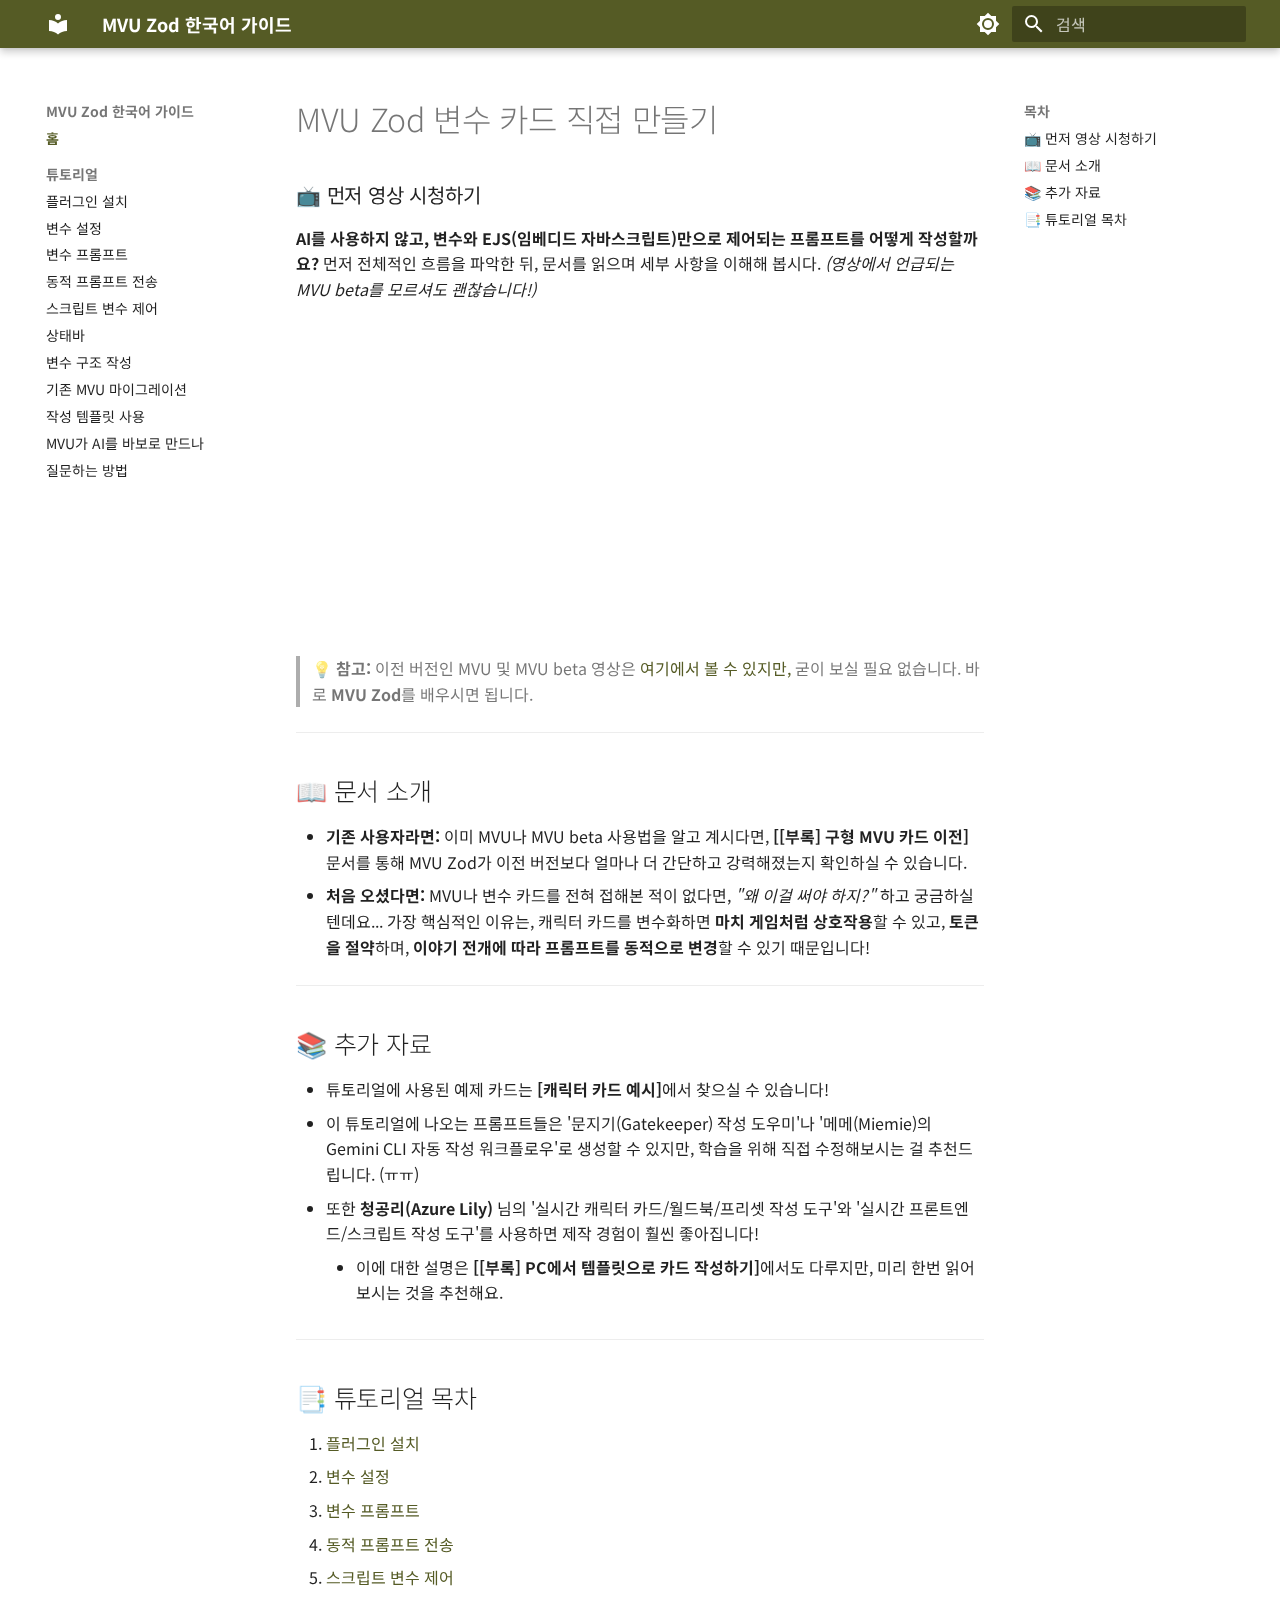
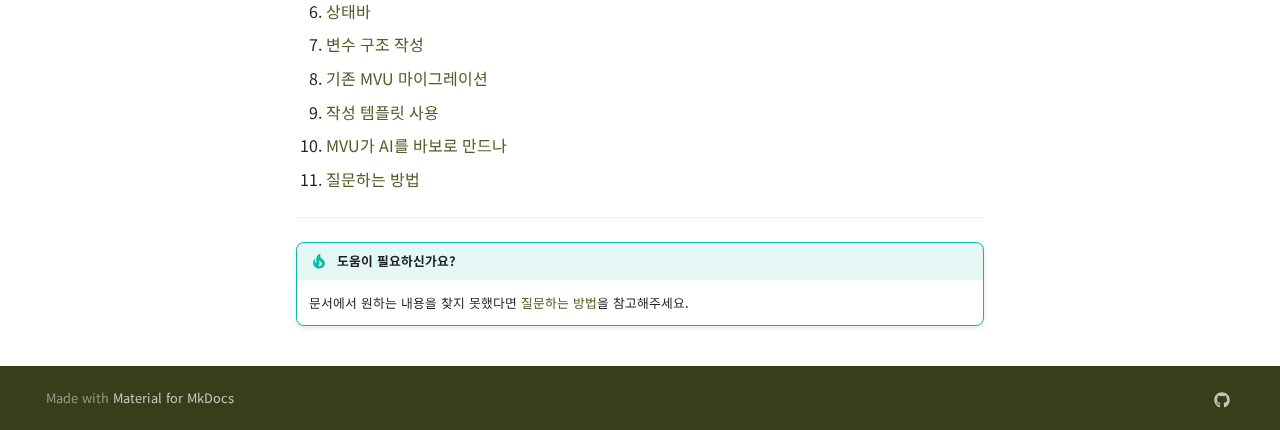
<file: site/index.html>
<!doctype html>
<html lang="ko" class="no-js">
  <head>
    
      <meta charset="utf-8">
      <meta name="viewport" content="width=device-width,initial-scale=1">
      
        <meta name="description" content="MVU Zod 플러그인 사용법을 위한 한국어 가이드">
      
      
      
        <link rel="canonical" href="https://example.github.io/mvu-zod-guide/">
      
      
      
        <link rel="next" href="%ED%8A%9C%ED%86%A0%EB%A6%AC%EC%96%BC/01-%ED%94%8C%EB%9F%AC%EA%B7%B8%EC%9D%B8-%EC%84%A4%EC%B9%98/">
      
      
        
      
      
      <link rel="icon" href="assets/images/favicon.png">
      <meta name="generator" content="mkdocs-1.6.1, mkdocs-material-9.7.1">
    
    
      
        <title>MVU Zod 한국어 가이드</title>
      
    
    
      <link rel="stylesheet" href="assets/stylesheets/main.484c7ddc.min.css">
      
        
        <link rel="stylesheet" href="assets/stylesheets/palette.ab4e12ef.min.css">
      
      


    
    
      
    
    
      
        
        
        <link rel="preconnect" href="https://fonts.gstatic.com" crossorigin>
        <link rel="stylesheet" href="https://fonts.googleapis.com/css?family=Noto+Sans+KR:300,300i,400,400i,700,700i%7CJetBrains+Mono:400,400i,700,700i&display=fallback">
        <style>:root{--md-text-font:"Noto Sans KR";--md-code-font:"JetBrains Mono"}</style>
      
    
    
      <link rel="stylesheet" href="stylesheets/extra.css">
    
    <script>__md_scope=new URL(".",location),__md_hash=e=>[...e].reduce(((e,_)=>(e<<5)-e+_.charCodeAt(0)),0),__md_get=(e,_=localStorage,t=__md_scope)=>JSON.parse(_.getItem(t.pathname+"."+e)),__md_set=(e,_,t=localStorage,a=__md_scope)=>{try{t.setItem(a.pathname+"."+e,JSON.stringify(_))}catch(e){}}</script>
    
      

    
    
  </head>
  
  
    
    
      
    
    
    
    
    <body dir="ltr" data-md-color-scheme="default" data-md-color-primary="custom" data-md-color-accent="custom">
  
    
    <input class="md-toggle" data-md-toggle="drawer" type="checkbox" id="__drawer" autocomplete="off">
    <input class="md-toggle" data-md-toggle="search" type="checkbox" id="__search" autocomplete="off">
    <label class="md-overlay" for="__drawer"></label>
    <div data-md-component="skip">
      
        
        <a href="#mvu-zod" class="md-skip">
          콘텐츠로 이동
        </a>
      
    </div>
    <div data-md-component="announce">
      
    </div>
    
    
      

  

<header class="md-header md-header--shadow" data-md-component="header">
  <nav class="md-header__inner md-grid" aria-label="상단/헤더">
    <a href="." title="MVU Zod 한국어 가이드" class="md-header__button md-logo" aria-label="MVU Zod 한국어 가이드" data-md-component="logo">
      
  
  <svg xmlns="http://www.w3.org/2000/svg" viewBox="0 0 24 24"><path d="M12 8a3 3 0 0 0 3-3 3 3 0 0 0-3-3 3 3 0 0 0-3 3 3 3 0 0 0 3 3m0 3.54C9.64 9.35 6.5 8 3 8v11c3.5 0 6.64 1.35 9 3.54 2.36-2.19 5.5-3.54 9-3.54V8c-3.5 0-6.64 1.35-9 3.54"/></svg>

    </a>
    <label class="md-header__button md-icon" for="__drawer">
      
      <svg xmlns="http://www.w3.org/2000/svg" viewBox="0 0 24 24"><path d="M3 6h18v2H3zm0 5h18v2H3zm0 5h18v2H3z"/></svg>
    </label>
    <div class="md-header__title" data-md-component="header-title">
      <div class="md-header__ellipsis">
        <div class="md-header__topic">
          <span class="md-ellipsis">
            MVU Zod 한국어 가이드
          </span>
        </div>
        <div class="md-header__topic" data-md-component="header-topic">
          <span class="md-ellipsis">
            
              홈
            
          </span>
        </div>
      </div>
    </div>
    
      
        <form class="md-header__option" data-md-component="palette">
  
    
    
    
    <input class="md-option" data-md-color-media="(prefers-color-scheme: light)" data-md-color-scheme="default" data-md-color-primary="custom" data-md-color-accent="custom"  aria-label="다크 모드로 전환"  type="radio" name="__palette" id="__palette_0">
    
      <label class="md-header__button md-icon" title="다크 모드로 전환" for="__palette_1" hidden>
        <svg xmlns="http://www.w3.org/2000/svg" viewBox="0 0 24 24"><path d="M12 8a4 4 0 0 0-4 4 4 4 0 0 0 4 4 4 4 0 0 0 4-4 4 4 0 0 0-4-4m0 10a6 6 0 0 1-6-6 6 6 0 0 1 6-6 6 6 0 0 1 6 6 6 6 0 0 1-6 6m8-9.31V4h-4.69L12 .69 8.69 4H4v4.69L.69 12 4 15.31V20h4.69L12 23.31 15.31 20H20v-4.69L23.31 12z"/></svg>
      </label>
    
  
    
    
    
    <input class="md-option" data-md-color-media="(prefers-color-scheme: dark)" data-md-color-scheme="slate" data-md-color-primary="custom" data-md-color-accent="custom"  aria-label="라이트 모드로 전환"  type="radio" name="__palette" id="__palette_1">
    
      <label class="md-header__button md-icon" title="라이트 모드로 전환" for="__palette_0" hidden>
        <svg xmlns="http://www.w3.org/2000/svg" viewBox="0 0 24 24"><path d="M12 18c-.89 0-1.74-.2-2.5-.55C11.56 16.5 13 14.42 13 12s-1.44-4.5-3.5-5.45C10.26 6.2 11.11 6 12 6a6 6 0 0 1 6 6 6 6 0 0 1-6 6m8-9.31V4h-4.69L12 .69 8.69 4H4v4.69L.69 12 4 15.31V20h4.69L12 23.31 15.31 20H20v-4.69L23.31 12z"/></svg>
      </label>
    
  
</form>
      
    
    
      <script>var palette=__md_get("__palette");if(palette&&palette.color){if("(prefers-color-scheme)"===palette.color.media){var media=matchMedia("(prefers-color-scheme: light)"),input=document.querySelector(media.matches?"[data-md-color-media='(prefers-color-scheme: light)']":"[data-md-color-media='(prefers-color-scheme: dark)']");palette.color.media=input.getAttribute("data-md-color-media"),palette.color.scheme=input.getAttribute("data-md-color-scheme"),palette.color.primary=input.getAttribute("data-md-color-primary"),palette.color.accent=input.getAttribute("data-md-color-accent")}for(var[key,value]of Object.entries(palette.color))document.body.setAttribute("data-md-color-"+key,value)}</script>
    
    
    
      
      
        <label class="md-header__button md-icon" for="__search">
          
          <svg xmlns="http://www.w3.org/2000/svg" viewBox="0 0 24 24"><path d="M9.5 3A6.5 6.5 0 0 1 16 9.5c0 1.61-.59 3.09-1.56 4.23l.27.27h.79l5 5-1.5 1.5-5-5v-.79l-.27-.27A6.52 6.52 0 0 1 9.5 16 6.5 6.5 0 0 1 3 9.5 6.5 6.5 0 0 1 9.5 3m0 2C7 5 5 7 5 9.5S7 14 9.5 14 14 12 14 9.5 12 5 9.5 5"/></svg>
        </label>
        <div class="md-search" data-md-component="search" role="dialog">
  <label class="md-search__overlay" for="__search"></label>
  <div class="md-search__inner" role="search">
    <form class="md-search__form" name="search">
      <input type="text" class="md-search__input" name="query" aria-label="검색" placeholder="검색" autocapitalize="off" autocorrect="off" autocomplete="off" spellcheck="false" data-md-component="search-query" required>
      <label class="md-search__icon md-icon" for="__search">
        
        <svg xmlns="http://www.w3.org/2000/svg" viewBox="0 0 24 24"><path d="M9.5 3A6.5 6.5 0 0 1 16 9.5c0 1.61-.59 3.09-1.56 4.23l.27.27h.79l5 5-1.5 1.5-5-5v-.79l-.27-.27A6.52 6.52 0 0 1 9.5 16 6.5 6.5 0 0 1 3 9.5 6.5 6.5 0 0 1 9.5 3m0 2C7 5 5 7 5 9.5S7 14 9.5 14 14 12 14 9.5 12 5 9.5 5"/></svg>
        
        <svg xmlns="http://www.w3.org/2000/svg" viewBox="0 0 24 24"><path d="M20 11v2H8l5.5 5.5-1.42 1.42L4.16 12l7.92-7.92L13.5 5.5 8 11z"/></svg>
      </label>
      <nav class="md-search__options" aria-label="검색">
        
          <a href="javascript:void(0)" class="md-search__icon md-icon" title="공유" aria-label="공유" data-clipboard data-clipboard-text="" data-md-component="search-share" tabindex="-1">
            
            <svg xmlns="http://www.w3.org/2000/svg" viewBox="0 0 24 24"><path d="M18 16.08c-.76 0-1.44.3-1.96.77L8.91 12.7c.05-.23.09-.46.09-.7s-.04-.47-.09-.7l7.05-4.11c.54.5 1.25.81 2.04.81a3 3 0 0 0 3-3 3 3 0 0 0-3-3 3 3 0 0 0-3 3c0 .24.04.47.09.7L8.04 9.81C7.5 9.31 6.79 9 6 9a3 3 0 0 0-3 3 3 3 0 0 0 3 3c.79 0 1.5-.31 2.04-.81l7.12 4.15c-.05.21-.08.43-.08.66 0 1.61 1.31 2.91 2.92 2.91s2.92-1.3 2.92-2.91A2.92 2.92 0 0 0 18 16.08"/></svg>
          </a>
        
        <button type="reset" class="md-search__icon md-icon" title="지우기" aria-label="지우기" tabindex="-1">
          
          <svg xmlns="http://www.w3.org/2000/svg" viewBox="0 0 24 24"><path d="M19 6.41 17.59 5 12 10.59 6.41 5 5 6.41 10.59 12 5 17.59 6.41 19 12 13.41 17.59 19 19 17.59 13.41 12z"/></svg>
        </button>
      </nav>
      
        <div class="md-search__suggest" data-md-component="search-suggest"></div>
      
    </form>
    <div class="md-search__output">
      <div class="md-search__scrollwrap" tabindex="0" data-md-scrollfix>
        <div class="md-search-result" data-md-component="search-result">
          <div class="md-search-result__meta">
            검색 초기화
          </div>
          <ol class="md-search-result__list" role="presentation"></ol>
        </div>
      </div>
    </div>
  </div>
</div>
      
    
    
  </nav>
  
</header>
    
    <div class="md-container" data-md-component="container">
      
      
        
          
        
      
      <main class="md-main" data-md-component="main">
        <div class="md-main__inner md-grid">
          
            
              
              <div class="md-sidebar md-sidebar--primary" data-md-component="sidebar" data-md-type="navigation" >
                <div class="md-sidebar__scrollwrap">
                  <div class="md-sidebar__inner">
                    



<nav class="md-nav md-nav--primary" aria-label="네비게이션" data-md-level="0">
  <label class="md-nav__title" for="__drawer">
    <a href="." title="MVU Zod 한국어 가이드" class="md-nav__button md-logo" aria-label="MVU Zod 한국어 가이드" data-md-component="logo">
      
  
  <svg xmlns="http://www.w3.org/2000/svg" viewBox="0 0 24 24"><path d="M12 8a3 3 0 0 0 3-3 3 3 0 0 0-3-3 3 3 0 0 0-3 3 3 3 0 0 0 3 3m0 3.54C9.64 9.35 6.5 8 3 8v11c3.5 0 6.64 1.35 9 3.54 2.36-2.19 5.5-3.54 9-3.54V8c-3.5 0-6.64 1.35-9 3.54"/></svg>

    </a>
    MVU Zod 한국어 가이드
  </label>
  
  <ul class="md-nav__list" data-md-scrollfix>
    
      
      
  
  
    
  
  
  
    <li class="md-nav__item md-nav__item--active">
      
      <input class="md-nav__toggle md-toggle" type="checkbox" id="__toc">
      
      
        
      
      
        <label class="md-nav__link md-nav__link--active" for="__toc">
          
  
  
  <span class="md-ellipsis">
    
  
    홈
  

    
  </span>
  
  

          <span class="md-nav__icon md-icon"></span>
        </label>
      
      <a href="." class="md-nav__link md-nav__link--active">
        
  
  
  <span class="md-ellipsis">
    
  
    홈
  

    
  </span>
  
  

      </a>
      
        

<nav class="md-nav md-nav--secondary" aria-label="목차">
  
  
  
    
  
  
    <label class="md-nav__title" for="__toc">
      <span class="md-nav__icon md-icon"></span>
      목차
    </label>
    <ul class="md-nav__list" data-md-component="toc" data-md-scrollfix>
      
        <li class="md-nav__item">
  <a href="#_1" class="md-nav__link">
    <span class="md-ellipsis">
      
        📺 먼저 영상 시청하기
      
    </span>
  </a>
  
</li>
      
        <li class="md-nav__item">
  <a href="#_2" class="md-nav__link">
    <span class="md-ellipsis">
      
        📖 문서 소개
      
    </span>
  </a>
  
</li>
      
        <li class="md-nav__item">
  <a href="#_3" class="md-nav__link">
    <span class="md-ellipsis">
      
        📚 추가 자료
      
    </span>
  </a>
  
</li>
      
        <li class="md-nav__item">
  <a href="#_4" class="md-nav__link">
    <span class="md-ellipsis">
      
        📑 튜토리얼 목차
      
    </span>
  </a>
  
</li>
      
    </ul>
  
</nav>
      
    </li>
  

    
      
      
  
  
  
  
    
    
      
        
      
        
      
        
      
        
      
        
      
        
      
        
      
        
      
        
      
        
      
        
      
    
    
    
      
        
        
      
    
    
    <li class="md-nav__item md-nav__item--section md-nav__item--nested">
      
        
        
          
        
        <input class="md-nav__toggle md-toggle md-toggle--indeterminate" type="checkbox" id="__nav_2" >
        
          
          <label class="md-nav__link" for="__nav_2" id="__nav_2_label" tabindex="">
            
  
  
  <span class="md-ellipsis">
    
  
    튜토리얼
  

    
  </span>
  
  

            <span class="md-nav__icon md-icon"></span>
          </label>
        
        <nav class="md-nav" data-md-level="1" aria-labelledby="__nav_2_label" aria-expanded="false">
          <label class="md-nav__title" for="__nav_2">
            <span class="md-nav__icon md-icon"></span>
            
  
    튜토리얼
  

          </label>
          <ul class="md-nav__list" data-md-scrollfix>
            
              
                
  
  
  
  
    <li class="md-nav__item">
      <a href="%ED%8A%9C%ED%86%A0%EB%A6%AC%EC%96%BC/01-%ED%94%8C%EB%9F%AC%EA%B7%B8%EC%9D%B8-%EC%84%A4%EC%B9%98/" class="md-nav__link">
        
  
  
  <span class="md-ellipsis">
    
  
    플러그인 설치
  

    
  </span>
  
  

      </a>
    </li>
  

              
            
              
                
  
  
  
  
    <li class="md-nav__item">
      <a href="%ED%8A%9C%ED%86%A0%EB%A6%AC%EC%96%BC/02-%EB%B3%80%EC%88%98-%EC%84%A4%EC%A0%95/" class="md-nav__link">
        
  
  
  <span class="md-ellipsis">
    
  
    변수 설정
  

    
  </span>
  
  

      </a>
    </li>
  

              
            
              
                
  
  
  
  
    <li class="md-nav__item">
      <a href="%ED%8A%9C%ED%86%A0%EB%A6%AC%EC%96%BC/03-%EB%B3%80%EC%88%98-%ED%94%84%EB%A1%AC%ED%94%84%ED%8A%B8/" class="md-nav__link">
        
  
  
  <span class="md-ellipsis">
    
  
    변수 프롬프트
  

    
  </span>
  
  

      </a>
    </li>
  

              
            
              
                
  
  
  
  
    <li class="md-nav__item">
      <a href="%ED%8A%9C%ED%86%A0%EB%A6%AC%EC%96%BC/04-%EB%8F%99%EC%A0%81-%ED%94%84%EB%A1%AC%ED%94%84%ED%8A%B8-%EC%A0%84%EC%86%A1/" class="md-nav__link">
        
  
  
  <span class="md-ellipsis">
    
  
    동적 프롬프트 전송
  

    
  </span>
  
  

      </a>
    </li>
  

              
            
              
                
  
  
  
  
    <li class="md-nav__item">
      <a href="%ED%8A%9C%ED%86%A0%EB%A6%AC%EC%96%BC/05-%EC%8A%A4%ED%81%AC%EB%A6%BD%ED%8A%B8-%EB%B3%80%EC%88%98-%EC%A0%9C%EC%96%B4/" class="md-nav__link">
        
  
  
  <span class="md-ellipsis">
    
  
    스크립트 변수 제어
  

    
  </span>
  
  

      </a>
    </li>
  

              
            
              
                
  
  
  
  
    <li class="md-nav__item">
      <a href="%ED%8A%9C%ED%86%A0%EB%A6%AC%EC%96%BC/06-%EC%83%81%ED%83%9C%EB%B0%94/" class="md-nav__link">
        
  
  
  <span class="md-ellipsis">
    
  
    상태바
  

    
  </span>
  
  

      </a>
    </li>
  

              
            
              
                
  
  
  
  
    <li class="md-nav__item">
      <a href="%ED%8A%9C%ED%86%A0%EB%A6%AC%EC%96%BC/07-%EB%B3%80%EC%88%98-%EA%B5%AC%EC%A1%B0-%EC%9E%91%EC%84%B1/" class="md-nav__link">
        
  
  
  <span class="md-ellipsis">
    
  
    변수 구조 작성
  

    
  </span>
  
  

      </a>
    </li>
  

              
            
              
                
  
  
  
  
    <li class="md-nav__item">
      <a href="%ED%8A%9C%ED%86%A0%EB%A6%AC%EC%96%BC/08-%EA%B8%B0%EC%A1%B4-MVU-%EB%A7%88%EC%9D%B4%EA%B7%B8%EB%A0%88%EC%9D%B4%EC%85%98/" class="md-nav__link">
        
  
  
  <span class="md-ellipsis">
    
  
    기존 MVU 마이그레이션
  

    
  </span>
  
  

      </a>
    </li>
  

              
            
              
                
  
  
  
  
    <li class="md-nav__item">
      <a href="%ED%8A%9C%ED%86%A0%EB%A6%AC%EC%96%BC/09-%EC%9E%91%EC%84%B1-%ED%85%9C%ED%94%8C%EB%A6%BF-%EC%82%AC%EC%9A%A9/" class="md-nav__link">
        
  
  
  <span class="md-ellipsis">
    
  
    작성 템플릿 사용
  

    
  </span>
  
  

      </a>
    </li>
  

              
            
              
                
  
  
  
  
    <li class="md-nav__item">
      <a href="%ED%8A%9C%ED%86%A0%EB%A6%AC%EC%96%BC/10-MVU%EA%B0%80-AI%EB%A5%BC-%EB%B0%94%EB%B3%B4%EB%A1%9C-%EB%A7%8C%EB%93%9C%EB%82%98/" class="md-nav__link">
        
  
  
  <span class="md-ellipsis">
    
  
    MVU가 AI를 바보로 만드나
  

    
  </span>
  
  

      </a>
    </li>
  

              
            
              
                
  
  
  
  
    <li class="md-nav__item">
      <a href="%ED%8A%9C%ED%86%A0%EB%A6%AC%EC%96%BC/11-%EC%A7%88%EB%AC%B8%ED%95%98%EB%8A%94-%EB%B0%A9%EB%B2%95/" class="md-nav__link">
        
  
  
  <span class="md-ellipsis">
    
  
    질문하는 방법
  

    
  </span>
  
  

      </a>
    </li>
  

              
            
          </ul>
        </nav>
      
    </li>
  

    
  </ul>
</nav>
                  </div>
                </div>
              </div>
            
            
              
              <div class="md-sidebar md-sidebar--secondary" data-md-component="sidebar" data-md-type="toc" >
                <div class="md-sidebar__scrollwrap">
                  <div class="md-sidebar__inner">
                    

<nav class="md-nav md-nav--secondary" aria-label="목차">
  
  
  
    
  
  
    <label class="md-nav__title" for="__toc">
      <span class="md-nav__icon md-icon"></span>
      목차
    </label>
    <ul class="md-nav__list" data-md-component="toc" data-md-scrollfix>
      
        <li class="md-nav__item">
  <a href="#_1" class="md-nav__link">
    <span class="md-ellipsis">
      
        📺 먼저 영상 시청하기
      
    </span>
  </a>
  
</li>
      
        <li class="md-nav__item">
  <a href="#_2" class="md-nav__link">
    <span class="md-ellipsis">
      
        📖 문서 소개
      
    </span>
  </a>
  
</li>
      
        <li class="md-nav__item">
  <a href="#_3" class="md-nav__link">
    <span class="md-ellipsis">
      
        📚 추가 자료
      
    </span>
  </a>
  
</li>
      
        <li class="md-nav__item">
  <a href="#_4" class="md-nav__link">
    <span class="md-ellipsis">
      
        📑 튜토리얼 목차
      
    </span>
  </a>
  
</li>
      
    </ul>
  
</nav>
                  </div>
                </div>
              </div>
            
          
          
            <div class="md-content" data-md-component="content">
              
              <article class="md-content__inner md-typeset">
                
                  



<h1 id="mvu-zod">MVU Zod 변수 카드 직접 만들기<a class="headerlink" href="#mvu-zod" title="Permanent link">&para;</a></h1>
<h3 id="_1">📺 먼저 영상 시청하기<a class="headerlink" href="#_1" title="Permanent link">&para;</a></h3>
<p><strong>AI를 사용하지 않고, 변수와 EJS(임베디드 자바스크립트)만으로 제어되는 프롬프트를 어떻게 작성할까요?</strong>
먼저 전체적인 흐름을 파악한 뒤, 문서를 읽으며 세부 사항을 이해해 봅시다.
<em>(영상에서 언급되는 MVU beta를 모르셔도 괜찮습니다!)</em></p>
<iframe width="560" height="315" src="https://www.youtube.com/embed/2QA4FUkzACU" frameborder="0" allowfullscreen></iframe>

<blockquote>
<p>💡 <strong>참고:</strong> 이전 버전인 MVU 및 MVU beta 영상은 <a href="https://www.youtube.com/@lolo-v5f3d">여기에서 볼 수 있지만,</a> 굳이 보실 필요 없습니다. 바로 <strong>MVU Zod</strong>를 배우시면 됩니다.</p>
</blockquote>
<hr />
<h2 id="_2">📖 문서 소개<a class="headerlink" href="#_2" title="Permanent link">&para;</a></h2>
<ul>
<li><strong>기존 사용자라면:</strong> 이미 MVU나 MVU beta 사용법을 알고 계시다면, <strong>[[부록] 구형 MVU 카드 이전]</strong> 문서를 통해 MVU Zod가 이전 버전보다 얼마나 더 간단하고 강력해졌는지 확인하실 수 있습니다.</li>
<li><strong>처음 오셨다면:</strong> MVU나 변수 카드를 전혀 접해본 적이 없다면, <em>"왜 이걸 써야 하지?"</em> 하고 궁금하실 텐데요...
    가장 핵심적인 이유는, 캐릭터 카드를 변수화하면 <strong>마치 게임처럼 상호작용</strong>할 수 있고, <strong>토큰을 절약</strong>하며, <strong>이야기 전개에 따라 프롬프트를 동적으로 변경</strong>할 수 있기 때문입니다!</li>
</ul>
<hr />
<h2 id="_3">📚 추가 자료<a class="headerlink" href="#_3" title="Permanent link">&para;</a></h2>
<ul>
<li>튜토리얼에 사용된 예제 카드는 <strong>[캐릭터 카드 예시]</strong>에서 찾으실 수 있습니다!</li>
<li>이 튜토리얼에 나오는 프롬프트들은 '문지기(Gatekeeper) 작성 도우미'나 '메메(Miemie)의 Gemini CLI 자동 작성 워크플로우'로 생성할 수 있지만, 학습을 위해 직접 수정해보시는 걸 추천드립니다. (ㅠㅠ)</li>
<li>또한 <strong>청공리(Azure Lily)</strong> 님의 '실시간 캐릭터 카드/월드북/프리셋 작성 도구'와 '실시간 프론트엔드/스크립트 작성 도구'를 사용하면 제작 경험이 훨씬 좋아집니다!<ul>
<li>이에 대한 설명은 <strong>[[부록] PC에서 템플릿으로 카드 작성하기]</strong>에서도 다루지만, 미리 한번 읽어보시는 것을 추천해요.</li>
</ul>
</li>
</ul>
<hr />
<h2 id="_4">📑 튜토리얼 목차<a class="headerlink" href="#_4" title="Permanent link">&para;</a></h2>
<ol>
<li><a href="%ED%8A%9C%ED%86%A0%EB%A6%AC%EC%96%BC/01-%ED%94%8C%EB%9F%AC%EA%B7%B8%EC%9D%B8-%EC%84%A4%EC%B9%98/">플러그인 설치</a></li>
<li><a href="%ED%8A%9C%ED%86%A0%EB%A6%AC%EC%96%BC/02-%EB%B3%80%EC%88%98-%EC%84%A4%EC%A0%95/">변수 설정</a></li>
<li><a href="%ED%8A%9C%ED%86%A0%EB%A6%AC%EC%96%BC/03-%EB%B3%80%EC%88%98-%ED%94%84%EB%A1%AC%ED%94%84%ED%8A%B8/">변수 프롬프트</a></li>
<li><a href="%ED%8A%9C%ED%86%A0%EB%A6%AC%EC%96%BC/04-%EB%8F%99%EC%A0%81-%ED%94%84%EB%A1%AC%ED%94%84%ED%8A%B8-%EC%A0%84%EC%86%A1/">동적 프롬프트 전송</a></li>
<li><a href="%ED%8A%9C%ED%86%A0%EB%A6%AC%EC%96%BC/05-%EC%8A%A4%ED%81%AC%EB%A6%BD%ED%8A%B8-%EB%B3%80%EC%88%98-%EC%A0%9C%EC%96%B4/">스크립트 변수 제어</a></li>
<li><a href="%ED%8A%9C%ED%86%A0%EB%A6%AC%EC%96%BC/06-%EC%83%81%ED%83%9C%EB%B0%94/">상태바</a></li>
<li><a href="%ED%8A%9C%ED%86%A0%EB%A6%AC%EC%96%BC/07-%EB%B3%80%EC%88%98-%EA%B5%AC%EC%A1%B0-%EC%9E%91%EC%84%B1/">변수 구조 작성</a></li>
<li><a href="%ED%8A%9C%ED%86%A0%EB%A6%AC%EC%96%BC/08-%EA%B8%B0%EC%A1%B4-MVU-%EB%A7%88%EC%9D%B4%EA%B7%B8%EB%A0%88%EC%9D%B4%EC%85%98/">기존 MVU 마이그레이션</a></li>
<li><a href="%ED%8A%9C%ED%86%A0%EB%A6%AC%EC%96%BC/09-%EC%9E%91%EC%84%B1-%ED%85%9C%ED%94%8C%EB%A6%BF-%EC%82%AC%EC%9A%A9/">작성 템플릿 사용</a></li>
<li><a href="%ED%8A%9C%ED%86%A0%EB%A6%AC%EC%96%BC/10-MVU%EA%B0%80-AI%EB%A5%BC-%EB%B0%94%EB%B3%B4%EB%A1%9C-%EB%A7%8C%EB%93%9C%EB%82%98/">MVU가 AI를 바보로 만드나</a></li>
<li><a href="%ED%8A%9C%ED%86%A0%EB%A6%AC%EC%96%BC/11-%EC%A7%88%EB%AC%B8%ED%95%98%EB%8A%94-%EB%B0%A9%EB%B2%95/">질문하는 방법</a></li>
</ol>
<hr />
<div class="admonition tip">
<p class="admonition-title">도움이 필요하신가요?</p>
<p>문서에서 원하는 내용을 찾지 못했다면 <a href="%ED%8A%9C%ED%86%A0%EB%A6%AC%EC%96%BC/11-%EC%A7%88%EB%AC%B8%ED%95%98%EB%8A%94-%EB%B0%A9%EB%B2%95/">질문하는 방법</a>을 참고해주세요.</p>
</div>












                
              </article>
            </div>
          
          
<script>var target=document.getElementById(location.hash.slice(1));target&&target.name&&(target.checked=target.name.startsWith("__tabbed_"))</script>
        </div>
        
          <button type="button" class="md-top md-icon" data-md-component="top" hidden>
  
  <svg xmlns="http://www.w3.org/2000/svg" viewBox="0 0 24 24"><path d="M13 20h-2V8l-5.5 5.5-1.42-1.42L12 4.16l7.92 7.92-1.42 1.42L13 8z"/></svg>
  맨위로
</button>
        
      </main>
      
        <footer class="md-footer">
  
  <div class="md-footer-meta md-typeset">
    <div class="md-footer-meta__inner md-grid">
      <div class="md-copyright">
  
  
    Made with
    <a href="https://squidfunk.github.io/mkdocs-material/" target="_blank" rel="noopener">
      Material for MkDocs
    </a>
  
</div>
      
        
<div class="md-social">
  
    
    
    
    
      
      
    
    <a href="https://github.com/" target="_blank" rel="noopener" title="github.com" class="md-social__link">
      <svg xmlns="http://www.w3.org/2000/svg" viewBox="0 0 512 512"><!--! Font Awesome Free 7.1.0 by @fontawesome - https://fontawesome.com License - https://fontawesome.com/license/free (Icons: CC BY 4.0, Fonts: SIL OFL 1.1, Code: MIT License) Copyright 2025 Fonticons, Inc.--><path d="M173.9 397.4c0 2-2.3 3.6-5.2 3.6-3.3.3-5.6-1.3-5.6-3.6 0-2 2.3-3.6 5.2-3.6 3-.3 5.6 1.3 5.6 3.6m-31.1-4.5c-.7 2 1.3 4.3 4.3 4.9 2.6 1 5.6 0 6.2-2s-1.3-4.3-4.3-5.2c-2.6-.7-5.5.3-6.2 2.3m44.2-1.7c-2.9.7-4.9 2.6-4.6 4.9.3 2 2.9 3.3 5.9 2.6 2.9-.7 4.9-2.6 4.6-4.6-.3-1.9-3-3.2-5.9-2.9M252.8 8C114.1 8 8 113.3 8 252c0 110.9 69.8 205.8 169.5 239.2 12.8 2.3 17.3-5.6 17.3-12.1 0-6.2-.3-40.4-.3-61.4 0 0-70 15-84.7-29.8 0 0-11.4-29.1-27.8-36.6 0 0-22.9-15.7 1.6-15.4 0 0 24.9 2 38.6 25.8 21.9 38.6 58.6 27.5 72.9 20.9 2.3-16 8.8-27.1 16-33.7-55.9-6.2-112.3-14.3-112.3-110.5 0-27.5 7.6-41.3 23.6-58.9-2.6-6.5-11.1-33.3 2.6-67.9 20.9-6.5 69 27 69 27 20-5.6 41.5-8.5 62.8-8.5s42.8 2.9 62.8 8.5c0 0 48.1-33.6 69-27 13.7 34.7 5.2 61.4 2.6 67.9 16 17.7 25.8 31.5 25.8 58.9 0 96.5-58.9 104.2-114.8 110.5 9.2 7.9 17 22.9 17 46.4 0 33.7-.3 75.4-.3 83.6 0 6.5 4.6 14.4 17.3 12.1C436.2 457.8 504 362.9 504 252 504 113.3 391.5 8 252.8 8M105.2 352.9c-1.3 1-1 3.3.7 5.2 1.6 1.6 3.9 2.3 5.2 1 1.3-1 1-3.3-.7-5.2-1.6-1.6-3.9-2.3-5.2-1m-10.8-8.1c-.7 1.3.3 2.9 2.3 3.9 1.6 1 3.6.7 4.3-.7.7-1.3-.3-2.9-2.3-3.9-2-.6-3.6-.3-4.3.7m32.4 35.6c-1.6 1.3-1 4.3 1.3 6.2 2.3 2.3 5.2 2.6 6.5 1 1.3-1.3.7-4.3-1.3-6.2-2.2-2.3-5.2-2.6-6.5-1m-11.4-14.7c-1.6 1-1.6 3.6 0 5.9s4.3 3.3 5.6 2.3c1.6-1.3 1.6-3.9 0-6.2-1.4-2.3-4-3.3-5.6-2"/></svg>
    </a>
  
</div>
      
    </div>
  </div>
</footer>
      
    </div>
    <div class="md-dialog" data-md-component="dialog">
      <div class="md-dialog__inner md-typeset"></div>
    </div>
    
    
    
      
      
      <script id="__config" type="application/json">{"annotate": null, "base": ".", "features": ["navigation.instant", "navigation.tracking", "navigation.sections", "navigation.expand", "navigation.indexes", "navigation.top", "search.suggest", "search.highlight", "search.share", "content.code.copy", "content.code.annotate", "toc.follow"], "search": "assets/javascripts/workers/search.2c215733.min.js", "tags": null, "translations": {"clipboard.copied": "\ud074\ub9bd\ubcf4\ub4dc\uc5d0 \ubcf5\uc0ac\ub428", "clipboard.copy": "\ud074\ub9bd\ubcf4\ub4dc\ub85c \ubcf5\uc0ac", "search.result.more.one": "\uc774 \ubb38\uc11c\uc5d0\uc11c 1\uac1c\uc758 \uac80\uc0c9 \uacb0\uacfc \ub354 \ubcf4\uae30", "search.result.more.other": "\uc774 \ubb38\uc11c\uc5d0\uc11c #\uac1c\uc758 \uac80\uc0c9 \uacb0\uacfc \ub354 \ubcf4\uae30", "search.result.none": "\uac80\uc0c9\uc5b4\uc640 \uc77c\uce58\ud558\ub294 \ubb38\uc11c\uac00 \uc5c6\uc2b5\ub2c8\ub2e4", "search.result.one": "1\uac1c\uc758 \uc77c\uce58\ud558\ub294 \ubb38\uc11c", "search.result.other": "#\uac1c\uc758 \uc77c\uce58\ud558\ub294 \ubb38\uc11c", "search.result.placeholder": "\uac80\uc0c9\uc5b4\ub97c \uc785\ub825\ud558\uc138\uc694", "search.result.term.missing": "\ud3ec\ud568\ub418\uc9c0 \uc54a\uc740 \uac80\uc0c9\uc5b4", "select.version": "\ubc84\uc804 \uc120\ud0dd"}, "version": null}</script>
    
    
      <script src="assets/javascripts/bundle.79ae519e.min.js"></script>
      
    
  </body>
</html>
</file>
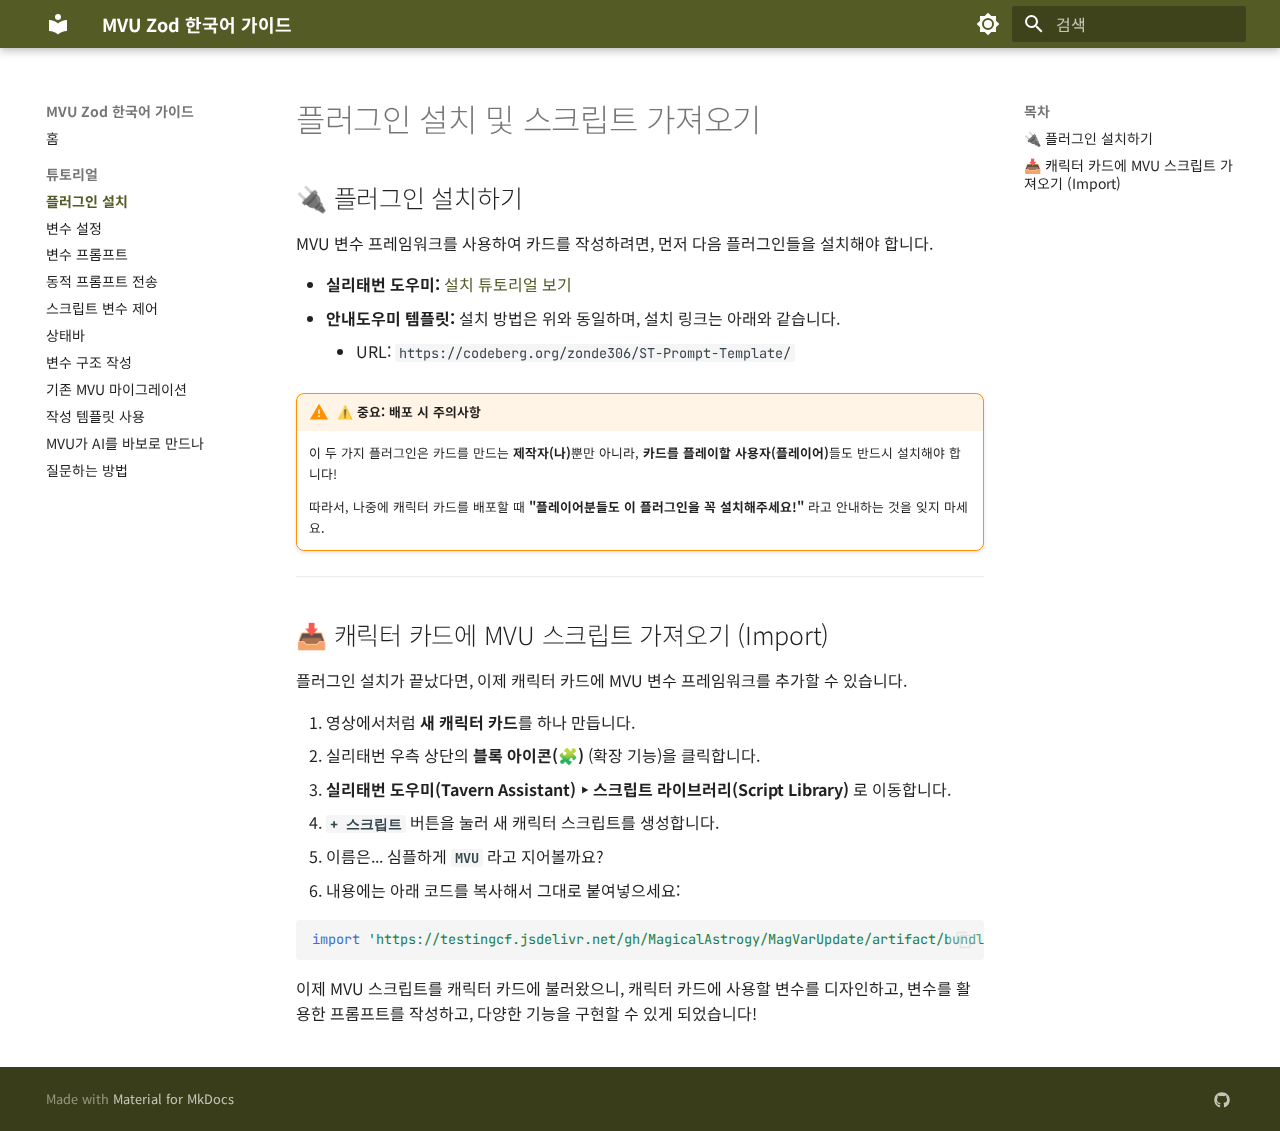
<file: site/튜토리얼/01-플러그인-설치/index.html>
<!doctype html>
<html lang="ko" class="no-js">
  <head>
    
      <meta charset="utf-8">
      <meta name="viewport" content="width=device-width,initial-scale=1">
      
        <meta name="description" content="MVU Zod 플러그인 사용법을 위한 한국어 가이드">
      
      
      
        <link rel="canonical" href="https://example.github.io/mvu-zod-guide/%ED%8A%9C%ED%86%A0%EB%A6%AC%EC%96%BC/01-%ED%94%8C%EB%9F%AC%EA%B7%B8%EC%9D%B8-%EC%84%A4%EC%B9%98/">
      
      
        <link rel="prev" href="../..">
      
      
        <link rel="next" href="../02-%EB%B3%80%EC%88%98-%EC%84%A4%EC%A0%95/">
      
      
        
      
      
      <link rel="icon" href="../../assets/images/favicon.png">
      <meta name="generator" content="mkdocs-1.6.1, mkdocs-material-9.7.1">
    
    
      
        <title>플러그인 설치 - MVU Zod 한국어 가이드</title>
      
    
    
      <link rel="stylesheet" href="../../assets/stylesheets/main.484c7ddc.min.css">
      
        
        <link rel="stylesheet" href="../../assets/stylesheets/palette.ab4e12ef.min.css">
      
      


    
    
      
    
    
      
        
        
        <link rel="preconnect" href="https://fonts.gstatic.com" crossorigin>
        <link rel="stylesheet" href="https://fonts.googleapis.com/css?family=Noto+Sans+KR:300,300i,400,400i,700,700i%7CJetBrains+Mono:400,400i,700,700i&display=fallback">
        <style>:root{--md-text-font:"Noto Sans KR";--md-code-font:"JetBrains Mono"}</style>
      
    
    
      <link rel="stylesheet" href="../../stylesheets/extra.css">
    
    <script>__md_scope=new URL("../..",location),__md_hash=e=>[...e].reduce(((e,_)=>(e<<5)-e+_.charCodeAt(0)),0),__md_get=(e,_=localStorage,t=__md_scope)=>JSON.parse(_.getItem(t.pathname+"."+e)),__md_set=(e,_,t=localStorage,a=__md_scope)=>{try{t.setItem(a.pathname+"."+e,JSON.stringify(_))}catch(e){}}</script>
    
      

    
    
  </head>
  
  
    
    
      
    
    
    
    
    <body dir="ltr" data-md-color-scheme="default" data-md-color-primary="custom" data-md-color-accent="custom">
  
    
    <input class="md-toggle" data-md-toggle="drawer" type="checkbox" id="__drawer" autocomplete="off">
    <input class="md-toggle" data-md-toggle="search" type="checkbox" id="__search" autocomplete="off">
    <label class="md-overlay" for="__drawer"></label>
    <div data-md-component="skip">
      
        
        <a href="#_1" class="md-skip">
          콘텐츠로 이동
        </a>
      
    </div>
    <div data-md-component="announce">
      
    </div>
    
    
      

  

<header class="md-header md-header--shadow" data-md-component="header">
  <nav class="md-header__inner md-grid" aria-label="상단/헤더">
    <a href="../.." title="MVU Zod 한국어 가이드" class="md-header__button md-logo" aria-label="MVU Zod 한국어 가이드" data-md-component="logo">
      
  
  <svg xmlns="http://www.w3.org/2000/svg" viewBox="0 0 24 24"><path d="M12 8a3 3 0 0 0 3-3 3 3 0 0 0-3-3 3 3 0 0 0-3 3 3 3 0 0 0 3 3m0 3.54C9.64 9.35 6.5 8 3 8v11c3.5 0 6.64 1.35 9 3.54 2.36-2.19 5.5-3.54 9-3.54V8c-3.5 0-6.64 1.35-9 3.54"/></svg>

    </a>
    <label class="md-header__button md-icon" for="__drawer">
      
      <svg xmlns="http://www.w3.org/2000/svg" viewBox="0 0 24 24"><path d="M3 6h18v2H3zm0 5h18v2H3zm0 5h18v2H3z"/></svg>
    </label>
    <div class="md-header__title" data-md-component="header-title">
      <div class="md-header__ellipsis">
        <div class="md-header__topic">
          <span class="md-ellipsis">
            MVU Zod 한국어 가이드
          </span>
        </div>
        <div class="md-header__topic" data-md-component="header-topic">
          <span class="md-ellipsis">
            
              플러그인 설치
            
          </span>
        </div>
      </div>
    </div>
    
      
        <form class="md-header__option" data-md-component="palette">
  
    
    
    
    <input class="md-option" data-md-color-media="(prefers-color-scheme: light)" data-md-color-scheme="default" data-md-color-primary="custom" data-md-color-accent="custom"  aria-label="다크 모드로 전환"  type="radio" name="__palette" id="__palette_0">
    
      <label class="md-header__button md-icon" title="다크 모드로 전환" for="__palette_1" hidden>
        <svg xmlns="http://www.w3.org/2000/svg" viewBox="0 0 24 24"><path d="M12 8a4 4 0 0 0-4 4 4 4 0 0 0 4 4 4 4 0 0 0 4-4 4 4 0 0 0-4-4m0 10a6 6 0 0 1-6-6 6 6 0 0 1 6-6 6 6 0 0 1 6 6 6 6 0 0 1-6 6m8-9.31V4h-4.69L12 .69 8.69 4H4v4.69L.69 12 4 15.31V20h4.69L12 23.31 15.31 20H20v-4.69L23.31 12z"/></svg>
      </label>
    
  
    
    
    
    <input class="md-option" data-md-color-media="(prefers-color-scheme: dark)" data-md-color-scheme="slate" data-md-color-primary="custom" data-md-color-accent="custom"  aria-label="라이트 모드로 전환"  type="radio" name="__palette" id="__palette_1">
    
      <label class="md-header__button md-icon" title="라이트 모드로 전환" for="__palette_0" hidden>
        <svg xmlns="http://www.w3.org/2000/svg" viewBox="0 0 24 24"><path d="M12 18c-.89 0-1.74-.2-2.5-.55C11.56 16.5 13 14.42 13 12s-1.44-4.5-3.5-5.45C10.26 6.2 11.11 6 12 6a6 6 0 0 1 6 6 6 6 0 0 1-6 6m8-9.31V4h-4.69L12 .69 8.69 4H4v4.69L.69 12 4 15.31V20h4.69L12 23.31 15.31 20H20v-4.69L23.31 12z"/></svg>
      </label>
    
  
</form>
      
    
    
      <script>var palette=__md_get("__palette");if(palette&&palette.color){if("(prefers-color-scheme)"===palette.color.media){var media=matchMedia("(prefers-color-scheme: light)"),input=document.querySelector(media.matches?"[data-md-color-media='(prefers-color-scheme: light)']":"[data-md-color-media='(prefers-color-scheme: dark)']");palette.color.media=input.getAttribute("data-md-color-media"),palette.color.scheme=input.getAttribute("data-md-color-scheme"),palette.color.primary=input.getAttribute("data-md-color-primary"),palette.color.accent=input.getAttribute("data-md-color-accent")}for(var[key,value]of Object.entries(palette.color))document.body.setAttribute("data-md-color-"+key,value)}</script>
    
    
    
      
      
        <label class="md-header__button md-icon" for="__search">
          
          <svg xmlns="http://www.w3.org/2000/svg" viewBox="0 0 24 24"><path d="M9.5 3A6.5 6.5 0 0 1 16 9.5c0 1.61-.59 3.09-1.56 4.23l.27.27h.79l5 5-1.5 1.5-5-5v-.79l-.27-.27A6.52 6.52 0 0 1 9.5 16 6.5 6.5 0 0 1 3 9.5 6.5 6.5 0 0 1 9.5 3m0 2C7 5 5 7 5 9.5S7 14 9.5 14 14 12 14 9.5 12 5 9.5 5"/></svg>
        </label>
        <div class="md-search" data-md-component="search" role="dialog">
  <label class="md-search__overlay" for="__search"></label>
  <div class="md-search__inner" role="search">
    <form class="md-search__form" name="search">
      <input type="text" class="md-search__input" name="query" aria-label="검색" placeholder="검색" autocapitalize="off" autocorrect="off" autocomplete="off" spellcheck="false" data-md-component="search-query" required>
      <label class="md-search__icon md-icon" for="__search">
        
        <svg xmlns="http://www.w3.org/2000/svg" viewBox="0 0 24 24"><path d="M9.5 3A6.5 6.5 0 0 1 16 9.5c0 1.61-.59 3.09-1.56 4.23l.27.27h.79l5 5-1.5 1.5-5-5v-.79l-.27-.27A6.52 6.52 0 0 1 9.5 16 6.5 6.5 0 0 1 3 9.5 6.5 6.5 0 0 1 9.5 3m0 2C7 5 5 7 5 9.5S7 14 9.5 14 14 12 14 9.5 12 5 9.5 5"/></svg>
        
        <svg xmlns="http://www.w3.org/2000/svg" viewBox="0 0 24 24"><path d="M20 11v2H8l5.5 5.5-1.42 1.42L4.16 12l7.92-7.92L13.5 5.5 8 11z"/></svg>
      </label>
      <nav class="md-search__options" aria-label="검색">
        
          <a href="javascript:void(0)" class="md-search__icon md-icon" title="공유" aria-label="공유" data-clipboard data-clipboard-text="" data-md-component="search-share" tabindex="-1">
            
            <svg xmlns="http://www.w3.org/2000/svg" viewBox="0 0 24 24"><path d="M18 16.08c-.76 0-1.44.3-1.96.77L8.91 12.7c.05-.23.09-.46.09-.7s-.04-.47-.09-.7l7.05-4.11c.54.5 1.25.81 2.04.81a3 3 0 0 0 3-3 3 3 0 0 0-3-3 3 3 0 0 0-3 3c0 .24.04.47.09.7L8.04 9.81C7.5 9.31 6.79 9 6 9a3 3 0 0 0-3 3 3 3 0 0 0 3 3c.79 0 1.5-.31 2.04-.81l7.12 4.15c-.05.21-.08.43-.08.66 0 1.61 1.31 2.91 2.92 2.91s2.92-1.3 2.92-2.91A2.92 2.92 0 0 0 18 16.08"/></svg>
          </a>
        
        <button type="reset" class="md-search__icon md-icon" title="지우기" aria-label="지우기" tabindex="-1">
          
          <svg xmlns="http://www.w3.org/2000/svg" viewBox="0 0 24 24"><path d="M19 6.41 17.59 5 12 10.59 6.41 5 5 6.41 10.59 12 5 17.59 6.41 19 12 13.41 17.59 19 19 17.59 13.41 12z"/></svg>
        </button>
      </nav>
      
        <div class="md-search__suggest" data-md-component="search-suggest"></div>
      
    </form>
    <div class="md-search__output">
      <div class="md-search__scrollwrap" tabindex="0" data-md-scrollfix>
        <div class="md-search-result" data-md-component="search-result">
          <div class="md-search-result__meta">
            검색 초기화
          </div>
          <ol class="md-search-result__list" role="presentation"></ol>
        </div>
      </div>
    </div>
  </div>
</div>
      
    
    
  </nav>
  
</header>
    
    <div class="md-container" data-md-component="container">
      
      
        
          
        
      
      <main class="md-main" data-md-component="main">
        <div class="md-main__inner md-grid">
          
            
              
              <div class="md-sidebar md-sidebar--primary" data-md-component="sidebar" data-md-type="navigation" >
                <div class="md-sidebar__scrollwrap">
                  <div class="md-sidebar__inner">
                    



<nav class="md-nav md-nav--primary" aria-label="네비게이션" data-md-level="0">
  <label class="md-nav__title" for="__drawer">
    <a href="../.." title="MVU Zod 한국어 가이드" class="md-nav__button md-logo" aria-label="MVU Zod 한국어 가이드" data-md-component="logo">
      
  
  <svg xmlns="http://www.w3.org/2000/svg" viewBox="0 0 24 24"><path d="M12 8a3 3 0 0 0 3-3 3 3 0 0 0-3-3 3 3 0 0 0-3 3 3 3 0 0 0 3 3m0 3.54C9.64 9.35 6.5 8 3 8v11c3.5 0 6.64 1.35 9 3.54 2.36-2.19 5.5-3.54 9-3.54V8c-3.5 0-6.64 1.35-9 3.54"/></svg>

    </a>
    MVU Zod 한국어 가이드
  </label>
  
  <ul class="md-nav__list" data-md-scrollfix>
    
      
      
  
  
  
  
    <li class="md-nav__item">
      <a href="../.." class="md-nav__link">
        
  
  
  <span class="md-ellipsis">
    
  
    홈
  

    
  </span>
  
  

      </a>
    </li>
  

    
      
      
  
  
    
  
  
  
    
    
      
        
      
        
      
        
      
        
      
        
      
        
      
        
      
        
      
        
      
        
      
        
      
    
    
    
      
        
        
      
    
    
    <li class="md-nav__item md-nav__item--active md-nav__item--section md-nav__item--nested">
      
        
        
        <input class="md-nav__toggle md-toggle " type="checkbox" id="__nav_2" checked>
        
          
          <label class="md-nav__link" for="__nav_2" id="__nav_2_label" tabindex="">
            
  
  
  <span class="md-ellipsis">
    
  
    튜토리얼
  

    
  </span>
  
  

            <span class="md-nav__icon md-icon"></span>
          </label>
        
        <nav class="md-nav" data-md-level="1" aria-labelledby="__nav_2_label" aria-expanded="true">
          <label class="md-nav__title" for="__nav_2">
            <span class="md-nav__icon md-icon"></span>
            
  
    튜토리얼
  

          </label>
          <ul class="md-nav__list" data-md-scrollfix>
            
              
                
  
  
    
  
  
  
    <li class="md-nav__item md-nav__item--active">
      
      <input class="md-nav__toggle md-toggle" type="checkbox" id="__toc">
      
      
        
      
      
        <label class="md-nav__link md-nav__link--active" for="__toc">
          
  
  
  <span class="md-ellipsis">
    
  
    플러그인 설치
  

    
  </span>
  
  

          <span class="md-nav__icon md-icon"></span>
        </label>
      
      <a href="./" class="md-nav__link md-nav__link--active">
        
  
  
  <span class="md-ellipsis">
    
  
    플러그인 설치
  

    
  </span>
  
  

      </a>
      
        

<nav class="md-nav md-nav--secondary" aria-label="목차">
  
  
  
    
  
  
    <label class="md-nav__title" for="__toc">
      <span class="md-nav__icon md-icon"></span>
      목차
    </label>
    <ul class="md-nav__list" data-md-component="toc" data-md-scrollfix>
      
        <li class="md-nav__item">
  <a href="#_2" class="md-nav__link">
    <span class="md-ellipsis">
      
        🔌 플러그인 설치하기
      
    </span>
  </a>
  
</li>
      
        <li class="md-nav__item">
  <a href="#mvu-import" class="md-nav__link">
    <span class="md-ellipsis">
      
        📥 캐릭터 카드에 MVU 스크립트 가져오기 (Import)
      
    </span>
  </a>
  
</li>
      
    </ul>
  
</nav>
      
    </li>
  

              
            
              
                
  
  
  
  
    <li class="md-nav__item">
      <a href="../02-%EB%B3%80%EC%88%98-%EC%84%A4%EC%A0%95/" class="md-nav__link">
        
  
  
  <span class="md-ellipsis">
    
  
    변수 설정
  

    
  </span>
  
  

      </a>
    </li>
  

              
            
              
                
  
  
  
  
    <li class="md-nav__item">
      <a href="../03-%EB%B3%80%EC%88%98-%ED%94%84%EB%A1%AC%ED%94%84%ED%8A%B8/" class="md-nav__link">
        
  
  
  <span class="md-ellipsis">
    
  
    변수 프롬프트
  

    
  </span>
  
  

      </a>
    </li>
  

              
            
              
                
  
  
  
  
    <li class="md-nav__item">
      <a href="../04-%EB%8F%99%EC%A0%81-%ED%94%84%EB%A1%AC%ED%94%84%ED%8A%B8-%EC%A0%84%EC%86%A1/" class="md-nav__link">
        
  
  
  <span class="md-ellipsis">
    
  
    동적 프롬프트 전송
  

    
  </span>
  
  

      </a>
    </li>
  

              
            
              
                
  
  
  
  
    <li class="md-nav__item">
      <a href="../05-%EC%8A%A4%ED%81%AC%EB%A6%BD%ED%8A%B8-%EB%B3%80%EC%88%98-%EC%A0%9C%EC%96%B4/" class="md-nav__link">
        
  
  
  <span class="md-ellipsis">
    
  
    스크립트 변수 제어
  

    
  </span>
  
  

      </a>
    </li>
  

              
            
              
                
  
  
  
  
    <li class="md-nav__item">
      <a href="../06-%EC%83%81%ED%83%9C%EB%B0%94/" class="md-nav__link">
        
  
  
  <span class="md-ellipsis">
    
  
    상태바
  

    
  </span>
  
  

      </a>
    </li>
  

              
            
              
                
  
  
  
  
    <li class="md-nav__item">
      <a href="../07-%EB%B3%80%EC%88%98-%EA%B5%AC%EC%A1%B0-%EC%9E%91%EC%84%B1/" class="md-nav__link">
        
  
  
  <span class="md-ellipsis">
    
  
    변수 구조 작성
  

    
  </span>
  
  

      </a>
    </li>
  

              
            
              
                
  
  
  
  
    <li class="md-nav__item">
      <a href="../08-%EA%B8%B0%EC%A1%B4-MVU-%EB%A7%88%EC%9D%B4%EA%B7%B8%EB%A0%88%EC%9D%B4%EC%85%98/" class="md-nav__link">
        
  
  
  <span class="md-ellipsis">
    
  
    기존 MVU 마이그레이션
  

    
  </span>
  
  

      </a>
    </li>
  

              
            
              
                
  
  
  
  
    <li class="md-nav__item">
      <a href="../09-%EC%9E%91%EC%84%B1-%ED%85%9C%ED%94%8C%EB%A6%BF-%EC%82%AC%EC%9A%A9/" class="md-nav__link">
        
  
  
  <span class="md-ellipsis">
    
  
    작성 템플릿 사용
  

    
  </span>
  
  

      </a>
    </li>
  

              
            
              
                
  
  
  
  
    <li class="md-nav__item">
      <a href="../10-MVU%EA%B0%80-AI%EB%A5%BC-%EB%B0%94%EB%B3%B4%EB%A1%9C-%EB%A7%8C%EB%93%9C%EB%82%98/" class="md-nav__link">
        
  
  
  <span class="md-ellipsis">
    
  
    MVU가 AI를 바보로 만드나
  

    
  </span>
  
  

      </a>
    </li>
  

              
            
              
                
  
  
  
  
    <li class="md-nav__item">
      <a href="../11-%EC%A7%88%EB%AC%B8%ED%95%98%EB%8A%94-%EB%B0%A9%EB%B2%95/" class="md-nav__link">
        
  
  
  <span class="md-ellipsis">
    
  
    질문하는 방법
  

    
  </span>
  
  

      </a>
    </li>
  

              
            
          </ul>
        </nav>
      
    </li>
  

    
  </ul>
</nav>
                  </div>
                </div>
              </div>
            
            
              
              <div class="md-sidebar md-sidebar--secondary" data-md-component="sidebar" data-md-type="toc" >
                <div class="md-sidebar__scrollwrap">
                  <div class="md-sidebar__inner">
                    

<nav class="md-nav md-nav--secondary" aria-label="목차">
  
  
  
    
  
  
    <label class="md-nav__title" for="__toc">
      <span class="md-nav__icon md-icon"></span>
      목차
    </label>
    <ul class="md-nav__list" data-md-component="toc" data-md-scrollfix>
      
        <li class="md-nav__item">
  <a href="#_2" class="md-nav__link">
    <span class="md-ellipsis">
      
        🔌 플러그인 설치하기
      
    </span>
  </a>
  
</li>
      
        <li class="md-nav__item">
  <a href="#mvu-import" class="md-nav__link">
    <span class="md-ellipsis">
      
        📥 캐릭터 카드에 MVU 스크립트 가져오기 (Import)
      
    </span>
  </a>
  
</li>
      
    </ul>
  
</nav>
                  </div>
                </div>
              </div>
            
          
          
            <div class="md-content" data-md-component="content">
              
              <article class="md-content__inner md-typeset">
                
                  



<h1 id="_1">플러그인 설치 및 스크립트 가져오기<a class="headerlink" href="#_1" title="Permanent link">&para;</a></h1>
<h2 id="_2">🔌 플러그인 설치하기<a class="headerlink" href="#_2" title="Permanent link">&para;</a></h2>
<p>MVU 변수 프레임워크를 사용하여 카드를 작성하려면, 먼저 다음 플러그인들을 설치해야 합니다.</p>
<ul>
<li><strong>실리태번 도우미:</strong> <a href="https://n0vi028.github.io/JS-Slash-Runner-Doc/guide/%E5%85%B3%E4%BA%8E%E9%85%92%E9%A6%86%E5%8A%A9%E6%89%8B/%E5%AE%89%E8%A3%85%E4%B8%8E%E6%9B%B4%E6%96%B0.html">설치 튜토리얼 보기</a></li>
<li><strong>안내도우미 템플릿:</strong> 설치 방법은 위와 동일하며, 설치 링크는 아래와 같습니다.<ul>
<li>URL: <code>https://codeberg.org/zonde306/ST-Prompt-Template/</code></li>
</ul>
</li>
</ul>
<div class="admonition warning">
<p class="admonition-title">⚠️ 중요: 배포 시 주의사항</p>
<p>이 두 가지 플러그인은 카드를 만드는 <strong>제작자(나)</strong>뿐만 아니라, <strong>카드를 플레이할 사용자(플레이어)</strong>들도 반드시 설치해야 합니다!</p>
<p>따라서, 나중에 캐릭터 카드를 배포할 때 <strong>"플레이어분들도 이 플러그인을 꼭 설치해주세요!"</strong> 라고 안내하는 것을 잊지 마세요.</p>
</div>
<hr />
<h2 id="mvu-import">📥 캐릭터 카드에 MVU 스크립트 가져오기 (Import)<a class="headerlink" href="#mvu-import" title="Permanent link">&para;</a></h2>
<p>플러그인 설치가 끝났다면, 이제 캐릭터 카드에 MVU 변수 프레임워크를 추가할 수 있습니다.</p>
<ol>
<li>영상에서처럼 <strong>새 캐릭터 카드</strong>를 하나 만듭니다.</li>
<li>실리태번 우측 상단의 <strong>블록 아이콘(🧩)</strong> (확장 기능)을 클릭합니다.</li>
<li><strong>실리태번 도우미(Tavern Assistant) ‣ 스크립트 라이브러리(Script Library)</strong> 로 이동합니다.</li>
<li><strong><code>+ 스크립트</code></strong> 버튼을 눌러 새 캐릭터 스크립트를 생성합니다.</li>
<li>이름은... 심플하게 <strong><code>MVU</code></strong> 라고 지어볼까요?</li>
<li>내용에는 아래 코드를 복사해서 그대로 붙여넣으세요:</li>
</ol>
<div class="highlight"><pre><span></span><code><a id="__codelineno-0-1" name="__codelineno-0-1" href="#__codelineno-0-1"></a><span class="k">import</span><span class="w"> </span><span class="s1">&#39;https://testingcf.jsdelivr.net/gh/MagicalAstrogy/MagVarUpdate/artifact/bundle.js&#39;</span><span class="p">;</span>
</code></pre></div>
<p>이제 MVU 스크립트를 캐릭터 카드에 불러왔으니, 캐릭터 카드에 사용할 변수를 디자인하고, 변수를 활용한 프롬프트를 작성하고, 다양한 기능을 구현할 수 있게 되었습니다!</p>












                
              </article>
            </div>
          
          
<script>var target=document.getElementById(location.hash.slice(1));target&&target.name&&(target.checked=target.name.startsWith("__tabbed_"))</script>
        </div>
        
          <button type="button" class="md-top md-icon" data-md-component="top" hidden>
  
  <svg xmlns="http://www.w3.org/2000/svg" viewBox="0 0 24 24"><path d="M13 20h-2V8l-5.5 5.5-1.42-1.42L12 4.16l7.92 7.92-1.42 1.42L13 8z"/></svg>
  맨위로
</button>
        
      </main>
      
        <footer class="md-footer">
  
  <div class="md-footer-meta md-typeset">
    <div class="md-footer-meta__inner md-grid">
      <div class="md-copyright">
  
  
    Made with
    <a href="https://squidfunk.github.io/mkdocs-material/" target="_blank" rel="noopener">
      Material for MkDocs
    </a>
  
</div>
      
        
<div class="md-social">
  
    
    
    
    
      
      
    
    <a href="https://github.com/" target="_blank" rel="noopener" title="github.com" class="md-social__link">
      <svg xmlns="http://www.w3.org/2000/svg" viewBox="0 0 512 512"><!--! Font Awesome Free 7.1.0 by @fontawesome - https://fontawesome.com License - https://fontawesome.com/license/free (Icons: CC BY 4.0, Fonts: SIL OFL 1.1, Code: MIT License) Copyright 2025 Fonticons, Inc.--><path d="M173.9 397.4c0 2-2.3 3.6-5.2 3.6-3.3.3-5.6-1.3-5.6-3.6 0-2 2.3-3.6 5.2-3.6 3-.3 5.6 1.3 5.6 3.6m-31.1-4.5c-.7 2 1.3 4.3 4.3 4.9 2.6 1 5.6 0 6.2-2s-1.3-4.3-4.3-5.2c-2.6-.7-5.5.3-6.2 2.3m44.2-1.7c-2.9.7-4.9 2.6-4.6 4.9.3 2 2.9 3.3 5.9 2.6 2.9-.7 4.9-2.6 4.6-4.6-.3-1.9-3-3.2-5.9-2.9M252.8 8C114.1 8 8 113.3 8 252c0 110.9 69.8 205.8 169.5 239.2 12.8 2.3 17.3-5.6 17.3-12.1 0-6.2-.3-40.4-.3-61.4 0 0-70 15-84.7-29.8 0 0-11.4-29.1-27.8-36.6 0 0-22.9-15.7 1.6-15.4 0 0 24.9 2 38.6 25.8 21.9 38.6 58.6 27.5 72.9 20.9 2.3-16 8.8-27.1 16-33.7-55.9-6.2-112.3-14.3-112.3-110.5 0-27.5 7.6-41.3 23.6-58.9-2.6-6.5-11.1-33.3 2.6-67.9 20.9-6.5 69 27 69 27 20-5.6 41.5-8.5 62.8-8.5s42.8 2.9 62.8 8.5c0 0 48.1-33.6 69-27 13.7 34.7 5.2 61.4 2.6 67.9 16 17.7 25.8 31.5 25.8 58.9 0 96.5-58.9 104.2-114.8 110.5 9.2 7.9 17 22.9 17 46.4 0 33.7-.3 75.4-.3 83.6 0 6.5 4.6 14.4 17.3 12.1C436.2 457.8 504 362.9 504 252 504 113.3 391.5 8 252.8 8M105.2 352.9c-1.3 1-1 3.3.7 5.2 1.6 1.6 3.9 2.3 5.2 1 1.3-1 1-3.3-.7-5.2-1.6-1.6-3.9-2.3-5.2-1m-10.8-8.1c-.7 1.3.3 2.9 2.3 3.9 1.6 1 3.6.7 4.3-.7.7-1.3-.3-2.9-2.3-3.9-2-.6-3.6-.3-4.3.7m32.4 35.6c-1.6 1.3-1 4.3 1.3 6.2 2.3 2.3 5.2 2.6 6.5 1 1.3-1.3.7-4.3-1.3-6.2-2.2-2.3-5.2-2.6-6.5-1m-11.4-14.7c-1.6 1-1.6 3.6 0 5.9s4.3 3.3 5.6 2.3c1.6-1.3 1.6-3.9 0-6.2-1.4-2.3-4-3.3-5.6-2"/></svg>
    </a>
  
</div>
      
    </div>
  </div>
</footer>
      
    </div>
    <div class="md-dialog" data-md-component="dialog">
      <div class="md-dialog__inner md-typeset"></div>
    </div>
    
    
    
      
      
      <script id="__config" type="application/json">{"annotate": null, "base": "../..", "features": ["navigation.instant", "navigation.tracking", "navigation.sections", "navigation.expand", "navigation.indexes", "navigation.top", "search.suggest", "search.highlight", "search.share", "content.code.copy", "content.code.annotate", "toc.follow"], "search": "../../assets/javascripts/workers/search.2c215733.min.js", "tags": null, "translations": {"clipboard.copied": "\ud074\ub9bd\ubcf4\ub4dc\uc5d0 \ubcf5\uc0ac\ub428", "clipboard.copy": "\ud074\ub9bd\ubcf4\ub4dc\ub85c \ubcf5\uc0ac", "search.result.more.one": "\uc774 \ubb38\uc11c\uc5d0\uc11c 1\uac1c\uc758 \uac80\uc0c9 \uacb0\uacfc \ub354 \ubcf4\uae30", "search.result.more.other": "\uc774 \ubb38\uc11c\uc5d0\uc11c #\uac1c\uc758 \uac80\uc0c9 \uacb0\uacfc \ub354 \ubcf4\uae30", "search.result.none": "\uac80\uc0c9\uc5b4\uc640 \uc77c\uce58\ud558\ub294 \ubb38\uc11c\uac00 \uc5c6\uc2b5\ub2c8\ub2e4", "search.result.one": "1\uac1c\uc758 \uc77c\uce58\ud558\ub294 \ubb38\uc11c", "search.result.other": "#\uac1c\uc758 \uc77c\uce58\ud558\ub294 \ubb38\uc11c", "search.result.placeholder": "\uac80\uc0c9\uc5b4\ub97c \uc785\ub825\ud558\uc138\uc694", "search.result.term.missing": "\ud3ec\ud568\ub418\uc9c0 \uc54a\uc740 \uac80\uc0c9\uc5b4", "select.version": "\ubc84\uc804 \uc120\ud0dd"}, "version": null}</script>
    
    
      <script src="../../assets/javascripts/bundle.79ae519e.min.js"></script>
      
    
  </body>
</html>
</file>
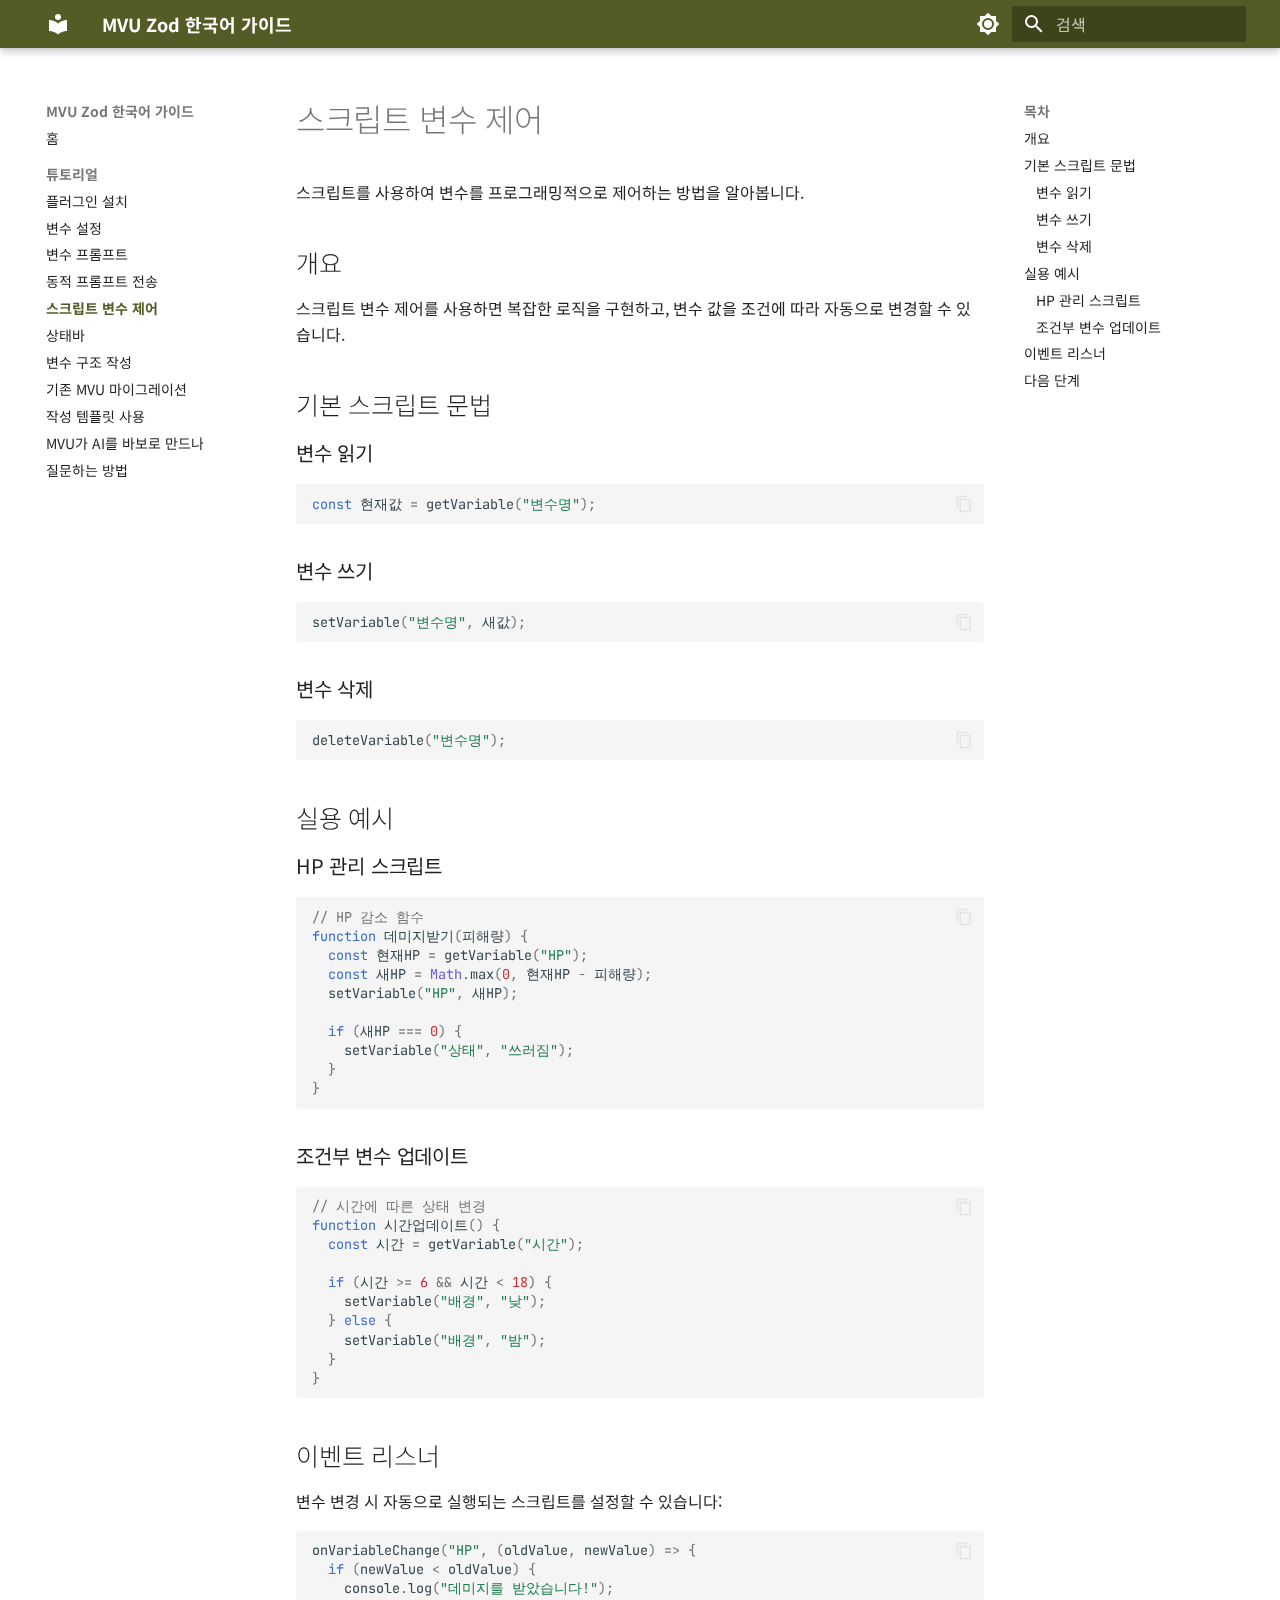
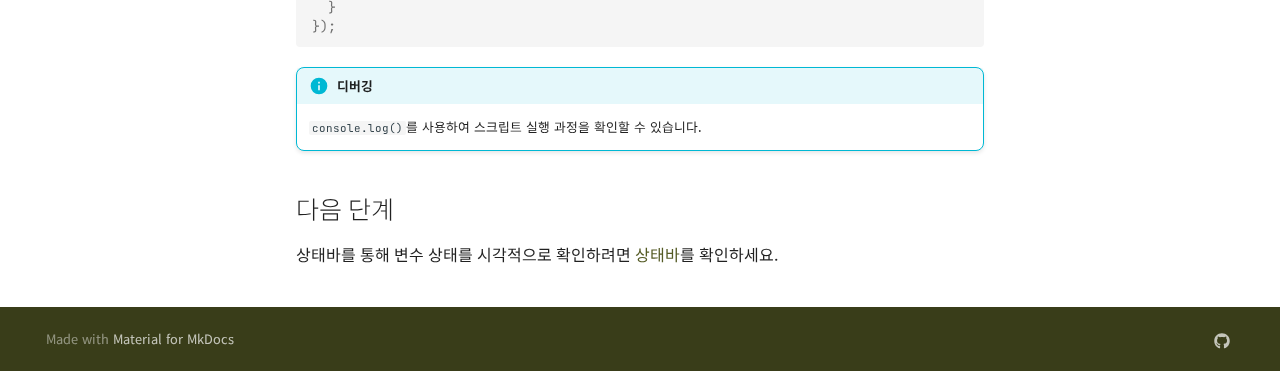
<file: site/튜토리얼/05-스크립트-변수-제어/index.html>
<!doctype html>
<html lang="ko" class="no-js">
  <head>
    
      <meta charset="utf-8">
      <meta name="viewport" content="width=device-width,initial-scale=1">
      
        <meta name="description" content="MVU Zod 플러그인 사용법을 위한 한국어 가이드">
      
      
      
        <link rel="canonical" href="https://example.github.io/mvu-zod-guide/%ED%8A%9C%ED%86%A0%EB%A6%AC%EC%96%BC/05-%EC%8A%A4%ED%81%AC%EB%A6%BD%ED%8A%B8-%EB%B3%80%EC%88%98-%EC%A0%9C%EC%96%B4/">
      
      
        <link rel="prev" href="../04-%EB%8F%99%EC%A0%81-%ED%94%84%EB%A1%AC%ED%94%84%ED%8A%B8-%EC%A0%84%EC%86%A1/">
      
      
        <link rel="next" href="../06-%EC%83%81%ED%83%9C%EB%B0%94/">
      
      
        
      
      
      <link rel="icon" href="../../assets/images/favicon.png">
      <meta name="generator" content="mkdocs-1.6.1, mkdocs-material-9.7.1">
    
    
      
        <title>스크립트 변수 제어 - MVU Zod 한국어 가이드</title>
      
    
    
      <link rel="stylesheet" href="../../assets/stylesheets/main.484c7ddc.min.css">
      
        
        <link rel="stylesheet" href="../../assets/stylesheets/palette.ab4e12ef.min.css">
      
      


    
    
      
    
    
      
        
        
        <link rel="preconnect" href="https://fonts.gstatic.com" crossorigin>
        <link rel="stylesheet" href="https://fonts.googleapis.com/css?family=Noto+Sans+KR:300,300i,400,400i,700,700i%7CJetBrains+Mono:400,400i,700,700i&display=fallback">
        <style>:root{--md-text-font:"Noto Sans KR";--md-code-font:"JetBrains Mono"}</style>
      
    
    
      <link rel="stylesheet" href="../../stylesheets/extra.css">
    
    <script>__md_scope=new URL("../..",location),__md_hash=e=>[...e].reduce(((e,_)=>(e<<5)-e+_.charCodeAt(0)),0),__md_get=(e,_=localStorage,t=__md_scope)=>JSON.parse(_.getItem(t.pathname+"."+e)),__md_set=(e,_,t=localStorage,a=__md_scope)=>{try{t.setItem(a.pathname+"."+e,JSON.stringify(_))}catch(e){}}</script>
    
      

    
    
  </head>
  
  
    
    
      
    
    
    
    
    <body dir="ltr" data-md-color-scheme="default" data-md-color-primary="custom" data-md-color-accent="custom">
  
    
    <input class="md-toggle" data-md-toggle="drawer" type="checkbox" id="__drawer" autocomplete="off">
    <input class="md-toggle" data-md-toggle="search" type="checkbox" id="__search" autocomplete="off">
    <label class="md-overlay" for="__drawer"></label>
    <div data-md-component="skip">
      
        
        <a href="#_1" class="md-skip">
          콘텐츠로 이동
        </a>
      
    </div>
    <div data-md-component="announce">
      
    </div>
    
    
      

  

<header class="md-header md-header--shadow" data-md-component="header">
  <nav class="md-header__inner md-grid" aria-label="상단/헤더">
    <a href="../.." title="MVU Zod 한국어 가이드" class="md-header__button md-logo" aria-label="MVU Zod 한국어 가이드" data-md-component="logo">
      
  
  <svg xmlns="http://www.w3.org/2000/svg" viewBox="0 0 24 24"><path d="M12 8a3 3 0 0 0 3-3 3 3 0 0 0-3-3 3 3 0 0 0-3 3 3 3 0 0 0 3 3m0 3.54C9.64 9.35 6.5 8 3 8v11c3.5 0 6.64 1.35 9 3.54 2.36-2.19 5.5-3.54 9-3.54V8c-3.5 0-6.64 1.35-9 3.54"/></svg>

    </a>
    <label class="md-header__button md-icon" for="__drawer">
      
      <svg xmlns="http://www.w3.org/2000/svg" viewBox="0 0 24 24"><path d="M3 6h18v2H3zm0 5h18v2H3zm0 5h18v2H3z"/></svg>
    </label>
    <div class="md-header__title" data-md-component="header-title">
      <div class="md-header__ellipsis">
        <div class="md-header__topic">
          <span class="md-ellipsis">
            MVU Zod 한국어 가이드
          </span>
        </div>
        <div class="md-header__topic" data-md-component="header-topic">
          <span class="md-ellipsis">
            
              스크립트 변수 제어
            
          </span>
        </div>
      </div>
    </div>
    
      
        <form class="md-header__option" data-md-component="palette">
  
    
    
    
    <input class="md-option" data-md-color-media="(prefers-color-scheme: light)" data-md-color-scheme="default" data-md-color-primary="custom" data-md-color-accent="custom"  aria-label="다크 모드로 전환"  type="radio" name="__palette" id="__palette_0">
    
      <label class="md-header__button md-icon" title="다크 모드로 전환" for="__palette_1" hidden>
        <svg xmlns="http://www.w3.org/2000/svg" viewBox="0 0 24 24"><path d="M12 8a4 4 0 0 0-4 4 4 4 0 0 0 4 4 4 4 0 0 0 4-4 4 4 0 0 0-4-4m0 10a6 6 0 0 1-6-6 6 6 0 0 1 6-6 6 6 0 0 1 6 6 6 6 0 0 1-6 6m8-9.31V4h-4.69L12 .69 8.69 4H4v4.69L.69 12 4 15.31V20h4.69L12 23.31 15.31 20H20v-4.69L23.31 12z"/></svg>
      </label>
    
  
    
    
    
    <input class="md-option" data-md-color-media="(prefers-color-scheme: dark)" data-md-color-scheme="slate" data-md-color-primary="custom" data-md-color-accent="custom"  aria-label="라이트 모드로 전환"  type="radio" name="__palette" id="__palette_1">
    
      <label class="md-header__button md-icon" title="라이트 모드로 전환" for="__palette_0" hidden>
        <svg xmlns="http://www.w3.org/2000/svg" viewBox="0 0 24 24"><path d="M12 18c-.89 0-1.74-.2-2.5-.55C11.56 16.5 13 14.42 13 12s-1.44-4.5-3.5-5.45C10.26 6.2 11.11 6 12 6a6 6 0 0 1 6 6 6 6 0 0 1-6 6m8-9.31V4h-4.69L12 .69 8.69 4H4v4.69L.69 12 4 15.31V20h4.69L12 23.31 15.31 20H20v-4.69L23.31 12z"/></svg>
      </label>
    
  
</form>
      
    
    
      <script>var palette=__md_get("__palette");if(palette&&palette.color){if("(prefers-color-scheme)"===palette.color.media){var media=matchMedia("(prefers-color-scheme: light)"),input=document.querySelector(media.matches?"[data-md-color-media='(prefers-color-scheme: light)']":"[data-md-color-media='(prefers-color-scheme: dark)']");palette.color.media=input.getAttribute("data-md-color-media"),palette.color.scheme=input.getAttribute("data-md-color-scheme"),palette.color.primary=input.getAttribute("data-md-color-primary"),palette.color.accent=input.getAttribute("data-md-color-accent")}for(var[key,value]of Object.entries(palette.color))document.body.setAttribute("data-md-color-"+key,value)}</script>
    
    
    
      
      
        <label class="md-header__button md-icon" for="__search">
          
          <svg xmlns="http://www.w3.org/2000/svg" viewBox="0 0 24 24"><path d="M9.5 3A6.5 6.5 0 0 1 16 9.5c0 1.61-.59 3.09-1.56 4.23l.27.27h.79l5 5-1.5 1.5-5-5v-.79l-.27-.27A6.52 6.52 0 0 1 9.5 16 6.5 6.5 0 0 1 3 9.5 6.5 6.5 0 0 1 9.5 3m0 2C7 5 5 7 5 9.5S7 14 9.5 14 14 12 14 9.5 12 5 9.5 5"/></svg>
        </label>
        <div class="md-search" data-md-component="search" role="dialog">
  <label class="md-search__overlay" for="__search"></label>
  <div class="md-search__inner" role="search">
    <form class="md-search__form" name="search">
      <input type="text" class="md-search__input" name="query" aria-label="검색" placeholder="검색" autocapitalize="off" autocorrect="off" autocomplete="off" spellcheck="false" data-md-component="search-query" required>
      <label class="md-search__icon md-icon" for="__search">
        
        <svg xmlns="http://www.w3.org/2000/svg" viewBox="0 0 24 24"><path d="M9.5 3A6.5 6.5 0 0 1 16 9.5c0 1.61-.59 3.09-1.56 4.23l.27.27h.79l5 5-1.5 1.5-5-5v-.79l-.27-.27A6.52 6.52 0 0 1 9.5 16 6.5 6.5 0 0 1 3 9.5 6.5 6.5 0 0 1 9.5 3m0 2C7 5 5 7 5 9.5S7 14 9.5 14 14 12 14 9.5 12 5 9.5 5"/></svg>
        
        <svg xmlns="http://www.w3.org/2000/svg" viewBox="0 0 24 24"><path d="M20 11v2H8l5.5 5.5-1.42 1.42L4.16 12l7.92-7.92L13.5 5.5 8 11z"/></svg>
      </label>
      <nav class="md-search__options" aria-label="검색">
        
          <a href="javascript:void(0)" class="md-search__icon md-icon" title="공유" aria-label="공유" data-clipboard data-clipboard-text="" data-md-component="search-share" tabindex="-1">
            
            <svg xmlns="http://www.w3.org/2000/svg" viewBox="0 0 24 24"><path d="M18 16.08c-.76 0-1.44.3-1.96.77L8.91 12.7c.05-.23.09-.46.09-.7s-.04-.47-.09-.7l7.05-4.11c.54.5 1.25.81 2.04.81a3 3 0 0 0 3-3 3 3 0 0 0-3-3 3 3 0 0 0-3 3c0 .24.04.47.09.7L8.04 9.81C7.5 9.31 6.79 9 6 9a3 3 0 0 0-3 3 3 3 0 0 0 3 3c.79 0 1.5-.31 2.04-.81l7.12 4.15c-.05.21-.08.43-.08.66 0 1.61 1.31 2.91 2.92 2.91s2.92-1.3 2.92-2.91A2.92 2.92 0 0 0 18 16.08"/></svg>
          </a>
        
        <button type="reset" class="md-search__icon md-icon" title="지우기" aria-label="지우기" tabindex="-1">
          
          <svg xmlns="http://www.w3.org/2000/svg" viewBox="0 0 24 24"><path d="M19 6.41 17.59 5 12 10.59 6.41 5 5 6.41 10.59 12 5 17.59 6.41 19 12 13.41 17.59 19 19 17.59 13.41 12z"/></svg>
        </button>
      </nav>
      
        <div class="md-search__suggest" data-md-component="search-suggest"></div>
      
    </form>
    <div class="md-search__output">
      <div class="md-search__scrollwrap" tabindex="0" data-md-scrollfix>
        <div class="md-search-result" data-md-component="search-result">
          <div class="md-search-result__meta">
            검색 초기화
          </div>
          <ol class="md-search-result__list" role="presentation"></ol>
        </div>
      </div>
    </div>
  </div>
</div>
      
    
    
  </nav>
  
</header>
    
    <div class="md-container" data-md-component="container">
      
      
        
          
        
      
      <main class="md-main" data-md-component="main">
        <div class="md-main__inner md-grid">
          
            
              
              <div class="md-sidebar md-sidebar--primary" data-md-component="sidebar" data-md-type="navigation" >
                <div class="md-sidebar__scrollwrap">
                  <div class="md-sidebar__inner">
                    



<nav class="md-nav md-nav--primary" aria-label="네비게이션" data-md-level="0">
  <label class="md-nav__title" for="__drawer">
    <a href="../.." title="MVU Zod 한국어 가이드" class="md-nav__button md-logo" aria-label="MVU Zod 한국어 가이드" data-md-component="logo">
      
  
  <svg xmlns="http://www.w3.org/2000/svg" viewBox="0 0 24 24"><path d="M12 8a3 3 0 0 0 3-3 3 3 0 0 0-3-3 3 3 0 0 0-3 3 3 3 0 0 0 3 3m0 3.54C9.64 9.35 6.5 8 3 8v11c3.5 0 6.64 1.35 9 3.54 2.36-2.19 5.5-3.54 9-3.54V8c-3.5 0-6.64 1.35-9 3.54"/></svg>

    </a>
    MVU Zod 한국어 가이드
  </label>
  
  <ul class="md-nav__list" data-md-scrollfix>
    
      
      
  
  
  
  
    <li class="md-nav__item">
      <a href="../.." class="md-nav__link">
        
  
  
  <span class="md-ellipsis">
    
  
    홈
  

    
  </span>
  
  

      </a>
    </li>
  

    
      
      
  
  
    
  
  
  
    
    
      
        
      
        
      
        
      
        
      
        
      
        
      
        
      
        
      
        
      
        
      
        
      
    
    
    
      
        
        
      
    
    
    <li class="md-nav__item md-nav__item--active md-nav__item--section md-nav__item--nested">
      
        
        
        <input class="md-nav__toggle md-toggle " type="checkbox" id="__nav_2" checked>
        
          
          <label class="md-nav__link" for="__nav_2" id="__nav_2_label" tabindex="">
            
  
  
  <span class="md-ellipsis">
    
  
    튜토리얼
  

    
  </span>
  
  

            <span class="md-nav__icon md-icon"></span>
          </label>
        
        <nav class="md-nav" data-md-level="1" aria-labelledby="__nav_2_label" aria-expanded="true">
          <label class="md-nav__title" for="__nav_2">
            <span class="md-nav__icon md-icon"></span>
            
  
    튜토리얼
  

          </label>
          <ul class="md-nav__list" data-md-scrollfix>
            
              
                
  
  
  
  
    <li class="md-nav__item">
      <a href="../01-%ED%94%8C%EB%9F%AC%EA%B7%B8%EC%9D%B8-%EC%84%A4%EC%B9%98/" class="md-nav__link">
        
  
  
  <span class="md-ellipsis">
    
  
    플러그인 설치
  

    
  </span>
  
  

      </a>
    </li>
  

              
            
              
                
  
  
  
  
    <li class="md-nav__item">
      <a href="../02-%EB%B3%80%EC%88%98-%EC%84%A4%EC%A0%95/" class="md-nav__link">
        
  
  
  <span class="md-ellipsis">
    
  
    변수 설정
  

    
  </span>
  
  

      </a>
    </li>
  

              
            
              
                
  
  
  
  
    <li class="md-nav__item">
      <a href="../03-%EB%B3%80%EC%88%98-%ED%94%84%EB%A1%AC%ED%94%84%ED%8A%B8/" class="md-nav__link">
        
  
  
  <span class="md-ellipsis">
    
  
    변수 프롬프트
  

    
  </span>
  
  

      </a>
    </li>
  

              
            
              
                
  
  
  
  
    <li class="md-nav__item">
      <a href="../04-%EB%8F%99%EC%A0%81-%ED%94%84%EB%A1%AC%ED%94%84%ED%8A%B8-%EC%A0%84%EC%86%A1/" class="md-nav__link">
        
  
  
  <span class="md-ellipsis">
    
  
    동적 프롬프트 전송
  

    
  </span>
  
  

      </a>
    </li>
  

              
            
              
                
  
  
    
  
  
  
    <li class="md-nav__item md-nav__item--active">
      
      <input class="md-nav__toggle md-toggle" type="checkbox" id="__toc">
      
      
        
      
      
        <label class="md-nav__link md-nav__link--active" for="__toc">
          
  
  
  <span class="md-ellipsis">
    
  
    스크립트 변수 제어
  

    
  </span>
  
  

          <span class="md-nav__icon md-icon"></span>
        </label>
      
      <a href="./" class="md-nav__link md-nav__link--active">
        
  
  
  <span class="md-ellipsis">
    
  
    스크립트 변수 제어
  

    
  </span>
  
  

      </a>
      
        

<nav class="md-nav md-nav--secondary" aria-label="목차">
  
  
  
    
  
  
    <label class="md-nav__title" for="__toc">
      <span class="md-nav__icon md-icon"></span>
      목차
    </label>
    <ul class="md-nav__list" data-md-component="toc" data-md-scrollfix>
      
        <li class="md-nav__item">
  <a href="#_2" class="md-nav__link">
    <span class="md-ellipsis">
      
        개요
      
    </span>
  </a>
  
</li>
      
        <li class="md-nav__item">
  <a href="#_3" class="md-nav__link">
    <span class="md-ellipsis">
      
        기본 스크립트 문법
      
    </span>
  </a>
  
    <nav class="md-nav" aria-label="기본 스크립트 문법">
      <ul class="md-nav__list">
        
          <li class="md-nav__item">
  <a href="#_4" class="md-nav__link">
    <span class="md-ellipsis">
      
        변수 읽기
      
    </span>
  </a>
  
</li>
        
          <li class="md-nav__item">
  <a href="#_5" class="md-nav__link">
    <span class="md-ellipsis">
      
        변수 쓰기
      
    </span>
  </a>
  
</li>
        
          <li class="md-nav__item">
  <a href="#_6" class="md-nav__link">
    <span class="md-ellipsis">
      
        변수 삭제
      
    </span>
  </a>
  
</li>
        
      </ul>
    </nav>
  
</li>
      
        <li class="md-nav__item">
  <a href="#_7" class="md-nav__link">
    <span class="md-ellipsis">
      
        실용 예시
      
    </span>
  </a>
  
    <nav class="md-nav" aria-label="실용 예시">
      <ul class="md-nav__list">
        
          <li class="md-nav__item">
  <a href="#hp" class="md-nav__link">
    <span class="md-ellipsis">
      
        HP 관리 스크립트
      
    </span>
  </a>
  
</li>
        
          <li class="md-nav__item">
  <a href="#_8" class="md-nav__link">
    <span class="md-ellipsis">
      
        조건부 변수 업데이트
      
    </span>
  </a>
  
</li>
        
      </ul>
    </nav>
  
</li>
      
        <li class="md-nav__item">
  <a href="#_9" class="md-nav__link">
    <span class="md-ellipsis">
      
        이벤트 리스너
      
    </span>
  </a>
  
</li>
      
        <li class="md-nav__item">
  <a href="#_10" class="md-nav__link">
    <span class="md-ellipsis">
      
        다음 단계
      
    </span>
  </a>
  
</li>
      
    </ul>
  
</nav>
      
    </li>
  

              
            
              
                
  
  
  
  
    <li class="md-nav__item">
      <a href="../06-%EC%83%81%ED%83%9C%EB%B0%94/" class="md-nav__link">
        
  
  
  <span class="md-ellipsis">
    
  
    상태바
  

    
  </span>
  
  

      </a>
    </li>
  

              
            
              
                
  
  
  
  
    <li class="md-nav__item">
      <a href="../07-%EB%B3%80%EC%88%98-%EA%B5%AC%EC%A1%B0-%EC%9E%91%EC%84%B1/" class="md-nav__link">
        
  
  
  <span class="md-ellipsis">
    
  
    변수 구조 작성
  

    
  </span>
  
  

      </a>
    </li>
  

              
            
              
                
  
  
  
  
    <li class="md-nav__item">
      <a href="../08-%EA%B8%B0%EC%A1%B4-MVU-%EB%A7%88%EC%9D%B4%EA%B7%B8%EB%A0%88%EC%9D%B4%EC%85%98/" class="md-nav__link">
        
  
  
  <span class="md-ellipsis">
    
  
    기존 MVU 마이그레이션
  

    
  </span>
  
  

      </a>
    </li>
  

              
            
              
                
  
  
  
  
    <li class="md-nav__item">
      <a href="../09-%EC%9E%91%EC%84%B1-%ED%85%9C%ED%94%8C%EB%A6%BF-%EC%82%AC%EC%9A%A9/" class="md-nav__link">
        
  
  
  <span class="md-ellipsis">
    
  
    작성 템플릿 사용
  

    
  </span>
  
  

      </a>
    </li>
  

              
            
              
                
  
  
  
  
    <li class="md-nav__item">
      <a href="../10-MVU%EA%B0%80-AI%EB%A5%BC-%EB%B0%94%EB%B3%B4%EB%A1%9C-%EB%A7%8C%EB%93%9C%EB%82%98/" class="md-nav__link">
        
  
  
  <span class="md-ellipsis">
    
  
    MVU가 AI를 바보로 만드나
  

    
  </span>
  
  

      </a>
    </li>
  

              
            
              
                
  
  
  
  
    <li class="md-nav__item">
      <a href="../11-%EC%A7%88%EB%AC%B8%ED%95%98%EB%8A%94-%EB%B0%A9%EB%B2%95/" class="md-nav__link">
        
  
  
  <span class="md-ellipsis">
    
  
    질문하는 방법
  

    
  </span>
  
  

      </a>
    </li>
  

              
            
          </ul>
        </nav>
      
    </li>
  

    
  </ul>
</nav>
                  </div>
                </div>
              </div>
            
            
              
              <div class="md-sidebar md-sidebar--secondary" data-md-component="sidebar" data-md-type="toc" >
                <div class="md-sidebar__scrollwrap">
                  <div class="md-sidebar__inner">
                    

<nav class="md-nav md-nav--secondary" aria-label="목차">
  
  
  
    
  
  
    <label class="md-nav__title" for="__toc">
      <span class="md-nav__icon md-icon"></span>
      목차
    </label>
    <ul class="md-nav__list" data-md-component="toc" data-md-scrollfix>
      
        <li class="md-nav__item">
  <a href="#_2" class="md-nav__link">
    <span class="md-ellipsis">
      
        개요
      
    </span>
  </a>
  
</li>
      
        <li class="md-nav__item">
  <a href="#_3" class="md-nav__link">
    <span class="md-ellipsis">
      
        기본 스크립트 문법
      
    </span>
  </a>
  
    <nav class="md-nav" aria-label="기본 스크립트 문법">
      <ul class="md-nav__list">
        
          <li class="md-nav__item">
  <a href="#_4" class="md-nav__link">
    <span class="md-ellipsis">
      
        변수 읽기
      
    </span>
  </a>
  
</li>
        
          <li class="md-nav__item">
  <a href="#_5" class="md-nav__link">
    <span class="md-ellipsis">
      
        변수 쓰기
      
    </span>
  </a>
  
</li>
        
          <li class="md-nav__item">
  <a href="#_6" class="md-nav__link">
    <span class="md-ellipsis">
      
        변수 삭제
      
    </span>
  </a>
  
</li>
        
      </ul>
    </nav>
  
</li>
      
        <li class="md-nav__item">
  <a href="#_7" class="md-nav__link">
    <span class="md-ellipsis">
      
        실용 예시
      
    </span>
  </a>
  
    <nav class="md-nav" aria-label="실용 예시">
      <ul class="md-nav__list">
        
          <li class="md-nav__item">
  <a href="#hp" class="md-nav__link">
    <span class="md-ellipsis">
      
        HP 관리 스크립트
      
    </span>
  </a>
  
</li>
        
          <li class="md-nav__item">
  <a href="#_8" class="md-nav__link">
    <span class="md-ellipsis">
      
        조건부 변수 업데이트
      
    </span>
  </a>
  
</li>
        
      </ul>
    </nav>
  
</li>
      
        <li class="md-nav__item">
  <a href="#_9" class="md-nav__link">
    <span class="md-ellipsis">
      
        이벤트 리스너
      
    </span>
  </a>
  
</li>
      
        <li class="md-nav__item">
  <a href="#_10" class="md-nav__link">
    <span class="md-ellipsis">
      
        다음 단계
      
    </span>
  </a>
  
</li>
      
    </ul>
  
</nav>
                  </div>
                </div>
              </div>
            
          
          
            <div class="md-content" data-md-component="content">
              
              <article class="md-content__inner md-typeset">
                
                  



<h1 id="_1">스크립트 변수 제어<a class="headerlink" href="#_1" title="Permanent link">&para;</a></h1>
<p>스크립트를 사용하여 변수를 프로그래밍적으로 제어하는 방법을 알아봅니다.</p>
<h2 id="_2">개요<a class="headerlink" href="#_2" title="Permanent link">&para;</a></h2>
<p>스크립트 변수 제어를 사용하면 복잡한 로직을 구현하고, 변수 값을 조건에 따라 자동으로 변경할 수 있습니다.</p>
<h2 id="_3">기본 스크립트 문법<a class="headerlink" href="#_3" title="Permanent link">&para;</a></h2>
<h3 id="_4">변수 읽기<a class="headerlink" href="#_4" title="Permanent link">&para;</a></h3>
<div class="highlight"><pre><span></span><code><a id="__codelineno-0-1" name="__codelineno-0-1" href="#__codelineno-0-1"></a><span class="kd">const</span><span class="w"> </span><span class="nx">현재값</span><span class="w"> </span><span class="o">=</span><span class="w"> </span><span class="nx">getVariable</span><span class="p">(</span><span class="s2">&quot;변수명&quot;</span><span class="p">);</span>
</code></pre></div>
<h3 id="_5">변수 쓰기<a class="headerlink" href="#_5" title="Permanent link">&para;</a></h3>
<div class="highlight"><pre><span></span><code><a id="__codelineno-1-1" name="__codelineno-1-1" href="#__codelineno-1-1"></a><span class="nx">setVariable</span><span class="p">(</span><span class="s2">&quot;변수명&quot;</span><span class="p">,</span><span class="w"> </span><span class="nx">새값</span><span class="p">);</span>
</code></pre></div>
<h3 id="_6">변수 삭제<a class="headerlink" href="#_6" title="Permanent link">&para;</a></h3>
<div class="highlight"><pre><span></span><code><a id="__codelineno-2-1" name="__codelineno-2-1" href="#__codelineno-2-1"></a><span class="nx">deleteVariable</span><span class="p">(</span><span class="s2">&quot;변수명&quot;</span><span class="p">);</span>
</code></pre></div>
<h2 id="_7">실용 예시<a class="headerlink" href="#_7" title="Permanent link">&para;</a></h2>
<h3 id="hp">HP 관리 스크립트<a class="headerlink" href="#hp" title="Permanent link">&para;</a></h3>
<div class="highlight"><pre><span></span><code><a id="__codelineno-3-1" name="__codelineno-3-1" href="#__codelineno-3-1"></a><span class="c1">// HP 감소 함수</span>
<a id="__codelineno-3-2" name="__codelineno-3-2" href="#__codelineno-3-2"></a><span class="kd">function</span><span class="w"> </span><span class="nx">데미지받기</span><span class="p">(</span><span class="nx">피해량</span><span class="p">)</span><span class="w"> </span><span class="p">{</span>
<a id="__codelineno-3-3" name="__codelineno-3-3" href="#__codelineno-3-3"></a><span class="w">  </span><span class="kd">const</span><span class="w"> </span><span class="nx">현재HP</span><span class="w"> </span><span class="o">=</span><span class="w"> </span><span class="nx">getVariable</span><span class="p">(</span><span class="s2">&quot;HP&quot;</span><span class="p">);</span>
<a id="__codelineno-3-4" name="__codelineno-3-4" href="#__codelineno-3-4"></a><span class="w">  </span><span class="kd">const</span><span class="w"> </span><span class="nx">새HP</span><span class="w"> </span><span class="o">=</span><span class="w"> </span><span class="nb">Math</span><span class="p">.</span><span class="nx">max</span><span class="p">(</span><span class="mf">0</span><span class="p">,</span><span class="w"> </span><span class="nx">현재HP</span><span class="w"> </span><span class="o">-</span><span class="w"> </span><span class="nx">피해량</span><span class="p">);</span>
<a id="__codelineno-3-5" name="__codelineno-3-5" href="#__codelineno-3-5"></a><span class="w">  </span><span class="nx">setVariable</span><span class="p">(</span><span class="s2">&quot;HP&quot;</span><span class="p">,</span><span class="w"> </span><span class="nx">새HP</span><span class="p">);</span>
<a id="__codelineno-3-6" name="__codelineno-3-6" href="#__codelineno-3-6"></a>
<a id="__codelineno-3-7" name="__codelineno-3-7" href="#__codelineno-3-7"></a><span class="w">  </span><span class="k">if</span><span class="w"> </span><span class="p">(</span><span class="nx">새HP</span><span class="w"> </span><span class="o">===</span><span class="w"> </span><span class="mf">0</span><span class="p">)</span><span class="w"> </span><span class="p">{</span>
<a id="__codelineno-3-8" name="__codelineno-3-8" href="#__codelineno-3-8"></a><span class="w">    </span><span class="nx">setVariable</span><span class="p">(</span><span class="s2">&quot;상태&quot;</span><span class="p">,</span><span class="w"> </span><span class="s2">&quot;쓰러짐&quot;</span><span class="p">);</span>
<a id="__codelineno-3-9" name="__codelineno-3-9" href="#__codelineno-3-9"></a><span class="w">  </span><span class="p">}</span>
<a id="__codelineno-3-10" name="__codelineno-3-10" href="#__codelineno-3-10"></a><span class="p">}</span>
</code></pre></div>
<h3 id="_8">조건부 변수 업데이트<a class="headerlink" href="#_8" title="Permanent link">&para;</a></h3>
<div class="highlight"><pre><span></span><code><a id="__codelineno-4-1" name="__codelineno-4-1" href="#__codelineno-4-1"></a><span class="c1">// 시간에 따른 상태 변경</span>
<a id="__codelineno-4-2" name="__codelineno-4-2" href="#__codelineno-4-2"></a><span class="kd">function</span><span class="w"> </span><span class="nx">시간업데이트</span><span class="p">()</span><span class="w"> </span><span class="p">{</span>
<a id="__codelineno-4-3" name="__codelineno-4-3" href="#__codelineno-4-3"></a><span class="w">  </span><span class="kd">const</span><span class="w"> </span><span class="nx">시간</span><span class="w"> </span><span class="o">=</span><span class="w"> </span><span class="nx">getVariable</span><span class="p">(</span><span class="s2">&quot;시간&quot;</span><span class="p">);</span>
<a id="__codelineno-4-4" name="__codelineno-4-4" href="#__codelineno-4-4"></a>
<a id="__codelineno-4-5" name="__codelineno-4-5" href="#__codelineno-4-5"></a><span class="w">  </span><span class="k">if</span><span class="w"> </span><span class="p">(</span><span class="nx">시간</span><span class="w"> </span><span class="o">&gt;=</span><span class="w"> </span><span class="mf">6</span><span class="w"> </span><span class="o">&amp;&amp;</span><span class="w"> </span><span class="nx">시간</span><span class="w"> </span><span class="o">&lt;</span><span class="w"> </span><span class="mf">18</span><span class="p">)</span><span class="w"> </span><span class="p">{</span>
<a id="__codelineno-4-6" name="__codelineno-4-6" href="#__codelineno-4-6"></a><span class="w">    </span><span class="nx">setVariable</span><span class="p">(</span><span class="s2">&quot;배경&quot;</span><span class="p">,</span><span class="w"> </span><span class="s2">&quot;낮&quot;</span><span class="p">);</span>
<a id="__codelineno-4-7" name="__codelineno-4-7" href="#__codelineno-4-7"></a><span class="w">  </span><span class="p">}</span><span class="w"> </span><span class="k">else</span><span class="w"> </span><span class="p">{</span>
<a id="__codelineno-4-8" name="__codelineno-4-8" href="#__codelineno-4-8"></a><span class="w">    </span><span class="nx">setVariable</span><span class="p">(</span><span class="s2">&quot;배경&quot;</span><span class="p">,</span><span class="w"> </span><span class="s2">&quot;밤&quot;</span><span class="p">);</span>
<a id="__codelineno-4-9" name="__codelineno-4-9" href="#__codelineno-4-9"></a><span class="w">  </span><span class="p">}</span>
<a id="__codelineno-4-10" name="__codelineno-4-10" href="#__codelineno-4-10"></a><span class="p">}</span>
</code></pre></div>
<h2 id="_9">이벤트 리스너<a class="headerlink" href="#_9" title="Permanent link">&para;</a></h2>
<p>변수 변경 시 자동으로 실행되는 스크립트를 설정할 수 있습니다:</p>
<div class="highlight"><pre><span></span><code><a id="__codelineno-5-1" name="__codelineno-5-1" href="#__codelineno-5-1"></a><span class="nx">onVariableChange</span><span class="p">(</span><span class="s2">&quot;HP&quot;</span><span class="p">,</span><span class="w"> </span><span class="p">(</span><span class="nx">oldValue</span><span class="p">,</span><span class="w"> </span><span class="nx">newValue</span><span class="p">)</span><span class="w"> </span><span class="p">=&gt;</span><span class="w"> </span><span class="p">{</span>
<a id="__codelineno-5-2" name="__codelineno-5-2" href="#__codelineno-5-2"></a><span class="w">  </span><span class="k">if</span><span class="w"> </span><span class="p">(</span><span class="nx">newValue</span><span class="w"> </span><span class="o">&lt;</span><span class="w"> </span><span class="nx">oldValue</span><span class="p">)</span><span class="w"> </span><span class="p">{</span>
<a id="__codelineno-5-3" name="__codelineno-5-3" href="#__codelineno-5-3"></a><span class="w">    </span><span class="nx">console</span><span class="p">.</span><span class="nx">log</span><span class="p">(</span><span class="s2">&quot;데미지를 받았습니다!&quot;</span><span class="p">);</span>
<a id="__codelineno-5-4" name="__codelineno-5-4" href="#__codelineno-5-4"></a><span class="w">  </span><span class="p">}</span>
<a id="__codelineno-5-5" name="__codelineno-5-5" href="#__codelineno-5-5"></a><span class="p">});</span>
</code></pre></div>
<div class="admonition info">
<p class="admonition-title">디버깅</p>
<p><code>console.log()</code>를 사용하여 스크립트 실행 과정을 확인할 수 있습니다.</p>
</div>
<h2 id="_10">다음 단계<a class="headerlink" href="#_10" title="Permanent link">&para;</a></h2>
<p>상태바를 통해 변수 상태를 시각적으로 확인하려면 <a href="../06-%EC%83%81%ED%83%9C%EB%B0%94/">상태바</a>를 확인하세요.</p>












                
              </article>
            </div>
          
          
<script>var target=document.getElementById(location.hash.slice(1));target&&target.name&&(target.checked=target.name.startsWith("__tabbed_"))</script>
        </div>
        
          <button type="button" class="md-top md-icon" data-md-component="top" hidden>
  
  <svg xmlns="http://www.w3.org/2000/svg" viewBox="0 0 24 24"><path d="M13 20h-2V8l-5.5 5.5-1.42-1.42L12 4.16l7.92 7.92-1.42 1.42L13 8z"/></svg>
  맨위로
</button>
        
      </main>
      
        <footer class="md-footer">
  
  <div class="md-footer-meta md-typeset">
    <div class="md-footer-meta__inner md-grid">
      <div class="md-copyright">
  
  
    Made with
    <a href="https://squidfunk.github.io/mkdocs-material/" target="_blank" rel="noopener">
      Material for MkDocs
    </a>
  
</div>
      
        
<div class="md-social">
  
    
    
    
    
      
      
    
    <a href="https://github.com/" target="_blank" rel="noopener" title="github.com" class="md-social__link">
      <svg xmlns="http://www.w3.org/2000/svg" viewBox="0 0 512 512"><!--! Font Awesome Free 7.1.0 by @fontawesome - https://fontawesome.com License - https://fontawesome.com/license/free (Icons: CC BY 4.0, Fonts: SIL OFL 1.1, Code: MIT License) Copyright 2025 Fonticons, Inc.--><path d="M173.9 397.4c0 2-2.3 3.6-5.2 3.6-3.3.3-5.6-1.3-5.6-3.6 0-2 2.3-3.6 5.2-3.6 3-.3 5.6 1.3 5.6 3.6m-31.1-4.5c-.7 2 1.3 4.3 4.3 4.9 2.6 1 5.6 0 6.2-2s-1.3-4.3-4.3-5.2c-2.6-.7-5.5.3-6.2 2.3m44.2-1.7c-2.9.7-4.9 2.6-4.6 4.9.3 2 2.9 3.3 5.9 2.6 2.9-.7 4.9-2.6 4.6-4.6-.3-1.9-3-3.2-5.9-2.9M252.8 8C114.1 8 8 113.3 8 252c0 110.9 69.8 205.8 169.5 239.2 12.8 2.3 17.3-5.6 17.3-12.1 0-6.2-.3-40.4-.3-61.4 0 0-70 15-84.7-29.8 0 0-11.4-29.1-27.8-36.6 0 0-22.9-15.7 1.6-15.4 0 0 24.9 2 38.6 25.8 21.9 38.6 58.6 27.5 72.9 20.9 2.3-16 8.8-27.1 16-33.7-55.9-6.2-112.3-14.3-112.3-110.5 0-27.5 7.6-41.3 23.6-58.9-2.6-6.5-11.1-33.3 2.6-67.9 20.9-6.5 69 27 69 27 20-5.6 41.5-8.5 62.8-8.5s42.8 2.9 62.8 8.5c0 0 48.1-33.6 69-27 13.7 34.7 5.2 61.4 2.6 67.9 16 17.7 25.8 31.5 25.8 58.9 0 96.5-58.9 104.2-114.8 110.5 9.2 7.9 17 22.9 17 46.4 0 33.7-.3 75.4-.3 83.6 0 6.5 4.6 14.4 17.3 12.1C436.2 457.8 504 362.9 504 252 504 113.3 391.5 8 252.8 8M105.2 352.9c-1.3 1-1 3.3.7 5.2 1.6 1.6 3.9 2.3 5.2 1 1.3-1 1-3.3-.7-5.2-1.6-1.6-3.9-2.3-5.2-1m-10.8-8.1c-.7 1.3.3 2.9 2.3 3.9 1.6 1 3.6.7 4.3-.7.7-1.3-.3-2.9-2.3-3.9-2-.6-3.6-.3-4.3.7m32.4 35.6c-1.6 1.3-1 4.3 1.3 6.2 2.3 2.3 5.2 2.6 6.5 1 1.3-1.3.7-4.3-1.3-6.2-2.2-2.3-5.2-2.6-6.5-1m-11.4-14.7c-1.6 1-1.6 3.6 0 5.9s4.3 3.3 5.6 2.3c1.6-1.3 1.6-3.9 0-6.2-1.4-2.3-4-3.3-5.6-2"/></svg>
    </a>
  
</div>
      
    </div>
  </div>
</footer>
      
    </div>
    <div class="md-dialog" data-md-component="dialog">
      <div class="md-dialog__inner md-typeset"></div>
    </div>
    
    
    
      
      
      <script id="__config" type="application/json">{"annotate": null, "base": "../..", "features": ["navigation.instant", "navigation.tracking", "navigation.sections", "navigation.expand", "navigation.indexes", "navigation.top", "search.suggest", "search.highlight", "search.share", "content.code.copy", "content.code.annotate", "toc.follow"], "search": "../../assets/javascripts/workers/search.2c215733.min.js", "tags": null, "translations": {"clipboard.copied": "\ud074\ub9bd\ubcf4\ub4dc\uc5d0 \ubcf5\uc0ac\ub428", "clipboard.copy": "\ud074\ub9bd\ubcf4\ub4dc\ub85c \ubcf5\uc0ac", "search.result.more.one": "\uc774 \ubb38\uc11c\uc5d0\uc11c 1\uac1c\uc758 \uac80\uc0c9 \uacb0\uacfc \ub354 \ubcf4\uae30", "search.result.more.other": "\uc774 \ubb38\uc11c\uc5d0\uc11c #\uac1c\uc758 \uac80\uc0c9 \uacb0\uacfc \ub354 \ubcf4\uae30", "search.result.none": "\uac80\uc0c9\uc5b4\uc640 \uc77c\uce58\ud558\ub294 \ubb38\uc11c\uac00 \uc5c6\uc2b5\ub2c8\ub2e4", "search.result.one": "1\uac1c\uc758 \uc77c\uce58\ud558\ub294 \ubb38\uc11c", "search.result.other": "#\uac1c\uc758 \uc77c\uce58\ud558\ub294 \ubb38\uc11c", "search.result.placeholder": "\uac80\uc0c9\uc5b4\ub97c \uc785\ub825\ud558\uc138\uc694", "search.result.term.missing": "\ud3ec\ud568\ub418\uc9c0 \uc54a\uc740 \uac80\uc0c9\uc5b4", "select.version": "\ubc84\uc804 \uc120\ud0dd"}, "version": null}</script>
    
    
      <script src="../../assets/javascripts/bundle.79ae519e.min.js"></script>
      
    
  </body>
</html>
</file>
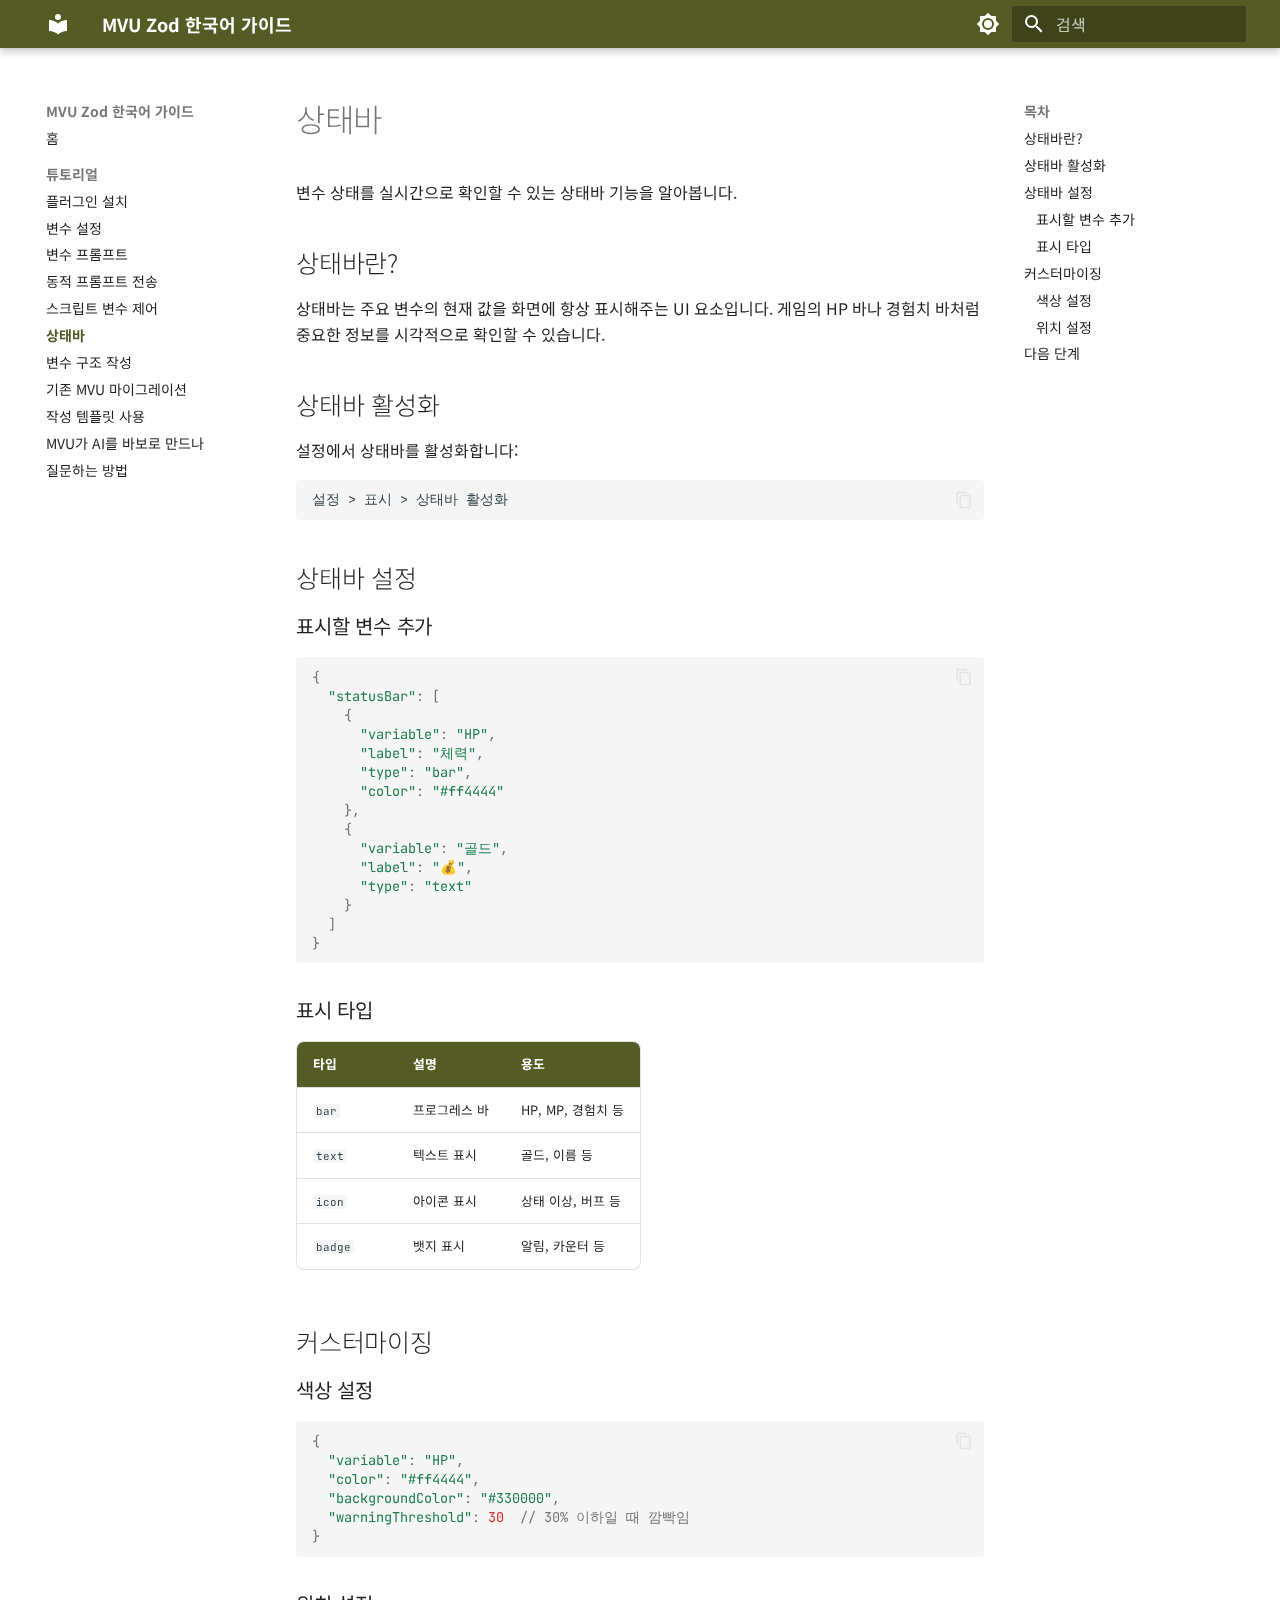
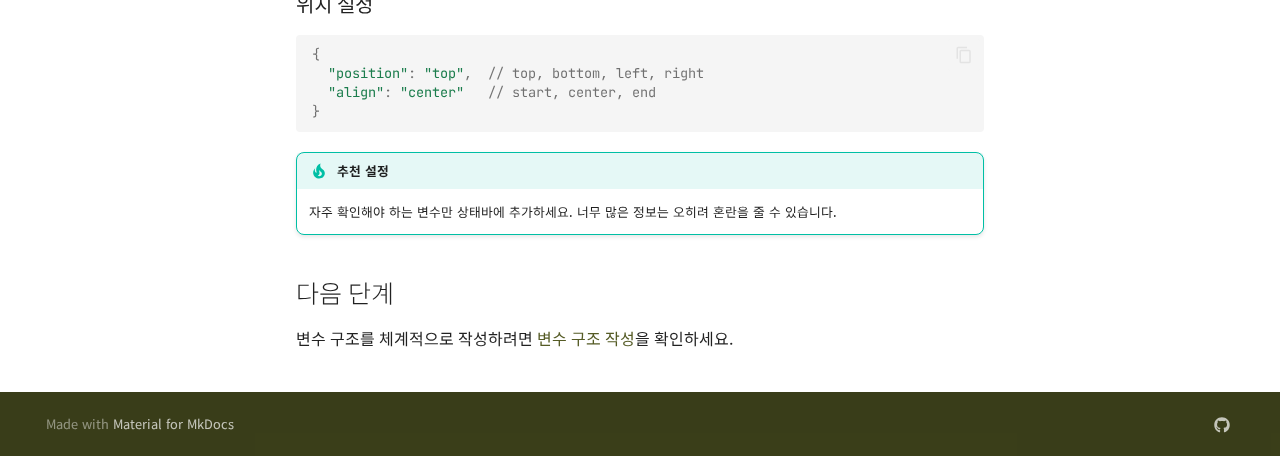
<file: site/튜토리얼/06-상태바/index.html>
<!doctype html>
<html lang="ko" class="no-js">
  <head>
    
      <meta charset="utf-8">
      <meta name="viewport" content="width=device-width,initial-scale=1">
      
        <meta name="description" content="MVU Zod 플러그인 사용법을 위한 한국어 가이드">
      
      
      
        <link rel="canonical" href="https://example.github.io/mvu-zod-guide/%ED%8A%9C%ED%86%A0%EB%A6%AC%EC%96%BC/06-%EC%83%81%ED%83%9C%EB%B0%94/">
      
      
        <link rel="prev" href="../05-%EC%8A%A4%ED%81%AC%EB%A6%BD%ED%8A%B8-%EB%B3%80%EC%88%98-%EC%A0%9C%EC%96%B4/">
      
      
        <link rel="next" href="../07-%EB%B3%80%EC%88%98-%EA%B5%AC%EC%A1%B0-%EC%9E%91%EC%84%B1/">
      
      
        
      
      
      <link rel="icon" href="../../assets/images/favicon.png">
      <meta name="generator" content="mkdocs-1.6.1, mkdocs-material-9.7.1">
    
    
      
        <title>상태바 - MVU Zod 한국어 가이드</title>
      
    
    
      <link rel="stylesheet" href="../../assets/stylesheets/main.484c7ddc.min.css">
      
        
        <link rel="stylesheet" href="../../assets/stylesheets/palette.ab4e12ef.min.css">
      
      


    
    
      
    
    
      
        
        
        <link rel="preconnect" href="https://fonts.gstatic.com" crossorigin>
        <link rel="stylesheet" href="https://fonts.googleapis.com/css?family=Noto+Sans+KR:300,300i,400,400i,700,700i%7CJetBrains+Mono:400,400i,700,700i&display=fallback">
        <style>:root{--md-text-font:"Noto Sans KR";--md-code-font:"JetBrains Mono"}</style>
      
    
    
      <link rel="stylesheet" href="../../stylesheets/extra.css">
    
    <script>__md_scope=new URL("../..",location),__md_hash=e=>[...e].reduce(((e,_)=>(e<<5)-e+_.charCodeAt(0)),0),__md_get=(e,_=localStorage,t=__md_scope)=>JSON.parse(_.getItem(t.pathname+"."+e)),__md_set=(e,_,t=localStorage,a=__md_scope)=>{try{t.setItem(a.pathname+"."+e,JSON.stringify(_))}catch(e){}}</script>
    
      

    
    
  </head>
  
  
    
    
      
    
    
    
    
    <body dir="ltr" data-md-color-scheme="default" data-md-color-primary="custom" data-md-color-accent="custom">
  
    
    <input class="md-toggle" data-md-toggle="drawer" type="checkbox" id="__drawer" autocomplete="off">
    <input class="md-toggle" data-md-toggle="search" type="checkbox" id="__search" autocomplete="off">
    <label class="md-overlay" for="__drawer"></label>
    <div data-md-component="skip">
      
        
        <a href="#_1" class="md-skip">
          콘텐츠로 이동
        </a>
      
    </div>
    <div data-md-component="announce">
      
    </div>
    
    
      

  

<header class="md-header md-header--shadow" data-md-component="header">
  <nav class="md-header__inner md-grid" aria-label="상단/헤더">
    <a href="../.." title="MVU Zod 한국어 가이드" class="md-header__button md-logo" aria-label="MVU Zod 한국어 가이드" data-md-component="logo">
      
  
  <svg xmlns="http://www.w3.org/2000/svg" viewBox="0 0 24 24"><path d="M12 8a3 3 0 0 0 3-3 3 3 0 0 0-3-3 3 3 0 0 0-3 3 3 3 0 0 0 3 3m0 3.54C9.64 9.35 6.5 8 3 8v11c3.5 0 6.64 1.35 9 3.54 2.36-2.19 5.5-3.54 9-3.54V8c-3.5 0-6.64 1.35-9 3.54"/></svg>

    </a>
    <label class="md-header__button md-icon" for="__drawer">
      
      <svg xmlns="http://www.w3.org/2000/svg" viewBox="0 0 24 24"><path d="M3 6h18v2H3zm0 5h18v2H3zm0 5h18v2H3z"/></svg>
    </label>
    <div class="md-header__title" data-md-component="header-title">
      <div class="md-header__ellipsis">
        <div class="md-header__topic">
          <span class="md-ellipsis">
            MVU Zod 한국어 가이드
          </span>
        </div>
        <div class="md-header__topic" data-md-component="header-topic">
          <span class="md-ellipsis">
            
              상태바
            
          </span>
        </div>
      </div>
    </div>
    
      
        <form class="md-header__option" data-md-component="palette">
  
    
    
    
    <input class="md-option" data-md-color-media="(prefers-color-scheme: light)" data-md-color-scheme="default" data-md-color-primary="custom" data-md-color-accent="custom"  aria-label="다크 모드로 전환"  type="radio" name="__palette" id="__palette_0">
    
      <label class="md-header__button md-icon" title="다크 모드로 전환" for="__palette_1" hidden>
        <svg xmlns="http://www.w3.org/2000/svg" viewBox="0 0 24 24"><path d="M12 8a4 4 0 0 0-4 4 4 4 0 0 0 4 4 4 4 0 0 0 4-4 4 4 0 0 0-4-4m0 10a6 6 0 0 1-6-6 6 6 0 0 1 6-6 6 6 0 0 1 6 6 6 6 0 0 1-6 6m8-9.31V4h-4.69L12 .69 8.69 4H4v4.69L.69 12 4 15.31V20h4.69L12 23.31 15.31 20H20v-4.69L23.31 12z"/></svg>
      </label>
    
  
    
    
    
    <input class="md-option" data-md-color-media="(prefers-color-scheme: dark)" data-md-color-scheme="slate" data-md-color-primary="custom" data-md-color-accent="custom"  aria-label="라이트 모드로 전환"  type="radio" name="__palette" id="__palette_1">
    
      <label class="md-header__button md-icon" title="라이트 모드로 전환" for="__palette_0" hidden>
        <svg xmlns="http://www.w3.org/2000/svg" viewBox="0 0 24 24"><path d="M12 18c-.89 0-1.74-.2-2.5-.55C11.56 16.5 13 14.42 13 12s-1.44-4.5-3.5-5.45C10.26 6.2 11.11 6 12 6a6 6 0 0 1 6 6 6 6 0 0 1-6 6m8-9.31V4h-4.69L12 .69 8.69 4H4v4.69L.69 12 4 15.31V20h4.69L12 23.31 15.31 20H20v-4.69L23.31 12z"/></svg>
      </label>
    
  
</form>
      
    
    
      <script>var palette=__md_get("__palette");if(palette&&palette.color){if("(prefers-color-scheme)"===palette.color.media){var media=matchMedia("(prefers-color-scheme: light)"),input=document.querySelector(media.matches?"[data-md-color-media='(prefers-color-scheme: light)']":"[data-md-color-media='(prefers-color-scheme: dark)']");palette.color.media=input.getAttribute("data-md-color-media"),palette.color.scheme=input.getAttribute("data-md-color-scheme"),palette.color.primary=input.getAttribute("data-md-color-primary"),palette.color.accent=input.getAttribute("data-md-color-accent")}for(var[key,value]of Object.entries(palette.color))document.body.setAttribute("data-md-color-"+key,value)}</script>
    
    
    
      
      
        <label class="md-header__button md-icon" for="__search">
          
          <svg xmlns="http://www.w3.org/2000/svg" viewBox="0 0 24 24"><path d="M9.5 3A6.5 6.5 0 0 1 16 9.5c0 1.61-.59 3.09-1.56 4.23l.27.27h.79l5 5-1.5 1.5-5-5v-.79l-.27-.27A6.52 6.52 0 0 1 9.5 16 6.5 6.5 0 0 1 3 9.5 6.5 6.5 0 0 1 9.5 3m0 2C7 5 5 7 5 9.5S7 14 9.5 14 14 12 14 9.5 12 5 9.5 5"/></svg>
        </label>
        <div class="md-search" data-md-component="search" role="dialog">
  <label class="md-search__overlay" for="__search"></label>
  <div class="md-search__inner" role="search">
    <form class="md-search__form" name="search">
      <input type="text" class="md-search__input" name="query" aria-label="검색" placeholder="검색" autocapitalize="off" autocorrect="off" autocomplete="off" spellcheck="false" data-md-component="search-query" required>
      <label class="md-search__icon md-icon" for="__search">
        
        <svg xmlns="http://www.w3.org/2000/svg" viewBox="0 0 24 24"><path d="M9.5 3A6.5 6.5 0 0 1 16 9.5c0 1.61-.59 3.09-1.56 4.23l.27.27h.79l5 5-1.5 1.5-5-5v-.79l-.27-.27A6.52 6.52 0 0 1 9.5 16 6.5 6.5 0 0 1 3 9.5 6.5 6.5 0 0 1 9.5 3m0 2C7 5 5 7 5 9.5S7 14 9.5 14 14 12 14 9.5 12 5 9.5 5"/></svg>
        
        <svg xmlns="http://www.w3.org/2000/svg" viewBox="0 0 24 24"><path d="M20 11v2H8l5.5 5.5-1.42 1.42L4.16 12l7.92-7.92L13.5 5.5 8 11z"/></svg>
      </label>
      <nav class="md-search__options" aria-label="검색">
        
          <a href="javascript:void(0)" class="md-search__icon md-icon" title="공유" aria-label="공유" data-clipboard data-clipboard-text="" data-md-component="search-share" tabindex="-1">
            
            <svg xmlns="http://www.w3.org/2000/svg" viewBox="0 0 24 24"><path d="M18 16.08c-.76 0-1.44.3-1.96.77L8.91 12.7c.05-.23.09-.46.09-.7s-.04-.47-.09-.7l7.05-4.11c.54.5 1.25.81 2.04.81a3 3 0 0 0 3-3 3 3 0 0 0-3-3 3 3 0 0 0-3 3c0 .24.04.47.09.7L8.04 9.81C7.5 9.31 6.79 9 6 9a3 3 0 0 0-3 3 3 3 0 0 0 3 3c.79 0 1.5-.31 2.04-.81l7.12 4.15c-.05.21-.08.43-.08.66 0 1.61 1.31 2.91 2.92 2.91s2.92-1.3 2.92-2.91A2.92 2.92 0 0 0 18 16.08"/></svg>
          </a>
        
        <button type="reset" class="md-search__icon md-icon" title="지우기" aria-label="지우기" tabindex="-1">
          
          <svg xmlns="http://www.w3.org/2000/svg" viewBox="0 0 24 24"><path d="M19 6.41 17.59 5 12 10.59 6.41 5 5 6.41 10.59 12 5 17.59 6.41 19 12 13.41 17.59 19 19 17.59 13.41 12z"/></svg>
        </button>
      </nav>
      
        <div class="md-search__suggest" data-md-component="search-suggest"></div>
      
    </form>
    <div class="md-search__output">
      <div class="md-search__scrollwrap" tabindex="0" data-md-scrollfix>
        <div class="md-search-result" data-md-component="search-result">
          <div class="md-search-result__meta">
            검색 초기화
          </div>
          <ol class="md-search-result__list" role="presentation"></ol>
        </div>
      </div>
    </div>
  </div>
</div>
      
    
    
  </nav>
  
</header>
    
    <div class="md-container" data-md-component="container">
      
      
        
          
        
      
      <main class="md-main" data-md-component="main">
        <div class="md-main__inner md-grid">
          
            
              
              <div class="md-sidebar md-sidebar--primary" data-md-component="sidebar" data-md-type="navigation" >
                <div class="md-sidebar__scrollwrap">
                  <div class="md-sidebar__inner">
                    



<nav class="md-nav md-nav--primary" aria-label="네비게이션" data-md-level="0">
  <label class="md-nav__title" for="__drawer">
    <a href="../.." title="MVU Zod 한국어 가이드" class="md-nav__button md-logo" aria-label="MVU Zod 한국어 가이드" data-md-component="logo">
      
  
  <svg xmlns="http://www.w3.org/2000/svg" viewBox="0 0 24 24"><path d="M12 8a3 3 0 0 0 3-3 3 3 0 0 0-3-3 3 3 0 0 0-3 3 3 3 0 0 0 3 3m0 3.54C9.64 9.35 6.5 8 3 8v11c3.5 0 6.64 1.35 9 3.54 2.36-2.19 5.5-3.54 9-3.54V8c-3.5 0-6.64 1.35-9 3.54"/></svg>

    </a>
    MVU Zod 한국어 가이드
  </label>
  
  <ul class="md-nav__list" data-md-scrollfix>
    
      
      
  
  
  
  
    <li class="md-nav__item">
      <a href="../.." class="md-nav__link">
        
  
  
  <span class="md-ellipsis">
    
  
    홈
  

    
  </span>
  
  

      </a>
    </li>
  

    
      
      
  
  
    
  
  
  
    
    
      
        
      
        
      
        
      
        
      
        
      
        
      
        
      
        
      
        
      
        
      
        
      
    
    
    
      
        
        
      
    
    
    <li class="md-nav__item md-nav__item--active md-nav__item--section md-nav__item--nested">
      
        
        
        <input class="md-nav__toggle md-toggle " type="checkbox" id="__nav_2" checked>
        
          
          <label class="md-nav__link" for="__nav_2" id="__nav_2_label" tabindex="">
            
  
  
  <span class="md-ellipsis">
    
  
    튜토리얼
  

    
  </span>
  
  

            <span class="md-nav__icon md-icon"></span>
          </label>
        
        <nav class="md-nav" data-md-level="1" aria-labelledby="__nav_2_label" aria-expanded="true">
          <label class="md-nav__title" for="__nav_2">
            <span class="md-nav__icon md-icon"></span>
            
  
    튜토리얼
  

          </label>
          <ul class="md-nav__list" data-md-scrollfix>
            
              
                
  
  
  
  
    <li class="md-nav__item">
      <a href="../01-%ED%94%8C%EB%9F%AC%EA%B7%B8%EC%9D%B8-%EC%84%A4%EC%B9%98/" class="md-nav__link">
        
  
  
  <span class="md-ellipsis">
    
  
    플러그인 설치
  

    
  </span>
  
  

      </a>
    </li>
  

              
            
              
                
  
  
  
  
    <li class="md-nav__item">
      <a href="../02-%EB%B3%80%EC%88%98-%EC%84%A4%EC%A0%95/" class="md-nav__link">
        
  
  
  <span class="md-ellipsis">
    
  
    변수 설정
  

    
  </span>
  
  

      </a>
    </li>
  

              
            
              
                
  
  
  
  
    <li class="md-nav__item">
      <a href="../03-%EB%B3%80%EC%88%98-%ED%94%84%EB%A1%AC%ED%94%84%ED%8A%B8/" class="md-nav__link">
        
  
  
  <span class="md-ellipsis">
    
  
    변수 프롬프트
  

    
  </span>
  
  

      </a>
    </li>
  

              
            
              
                
  
  
  
  
    <li class="md-nav__item">
      <a href="../04-%EB%8F%99%EC%A0%81-%ED%94%84%EB%A1%AC%ED%94%84%ED%8A%B8-%EC%A0%84%EC%86%A1/" class="md-nav__link">
        
  
  
  <span class="md-ellipsis">
    
  
    동적 프롬프트 전송
  

    
  </span>
  
  

      </a>
    </li>
  

              
            
              
                
  
  
  
  
    <li class="md-nav__item">
      <a href="../05-%EC%8A%A4%ED%81%AC%EB%A6%BD%ED%8A%B8-%EB%B3%80%EC%88%98-%EC%A0%9C%EC%96%B4/" class="md-nav__link">
        
  
  
  <span class="md-ellipsis">
    
  
    스크립트 변수 제어
  

    
  </span>
  
  

      </a>
    </li>
  

              
            
              
                
  
  
    
  
  
  
    <li class="md-nav__item md-nav__item--active">
      
      <input class="md-nav__toggle md-toggle" type="checkbox" id="__toc">
      
      
        
      
      
        <label class="md-nav__link md-nav__link--active" for="__toc">
          
  
  
  <span class="md-ellipsis">
    
  
    상태바
  

    
  </span>
  
  

          <span class="md-nav__icon md-icon"></span>
        </label>
      
      <a href="./" class="md-nav__link md-nav__link--active">
        
  
  
  <span class="md-ellipsis">
    
  
    상태바
  

    
  </span>
  
  

      </a>
      
        

<nav class="md-nav md-nav--secondary" aria-label="목차">
  
  
  
    
  
  
    <label class="md-nav__title" for="__toc">
      <span class="md-nav__icon md-icon"></span>
      목차
    </label>
    <ul class="md-nav__list" data-md-component="toc" data-md-scrollfix>
      
        <li class="md-nav__item">
  <a href="#_2" class="md-nav__link">
    <span class="md-ellipsis">
      
        상태바란?
      
    </span>
  </a>
  
</li>
      
        <li class="md-nav__item">
  <a href="#_3" class="md-nav__link">
    <span class="md-ellipsis">
      
        상태바 활성화
      
    </span>
  </a>
  
</li>
      
        <li class="md-nav__item">
  <a href="#_4" class="md-nav__link">
    <span class="md-ellipsis">
      
        상태바 설정
      
    </span>
  </a>
  
    <nav class="md-nav" aria-label="상태바 설정">
      <ul class="md-nav__list">
        
          <li class="md-nav__item">
  <a href="#_5" class="md-nav__link">
    <span class="md-ellipsis">
      
        표시할 변수 추가
      
    </span>
  </a>
  
</li>
        
          <li class="md-nav__item">
  <a href="#_6" class="md-nav__link">
    <span class="md-ellipsis">
      
        표시 타입
      
    </span>
  </a>
  
</li>
        
      </ul>
    </nav>
  
</li>
      
        <li class="md-nav__item">
  <a href="#_7" class="md-nav__link">
    <span class="md-ellipsis">
      
        커스터마이징
      
    </span>
  </a>
  
    <nav class="md-nav" aria-label="커스터마이징">
      <ul class="md-nav__list">
        
          <li class="md-nav__item">
  <a href="#_8" class="md-nav__link">
    <span class="md-ellipsis">
      
        색상 설정
      
    </span>
  </a>
  
</li>
        
          <li class="md-nav__item">
  <a href="#_9" class="md-nav__link">
    <span class="md-ellipsis">
      
        위치 설정
      
    </span>
  </a>
  
</li>
        
      </ul>
    </nav>
  
</li>
      
        <li class="md-nav__item">
  <a href="#_10" class="md-nav__link">
    <span class="md-ellipsis">
      
        다음 단계
      
    </span>
  </a>
  
</li>
      
    </ul>
  
</nav>
      
    </li>
  

              
            
              
                
  
  
  
  
    <li class="md-nav__item">
      <a href="../07-%EB%B3%80%EC%88%98-%EA%B5%AC%EC%A1%B0-%EC%9E%91%EC%84%B1/" class="md-nav__link">
        
  
  
  <span class="md-ellipsis">
    
  
    변수 구조 작성
  

    
  </span>
  
  

      </a>
    </li>
  

              
            
              
                
  
  
  
  
    <li class="md-nav__item">
      <a href="../08-%EA%B8%B0%EC%A1%B4-MVU-%EB%A7%88%EC%9D%B4%EA%B7%B8%EB%A0%88%EC%9D%B4%EC%85%98/" class="md-nav__link">
        
  
  
  <span class="md-ellipsis">
    
  
    기존 MVU 마이그레이션
  

    
  </span>
  
  

      </a>
    </li>
  

              
            
              
                
  
  
  
  
    <li class="md-nav__item">
      <a href="../09-%EC%9E%91%EC%84%B1-%ED%85%9C%ED%94%8C%EB%A6%BF-%EC%82%AC%EC%9A%A9/" class="md-nav__link">
        
  
  
  <span class="md-ellipsis">
    
  
    작성 템플릿 사용
  

    
  </span>
  
  

      </a>
    </li>
  

              
            
              
                
  
  
  
  
    <li class="md-nav__item">
      <a href="../10-MVU%EA%B0%80-AI%EB%A5%BC-%EB%B0%94%EB%B3%B4%EB%A1%9C-%EB%A7%8C%EB%93%9C%EB%82%98/" class="md-nav__link">
        
  
  
  <span class="md-ellipsis">
    
  
    MVU가 AI를 바보로 만드나
  

    
  </span>
  
  

      </a>
    </li>
  

              
            
              
                
  
  
  
  
    <li class="md-nav__item">
      <a href="../11-%EC%A7%88%EB%AC%B8%ED%95%98%EB%8A%94-%EB%B0%A9%EB%B2%95/" class="md-nav__link">
        
  
  
  <span class="md-ellipsis">
    
  
    질문하는 방법
  

    
  </span>
  
  

      </a>
    </li>
  

              
            
          </ul>
        </nav>
      
    </li>
  

    
  </ul>
</nav>
                  </div>
                </div>
              </div>
            
            
              
              <div class="md-sidebar md-sidebar--secondary" data-md-component="sidebar" data-md-type="toc" >
                <div class="md-sidebar__scrollwrap">
                  <div class="md-sidebar__inner">
                    

<nav class="md-nav md-nav--secondary" aria-label="목차">
  
  
  
    
  
  
    <label class="md-nav__title" for="__toc">
      <span class="md-nav__icon md-icon"></span>
      목차
    </label>
    <ul class="md-nav__list" data-md-component="toc" data-md-scrollfix>
      
        <li class="md-nav__item">
  <a href="#_2" class="md-nav__link">
    <span class="md-ellipsis">
      
        상태바란?
      
    </span>
  </a>
  
</li>
      
        <li class="md-nav__item">
  <a href="#_3" class="md-nav__link">
    <span class="md-ellipsis">
      
        상태바 활성화
      
    </span>
  </a>
  
</li>
      
        <li class="md-nav__item">
  <a href="#_4" class="md-nav__link">
    <span class="md-ellipsis">
      
        상태바 설정
      
    </span>
  </a>
  
    <nav class="md-nav" aria-label="상태바 설정">
      <ul class="md-nav__list">
        
          <li class="md-nav__item">
  <a href="#_5" class="md-nav__link">
    <span class="md-ellipsis">
      
        표시할 변수 추가
      
    </span>
  </a>
  
</li>
        
          <li class="md-nav__item">
  <a href="#_6" class="md-nav__link">
    <span class="md-ellipsis">
      
        표시 타입
      
    </span>
  </a>
  
</li>
        
      </ul>
    </nav>
  
</li>
      
        <li class="md-nav__item">
  <a href="#_7" class="md-nav__link">
    <span class="md-ellipsis">
      
        커스터마이징
      
    </span>
  </a>
  
    <nav class="md-nav" aria-label="커스터마이징">
      <ul class="md-nav__list">
        
          <li class="md-nav__item">
  <a href="#_8" class="md-nav__link">
    <span class="md-ellipsis">
      
        색상 설정
      
    </span>
  </a>
  
</li>
        
          <li class="md-nav__item">
  <a href="#_9" class="md-nav__link">
    <span class="md-ellipsis">
      
        위치 설정
      
    </span>
  </a>
  
</li>
        
      </ul>
    </nav>
  
</li>
      
        <li class="md-nav__item">
  <a href="#_10" class="md-nav__link">
    <span class="md-ellipsis">
      
        다음 단계
      
    </span>
  </a>
  
</li>
      
    </ul>
  
</nav>
                  </div>
                </div>
              </div>
            
          
          
            <div class="md-content" data-md-component="content">
              
              <article class="md-content__inner md-typeset">
                
                  



<h1 id="_1">상태바<a class="headerlink" href="#_1" title="Permanent link">&para;</a></h1>
<p>변수 상태를 실시간으로 확인할 수 있는 상태바 기능을 알아봅니다.</p>
<h2 id="_2">상태바란?<a class="headerlink" href="#_2" title="Permanent link">&para;</a></h2>
<p>상태바는 주요 변수의 현재 값을 화면에 항상 표시해주는 UI 요소입니다. 게임의 HP 바나 경험치 바처럼 중요한 정보를 시각적으로 확인할 수 있습니다.</p>
<h2 id="_3">상태바 활성화<a class="headerlink" href="#_3" title="Permanent link">&para;</a></h2>
<p>설정에서 상태바를 활성화합니다:</p>
<div class="highlight"><pre><span></span><code><a id="__codelineno-0-1" name="__codelineno-0-1" href="#__codelineno-0-1"></a>설정 &gt; 표시 &gt; 상태바 활성화
</code></pre></div>
<h2 id="_4">상태바 설정<a class="headerlink" href="#_4" title="Permanent link">&para;</a></h2>
<h3 id="_5">표시할 변수 추가<a class="headerlink" href="#_5" title="Permanent link">&para;</a></h3>
<div class="highlight"><pre><span></span><code><a id="__codelineno-1-1" name="__codelineno-1-1" href="#__codelineno-1-1"></a><span class="p">{</span>
<a id="__codelineno-1-2" name="__codelineno-1-2" href="#__codelineno-1-2"></a><span class="w">  </span><span class="s2">&quot;statusBar&quot;</span><span class="o">:</span><span class="w"> </span><span class="p">[</span>
<a id="__codelineno-1-3" name="__codelineno-1-3" href="#__codelineno-1-3"></a><span class="w">    </span><span class="p">{</span>
<a id="__codelineno-1-4" name="__codelineno-1-4" href="#__codelineno-1-4"></a><span class="w">      </span><span class="s2">&quot;variable&quot;</span><span class="o">:</span><span class="w"> </span><span class="s2">&quot;HP&quot;</span><span class="p">,</span>
<a id="__codelineno-1-5" name="__codelineno-1-5" href="#__codelineno-1-5"></a><span class="w">      </span><span class="s2">&quot;label&quot;</span><span class="o">:</span><span class="w"> </span><span class="s2">&quot;체력&quot;</span><span class="p">,</span>
<a id="__codelineno-1-6" name="__codelineno-1-6" href="#__codelineno-1-6"></a><span class="w">      </span><span class="s2">&quot;type&quot;</span><span class="o">:</span><span class="w"> </span><span class="s2">&quot;bar&quot;</span><span class="p">,</span>
<a id="__codelineno-1-7" name="__codelineno-1-7" href="#__codelineno-1-7"></a><span class="w">      </span><span class="s2">&quot;color&quot;</span><span class="o">:</span><span class="w"> </span><span class="s2">&quot;#ff4444&quot;</span>
<a id="__codelineno-1-8" name="__codelineno-1-8" href="#__codelineno-1-8"></a><span class="w">    </span><span class="p">},</span>
<a id="__codelineno-1-9" name="__codelineno-1-9" href="#__codelineno-1-9"></a><span class="w">    </span><span class="p">{</span>
<a id="__codelineno-1-10" name="__codelineno-1-10" href="#__codelineno-1-10"></a><span class="w">      </span><span class="s2">&quot;variable&quot;</span><span class="o">:</span><span class="w"> </span><span class="s2">&quot;골드&quot;</span><span class="p">,</span>
<a id="__codelineno-1-11" name="__codelineno-1-11" href="#__codelineno-1-11"></a><span class="w">      </span><span class="s2">&quot;label&quot;</span><span class="o">:</span><span class="w"> </span><span class="s2">&quot;💰&quot;</span><span class="p">,</span>
<a id="__codelineno-1-12" name="__codelineno-1-12" href="#__codelineno-1-12"></a><span class="w">      </span><span class="s2">&quot;type&quot;</span><span class="o">:</span><span class="w"> </span><span class="s2">&quot;text&quot;</span>
<a id="__codelineno-1-13" name="__codelineno-1-13" href="#__codelineno-1-13"></a><span class="w">    </span><span class="p">}</span>
<a id="__codelineno-1-14" name="__codelineno-1-14" href="#__codelineno-1-14"></a><span class="w">  </span><span class="p">]</span>
<a id="__codelineno-1-15" name="__codelineno-1-15" href="#__codelineno-1-15"></a><span class="p">}</span>
</code></pre></div>
<h3 id="_6">표시 타입<a class="headerlink" href="#_6" title="Permanent link">&para;</a></h3>
<table>
<thead>
<tr>
<th>타입</th>
<th>설명</th>
<th>용도</th>
</tr>
</thead>
<tbody>
<tr>
<td><code>bar</code></td>
<td>프로그레스 바</td>
<td>HP, MP, 경험치 등</td>
</tr>
<tr>
<td><code>text</code></td>
<td>텍스트 표시</td>
<td>골드, 이름 등</td>
</tr>
<tr>
<td><code>icon</code></td>
<td>아이콘 표시</td>
<td>상태 이상, 버프 등</td>
</tr>
<tr>
<td><code>badge</code></td>
<td>뱃지 표시</td>
<td>알림, 카운터 등</td>
</tr>
</tbody>
</table>
<h2 id="_7">커스터마이징<a class="headerlink" href="#_7" title="Permanent link">&para;</a></h2>
<h3 id="_8">색상 설정<a class="headerlink" href="#_8" title="Permanent link">&para;</a></h3>
<div class="highlight"><pre><span></span><code><a id="__codelineno-2-1" name="__codelineno-2-1" href="#__codelineno-2-1"></a><span class="p">{</span>
<a id="__codelineno-2-2" name="__codelineno-2-2" href="#__codelineno-2-2"></a><span class="w">  </span><span class="s2">&quot;variable&quot;</span><span class="o">:</span><span class="w"> </span><span class="s2">&quot;HP&quot;</span><span class="p">,</span>
<a id="__codelineno-2-3" name="__codelineno-2-3" href="#__codelineno-2-3"></a><span class="w">  </span><span class="s2">&quot;color&quot;</span><span class="o">:</span><span class="w"> </span><span class="s2">&quot;#ff4444&quot;</span><span class="p">,</span>
<a id="__codelineno-2-4" name="__codelineno-2-4" href="#__codelineno-2-4"></a><span class="w">  </span><span class="s2">&quot;backgroundColor&quot;</span><span class="o">:</span><span class="w"> </span><span class="s2">&quot;#330000&quot;</span><span class="p">,</span>
<a id="__codelineno-2-5" name="__codelineno-2-5" href="#__codelineno-2-5"></a><span class="w">  </span><span class="s2">&quot;warningThreshold&quot;</span><span class="o">:</span><span class="w"> </span><span class="mf">30</span><span class="w">  </span><span class="c1">// 30% 이하일 때 깜빡임</span>
<a id="__codelineno-2-6" name="__codelineno-2-6" href="#__codelineno-2-6"></a><span class="p">}</span>
</code></pre></div>
<h3 id="_9">위치 설정<a class="headerlink" href="#_9" title="Permanent link">&para;</a></h3>
<div class="highlight"><pre><span></span><code><a id="__codelineno-3-1" name="__codelineno-3-1" href="#__codelineno-3-1"></a><span class="p">{</span>
<a id="__codelineno-3-2" name="__codelineno-3-2" href="#__codelineno-3-2"></a><span class="w">  </span><span class="s2">&quot;position&quot;</span><span class="o">:</span><span class="w"> </span><span class="s2">&quot;top&quot;</span><span class="p">,</span><span class="w">  </span><span class="c1">// top, bottom, left, right</span>
<a id="__codelineno-3-3" name="__codelineno-3-3" href="#__codelineno-3-3"></a><span class="w">  </span><span class="s2">&quot;align&quot;</span><span class="o">:</span><span class="w"> </span><span class="s2">&quot;center&quot;</span><span class="w">   </span><span class="c1">// start, center, end</span>
<a id="__codelineno-3-4" name="__codelineno-3-4" href="#__codelineno-3-4"></a><span class="p">}</span>
</code></pre></div>
<div class="admonition tip">
<p class="admonition-title">추천 설정</p>
<p>자주 확인해야 하는 변수만 상태바에 추가하세요. 너무 많은 정보는 오히려 혼란을 줄 수 있습니다.</p>
</div>
<h2 id="_10">다음 단계<a class="headerlink" href="#_10" title="Permanent link">&para;</a></h2>
<p>변수 구조를 체계적으로 작성하려면 <a href="../07-%EB%B3%80%EC%88%98-%EA%B5%AC%EC%A1%B0-%EC%9E%91%EC%84%B1/">변수 구조 작성</a>을 확인하세요.</p>












                
              </article>
            </div>
          
          
<script>var target=document.getElementById(location.hash.slice(1));target&&target.name&&(target.checked=target.name.startsWith("__tabbed_"))</script>
        </div>
        
          <button type="button" class="md-top md-icon" data-md-component="top" hidden>
  
  <svg xmlns="http://www.w3.org/2000/svg" viewBox="0 0 24 24"><path d="M13 20h-2V8l-5.5 5.5-1.42-1.42L12 4.16l7.92 7.92-1.42 1.42L13 8z"/></svg>
  맨위로
</button>
        
      </main>
      
        <footer class="md-footer">
  
  <div class="md-footer-meta md-typeset">
    <div class="md-footer-meta__inner md-grid">
      <div class="md-copyright">
  
  
    Made with
    <a href="https://squidfunk.github.io/mkdocs-material/" target="_blank" rel="noopener">
      Material for MkDocs
    </a>
  
</div>
      
        
<div class="md-social">
  
    
    
    
    
      
      
    
    <a href="https://github.com/" target="_blank" rel="noopener" title="github.com" class="md-social__link">
      <svg xmlns="http://www.w3.org/2000/svg" viewBox="0 0 512 512"><!--! Font Awesome Free 7.1.0 by @fontawesome - https://fontawesome.com License - https://fontawesome.com/license/free (Icons: CC BY 4.0, Fonts: SIL OFL 1.1, Code: MIT License) Copyright 2025 Fonticons, Inc.--><path d="M173.9 397.4c0 2-2.3 3.6-5.2 3.6-3.3.3-5.6-1.3-5.6-3.6 0-2 2.3-3.6 5.2-3.6 3-.3 5.6 1.3 5.6 3.6m-31.1-4.5c-.7 2 1.3 4.3 4.3 4.9 2.6 1 5.6 0 6.2-2s-1.3-4.3-4.3-5.2c-2.6-.7-5.5.3-6.2 2.3m44.2-1.7c-2.9.7-4.9 2.6-4.6 4.9.3 2 2.9 3.3 5.9 2.6 2.9-.7 4.9-2.6 4.6-4.6-.3-1.9-3-3.2-5.9-2.9M252.8 8C114.1 8 8 113.3 8 252c0 110.9 69.8 205.8 169.5 239.2 12.8 2.3 17.3-5.6 17.3-12.1 0-6.2-.3-40.4-.3-61.4 0 0-70 15-84.7-29.8 0 0-11.4-29.1-27.8-36.6 0 0-22.9-15.7 1.6-15.4 0 0 24.9 2 38.6 25.8 21.9 38.6 58.6 27.5 72.9 20.9 2.3-16 8.8-27.1 16-33.7-55.9-6.2-112.3-14.3-112.3-110.5 0-27.5 7.6-41.3 23.6-58.9-2.6-6.5-11.1-33.3 2.6-67.9 20.9-6.5 69 27 69 27 20-5.6 41.5-8.5 62.8-8.5s42.8 2.9 62.8 8.5c0 0 48.1-33.6 69-27 13.7 34.7 5.2 61.4 2.6 67.9 16 17.7 25.8 31.5 25.8 58.9 0 96.5-58.9 104.2-114.8 110.5 9.2 7.9 17 22.9 17 46.4 0 33.7-.3 75.4-.3 83.6 0 6.5 4.6 14.4 17.3 12.1C436.2 457.8 504 362.9 504 252 504 113.3 391.5 8 252.8 8M105.2 352.9c-1.3 1-1 3.3.7 5.2 1.6 1.6 3.9 2.3 5.2 1 1.3-1 1-3.3-.7-5.2-1.6-1.6-3.9-2.3-5.2-1m-10.8-8.1c-.7 1.3.3 2.9 2.3 3.9 1.6 1 3.6.7 4.3-.7.7-1.3-.3-2.9-2.3-3.9-2-.6-3.6-.3-4.3.7m32.4 35.6c-1.6 1.3-1 4.3 1.3 6.2 2.3 2.3 5.2 2.6 6.5 1 1.3-1.3.7-4.3-1.3-6.2-2.2-2.3-5.2-2.6-6.5-1m-11.4-14.7c-1.6 1-1.6 3.6 0 5.9s4.3 3.3 5.6 2.3c1.6-1.3 1.6-3.9 0-6.2-1.4-2.3-4-3.3-5.6-2"/></svg>
    </a>
  
</div>
      
    </div>
  </div>
</footer>
      
    </div>
    <div class="md-dialog" data-md-component="dialog">
      <div class="md-dialog__inner md-typeset"></div>
    </div>
    
    
    
      
      
      <script id="__config" type="application/json">{"annotate": null, "base": "../..", "features": ["navigation.instant", "navigation.tracking", "navigation.sections", "navigation.expand", "navigation.indexes", "navigation.top", "search.suggest", "search.highlight", "search.share", "content.code.copy", "content.code.annotate", "toc.follow"], "search": "../../assets/javascripts/workers/search.2c215733.min.js", "tags": null, "translations": {"clipboard.copied": "\ud074\ub9bd\ubcf4\ub4dc\uc5d0 \ubcf5\uc0ac\ub428", "clipboard.copy": "\ud074\ub9bd\ubcf4\ub4dc\ub85c \ubcf5\uc0ac", "search.result.more.one": "\uc774 \ubb38\uc11c\uc5d0\uc11c 1\uac1c\uc758 \uac80\uc0c9 \uacb0\uacfc \ub354 \ubcf4\uae30", "search.result.more.other": "\uc774 \ubb38\uc11c\uc5d0\uc11c #\uac1c\uc758 \uac80\uc0c9 \uacb0\uacfc \ub354 \ubcf4\uae30", "search.result.none": "\uac80\uc0c9\uc5b4\uc640 \uc77c\uce58\ud558\ub294 \ubb38\uc11c\uac00 \uc5c6\uc2b5\ub2c8\ub2e4", "search.result.one": "1\uac1c\uc758 \uc77c\uce58\ud558\ub294 \ubb38\uc11c", "search.result.other": "#\uac1c\uc758 \uc77c\uce58\ud558\ub294 \ubb38\uc11c", "search.result.placeholder": "\uac80\uc0c9\uc5b4\ub97c \uc785\ub825\ud558\uc138\uc694", "search.result.term.missing": "\ud3ec\ud568\ub418\uc9c0 \uc54a\uc740 \uac80\uc0c9\uc5b4", "select.version": "\ubc84\uc804 \uc120\ud0dd"}, "version": null}</script>
    
    
      <script src="../../assets/javascripts/bundle.79ae519e.min.js"></script>
      
    
  </body>
</html>
</file>
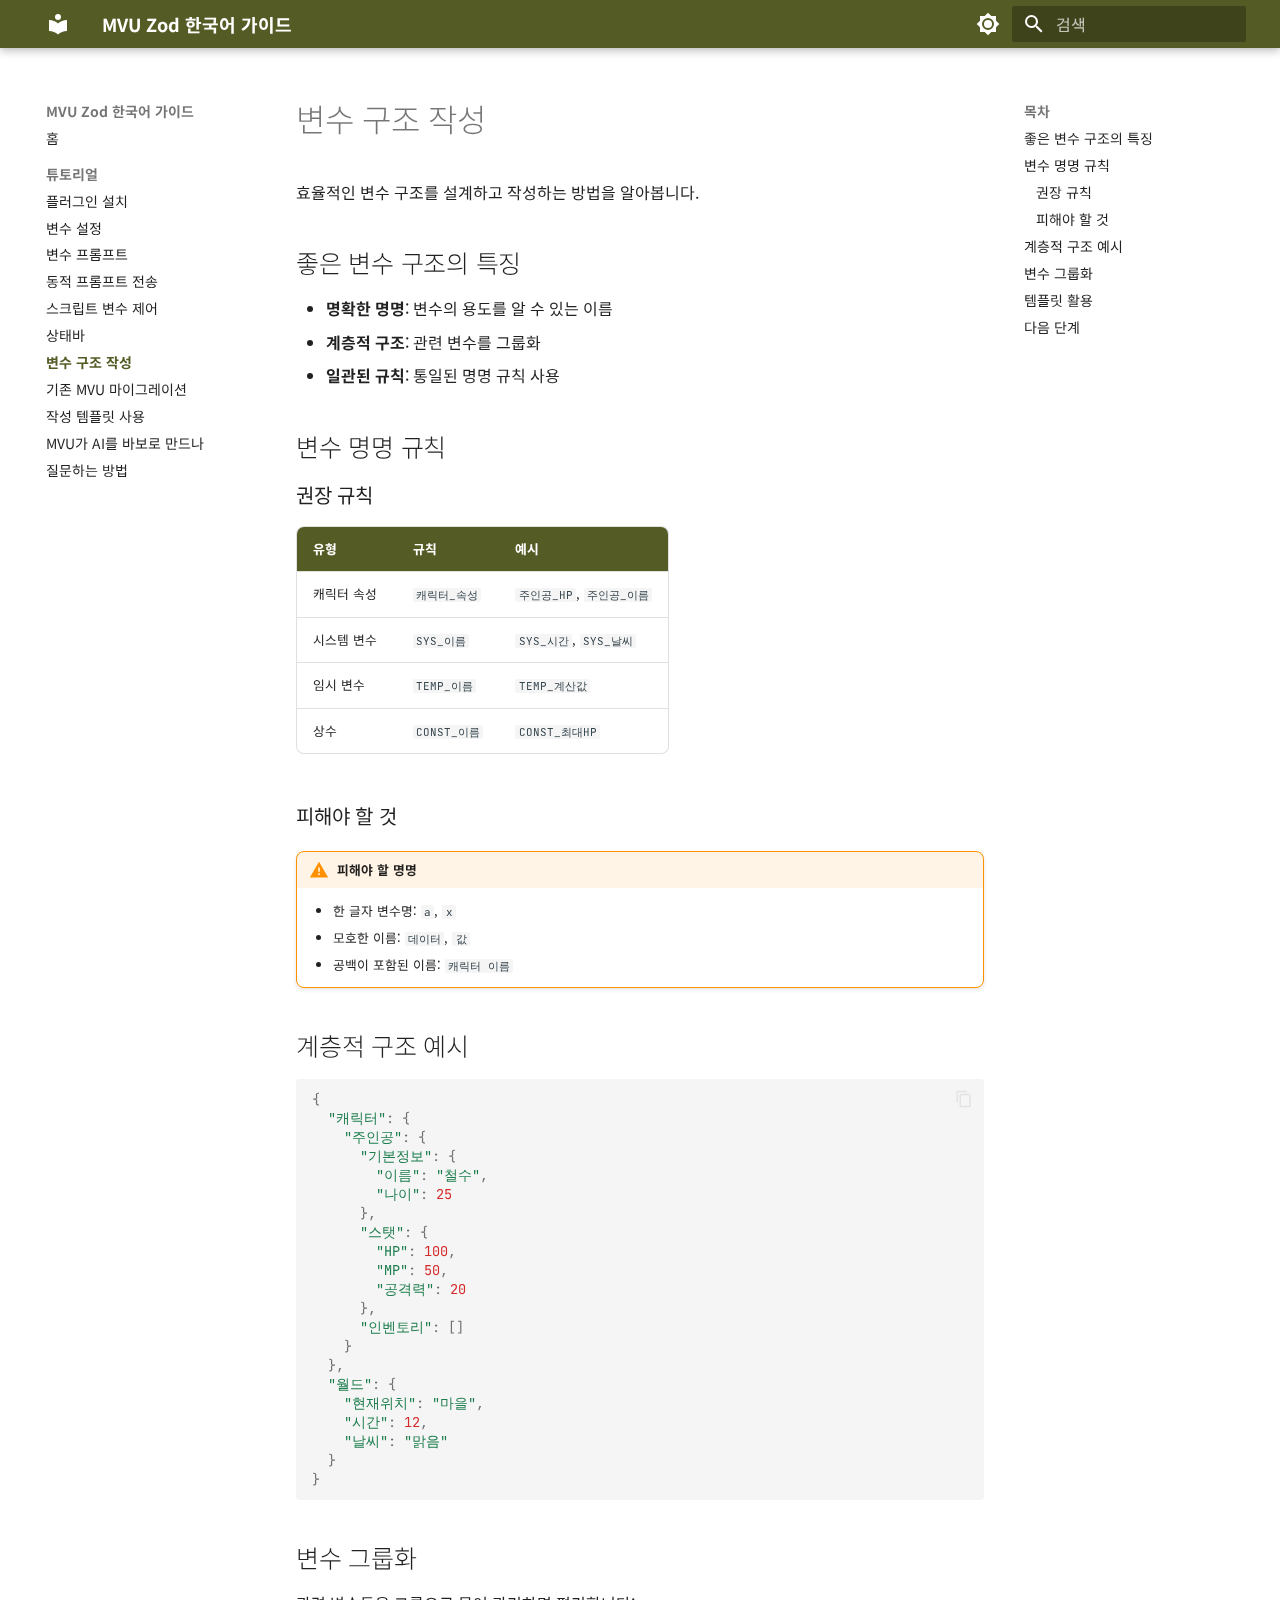
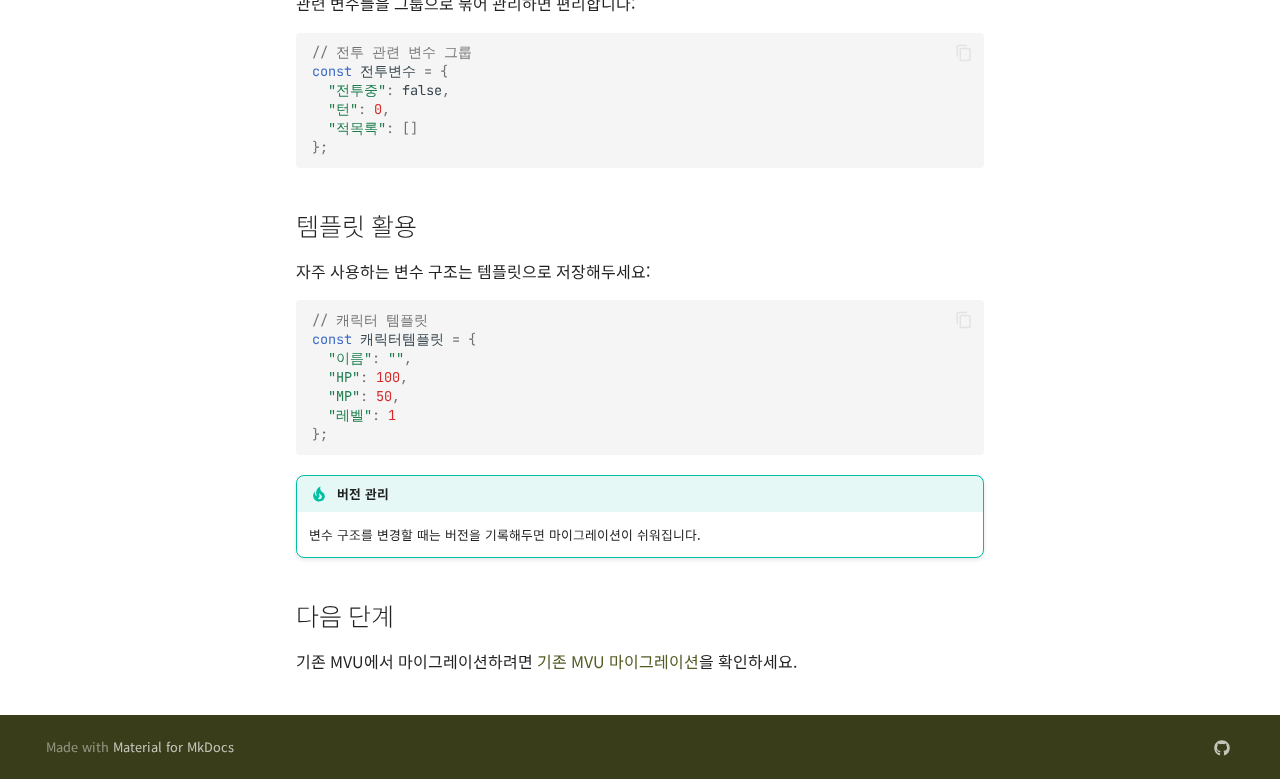
<file: site/튜토리얼/07-변수-구조-작성/index.html>
<!doctype html>
<html lang="ko" class="no-js">
  <head>
    
      <meta charset="utf-8">
      <meta name="viewport" content="width=device-width,initial-scale=1">
      
        <meta name="description" content="MVU Zod 플러그인 사용법을 위한 한국어 가이드">
      
      
      
        <link rel="canonical" href="https://example.github.io/mvu-zod-guide/%ED%8A%9C%ED%86%A0%EB%A6%AC%EC%96%BC/07-%EB%B3%80%EC%88%98-%EA%B5%AC%EC%A1%B0-%EC%9E%91%EC%84%B1/">
      
      
        <link rel="prev" href="../06-%EC%83%81%ED%83%9C%EB%B0%94/">
      
      
        <link rel="next" href="../08-%EA%B8%B0%EC%A1%B4-MVU-%EB%A7%88%EC%9D%B4%EA%B7%B8%EB%A0%88%EC%9D%B4%EC%85%98/">
      
      
        
      
      
      <link rel="icon" href="../../assets/images/favicon.png">
      <meta name="generator" content="mkdocs-1.6.1, mkdocs-material-9.7.1">
    
    
      
        <title>변수 구조 작성 - MVU Zod 한국어 가이드</title>
      
    
    
      <link rel="stylesheet" href="../../assets/stylesheets/main.484c7ddc.min.css">
      
        
        <link rel="stylesheet" href="../../assets/stylesheets/palette.ab4e12ef.min.css">
      
      


    
    
      
    
    
      
        
        
        <link rel="preconnect" href="https://fonts.gstatic.com" crossorigin>
        <link rel="stylesheet" href="https://fonts.googleapis.com/css?family=Noto+Sans+KR:300,300i,400,400i,700,700i%7CJetBrains+Mono:400,400i,700,700i&display=fallback">
        <style>:root{--md-text-font:"Noto Sans KR";--md-code-font:"JetBrains Mono"}</style>
      
    
    
      <link rel="stylesheet" href="../../stylesheets/extra.css">
    
    <script>__md_scope=new URL("../..",location),__md_hash=e=>[...e].reduce(((e,_)=>(e<<5)-e+_.charCodeAt(0)),0),__md_get=(e,_=localStorage,t=__md_scope)=>JSON.parse(_.getItem(t.pathname+"."+e)),__md_set=(e,_,t=localStorage,a=__md_scope)=>{try{t.setItem(a.pathname+"."+e,JSON.stringify(_))}catch(e){}}</script>
    
      

    
    
  </head>
  
  
    
    
      
    
    
    
    
    <body dir="ltr" data-md-color-scheme="default" data-md-color-primary="custom" data-md-color-accent="custom">
  
    
    <input class="md-toggle" data-md-toggle="drawer" type="checkbox" id="__drawer" autocomplete="off">
    <input class="md-toggle" data-md-toggle="search" type="checkbox" id="__search" autocomplete="off">
    <label class="md-overlay" for="__drawer"></label>
    <div data-md-component="skip">
      
        
        <a href="#_1" class="md-skip">
          콘텐츠로 이동
        </a>
      
    </div>
    <div data-md-component="announce">
      
    </div>
    
    
      

  

<header class="md-header md-header--shadow" data-md-component="header">
  <nav class="md-header__inner md-grid" aria-label="상단/헤더">
    <a href="../.." title="MVU Zod 한국어 가이드" class="md-header__button md-logo" aria-label="MVU Zod 한국어 가이드" data-md-component="logo">
      
  
  <svg xmlns="http://www.w3.org/2000/svg" viewBox="0 0 24 24"><path d="M12 8a3 3 0 0 0 3-3 3 3 0 0 0-3-3 3 3 0 0 0-3 3 3 3 0 0 0 3 3m0 3.54C9.64 9.35 6.5 8 3 8v11c3.5 0 6.64 1.35 9 3.54 2.36-2.19 5.5-3.54 9-3.54V8c-3.5 0-6.64 1.35-9 3.54"/></svg>

    </a>
    <label class="md-header__button md-icon" for="__drawer">
      
      <svg xmlns="http://www.w3.org/2000/svg" viewBox="0 0 24 24"><path d="M3 6h18v2H3zm0 5h18v2H3zm0 5h18v2H3z"/></svg>
    </label>
    <div class="md-header__title" data-md-component="header-title">
      <div class="md-header__ellipsis">
        <div class="md-header__topic">
          <span class="md-ellipsis">
            MVU Zod 한국어 가이드
          </span>
        </div>
        <div class="md-header__topic" data-md-component="header-topic">
          <span class="md-ellipsis">
            
              변수 구조 작성
            
          </span>
        </div>
      </div>
    </div>
    
      
        <form class="md-header__option" data-md-component="palette">
  
    
    
    
    <input class="md-option" data-md-color-media="(prefers-color-scheme: light)" data-md-color-scheme="default" data-md-color-primary="custom" data-md-color-accent="custom"  aria-label="다크 모드로 전환"  type="radio" name="__palette" id="__palette_0">
    
      <label class="md-header__button md-icon" title="다크 모드로 전환" for="__palette_1" hidden>
        <svg xmlns="http://www.w3.org/2000/svg" viewBox="0 0 24 24"><path d="M12 8a4 4 0 0 0-4 4 4 4 0 0 0 4 4 4 4 0 0 0 4-4 4 4 0 0 0-4-4m0 10a6 6 0 0 1-6-6 6 6 0 0 1 6-6 6 6 0 0 1 6 6 6 6 0 0 1-6 6m8-9.31V4h-4.69L12 .69 8.69 4H4v4.69L.69 12 4 15.31V20h4.69L12 23.31 15.31 20H20v-4.69L23.31 12z"/></svg>
      </label>
    
  
    
    
    
    <input class="md-option" data-md-color-media="(prefers-color-scheme: dark)" data-md-color-scheme="slate" data-md-color-primary="custom" data-md-color-accent="custom"  aria-label="라이트 모드로 전환"  type="radio" name="__palette" id="__palette_1">
    
      <label class="md-header__button md-icon" title="라이트 모드로 전환" for="__palette_0" hidden>
        <svg xmlns="http://www.w3.org/2000/svg" viewBox="0 0 24 24"><path d="M12 18c-.89 0-1.74-.2-2.5-.55C11.56 16.5 13 14.42 13 12s-1.44-4.5-3.5-5.45C10.26 6.2 11.11 6 12 6a6 6 0 0 1 6 6 6 6 0 0 1-6 6m8-9.31V4h-4.69L12 .69 8.69 4H4v4.69L.69 12 4 15.31V20h4.69L12 23.31 15.31 20H20v-4.69L23.31 12z"/></svg>
      </label>
    
  
</form>
      
    
    
      <script>var palette=__md_get("__palette");if(palette&&palette.color){if("(prefers-color-scheme)"===palette.color.media){var media=matchMedia("(prefers-color-scheme: light)"),input=document.querySelector(media.matches?"[data-md-color-media='(prefers-color-scheme: light)']":"[data-md-color-media='(prefers-color-scheme: dark)']");palette.color.media=input.getAttribute("data-md-color-media"),palette.color.scheme=input.getAttribute("data-md-color-scheme"),palette.color.primary=input.getAttribute("data-md-color-primary"),palette.color.accent=input.getAttribute("data-md-color-accent")}for(var[key,value]of Object.entries(palette.color))document.body.setAttribute("data-md-color-"+key,value)}</script>
    
    
    
      
      
        <label class="md-header__button md-icon" for="__search">
          
          <svg xmlns="http://www.w3.org/2000/svg" viewBox="0 0 24 24"><path d="M9.5 3A6.5 6.5 0 0 1 16 9.5c0 1.61-.59 3.09-1.56 4.23l.27.27h.79l5 5-1.5 1.5-5-5v-.79l-.27-.27A6.52 6.52 0 0 1 9.5 16 6.5 6.5 0 0 1 3 9.5 6.5 6.5 0 0 1 9.5 3m0 2C7 5 5 7 5 9.5S7 14 9.5 14 14 12 14 9.5 12 5 9.5 5"/></svg>
        </label>
        <div class="md-search" data-md-component="search" role="dialog">
  <label class="md-search__overlay" for="__search"></label>
  <div class="md-search__inner" role="search">
    <form class="md-search__form" name="search">
      <input type="text" class="md-search__input" name="query" aria-label="검색" placeholder="검색" autocapitalize="off" autocorrect="off" autocomplete="off" spellcheck="false" data-md-component="search-query" required>
      <label class="md-search__icon md-icon" for="__search">
        
        <svg xmlns="http://www.w3.org/2000/svg" viewBox="0 0 24 24"><path d="M9.5 3A6.5 6.5 0 0 1 16 9.5c0 1.61-.59 3.09-1.56 4.23l.27.27h.79l5 5-1.5 1.5-5-5v-.79l-.27-.27A6.52 6.52 0 0 1 9.5 16 6.5 6.5 0 0 1 3 9.5 6.5 6.5 0 0 1 9.5 3m0 2C7 5 5 7 5 9.5S7 14 9.5 14 14 12 14 9.5 12 5 9.5 5"/></svg>
        
        <svg xmlns="http://www.w3.org/2000/svg" viewBox="0 0 24 24"><path d="M20 11v2H8l5.5 5.5-1.42 1.42L4.16 12l7.92-7.92L13.5 5.5 8 11z"/></svg>
      </label>
      <nav class="md-search__options" aria-label="검색">
        
          <a href="javascript:void(0)" class="md-search__icon md-icon" title="공유" aria-label="공유" data-clipboard data-clipboard-text="" data-md-component="search-share" tabindex="-1">
            
            <svg xmlns="http://www.w3.org/2000/svg" viewBox="0 0 24 24"><path d="M18 16.08c-.76 0-1.44.3-1.96.77L8.91 12.7c.05-.23.09-.46.09-.7s-.04-.47-.09-.7l7.05-4.11c.54.5 1.25.81 2.04.81a3 3 0 0 0 3-3 3 3 0 0 0-3-3 3 3 0 0 0-3 3c0 .24.04.47.09.7L8.04 9.81C7.5 9.31 6.79 9 6 9a3 3 0 0 0-3 3 3 3 0 0 0 3 3c.79 0 1.5-.31 2.04-.81l7.12 4.15c-.05.21-.08.43-.08.66 0 1.61 1.31 2.91 2.92 2.91s2.92-1.3 2.92-2.91A2.92 2.92 0 0 0 18 16.08"/></svg>
          </a>
        
        <button type="reset" class="md-search__icon md-icon" title="지우기" aria-label="지우기" tabindex="-1">
          
          <svg xmlns="http://www.w3.org/2000/svg" viewBox="0 0 24 24"><path d="M19 6.41 17.59 5 12 10.59 6.41 5 5 6.41 10.59 12 5 17.59 6.41 19 12 13.41 17.59 19 19 17.59 13.41 12z"/></svg>
        </button>
      </nav>
      
        <div class="md-search__suggest" data-md-component="search-suggest"></div>
      
    </form>
    <div class="md-search__output">
      <div class="md-search__scrollwrap" tabindex="0" data-md-scrollfix>
        <div class="md-search-result" data-md-component="search-result">
          <div class="md-search-result__meta">
            검색 초기화
          </div>
          <ol class="md-search-result__list" role="presentation"></ol>
        </div>
      </div>
    </div>
  </div>
</div>
      
    
    
  </nav>
  
</header>
    
    <div class="md-container" data-md-component="container">
      
      
        
          
        
      
      <main class="md-main" data-md-component="main">
        <div class="md-main__inner md-grid">
          
            
              
              <div class="md-sidebar md-sidebar--primary" data-md-component="sidebar" data-md-type="navigation" >
                <div class="md-sidebar__scrollwrap">
                  <div class="md-sidebar__inner">
                    



<nav class="md-nav md-nav--primary" aria-label="네비게이션" data-md-level="0">
  <label class="md-nav__title" for="__drawer">
    <a href="../.." title="MVU Zod 한국어 가이드" class="md-nav__button md-logo" aria-label="MVU Zod 한국어 가이드" data-md-component="logo">
      
  
  <svg xmlns="http://www.w3.org/2000/svg" viewBox="0 0 24 24"><path d="M12 8a3 3 0 0 0 3-3 3 3 0 0 0-3-3 3 3 0 0 0-3 3 3 3 0 0 0 3 3m0 3.54C9.64 9.35 6.5 8 3 8v11c3.5 0 6.64 1.35 9 3.54 2.36-2.19 5.5-3.54 9-3.54V8c-3.5 0-6.64 1.35-9 3.54"/></svg>

    </a>
    MVU Zod 한국어 가이드
  </label>
  
  <ul class="md-nav__list" data-md-scrollfix>
    
      
      
  
  
  
  
    <li class="md-nav__item">
      <a href="../.." class="md-nav__link">
        
  
  
  <span class="md-ellipsis">
    
  
    홈
  

    
  </span>
  
  

      </a>
    </li>
  

    
      
      
  
  
    
  
  
  
    
    
      
        
      
        
      
        
      
        
      
        
      
        
      
        
      
        
      
        
      
        
      
        
      
    
    
    
      
        
        
      
    
    
    <li class="md-nav__item md-nav__item--active md-nav__item--section md-nav__item--nested">
      
        
        
        <input class="md-nav__toggle md-toggle " type="checkbox" id="__nav_2" checked>
        
          
          <label class="md-nav__link" for="__nav_2" id="__nav_2_label" tabindex="">
            
  
  
  <span class="md-ellipsis">
    
  
    튜토리얼
  

    
  </span>
  
  

            <span class="md-nav__icon md-icon"></span>
          </label>
        
        <nav class="md-nav" data-md-level="1" aria-labelledby="__nav_2_label" aria-expanded="true">
          <label class="md-nav__title" for="__nav_2">
            <span class="md-nav__icon md-icon"></span>
            
  
    튜토리얼
  

          </label>
          <ul class="md-nav__list" data-md-scrollfix>
            
              
                
  
  
  
  
    <li class="md-nav__item">
      <a href="../01-%ED%94%8C%EB%9F%AC%EA%B7%B8%EC%9D%B8-%EC%84%A4%EC%B9%98/" class="md-nav__link">
        
  
  
  <span class="md-ellipsis">
    
  
    플러그인 설치
  

    
  </span>
  
  

      </a>
    </li>
  

              
            
              
                
  
  
  
  
    <li class="md-nav__item">
      <a href="../02-%EB%B3%80%EC%88%98-%EC%84%A4%EC%A0%95/" class="md-nav__link">
        
  
  
  <span class="md-ellipsis">
    
  
    변수 설정
  

    
  </span>
  
  

      </a>
    </li>
  

              
            
              
                
  
  
  
  
    <li class="md-nav__item">
      <a href="../03-%EB%B3%80%EC%88%98-%ED%94%84%EB%A1%AC%ED%94%84%ED%8A%B8/" class="md-nav__link">
        
  
  
  <span class="md-ellipsis">
    
  
    변수 프롬프트
  

    
  </span>
  
  

      </a>
    </li>
  

              
            
              
                
  
  
  
  
    <li class="md-nav__item">
      <a href="../04-%EB%8F%99%EC%A0%81-%ED%94%84%EB%A1%AC%ED%94%84%ED%8A%B8-%EC%A0%84%EC%86%A1/" class="md-nav__link">
        
  
  
  <span class="md-ellipsis">
    
  
    동적 프롬프트 전송
  

    
  </span>
  
  

      </a>
    </li>
  

              
            
              
                
  
  
  
  
    <li class="md-nav__item">
      <a href="../05-%EC%8A%A4%ED%81%AC%EB%A6%BD%ED%8A%B8-%EB%B3%80%EC%88%98-%EC%A0%9C%EC%96%B4/" class="md-nav__link">
        
  
  
  <span class="md-ellipsis">
    
  
    스크립트 변수 제어
  

    
  </span>
  
  

      </a>
    </li>
  

              
            
              
                
  
  
  
  
    <li class="md-nav__item">
      <a href="../06-%EC%83%81%ED%83%9C%EB%B0%94/" class="md-nav__link">
        
  
  
  <span class="md-ellipsis">
    
  
    상태바
  

    
  </span>
  
  

      </a>
    </li>
  

              
            
              
                
  
  
    
  
  
  
    <li class="md-nav__item md-nav__item--active">
      
      <input class="md-nav__toggle md-toggle" type="checkbox" id="__toc">
      
      
        
      
      
        <label class="md-nav__link md-nav__link--active" for="__toc">
          
  
  
  <span class="md-ellipsis">
    
  
    변수 구조 작성
  

    
  </span>
  
  

          <span class="md-nav__icon md-icon"></span>
        </label>
      
      <a href="./" class="md-nav__link md-nav__link--active">
        
  
  
  <span class="md-ellipsis">
    
  
    변수 구조 작성
  

    
  </span>
  
  

      </a>
      
        

<nav class="md-nav md-nav--secondary" aria-label="목차">
  
  
  
    
  
  
    <label class="md-nav__title" for="__toc">
      <span class="md-nav__icon md-icon"></span>
      목차
    </label>
    <ul class="md-nav__list" data-md-component="toc" data-md-scrollfix>
      
        <li class="md-nav__item">
  <a href="#_2" class="md-nav__link">
    <span class="md-ellipsis">
      
        좋은 변수 구조의 특징
      
    </span>
  </a>
  
</li>
      
        <li class="md-nav__item">
  <a href="#_3" class="md-nav__link">
    <span class="md-ellipsis">
      
        변수 명명 규칙
      
    </span>
  </a>
  
    <nav class="md-nav" aria-label="변수 명명 규칙">
      <ul class="md-nav__list">
        
          <li class="md-nav__item">
  <a href="#_4" class="md-nav__link">
    <span class="md-ellipsis">
      
        권장 규칙
      
    </span>
  </a>
  
</li>
        
          <li class="md-nav__item">
  <a href="#_5" class="md-nav__link">
    <span class="md-ellipsis">
      
        피해야 할 것
      
    </span>
  </a>
  
</li>
        
      </ul>
    </nav>
  
</li>
      
        <li class="md-nav__item">
  <a href="#_6" class="md-nav__link">
    <span class="md-ellipsis">
      
        계층적 구조 예시
      
    </span>
  </a>
  
</li>
      
        <li class="md-nav__item">
  <a href="#_7" class="md-nav__link">
    <span class="md-ellipsis">
      
        변수 그룹화
      
    </span>
  </a>
  
</li>
      
        <li class="md-nav__item">
  <a href="#_8" class="md-nav__link">
    <span class="md-ellipsis">
      
        템플릿 활용
      
    </span>
  </a>
  
</li>
      
        <li class="md-nav__item">
  <a href="#_9" class="md-nav__link">
    <span class="md-ellipsis">
      
        다음 단계
      
    </span>
  </a>
  
</li>
      
    </ul>
  
</nav>
      
    </li>
  

              
            
              
                
  
  
  
  
    <li class="md-nav__item">
      <a href="../08-%EA%B8%B0%EC%A1%B4-MVU-%EB%A7%88%EC%9D%B4%EA%B7%B8%EB%A0%88%EC%9D%B4%EC%85%98/" class="md-nav__link">
        
  
  
  <span class="md-ellipsis">
    
  
    기존 MVU 마이그레이션
  

    
  </span>
  
  

      </a>
    </li>
  

              
            
              
                
  
  
  
  
    <li class="md-nav__item">
      <a href="../09-%EC%9E%91%EC%84%B1-%ED%85%9C%ED%94%8C%EB%A6%BF-%EC%82%AC%EC%9A%A9/" class="md-nav__link">
        
  
  
  <span class="md-ellipsis">
    
  
    작성 템플릿 사용
  

    
  </span>
  
  

      </a>
    </li>
  

              
            
              
                
  
  
  
  
    <li class="md-nav__item">
      <a href="../10-MVU%EA%B0%80-AI%EB%A5%BC-%EB%B0%94%EB%B3%B4%EB%A1%9C-%EB%A7%8C%EB%93%9C%EB%82%98/" class="md-nav__link">
        
  
  
  <span class="md-ellipsis">
    
  
    MVU가 AI를 바보로 만드나
  

    
  </span>
  
  

      </a>
    </li>
  

              
            
              
                
  
  
  
  
    <li class="md-nav__item">
      <a href="../11-%EC%A7%88%EB%AC%B8%ED%95%98%EB%8A%94-%EB%B0%A9%EB%B2%95/" class="md-nav__link">
        
  
  
  <span class="md-ellipsis">
    
  
    질문하는 방법
  

    
  </span>
  
  

      </a>
    </li>
  

              
            
          </ul>
        </nav>
      
    </li>
  

    
  </ul>
</nav>
                  </div>
                </div>
              </div>
            
            
              
              <div class="md-sidebar md-sidebar--secondary" data-md-component="sidebar" data-md-type="toc" >
                <div class="md-sidebar__scrollwrap">
                  <div class="md-sidebar__inner">
                    

<nav class="md-nav md-nav--secondary" aria-label="목차">
  
  
  
    
  
  
    <label class="md-nav__title" for="__toc">
      <span class="md-nav__icon md-icon"></span>
      목차
    </label>
    <ul class="md-nav__list" data-md-component="toc" data-md-scrollfix>
      
        <li class="md-nav__item">
  <a href="#_2" class="md-nav__link">
    <span class="md-ellipsis">
      
        좋은 변수 구조의 특징
      
    </span>
  </a>
  
</li>
      
        <li class="md-nav__item">
  <a href="#_3" class="md-nav__link">
    <span class="md-ellipsis">
      
        변수 명명 규칙
      
    </span>
  </a>
  
    <nav class="md-nav" aria-label="변수 명명 규칙">
      <ul class="md-nav__list">
        
          <li class="md-nav__item">
  <a href="#_4" class="md-nav__link">
    <span class="md-ellipsis">
      
        권장 규칙
      
    </span>
  </a>
  
</li>
        
          <li class="md-nav__item">
  <a href="#_5" class="md-nav__link">
    <span class="md-ellipsis">
      
        피해야 할 것
      
    </span>
  </a>
  
</li>
        
      </ul>
    </nav>
  
</li>
      
        <li class="md-nav__item">
  <a href="#_6" class="md-nav__link">
    <span class="md-ellipsis">
      
        계층적 구조 예시
      
    </span>
  </a>
  
</li>
      
        <li class="md-nav__item">
  <a href="#_7" class="md-nav__link">
    <span class="md-ellipsis">
      
        변수 그룹화
      
    </span>
  </a>
  
</li>
      
        <li class="md-nav__item">
  <a href="#_8" class="md-nav__link">
    <span class="md-ellipsis">
      
        템플릿 활용
      
    </span>
  </a>
  
</li>
      
        <li class="md-nav__item">
  <a href="#_9" class="md-nav__link">
    <span class="md-ellipsis">
      
        다음 단계
      
    </span>
  </a>
  
</li>
      
    </ul>
  
</nav>
                  </div>
                </div>
              </div>
            
          
          
            <div class="md-content" data-md-component="content">
              
              <article class="md-content__inner md-typeset">
                
                  



<h1 id="_1">변수 구조 작성<a class="headerlink" href="#_1" title="Permanent link">&para;</a></h1>
<p>효율적인 변수 구조를 설계하고 작성하는 방법을 알아봅니다.</p>
<h2 id="_2">좋은 변수 구조의 특징<a class="headerlink" href="#_2" title="Permanent link">&para;</a></h2>
<ul>
<li><strong>명확한 명명</strong>: 변수의 용도를 알 수 있는 이름</li>
<li><strong>계층적 구조</strong>: 관련 변수를 그룹화</li>
<li><strong>일관된 규칙</strong>: 통일된 명명 규칙 사용</li>
</ul>
<h2 id="_3">변수 명명 규칙<a class="headerlink" href="#_3" title="Permanent link">&para;</a></h2>
<h3 id="_4">권장 규칙<a class="headerlink" href="#_4" title="Permanent link">&para;</a></h3>
<table>
<thead>
<tr>
<th>유형</th>
<th>규칙</th>
<th>예시</th>
</tr>
</thead>
<tbody>
<tr>
<td>캐릭터 속성</td>
<td><code>캐릭터_속성</code></td>
<td><code>주인공_HP</code>, <code>주인공_이름</code></td>
</tr>
<tr>
<td>시스템 변수</td>
<td><code>SYS_이름</code></td>
<td><code>SYS_시간</code>, <code>SYS_날씨</code></td>
</tr>
<tr>
<td>임시 변수</td>
<td><code>TEMP_이름</code></td>
<td><code>TEMP_계산값</code></td>
</tr>
<tr>
<td>상수</td>
<td><code>CONST_이름</code></td>
<td><code>CONST_최대HP</code></td>
</tr>
</tbody>
</table>
<h3 id="_5">피해야 할 것<a class="headerlink" href="#_5" title="Permanent link">&para;</a></h3>
<div class="admonition warning">
<p class="admonition-title">피해야 할 명명</p>
<ul>
<li>한 글자 변수명: <code>a</code>, <code>x</code></li>
<li>모호한 이름: <code>데이터</code>, <code>값</code></li>
<li>공백이 포함된 이름: <code>캐릭터 이름</code></li>
</ul>
</div>
<h2 id="_6">계층적 구조 예시<a class="headerlink" href="#_6" title="Permanent link">&para;</a></h2>
<div class="highlight"><pre><span></span><code><a id="__codelineno-0-1" name="__codelineno-0-1" href="#__codelineno-0-1"></a><span class="p">{</span>
<a id="__codelineno-0-2" name="__codelineno-0-2" href="#__codelineno-0-2"></a><span class="w">  </span><span class="s2">&quot;캐릭터&quot;</span><span class="o">:</span><span class="w"> </span><span class="p">{</span>
<a id="__codelineno-0-3" name="__codelineno-0-3" href="#__codelineno-0-3"></a><span class="w">    </span><span class="s2">&quot;주인공&quot;</span><span class="o">:</span><span class="w"> </span><span class="p">{</span>
<a id="__codelineno-0-4" name="__codelineno-0-4" href="#__codelineno-0-4"></a><span class="w">      </span><span class="s2">&quot;기본정보&quot;</span><span class="o">:</span><span class="w"> </span><span class="p">{</span>
<a id="__codelineno-0-5" name="__codelineno-0-5" href="#__codelineno-0-5"></a><span class="w">        </span><span class="s2">&quot;이름&quot;</span><span class="o">:</span><span class="w"> </span><span class="s2">&quot;철수&quot;</span><span class="p">,</span>
<a id="__codelineno-0-6" name="__codelineno-0-6" href="#__codelineno-0-6"></a><span class="w">        </span><span class="s2">&quot;나이&quot;</span><span class="o">:</span><span class="w"> </span><span class="mf">25</span>
<a id="__codelineno-0-7" name="__codelineno-0-7" href="#__codelineno-0-7"></a><span class="w">      </span><span class="p">},</span>
<a id="__codelineno-0-8" name="__codelineno-0-8" href="#__codelineno-0-8"></a><span class="w">      </span><span class="s2">&quot;스탯&quot;</span><span class="o">:</span><span class="w"> </span><span class="p">{</span>
<a id="__codelineno-0-9" name="__codelineno-0-9" href="#__codelineno-0-9"></a><span class="w">        </span><span class="s2">&quot;HP&quot;</span><span class="o">:</span><span class="w"> </span><span class="mf">100</span><span class="p">,</span>
<a id="__codelineno-0-10" name="__codelineno-0-10" href="#__codelineno-0-10"></a><span class="w">        </span><span class="s2">&quot;MP&quot;</span><span class="o">:</span><span class="w"> </span><span class="mf">50</span><span class="p">,</span>
<a id="__codelineno-0-11" name="__codelineno-0-11" href="#__codelineno-0-11"></a><span class="w">        </span><span class="s2">&quot;공격력&quot;</span><span class="o">:</span><span class="w"> </span><span class="mf">20</span>
<a id="__codelineno-0-12" name="__codelineno-0-12" href="#__codelineno-0-12"></a><span class="w">      </span><span class="p">},</span>
<a id="__codelineno-0-13" name="__codelineno-0-13" href="#__codelineno-0-13"></a><span class="w">      </span><span class="s2">&quot;인벤토리&quot;</span><span class="o">:</span><span class="w"> </span><span class="p">[]</span>
<a id="__codelineno-0-14" name="__codelineno-0-14" href="#__codelineno-0-14"></a><span class="w">    </span><span class="p">}</span>
<a id="__codelineno-0-15" name="__codelineno-0-15" href="#__codelineno-0-15"></a><span class="w">  </span><span class="p">},</span>
<a id="__codelineno-0-16" name="__codelineno-0-16" href="#__codelineno-0-16"></a><span class="w">  </span><span class="s2">&quot;월드&quot;</span><span class="o">:</span><span class="w"> </span><span class="p">{</span>
<a id="__codelineno-0-17" name="__codelineno-0-17" href="#__codelineno-0-17"></a><span class="w">    </span><span class="s2">&quot;현재위치&quot;</span><span class="o">:</span><span class="w"> </span><span class="s2">&quot;마을&quot;</span><span class="p">,</span>
<a id="__codelineno-0-18" name="__codelineno-0-18" href="#__codelineno-0-18"></a><span class="w">    </span><span class="s2">&quot;시간&quot;</span><span class="o">:</span><span class="w"> </span><span class="mf">12</span><span class="p">,</span>
<a id="__codelineno-0-19" name="__codelineno-0-19" href="#__codelineno-0-19"></a><span class="w">    </span><span class="s2">&quot;날씨&quot;</span><span class="o">:</span><span class="w"> </span><span class="s2">&quot;맑음&quot;</span>
<a id="__codelineno-0-20" name="__codelineno-0-20" href="#__codelineno-0-20"></a><span class="w">  </span><span class="p">}</span>
<a id="__codelineno-0-21" name="__codelineno-0-21" href="#__codelineno-0-21"></a><span class="p">}</span>
</code></pre></div>
<h2 id="_7">변수 그룹화<a class="headerlink" href="#_7" title="Permanent link">&para;</a></h2>
<p>관련 변수들을 그룹으로 묶어 관리하면 편리합니다:</p>
<div class="highlight"><pre><span></span><code><a id="__codelineno-1-1" name="__codelineno-1-1" href="#__codelineno-1-1"></a><span class="c1">// 전투 관련 변수 그룹</span>
<a id="__codelineno-1-2" name="__codelineno-1-2" href="#__codelineno-1-2"></a><span class="kd">const</span><span class="w"> </span><span class="nx">전투변수</span><span class="w"> </span><span class="o">=</span><span class="w"> </span><span class="p">{</span>
<a id="__codelineno-1-3" name="__codelineno-1-3" href="#__codelineno-1-3"></a><span class="w">  </span><span class="s2">&quot;전투중&quot;</span><span class="o">:</span><span class="w"> </span><span class="kc">false</span><span class="p">,</span>
<a id="__codelineno-1-4" name="__codelineno-1-4" href="#__codelineno-1-4"></a><span class="w">  </span><span class="s2">&quot;턴&quot;</span><span class="o">:</span><span class="w"> </span><span class="mf">0</span><span class="p">,</span>
<a id="__codelineno-1-5" name="__codelineno-1-5" href="#__codelineno-1-5"></a><span class="w">  </span><span class="s2">&quot;적목록&quot;</span><span class="o">:</span><span class="w"> </span><span class="p">[]</span>
<a id="__codelineno-1-6" name="__codelineno-1-6" href="#__codelineno-1-6"></a><span class="p">};</span>
</code></pre></div>
<h2 id="_8">템플릿 활용<a class="headerlink" href="#_8" title="Permanent link">&para;</a></h2>
<p>자주 사용하는 변수 구조는 템플릿으로 저장해두세요:</p>
<div class="highlight"><pre><span></span><code><a id="__codelineno-2-1" name="__codelineno-2-1" href="#__codelineno-2-1"></a><span class="c1">// 캐릭터 템플릿</span>
<a id="__codelineno-2-2" name="__codelineno-2-2" href="#__codelineno-2-2"></a><span class="kd">const</span><span class="w"> </span><span class="nx">캐릭터템플릿</span><span class="w"> </span><span class="o">=</span><span class="w"> </span><span class="p">{</span>
<a id="__codelineno-2-3" name="__codelineno-2-3" href="#__codelineno-2-3"></a><span class="w">  </span><span class="s2">&quot;이름&quot;</span><span class="o">:</span><span class="w"> </span><span class="s2">&quot;&quot;</span><span class="p">,</span>
<a id="__codelineno-2-4" name="__codelineno-2-4" href="#__codelineno-2-4"></a><span class="w">  </span><span class="s2">&quot;HP&quot;</span><span class="o">:</span><span class="w"> </span><span class="mf">100</span><span class="p">,</span>
<a id="__codelineno-2-5" name="__codelineno-2-5" href="#__codelineno-2-5"></a><span class="w">  </span><span class="s2">&quot;MP&quot;</span><span class="o">:</span><span class="w"> </span><span class="mf">50</span><span class="p">,</span>
<a id="__codelineno-2-6" name="__codelineno-2-6" href="#__codelineno-2-6"></a><span class="w">  </span><span class="s2">&quot;레벨&quot;</span><span class="o">:</span><span class="w"> </span><span class="mf">1</span>
<a id="__codelineno-2-7" name="__codelineno-2-7" href="#__codelineno-2-7"></a><span class="p">};</span>
</code></pre></div>
<div class="admonition tip">
<p class="admonition-title">버전 관리</p>
<p>변수 구조를 변경할 때는 버전을 기록해두면 마이그레이션이 쉬워집니다.</p>
</div>
<h2 id="_9">다음 단계<a class="headerlink" href="#_9" title="Permanent link">&para;</a></h2>
<p>기존 MVU에서 마이그레이션하려면 <a href="../08-%EA%B8%B0%EC%A1%B4-MVU-%EB%A7%88%EC%9D%B4%EA%B7%B8%EB%A0%88%EC%9D%B4%EC%85%98/">기존 MVU 마이그레이션</a>을 확인하세요.</p>












                
              </article>
            </div>
          
          
<script>var target=document.getElementById(location.hash.slice(1));target&&target.name&&(target.checked=target.name.startsWith("__tabbed_"))</script>
        </div>
        
          <button type="button" class="md-top md-icon" data-md-component="top" hidden>
  
  <svg xmlns="http://www.w3.org/2000/svg" viewBox="0 0 24 24"><path d="M13 20h-2V8l-5.5 5.5-1.42-1.42L12 4.16l7.92 7.92-1.42 1.42L13 8z"/></svg>
  맨위로
</button>
        
      </main>
      
        <footer class="md-footer">
  
  <div class="md-footer-meta md-typeset">
    <div class="md-footer-meta__inner md-grid">
      <div class="md-copyright">
  
  
    Made with
    <a href="https://squidfunk.github.io/mkdocs-material/" target="_blank" rel="noopener">
      Material for MkDocs
    </a>
  
</div>
      
        
<div class="md-social">
  
    
    
    
    
      
      
    
    <a href="https://github.com/" target="_blank" rel="noopener" title="github.com" class="md-social__link">
      <svg xmlns="http://www.w3.org/2000/svg" viewBox="0 0 512 512"><!--! Font Awesome Free 7.1.0 by @fontawesome - https://fontawesome.com License - https://fontawesome.com/license/free (Icons: CC BY 4.0, Fonts: SIL OFL 1.1, Code: MIT License) Copyright 2025 Fonticons, Inc.--><path d="M173.9 397.4c0 2-2.3 3.6-5.2 3.6-3.3.3-5.6-1.3-5.6-3.6 0-2 2.3-3.6 5.2-3.6 3-.3 5.6 1.3 5.6 3.6m-31.1-4.5c-.7 2 1.3 4.3 4.3 4.9 2.6 1 5.6 0 6.2-2s-1.3-4.3-4.3-5.2c-2.6-.7-5.5.3-6.2 2.3m44.2-1.7c-2.9.7-4.9 2.6-4.6 4.9.3 2 2.9 3.3 5.9 2.6 2.9-.7 4.9-2.6 4.6-4.6-.3-1.9-3-3.2-5.9-2.9M252.8 8C114.1 8 8 113.3 8 252c0 110.9 69.8 205.8 169.5 239.2 12.8 2.3 17.3-5.6 17.3-12.1 0-6.2-.3-40.4-.3-61.4 0 0-70 15-84.7-29.8 0 0-11.4-29.1-27.8-36.6 0 0-22.9-15.7 1.6-15.4 0 0 24.9 2 38.6 25.8 21.9 38.6 58.6 27.5 72.9 20.9 2.3-16 8.8-27.1 16-33.7-55.9-6.2-112.3-14.3-112.3-110.5 0-27.5 7.6-41.3 23.6-58.9-2.6-6.5-11.1-33.3 2.6-67.9 20.9-6.5 69 27 69 27 20-5.6 41.5-8.5 62.8-8.5s42.8 2.9 62.8 8.5c0 0 48.1-33.6 69-27 13.7 34.7 5.2 61.4 2.6 67.9 16 17.7 25.8 31.5 25.8 58.9 0 96.5-58.9 104.2-114.8 110.5 9.2 7.9 17 22.9 17 46.4 0 33.7-.3 75.4-.3 83.6 0 6.5 4.6 14.4 17.3 12.1C436.2 457.8 504 362.9 504 252 504 113.3 391.5 8 252.8 8M105.2 352.9c-1.3 1-1 3.3.7 5.2 1.6 1.6 3.9 2.3 5.2 1 1.3-1 1-3.3-.7-5.2-1.6-1.6-3.9-2.3-5.2-1m-10.8-8.1c-.7 1.3.3 2.9 2.3 3.9 1.6 1 3.6.7 4.3-.7.7-1.3-.3-2.9-2.3-3.9-2-.6-3.6-.3-4.3.7m32.4 35.6c-1.6 1.3-1 4.3 1.3 6.2 2.3 2.3 5.2 2.6 6.5 1 1.3-1.3.7-4.3-1.3-6.2-2.2-2.3-5.2-2.6-6.5-1m-11.4-14.7c-1.6 1-1.6 3.6 0 5.9s4.3 3.3 5.6 2.3c1.6-1.3 1.6-3.9 0-6.2-1.4-2.3-4-3.3-5.6-2"/></svg>
    </a>
  
</div>
      
    </div>
  </div>
</footer>
      
    </div>
    <div class="md-dialog" data-md-component="dialog">
      <div class="md-dialog__inner md-typeset"></div>
    </div>
    
    
    
      
      
      <script id="__config" type="application/json">{"annotate": null, "base": "../..", "features": ["navigation.instant", "navigation.tracking", "navigation.sections", "navigation.expand", "navigation.indexes", "navigation.top", "search.suggest", "search.highlight", "search.share", "content.code.copy", "content.code.annotate", "toc.follow"], "search": "../../assets/javascripts/workers/search.2c215733.min.js", "tags": null, "translations": {"clipboard.copied": "\ud074\ub9bd\ubcf4\ub4dc\uc5d0 \ubcf5\uc0ac\ub428", "clipboard.copy": "\ud074\ub9bd\ubcf4\ub4dc\ub85c \ubcf5\uc0ac", "search.result.more.one": "\uc774 \ubb38\uc11c\uc5d0\uc11c 1\uac1c\uc758 \uac80\uc0c9 \uacb0\uacfc \ub354 \ubcf4\uae30", "search.result.more.other": "\uc774 \ubb38\uc11c\uc5d0\uc11c #\uac1c\uc758 \uac80\uc0c9 \uacb0\uacfc \ub354 \ubcf4\uae30", "search.result.none": "\uac80\uc0c9\uc5b4\uc640 \uc77c\uce58\ud558\ub294 \ubb38\uc11c\uac00 \uc5c6\uc2b5\ub2c8\ub2e4", "search.result.one": "1\uac1c\uc758 \uc77c\uce58\ud558\ub294 \ubb38\uc11c", "search.result.other": "#\uac1c\uc758 \uc77c\uce58\ud558\ub294 \ubb38\uc11c", "search.result.placeholder": "\uac80\uc0c9\uc5b4\ub97c \uc785\ub825\ud558\uc138\uc694", "search.result.term.missing": "\ud3ec\ud568\ub418\uc9c0 \uc54a\uc740 \uac80\uc0c9\uc5b4", "select.version": "\ubc84\uc804 \uc120\ud0dd"}, "version": null}</script>
    
    
      <script src="../../assets/javascripts/bundle.79ae519e.min.js"></script>
      
    
  </body>
</html>
</file>
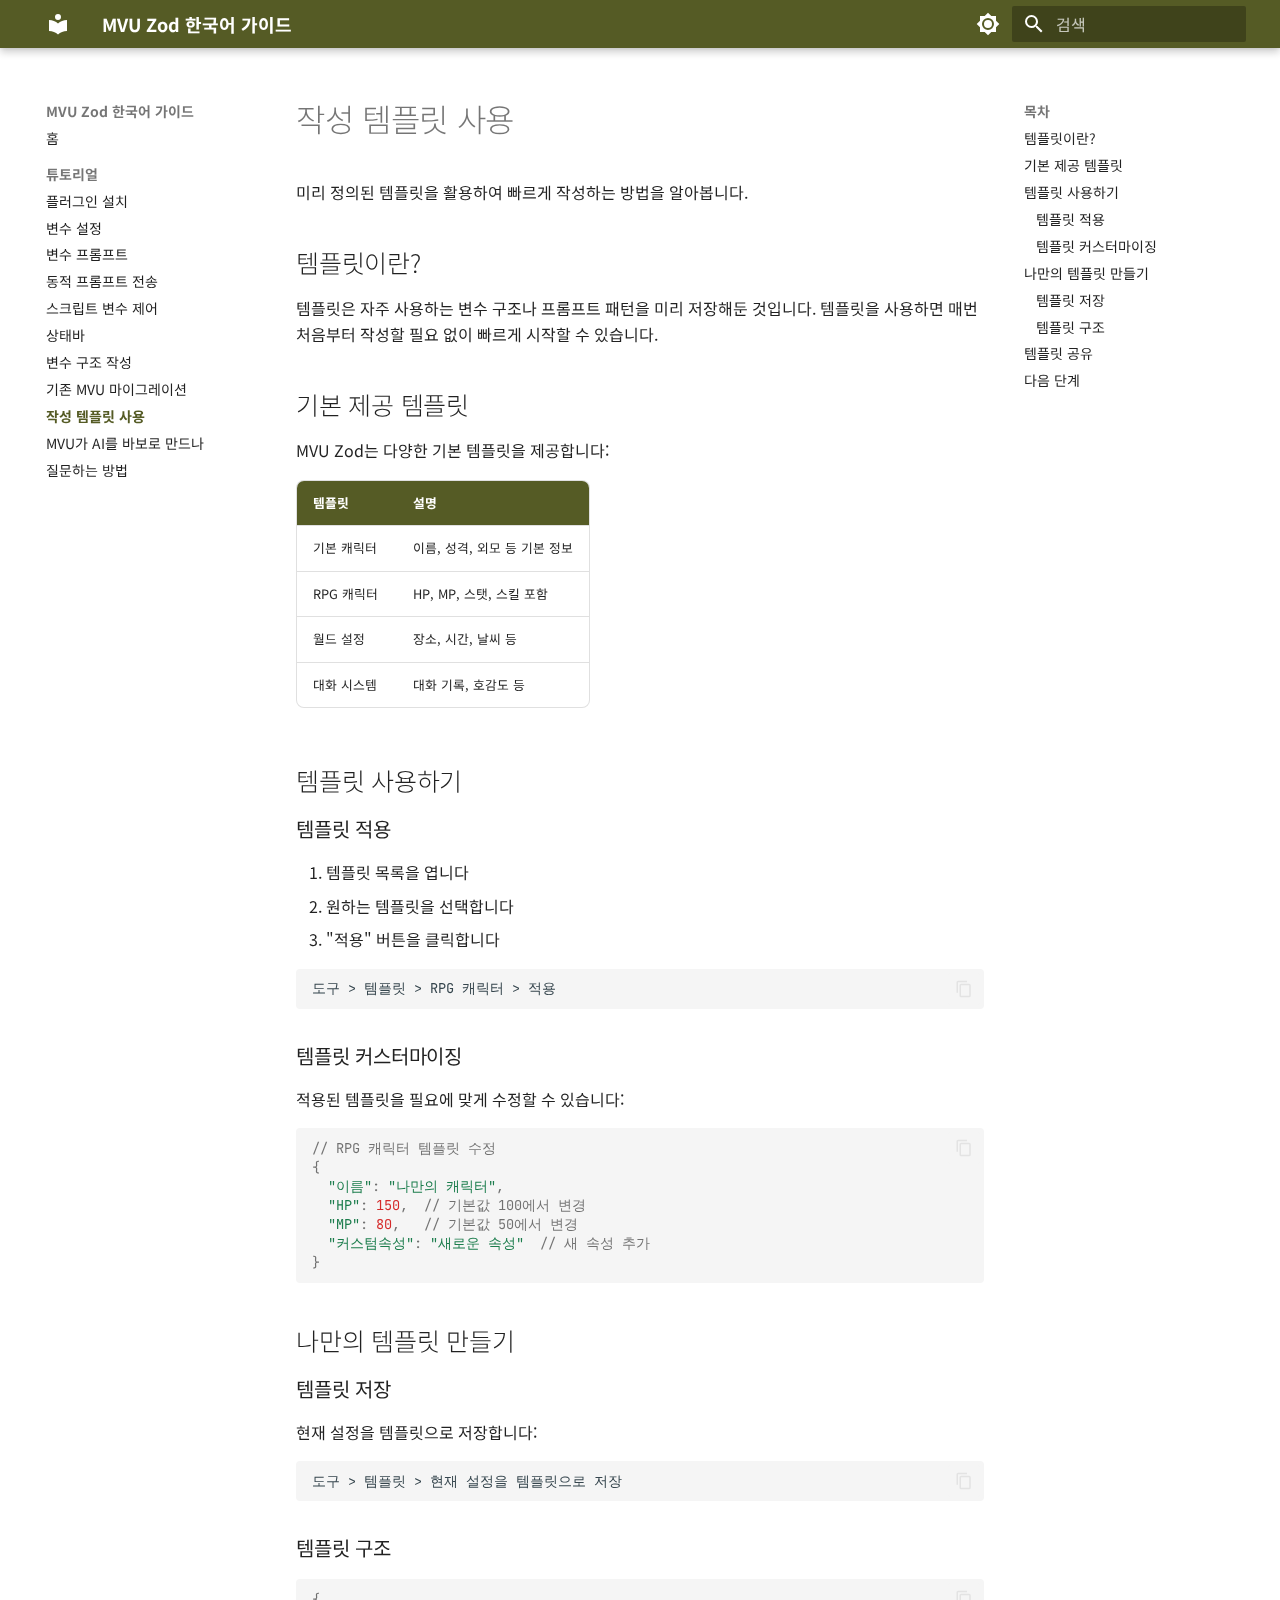
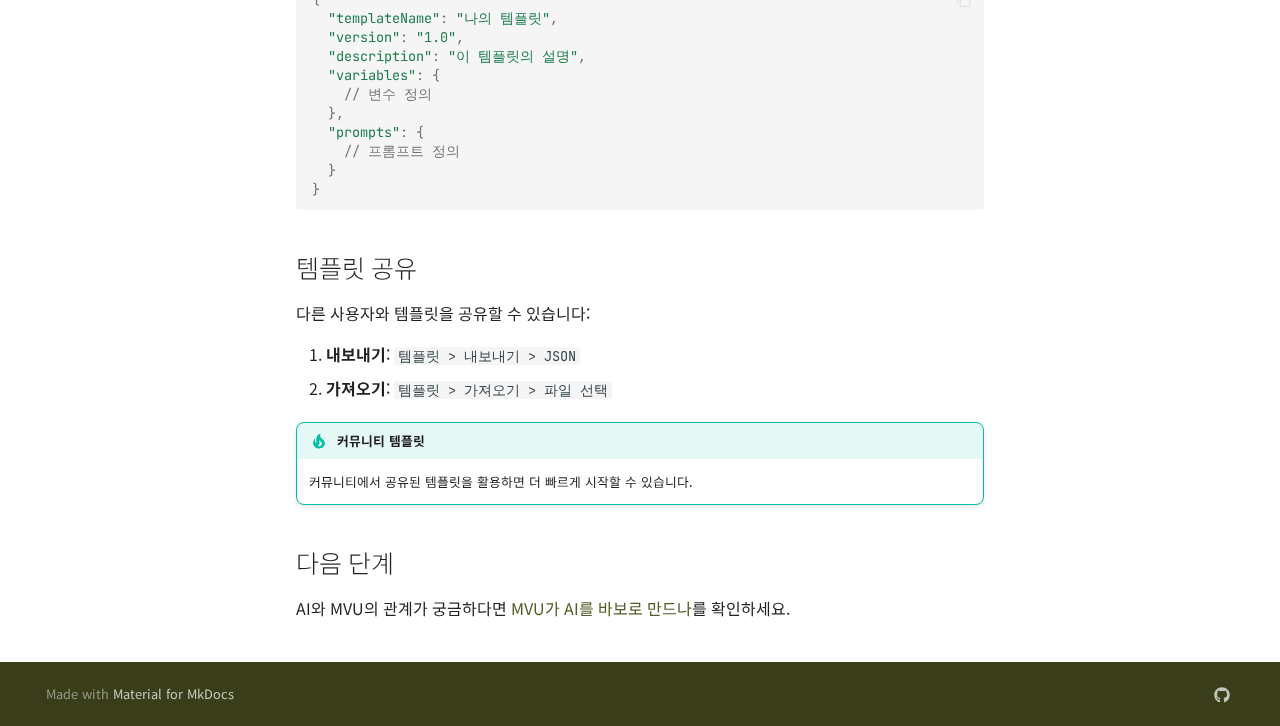
<file: site/튜토리얼/09-작성-템플릿-사용/index.html>
<!doctype html>
<html lang="ko" class="no-js">
  <head>
    
      <meta charset="utf-8">
      <meta name="viewport" content="width=device-width,initial-scale=1">
      
        <meta name="description" content="MVU Zod 플러그인 사용법을 위한 한국어 가이드">
      
      
      
        <link rel="canonical" href="https://example.github.io/mvu-zod-guide/%ED%8A%9C%ED%86%A0%EB%A6%AC%EC%96%BC/09-%EC%9E%91%EC%84%B1-%ED%85%9C%ED%94%8C%EB%A6%BF-%EC%82%AC%EC%9A%A9/">
      
      
        <link rel="prev" href="../08-%EA%B8%B0%EC%A1%B4-MVU-%EB%A7%88%EC%9D%B4%EA%B7%B8%EB%A0%88%EC%9D%B4%EC%85%98/">
      
      
        <link rel="next" href="../10-MVU%EA%B0%80-AI%EB%A5%BC-%EB%B0%94%EB%B3%B4%EB%A1%9C-%EB%A7%8C%EB%93%9C%EB%82%98/">
      
      
        
      
      
      <link rel="icon" href="../../assets/images/favicon.png">
      <meta name="generator" content="mkdocs-1.6.1, mkdocs-material-9.7.1">
    
    
      
        <title>작성 템플릿 사용 - MVU Zod 한국어 가이드</title>
      
    
    
      <link rel="stylesheet" href="../../assets/stylesheets/main.484c7ddc.min.css">
      
        
        <link rel="stylesheet" href="../../assets/stylesheets/palette.ab4e12ef.min.css">
      
      


    
    
      
    
    
      
        
        
        <link rel="preconnect" href="https://fonts.gstatic.com" crossorigin>
        <link rel="stylesheet" href="https://fonts.googleapis.com/css?family=Noto+Sans+KR:300,300i,400,400i,700,700i%7CJetBrains+Mono:400,400i,700,700i&display=fallback">
        <style>:root{--md-text-font:"Noto Sans KR";--md-code-font:"JetBrains Mono"}</style>
      
    
    
      <link rel="stylesheet" href="../../stylesheets/extra.css">
    
    <script>__md_scope=new URL("../..",location),__md_hash=e=>[...e].reduce(((e,_)=>(e<<5)-e+_.charCodeAt(0)),0),__md_get=(e,_=localStorage,t=__md_scope)=>JSON.parse(_.getItem(t.pathname+"."+e)),__md_set=(e,_,t=localStorage,a=__md_scope)=>{try{t.setItem(a.pathname+"."+e,JSON.stringify(_))}catch(e){}}</script>
    
      

    
    
  </head>
  
  
    
    
      
    
    
    
    
    <body dir="ltr" data-md-color-scheme="default" data-md-color-primary="custom" data-md-color-accent="custom">
  
    
    <input class="md-toggle" data-md-toggle="drawer" type="checkbox" id="__drawer" autocomplete="off">
    <input class="md-toggle" data-md-toggle="search" type="checkbox" id="__search" autocomplete="off">
    <label class="md-overlay" for="__drawer"></label>
    <div data-md-component="skip">
      
        
        <a href="#_1" class="md-skip">
          콘텐츠로 이동
        </a>
      
    </div>
    <div data-md-component="announce">
      
    </div>
    
    
      

  

<header class="md-header md-header--shadow" data-md-component="header">
  <nav class="md-header__inner md-grid" aria-label="상단/헤더">
    <a href="../.." title="MVU Zod 한국어 가이드" class="md-header__button md-logo" aria-label="MVU Zod 한국어 가이드" data-md-component="logo">
      
  
  <svg xmlns="http://www.w3.org/2000/svg" viewBox="0 0 24 24"><path d="M12 8a3 3 0 0 0 3-3 3 3 0 0 0-3-3 3 3 0 0 0-3 3 3 3 0 0 0 3 3m0 3.54C9.64 9.35 6.5 8 3 8v11c3.5 0 6.64 1.35 9 3.54 2.36-2.19 5.5-3.54 9-3.54V8c-3.5 0-6.64 1.35-9 3.54"/></svg>

    </a>
    <label class="md-header__button md-icon" for="__drawer">
      
      <svg xmlns="http://www.w3.org/2000/svg" viewBox="0 0 24 24"><path d="M3 6h18v2H3zm0 5h18v2H3zm0 5h18v2H3z"/></svg>
    </label>
    <div class="md-header__title" data-md-component="header-title">
      <div class="md-header__ellipsis">
        <div class="md-header__topic">
          <span class="md-ellipsis">
            MVU Zod 한국어 가이드
          </span>
        </div>
        <div class="md-header__topic" data-md-component="header-topic">
          <span class="md-ellipsis">
            
              작성 템플릿 사용
            
          </span>
        </div>
      </div>
    </div>
    
      
        <form class="md-header__option" data-md-component="palette">
  
    
    
    
    <input class="md-option" data-md-color-media="(prefers-color-scheme: light)" data-md-color-scheme="default" data-md-color-primary="custom" data-md-color-accent="custom"  aria-label="다크 모드로 전환"  type="radio" name="__palette" id="__palette_0">
    
      <label class="md-header__button md-icon" title="다크 모드로 전환" for="__palette_1" hidden>
        <svg xmlns="http://www.w3.org/2000/svg" viewBox="0 0 24 24"><path d="M12 8a4 4 0 0 0-4 4 4 4 0 0 0 4 4 4 4 0 0 0 4-4 4 4 0 0 0-4-4m0 10a6 6 0 0 1-6-6 6 6 0 0 1 6-6 6 6 0 0 1 6 6 6 6 0 0 1-6 6m8-9.31V4h-4.69L12 .69 8.69 4H4v4.69L.69 12 4 15.31V20h4.69L12 23.31 15.31 20H20v-4.69L23.31 12z"/></svg>
      </label>
    
  
    
    
    
    <input class="md-option" data-md-color-media="(prefers-color-scheme: dark)" data-md-color-scheme="slate" data-md-color-primary="custom" data-md-color-accent="custom"  aria-label="라이트 모드로 전환"  type="radio" name="__palette" id="__palette_1">
    
      <label class="md-header__button md-icon" title="라이트 모드로 전환" for="__palette_0" hidden>
        <svg xmlns="http://www.w3.org/2000/svg" viewBox="0 0 24 24"><path d="M12 18c-.89 0-1.74-.2-2.5-.55C11.56 16.5 13 14.42 13 12s-1.44-4.5-3.5-5.45C10.26 6.2 11.11 6 12 6a6 6 0 0 1 6 6 6 6 0 0 1-6 6m8-9.31V4h-4.69L12 .69 8.69 4H4v4.69L.69 12 4 15.31V20h4.69L12 23.31 15.31 20H20v-4.69L23.31 12z"/></svg>
      </label>
    
  
</form>
      
    
    
      <script>var palette=__md_get("__palette");if(palette&&palette.color){if("(prefers-color-scheme)"===palette.color.media){var media=matchMedia("(prefers-color-scheme: light)"),input=document.querySelector(media.matches?"[data-md-color-media='(prefers-color-scheme: light)']":"[data-md-color-media='(prefers-color-scheme: dark)']");palette.color.media=input.getAttribute("data-md-color-media"),palette.color.scheme=input.getAttribute("data-md-color-scheme"),palette.color.primary=input.getAttribute("data-md-color-primary"),palette.color.accent=input.getAttribute("data-md-color-accent")}for(var[key,value]of Object.entries(palette.color))document.body.setAttribute("data-md-color-"+key,value)}</script>
    
    
    
      
      
        <label class="md-header__button md-icon" for="__search">
          
          <svg xmlns="http://www.w3.org/2000/svg" viewBox="0 0 24 24"><path d="M9.5 3A6.5 6.5 0 0 1 16 9.5c0 1.61-.59 3.09-1.56 4.23l.27.27h.79l5 5-1.5 1.5-5-5v-.79l-.27-.27A6.52 6.52 0 0 1 9.5 16 6.5 6.5 0 0 1 3 9.5 6.5 6.5 0 0 1 9.5 3m0 2C7 5 5 7 5 9.5S7 14 9.5 14 14 12 14 9.5 12 5 9.5 5"/></svg>
        </label>
        <div class="md-search" data-md-component="search" role="dialog">
  <label class="md-search__overlay" for="__search"></label>
  <div class="md-search__inner" role="search">
    <form class="md-search__form" name="search">
      <input type="text" class="md-search__input" name="query" aria-label="검색" placeholder="검색" autocapitalize="off" autocorrect="off" autocomplete="off" spellcheck="false" data-md-component="search-query" required>
      <label class="md-search__icon md-icon" for="__search">
        
        <svg xmlns="http://www.w3.org/2000/svg" viewBox="0 0 24 24"><path d="M9.5 3A6.5 6.5 0 0 1 16 9.5c0 1.61-.59 3.09-1.56 4.23l.27.27h.79l5 5-1.5 1.5-5-5v-.79l-.27-.27A6.52 6.52 0 0 1 9.5 16 6.5 6.5 0 0 1 3 9.5 6.5 6.5 0 0 1 9.5 3m0 2C7 5 5 7 5 9.5S7 14 9.5 14 14 12 14 9.5 12 5 9.5 5"/></svg>
        
        <svg xmlns="http://www.w3.org/2000/svg" viewBox="0 0 24 24"><path d="M20 11v2H8l5.5 5.5-1.42 1.42L4.16 12l7.92-7.92L13.5 5.5 8 11z"/></svg>
      </label>
      <nav class="md-search__options" aria-label="검색">
        
          <a href="javascript:void(0)" class="md-search__icon md-icon" title="공유" aria-label="공유" data-clipboard data-clipboard-text="" data-md-component="search-share" tabindex="-1">
            
            <svg xmlns="http://www.w3.org/2000/svg" viewBox="0 0 24 24"><path d="M18 16.08c-.76 0-1.44.3-1.96.77L8.91 12.7c.05-.23.09-.46.09-.7s-.04-.47-.09-.7l7.05-4.11c.54.5 1.25.81 2.04.81a3 3 0 0 0 3-3 3 3 0 0 0-3-3 3 3 0 0 0-3 3c0 .24.04.47.09.7L8.04 9.81C7.5 9.31 6.79 9 6 9a3 3 0 0 0-3 3 3 3 0 0 0 3 3c.79 0 1.5-.31 2.04-.81l7.12 4.15c-.05.21-.08.43-.08.66 0 1.61 1.31 2.91 2.92 2.91s2.92-1.3 2.92-2.91A2.92 2.92 0 0 0 18 16.08"/></svg>
          </a>
        
        <button type="reset" class="md-search__icon md-icon" title="지우기" aria-label="지우기" tabindex="-1">
          
          <svg xmlns="http://www.w3.org/2000/svg" viewBox="0 0 24 24"><path d="M19 6.41 17.59 5 12 10.59 6.41 5 5 6.41 10.59 12 5 17.59 6.41 19 12 13.41 17.59 19 19 17.59 13.41 12z"/></svg>
        </button>
      </nav>
      
        <div class="md-search__suggest" data-md-component="search-suggest"></div>
      
    </form>
    <div class="md-search__output">
      <div class="md-search__scrollwrap" tabindex="0" data-md-scrollfix>
        <div class="md-search-result" data-md-component="search-result">
          <div class="md-search-result__meta">
            검색 초기화
          </div>
          <ol class="md-search-result__list" role="presentation"></ol>
        </div>
      </div>
    </div>
  </div>
</div>
      
    
    
  </nav>
  
</header>
    
    <div class="md-container" data-md-component="container">
      
      
        
          
        
      
      <main class="md-main" data-md-component="main">
        <div class="md-main__inner md-grid">
          
            
              
              <div class="md-sidebar md-sidebar--primary" data-md-component="sidebar" data-md-type="navigation" >
                <div class="md-sidebar__scrollwrap">
                  <div class="md-sidebar__inner">
                    



<nav class="md-nav md-nav--primary" aria-label="네비게이션" data-md-level="0">
  <label class="md-nav__title" for="__drawer">
    <a href="../.." title="MVU Zod 한국어 가이드" class="md-nav__button md-logo" aria-label="MVU Zod 한국어 가이드" data-md-component="logo">
      
  
  <svg xmlns="http://www.w3.org/2000/svg" viewBox="0 0 24 24"><path d="M12 8a3 3 0 0 0 3-3 3 3 0 0 0-3-3 3 3 0 0 0-3 3 3 3 0 0 0 3 3m0 3.54C9.64 9.35 6.5 8 3 8v11c3.5 0 6.64 1.35 9 3.54 2.36-2.19 5.5-3.54 9-3.54V8c-3.5 0-6.64 1.35-9 3.54"/></svg>

    </a>
    MVU Zod 한국어 가이드
  </label>
  
  <ul class="md-nav__list" data-md-scrollfix>
    
      
      
  
  
  
  
    <li class="md-nav__item">
      <a href="../.." class="md-nav__link">
        
  
  
  <span class="md-ellipsis">
    
  
    홈
  

    
  </span>
  
  

      </a>
    </li>
  

    
      
      
  
  
    
  
  
  
    
    
      
        
      
        
      
        
      
        
      
        
      
        
      
        
      
        
      
        
      
        
      
        
      
    
    
    
      
        
        
      
    
    
    <li class="md-nav__item md-nav__item--active md-nav__item--section md-nav__item--nested">
      
        
        
        <input class="md-nav__toggle md-toggle " type="checkbox" id="__nav_2" checked>
        
          
          <label class="md-nav__link" for="__nav_2" id="__nav_2_label" tabindex="">
            
  
  
  <span class="md-ellipsis">
    
  
    튜토리얼
  

    
  </span>
  
  

            <span class="md-nav__icon md-icon"></span>
          </label>
        
        <nav class="md-nav" data-md-level="1" aria-labelledby="__nav_2_label" aria-expanded="true">
          <label class="md-nav__title" for="__nav_2">
            <span class="md-nav__icon md-icon"></span>
            
  
    튜토리얼
  

          </label>
          <ul class="md-nav__list" data-md-scrollfix>
            
              
                
  
  
  
  
    <li class="md-nav__item">
      <a href="../01-%ED%94%8C%EB%9F%AC%EA%B7%B8%EC%9D%B8-%EC%84%A4%EC%B9%98/" class="md-nav__link">
        
  
  
  <span class="md-ellipsis">
    
  
    플러그인 설치
  

    
  </span>
  
  

      </a>
    </li>
  

              
            
              
                
  
  
  
  
    <li class="md-nav__item">
      <a href="../02-%EB%B3%80%EC%88%98-%EC%84%A4%EC%A0%95/" class="md-nav__link">
        
  
  
  <span class="md-ellipsis">
    
  
    변수 설정
  

    
  </span>
  
  

      </a>
    </li>
  

              
            
              
                
  
  
  
  
    <li class="md-nav__item">
      <a href="../03-%EB%B3%80%EC%88%98-%ED%94%84%EB%A1%AC%ED%94%84%ED%8A%B8/" class="md-nav__link">
        
  
  
  <span class="md-ellipsis">
    
  
    변수 프롬프트
  

    
  </span>
  
  

      </a>
    </li>
  

              
            
              
                
  
  
  
  
    <li class="md-nav__item">
      <a href="../04-%EB%8F%99%EC%A0%81-%ED%94%84%EB%A1%AC%ED%94%84%ED%8A%B8-%EC%A0%84%EC%86%A1/" class="md-nav__link">
        
  
  
  <span class="md-ellipsis">
    
  
    동적 프롬프트 전송
  

    
  </span>
  
  

      </a>
    </li>
  

              
            
              
                
  
  
  
  
    <li class="md-nav__item">
      <a href="../05-%EC%8A%A4%ED%81%AC%EB%A6%BD%ED%8A%B8-%EB%B3%80%EC%88%98-%EC%A0%9C%EC%96%B4/" class="md-nav__link">
        
  
  
  <span class="md-ellipsis">
    
  
    스크립트 변수 제어
  

    
  </span>
  
  

      </a>
    </li>
  

              
            
              
                
  
  
  
  
    <li class="md-nav__item">
      <a href="../06-%EC%83%81%ED%83%9C%EB%B0%94/" class="md-nav__link">
        
  
  
  <span class="md-ellipsis">
    
  
    상태바
  

    
  </span>
  
  

      </a>
    </li>
  

              
            
              
                
  
  
  
  
    <li class="md-nav__item">
      <a href="../07-%EB%B3%80%EC%88%98-%EA%B5%AC%EC%A1%B0-%EC%9E%91%EC%84%B1/" class="md-nav__link">
        
  
  
  <span class="md-ellipsis">
    
  
    변수 구조 작성
  

    
  </span>
  
  

      </a>
    </li>
  

              
            
              
                
  
  
  
  
    <li class="md-nav__item">
      <a href="../08-%EA%B8%B0%EC%A1%B4-MVU-%EB%A7%88%EC%9D%B4%EA%B7%B8%EB%A0%88%EC%9D%B4%EC%85%98/" class="md-nav__link">
        
  
  
  <span class="md-ellipsis">
    
  
    기존 MVU 마이그레이션
  

    
  </span>
  
  

      </a>
    </li>
  

              
            
              
                
  
  
    
  
  
  
    <li class="md-nav__item md-nav__item--active">
      
      <input class="md-nav__toggle md-toggle" type="checkbox" id="__toc">
      
      
        
      
      
        <label class="md-nav__link md-nav__link--active" for="__toc">
          
  
  
  <span class="md-ellipsis">
    
  
    작성 템플릿 사용
  

    
  </span>
  
  

          <span class="md-nav__icon md-icon"></span>
        </label>
      
      <a href="./" class="md-nav__link md-nav__link--active">
        
  
  
  <span class="md-ellipsis">
    
  
    작성 템플릿 사용
  

    
  </span>
  
  

      </a>
      
        

<nav class="md-nav md-nav--secondary" aria-label="목차">
  
  
  
    
  
  
    <label class="md-nav__title" for="__toc">
      <span class="md-nav__icon md-icon"></span>
      목차
    </label>
    <ul class="md-nav__list" data-md-component="toc" data-md-scrollfix>
      
        <li class="md-nav__item">
  <a href="#_2" class="md-nav__link">
    <span class="md-ellipsis">
      
        템플릿이란?
      
    </span>
  </a>
  
</li>
      
        <li class="md-nav__item">
  <a href="#_3" class="md-nav__link">
    <span class="md-ellipsis">
      
        기본 제공 템플릿
      
    </span>
  </a>
  
</li>
      
        <li class="md-nav__item">
  <a href="#_4" class="md-nav__link">
    <span class="md-ellipsis">
      
        템플릿 사용하기
      
    </span>
  </a>
  
    <nav class="md-nav" aria-label="템플릿 사용하기">
      <ul class="md-nav__list">
        
          <li class="md-nav__item">
  <a href="#_5" class="md-nav__link">
    <span class="md-ellipsis">
      
        템플릿 적용
      
    </span>
  </a>
  
</li>
        
          <li class="md-nav__item">
  <a href="#_6" class="md-nav__link">
    <span class="md-ellipsis">
      
        템플릿 커스터마이징
      
    </span>
  </a>
  
</li>
        
      </ul>
    </nav>
  
</li>
      
        <li class="md-nav__item">
  <a href="#_7" class="md-nav__link">
    <span class="md-ellipsis">
      
        나만의 템플릿 만들기
      
    </span>
  </a>
  
    <nav class="md-nav" aria-label="나만의 템플릿 만들기">
      <ul class="md-nav__list">
        
          <li class="md-nav__item">
  <a href="#_8" class="md-nav__link">
    <span class="md-ellipsis">
      
        템플릿 저장
      
    </span>
  </a>
  
</li>
        
          <li class="md-nav__item">
  <a href="#_9" class="md-nav__link">
    <span class="md-ellipsis">
      
        템플릿 구조
      
    </span>
  </a>
  
</li>
        
      </ul>
    </nav>
  
</li>
      
        <li class="md-nav__item">
  <a href="#_10" class="md-nav__link">
    <span class="md-ellipsis">
      
        템플릿 공유
      
    </span>
  </a>
  
</li>
      
        <li class="md-nav__item">
  <a href="#_11" class="md-nav__link">
    <span class="md-ellipsis">
      
        다음 단계
      
    </span>
  </a>
  
</li>
      
    </ul>
  
</nav>
      
    </li>
  

              
            
              
                
  
  
  
  
    <li class="md-nav__item">
      <a href="../10-MVU%EA%B0%80-AI%EB%A5%BC-%EB%B0%94%EB%B3%B4%EB%A1%9C-%EB%A7%8C%EB%93%9C%EB%82%98/" class="md-nav__link">
        
  
  
  <span class="md-ellipsis">
    
  
    MVU가 AI를 바보로 만드나
  

    
  </span>
  
  

      </a>
    </li>
  

              
            
              
                
  
  
  
  
    <li class="md-nav__item">
      <a href="../11-%EC%A7%88%EB%AC%B8%ED%95%98%EB%8A%94-%EB%B0%A9%EB%B2%95/" class="md-nav__link">
        
  
  
  <span class="md-ellipsis">
    
  
    질문하는 방법
  

    
  </span>
  
  

      </a>
    </li>
  

              
            
          </ul>
        </nav>
      
    </li>
  

    
  </ul>
</nav>
                  </div>
                </div>
              </div>
            
            
              
              <div class="md-sidebar md-sidebar--secondary" data-md-component="sidebar" data-md-type="toc" >
                <div class="md-sidebar__scrollwrap">
                  <div class="md-sidebar__inner">
                    

<nav class="md-nav md-nav--secondary" aria-label="목차">
  
  
  
    
  
  
    <label class="md-nav__title" for="__toc">
      <span class="md-nav__icon md-icon"></span>
      목차
    </label>
    <ul class="md-nav__list" data-md-component="toc" data-md-scrollfix>
      
        <li class="md-nav__item">
  <a href="#_2" class="md-nav__link">
    <span class="md-ellipsis">
      
        템플릿이란?
      
    </span>
  </a>
  
</li>
      
        <li class="md-nav__item">
  <a href="#_3" class="md-nav__link">
    <span class="md-ellipsis">
      
        기본 제공 템플릿
      
    </span>
  </a>
  
</li>
      
        <li class="md-nav__item">
  <a href="#_4" class="md-nav__link">
    <span class="md-ellipsis">
      
        템플릿 사용하기
      
    </span>
  </a>
  
    <nav class="md-nav" aria-label="템플릿 사용하기">
      <ul class="md-nav__list">
        
          <li class="md-nav__item">
  <a href="#_5" class="md-nav__link">
    <span class="md-ellipsis">
      
        템플릿 적용
      
    </span>
  </a>
  
</li>
        
          <li class="md-nav__item">
  <a href="#_6" class="md-nav__link">
    <span class="md-ellipsis">
      
        템플릿 커스터마이징
      
    </span>
  </a>
  
</li>
        
      </ul>
    </nav>
  
</li>
      
        <li class="md-nav__item">
  <a href="#_7" class="md-nav__link">
    <span class="md-ellipsis">
      
        나만의 템플릿 만들기
      
    </span>
  </a>
  
    <nav class="md-nav" aria-label="나만의 템플릿 만들기">
      <ul class="md-nav__list">
        
          <li class="md-nav__item">
  <a href="#_8" class="md-nav__link">
    <span class="md-ellipsis">
      
        템플릿 저장
      
    </span>
  </a>
  
</li>
        
          <li class="md-nav__item">
  <a href="#_9" class="md-nav__link">
    <span class="md-ellipsis">
      
        템플릿 구조
      
    </span>
  </a>
  
</li>
        
      </ul>
    </nav>
  
</li>
      
        <li class="md-nav__item">
  <a href="#_10" class="md-nav__link">
    <span class="md-ellipsis">
      
        템플릿 공유
      
    </span>
  </a>
  
</li>
      
        <li class="md-nav__item">
  <a href="#_11" class="md-nav__link">
    <span class="md-ellipsis">
      
        다음 단계
      
    </span>
  </a>
  
</li>
      
    </ul>
  
</nav>
                  </div>
                </div>
              </div>
            
          
          
            <div class="md-content" data-md-component="content">
              
              <article class="md-content__inner md-typeset">
                
                  



<h1 id="_1">작성 템플릿 사용<a class="headerlink" href="#_1" title="Permanent link">&para;</a></h1>
<p>미리 정의된 템플릿을 활용하여 빠르게 작성하는 방법을 알아봅니다.</p>
<h2 id="_2">템플릿이란?<a class="headerlink" href="#_2" title="Permanent link">&para;</a></h2>
<p>템플릿은 자주 사용하는 변수 구조나 프롬프트 패턴을 미리 저장해둔 것입니다. 템플릿을 사용하면 매번 처음부터 작성할 필요 없이 빠르게 시작할 수 있습니다.</p>
<h2 id="_3">기본 제공 템플릿<a class="headerlink" href="#_3" title="Permanent link">&para;</a></h2>
<p>MVU Zod는 다양한 기본 템플릿을 제공합니다:</p>
<table>
<thead>
<tr>
<th>템플릿</th>
<th>설명</th>
</tr>
</thead>
<tbody>
<tr>
<td>기본 캐릭터</td>
<td>이름, 성격, 외모 등 기본 정보</td>
</tr>
<tr>
<td>RPG 캐릭터</td>
<td>HP, MP, 스탯, 스킬 포함</td>
</tr>
<tr>
<td>월드 설정</td>
<td>장소, 시간, 날씨 등</td>
</tr>
<tr>
<td>대화 시스템</td>
<td>대화 기록, 호감도 등</td>
</tr>
</tbody>
</table>
<h2 id="_4">템플릿 사용하기<a class="headerlink" href="#_4" title="Permanent link">&para;</a></h2>
<h3 id="_5">템플릿 적용<a class="headerlink" href="#_5" title="Permanent link">&para;</a></h3>
<ol>
<li>템플릿 목록을 엽니다</li>
<li>원하는 템플릿을 선택합니다</li>
<li>"적용" 버튼을 클릭합니다</li>
</ol>
<div class="highlight"><pre><span></span><code><a id="__codelineno-0-1" name="__codelineno-0-1" href="#__codelineno-0-1"></a>도구 &gt; 템플릿 &gt; RPG 캐릭터 &gt; 적용
</code></pre></div>
<h3 id="_6">템플릿 커스터마이징<a class="headerlink" href="#_6" title="Permanent link">&para;</a></h3>
<p>적용된 템플릿을 필요에 맞게 수정할 수 있습니다:</p>
<div class="highlight"><pre><span></span><code><a id="__codelineno-1-1" name="__codelineno-1-1" href="#__codelineno-1-1"></a><span class="c1">// RPG 캐릭터 템플릿 수정</span>
<a id="__codelineno-1-2" name="__codelineno-1-2" href="#__codelineno-1-2"></a><span class="p">{</span>
<a id="__codelineno-1-3" name="__codelineno-1-3" href="#__codelineno-1-3"></a><span class="w">  </span><span class="s2">&quot;이름&quot;</span><span class="o">:</span><span class="w"> </span><span class="s2">&quot;나만의 캐릭터&quot;</span><span class="p">,</span>
<a id="__codelineno-1-4" name="__codelineno-1-4" href="#__codelineno-1-4"></a><span class="w">  </span><span class="s2">&quot;HP&quot;</span><span class="o">:</span><span class="w"> </span><span class="mf">150</span><span class="p">,</span><span class="w">  </span><span class="c1">// 기본값 100에서 변경</span>
<a id="__codelineno-1-5" name="__codelineno-1-5" href="#__codelineno-1-5"></a><span class="w">  </span><span class="s2">&quot;MP&quot;</span><span class="o">:</span><span class="w"> </span><span class="mf">80</span><span class="p">,</span><span class="w">   </span><span class="c1">// 기본값 50에서 변경</span>
<a id="__codelineno-1-6" name="__codelineno-1-6" href="#__codelineno-1-6"></a><span class="w">  </span><span class="s2">&quot;커스텀속성&quot;</span><span class="o">:</span><span class="w"> </span><span class="s2">&quot;새로운 속성&quot;</span><span class="w">  </span><span class="c1">// 새 속성 추가</span>
<a id="__codelineno-1-7" name="__codelineno-1-7" href="#__codelineno-1-7"></a><span class="p">}</span>
</code></pre></div>
<h2 id="_7">나만의 템플릿 만들기<a class="headerlink" href="#_7" title="Permanent link">&para;</a></h2>
<h3 id="_8">템플릿 저장<a class="headerlink" href="#_8" title="Permanent link">&para;</a></h3>
<p>현재 설정을 템플릿으로 저장합니다:</p>
<div class="highlight"><pre><span></span><code><a id="__codelineno-2-1" name="__codelineno-2-1" href="#__codelineno-2-1"></a>도구 &gt; 템플릿 &gt; 현재 설정을 템플릿으로 저장
</code></pre></div>
<h3 id="_9">템플릿 구조<a class="headerlink" href="#_9" title="Permanent link">&para;</a></h3>
<div class="highlight"><pre><span></span><code><a id="__codelineno-3-1" name="__codelineno-3-1" href="#__codelineno-3-1"></a><span class="p">{</span>
<a id="__codelineno-3-2" name="__codelineno-3-2" href="#__codelineno-3-2"></a><span class="w">  </span><span class="s2">&quot;templateName&quot;</span><span class="o">:</span><span class="w"> </span><span class="s2">&quot;나의 템플릿&quot;</span><span class="p">,</span>
<a id="__codelineno-3-3" name="__codelineno-3-3" href="#__codelineno-3-3"></a><span class="w">  </span><span class="s2">&quot;version&quot;</span><span class="o">:</span><span class="w"> </span><span class="s2">&quot;1.0&quot;</span><span class="p">,</span>
<a id="__codelineno-3-4" name="__codelineno-3-4" href="#__codelineno-3-4"></a><span class="w">  </span><span class="s2">&quot;description&quot;</span><span class="o">:</span><span class="w"> </span><span class="s2">&quot;이 템플릿의 설명&quot;</span><span class="p">,</span>
<a id="__codelineno-3-5" name="__codelineno-3-5" href="#__codelineno-3-5"></a><span class="w">  </span><span class="s2">&quot;variables&quot;</span><span class="o">:</span><span class="w"> </span><span class="p">{</span>
<a id="__codelineno-3-6" name="__codelineno-3-6" href="#__codelineno-3-6"></a><span class="w">    </span><span class="c1">// 변수 정의</span>
<a id="__codelineno-3-7" name="__codelineno-3-7" href="#__codelineno-3-7"></a><span class="w">  </span><span class="p">},</span>
<a id="__codelineno-3-8" name="__codelineno-3-8" href="#__codelineno-3-8"></a><span class="w">  </span><span class="s2">&quot;prompts&quot;</span><span class="o">:</span><span class="w"> </span><span class="p">{</span>
<a id="__codelineno-3-9" name="__codelineno-3-9" href="#__codelineno-3-9"></a><span class="w">    </span><span class="c1">// 프롬프트 정의</span>
<a id="__codelineno-3-10" name="__codelineno-3-10" href="#__codelineno-3-10"></a><span class="w">  </span><span class="p">}</span>
<a id="__codelineno-3-11" name="__codelineno-3-11" href="#__codelineno-3-11"></a><span class="p">}</span>
</code></pre></div>
<h2 id="_10">템플릿 공유<a class="headerlink" href="#_10" title="Permanent link">&para;</a></h2>
<p>다른 사용자와 템플릿을 공유할 수 있습니다:</p>
<ol>
<li><strong>내보내기</strong>: <code>템플릿 &gt; 내보내기 &gt; JSON</code></li>
<li><strong>가져오기</strong>: <code>템플릿 &gt; 가져오기 &gt; 파일 선택</code></li>
</ol>
<div class="admonition tip">
<p class="admonition-title">커뮤니티 템플릿</p>
<p>커뮤니티에서 공유된 템플릿을 활용하면 더 빠르게 시작할 수 있습니다.</p>
</div>
<h2 id="_11">다음 단계<a class="headerlink" href="#_11" title="Permanent link">&para;</a></h2>
<p>AI와 MVU의 관계가 궁금하다면 <a href="../10-MVU%EA%B0%80-AI%EB%A5%BC-%EB%B0%94%EB%B3%B4%EB%A1%9C-%EB%A7%8C%EB%93%9C%EB%82%98/">MVU가 AI를 바보로 만드나</a>를 확인하세요.</p>












                
              </article>
            </div>
          
          
<script>var target=document.getElementById(location.hash.slice(1));target&&target.name&&(target.checked=target.name.startsWith("__tabbed_"))</script>
        </div>
        
          <button type="button" class="md-top md-icon" data-md-component="top" hidden>
  
  <svg xmlns="http://www.w3.org/2000/svg" viewBox="0 0 24 24"><path d="M13 20h-2V8l-5.5 5.5-1.42-1.42L12 4.16l7.92 7.92-1.42 1.42L13 8z"/></svg>
  맨위로
</button>
        
      </main>
      
        <footer class="md-footer">
  
  <div class="md-footer-meta md-typeset">
    <div class="md-footer-meta__inner md-grid">
      <div class="md-copyright">
  
  
    Made with
    <a href="https://squidfunk.github.io/mkdocs-material/" target="_blank" rel="noopener">
      Material for MkDocs
    </a>
  
</div>
      
        
<div class="md-social">
  
    
    
    
    
      
      
    
    <a href="https://github.com/" target="_blank" rel="noopener" title="github.com" class="md-social__link">
      <svg xmlns="http://www.w3.org/2000/svg" viewBox="0 0 512 512"><!--! Font Awesome Free 7.1.0 by @fontawesome - https://fontawesome.com License - https://fontawesome.com/license/free (Icons: CC BY 4.0, Fonts: SIL OFL 1.1, Code: MIT License) Copyright 2025 Fonticons, Inc.--><path d="M173.9 397.4c0 2-2.3 3.6-5.2 3.6-3.3.3-5.6-1.3-5.6-3.6 0-2 2.3-3.6 5.2-3.6 3-.3 5.6 1.3 5.6 3.6m-31.1-4.5c-.7 2 1.3 4.3 4.3 4.9 2.6 1 5.6 0 6.2-2s-1.3-4.3-4.3-5.2c-2.6-.7-5.5.3-6.2 2.3m44.2-1.7c-2.9.7-4.9 2.6-4.6 4.9.3 2 2.9 3.3 5.9 2.6 2.9-.7 4.9-2.6 4.6-4.6-.3-1.9-3-3.2-5.9-2.9M252.8 8C114.1 8 8 113.3 8 252c0 110.9 69.8 205.8 169.5 239.2 12.8 2.3 17.3-5.6 17.3-12.1 0-6.2-.3-40.4-.3-61.4 0 0-70 15-84.7-29.8 0 0-11.4-29.1-27.8-36.6 0 0-22.9-15.7 1.6-15.4 0 0 24.9 2 38.6 25.8 21.9 38.6 58.6 27.5 72.9 20.9 2.3-16 8.8-27.1 16-33.7-55.9-6.2-112.3-14.3-112.3-110.5 0-27.5 7.6-41.3 23.6-58.9-2.6-6.5-11.1-33.3 2.6-67.9 20.9-6.5 69 27 69 27 20-5.6 41.5-8.5 62.8-8.5s42.8 2.9 62.8 8.5c0 0 48.1-33.6 69-27 13.7 34.7 5.2 61.4 2.6 67.9 16 17.7 25.8 31.5 25.8 58.9 0 96.5-58.9 104.2-114.8 110.5 9.2 7.9 17 22.9 17 46.4 0 33.7-.3 75.4-.3 83.6 0 6.5 4.6 14.4 17.3 12.1C436.2 457.8 504 362.9 504 252 504 113.3 391.5 8 252.8 8M105.2 352.9c-1.3 1-1 3.3.7 5.2 1.6 1.6 3.9 2.3 5.2 1 1.3-1 1-3.3-.7-5.2-1.6-1.6-3.9-2.3-5.2-1m-10.8-8.1c-.7 1.3.3 2.9 2.3 3.9 1.6 1 3.6.7 4.3-.7.7-1.3-.3-2.9-2.3-3.9-2-.6-3.6-.3-4.3.7m32.4 35.6c-1.6 1.3-1 4.3 1.3 6.2 2.3 2.3 5.2 2.6 6.5 1 1.3-1.3.7-4.3-1.3-6.2-2.2-2.3-5.2-2.6-6.5-1m-11.4-14.7c-1.6 1-1.6 3.6 0 5.9s4.3 3.3 5.6 2.3c1.6-1.3 1.6-3.9 0-6.2-1.4-2.3-4-3.3-5.6-2"/></svg>
    </a>
  
</div>
      
    </div>
  </div>
</footer>
      
    </div>
    <div class="md-dialog" data-md-component="dialog">
      <div class="md-dialog__inner md-typeset"></div>
    </div>
    
    
    
      
      
      <script id="__config" type="application/json">{"annotate": null, "base": "../..", "features": ["navigation.instant", "navigation.tracking", "navigation.sections", "navigation.expand", "navigation.indexes", "navigation.top", "search.suggest", "search.highlight", "search.share", "content.code.copy", "content.code.annotate", "toc.follow"], "search": "../../assets/javascripts/workers/search.2c215733.min.js", "tags": null, "translations": {"clipboard.copied": "\ud074\ub9bd\ubcf4\ub4dc\uc5d0 \ubcf5\uc0ac\ub428", "clipboard.copy": "\ud074\ub9bd\ubcf4\ub4dc\ub85c \ubcf5\uc0ac", "search.result.more.one": "\uc774 \ubb38\uc11c\uc5d0\uc11c 1\uac1c\uc758 \uac80\uc0c9 \uacb0\uacfc \ub354 \ubcf4\uae30", "search.result.more.other": "\uc774 \ubb38\uc11c\uc5d0\uc11c #\uac1c\uc758 \uac80\uc0c9 \uacb0\uacfc \ub354 \ubcf4\uae30", "search.result.none": "\uac80\uc0c9\uc5b4\uc640 \uc77c\uce58\ud558\ub294 \ubb38\uc11c\uac00 \uc5c6\uc2b5\ub2c8\ub2e4", "search.result.one": "1\uac1c\uc758 \uc77c\uce58\ud558\ub294 \ubb38\uc11c", "search.result.other": "#\uac1c\uc758 \uc77c\uce58\ud558\ub294 \ubb38\uc11c", "search.result.placeholder": "\uac80\uc0c9\uc5b4\ub97c \uc785\ub825\ud558\uc138\uc694", "search.result.term.missing": "\ud3ec\ud568\ub418\uc9c0 \uc54a\uc740 \uac80\uc0c9\uc5b4", "select.version": "\ubc84\uc804 \uc120\ud0dd"}, "version": null}</script>
    
    
      <script src="../../assets/javascripts/bundle.79ae519e.min.js"></script>
      
    
  </body>
</html>
</file>
<file: site/stylesheets/extra.css>
/* Matcha 색상 테마 */
:root {
  /* 라이트 모드 색상 */
  --md-primary-fg-color: #555B25;
  --md-primary-fg-color--light: #91922D;
  --md-primary-fg-color--dark: #3d4119;
  --md-accent-fg-color: #91922D;
  --md-accent-fg-color--transparent: rgba(145, 146, 45, 0.1);
  
  /* 배경 색상 */
  --md-default-bg-color: #FAFAF5;
  --md-default-bg-color--light: #DFDFC8;
  --md-default-bg-color--lighter: #EEEEE0;
  --md-default-bg-color--lightest: #F5F5EC;
}

/* 다크 모드 색상 */
[data-md-color-scheme="slate"] {
  --md-primary-fg-color: #91922D;
  --md-primary-fg-color--light: #AAB15C;
  --md-primary-fg-color--dark: #555B25;
  --md-accent-fg-color: #AAB15C;
  --md-accent-fg-color--transparent: rgba(170, 177, 92, 0.1);
  
  --md-default-bg-color: #1e1e1e;
  --md-default-bg-color--light: #2d2d2d;
  --md-default-bg-color--lighter: #3d3d3d;
  --md-default-bg-color--lightest: #4d4d4d;
}

/* Noto Sans KR 폰트 */
@import url('https://fonts.googleapis.com/css2?family=Noto+Sans+KR:wght@300;400;500;700&display=swap');

body {
  font-family: 'Noto Sans KR', sans-serif;
}

/* 헤더 스타일 */
.md-header {
  background-color: var(--md-primary-fg-color);
}

.md-header__title {
  font-weight: 700;
}

/* 네비게이션 스타일 */
.md-nav__link:hover {
  color: #AAB15C;
}

.md-nav__item--active > .md-nav__link {
  color: var(--md-primary-fg-color);
  font-weight: 700;
}

/* 사이드바 스타일 */
.md-sidebar__scrollwrap {
  scrollbar-width: thin;
  scrollbar-color: var(--md-primary-fg-color--light) transparent;
}

/* 버튼 및 링크 호버 효과 */
.md-button:hover,
.md-nav__link:hover,
a:hover {
  color: #AAB15C;
  transition: color 0.2s ease-in-out;
}

/* 코드 블록 스타일 */
.highlight code,
code {
  border-radius: 4px;
}

/* 검색 박스 스타일 */
.md-search__input {
  border-radius: 8px;
}

.md-search__input::placeholder {
  color: rgba(255, 255, 255, 0.7);
}

/* 콘텐츠 영역 스타일 */
.md-content {
  max-width: 100%;
}

.md-content__inner {
  margin-bottom: 2rem;
}

/* Admonition 스타일 */
.md-typeset .admonition,
.md-typeset details {
  border-radius: 8px;
  box-shadow: 0 2px 4px rgba(0, 0, 0, 0.1);
}

/* 테이블 스타일 */
.md-typeset table:not([class]) {
  border-radius: 8px;
  overflow: hidden;
}

.md-typeset table:not([class]) th {
  background-color: var(--md-primary-fg-color);
  color: white;
}

/* 목차(TOC) 스타일 */
.md-nav--secondary .md-nav__link--active {
  color: var(--md-primary-fg-color);
}

/* 접히는 사이드바 화살표 */
.md-nav__toggle ~ .md-nav {
  transition: max-height 0.3s ease-in-out;
}

/* 스크롤바 스타일 */
::-webkit-scrollbar {
  width: 8px;
  height: 8px;
}

::-webkit-scrollbar-track {
  background: var(--md-default-bg-color--light);
}

::-webkit-scrollbar-thumb {
  background: var(--md-primary-fg-color--light);
  border-radius: 4px;
}

::-webkit-scrollbar-thumb:hover {
  background: var(--md-primary-fg-color);
}

/* 탭 스타일 */
.md-typeset .tabbed-labels > label {
  border-radius: 4px 4px 0 0;
}

.md-typeset .tabbed-labels > label:hover {
  background-color: var(--md-accent-fg-color--transparent);
}

/* 푸터 스타일 */
.md-footer {
  background-color: var(--md-primary-fg-color);
}

/* 반응형 디자인 */
@media screen and (max-width: 76.1875em) {
  .md-nav--primary .md-nav__title {
    background-color: var(--md-primary-fg-color);
  }
}
</file>
<file: site/assets/stylesheets/main.484c7ddc.min.css>
@charset "UTF-8";html{-webkit-text-size-adjust:none;-moz-text-size-adjust:none;text-size-adjust:none;box-sizing:border-box}*,:after,:before{box-sizing:inherit}@media (prefers-reduced-motion){*,:after,:before{transition:none!important}}body{margin:0}a,button,input,label{-webkit-tap-highlight-color:transparent}a{color:inherit;text-decoration:none}hr{border:0;box-sizing:initial;display:block;height:.05rem;overflow:visible;padding:0}small{font-size:80%}sub,sup{line-height:1em}img{border-style:none}table{border-collapse:initial;border-spacing:0}td,th{font-weight:400;vertical-align:top}button{background:#0000;border:0;font-family:inherit;font-size:inherit;margin:0;padding:0}input{border:0;outline:none}:root{--md-primary-fg-color:#4051b5;--md-primary-fg-color--light:#5d6cc0;--md-primary-fg-color--dark:#303fa1;--md-primary-bg-color:#fff;--md-primary-bg-color--light:#ffffffb3;--md-accent-fg-color:#526cfe;--md-accent-fg-color--transparent:#526cfe1a;--md-accent-bg-color:#fff;--md-accent-bg-color--light:#ffffffb3}[data-md-color-scheme=default]{color-scheme:light}[data-md-color-scheme=default] img[src$="#gh-dark-mode-only"],[data-md-color-scheme=default] img[src$="#only-dark"]{display:none}:root,[data-md-color-scheme=default]{--md-hue:225deg;--md-default-fg-color:#000000de;--md-default-fg-color--light:#0000008a;--md-default-fg-color--lighter:#00000052;--md-default-fg-color--lightest:#00000012;--md-default-bg-color:#fff;--md-default-bg-color--light:#ffffffb3;--md-default-bg-color--lighter:#ffffff4d;--md-default-bg-color--lightest:#ffffff1f;--md-code-fg-color:#36464e;--md-code-bg-color:#f5f5f5;--md-code-bg-color--light:#f5f5f5b3;--md-code-bg-color--lighter:#f5f5f54d;--md-code-hl-color:#4287ff;--md-code-hl-color--light:#4287ff1a;--md-code-hl-number-color:#d52a2a;--md-code-hl-special-color:#db1457;--md-code-hl-function-color:#a846b9;--md-code-hl-constant-color:#6e59d9;--md-code-hl-keyword-color:#3f6ec6;--md-code-hl-string-color:#1c7d4d;--md-code-hl-name-color:var(--md-code-fg-color);--md-code-hl-operator-color:var(--md-default-fg-color--light);--md-code-hl-punctuation-color:var(--md-default-fg-color--light);--md-code-hl-comment-color:var(--md-default-fg-color--light);--md-code-hl-generic-color:var(--md-default-fg-color--light);--md-code-hl-variable-color:var(--md-default-fg-color--light);--md-typeset-color:var(--md-default-fg-color);--md-typeset-a-color:var(--md-primary-fg-color);--md-typeset-del-color:#f5503d26;--md-typeset-ins-color:#0bd57026;--md-typeset-kbd-color:#fafafa;--md-typeset-kbd-accent-color:#fff;--md-typeset-kbd-border-color:#b8b8b8;--md-typeset-mark-color:#ffff0080;--md-typeset-table-color:#0000001f;--md-typeset-table-color--light:rgba(0,0,0,.035);--md-admonition-fg-color:var(--md-default-fg-color);--md-admonition-bg-color:var(--md-default-bg-color);--md-warning-fg-color:#000000de;--md-warning-bg-color:#ff9;--md-footer-fg-color:#fff;--md-footer-fg-color--light:#ffffffb3;--md-footer-fg-color--lighter:#ffffff73;--md-footer-bg-color:#000000de;--md-footer-bg-color--dark:#00000052;--md-shadow-z1:0 0.2rem 0.5rem #0000000d,0 0 0.05rem #0000001a;--md-shadow-z2:0 0.2rem 0.5rem #0000001a,0 0 0.05rem #00000040;--md-shadow-z3:0 0.2rem 0.5rem #0003,0 0 0.05rem #00000059}.md-icon svg{fill:currentcolor;display:block;height:1.2rem;width:1.2rem}body{-webkit-font-smoothing:antialiased;-moz-osx-font-smoothing:grayscale;--md-text-font-family:var(--md-text-font,_),-apple-system,BlinkMacSystemFont,Helvetica,Arial,sans-serif;--md-code-font-family:var(--md-code-font,_),SFMono-Regular,Consolas,Menlo,monospace}aside,body,input{font-feature-settings:"kern","liga";color:var(--md-typeset-color);font-family:var(--md-text-font-family)}code,kbd,pre{font-feature-settings:"kern";font-family:var(--md-code-font-family)}:root{--md-typeset-table-sort-icon:url('data:image/svg+xml;charset=utf-8,<svg xmlns="http://www.w3.org/2000/svg" viewBox="0 0 24 24"><path d="m18 21-4-4h3V7h-3l4-4 4 4h-3v10h3M2 19v-2h10v2M2 13v-2h7v2M2 7V5h4v2z"/></svg>');--md-typeset-table-sort-icon--asc:url('data:image/svg+xml;charset=utf-8,<svg xmlns="http://www.w3.org/2000/svg" viewBox="0 0 24 24"><path d="M19 17h3l-4 4-4-4h3V3h2M2 17h10v2H2M6 5v2H2V5m0 6h7v2H2z"/></svg>');--md-typeset-table-sort-icon--desc:url('data:image/svg+xml;charset=utf-8,<svg xmlns="http://www.w3.org/2000/svg" viewBox="0 0 24 24"><path d="M19 7h3l-4-4-4 4h3v14h2M2 17h10v2H2M6 5v2H2V5m0 6h7v2H2z"/></svg>')}.md-typeset{-webkit-print-color-adjust:exact;color-adjust:exact;font-size:.8rem;line-height:1.6;overflow-wrap:break-word}@media print{.md-typeset{font-size:.68rem}}.md-typeset blockquote,.md-typeset dl,.md-typeset figure,.md-typeset ol,.md-typeset pre,.md-typeset ul{margin-bottom:1em;margin-top:1em}.md-typeset h1{color:var(--md-default-fg-color--light);font-size:2em;line-height:1.3;margin:0 0 1.25em}.md-typeset h1,.md-typeset h2{font-weight:300;letter-spacing:-.01em}.md-typeset h2{font-size:1.5625em;line-height:1.4;margin:1.6em 0 .64em}.md-typeset h3{font-size:1.25em;font-weight:400;letter-spacing:-.01em;line-height:1.5;margin:1.6em 0 .8em}.md-typeset h2+h3{margin-top:.8em}.md-typeset h4{font-weight:700;letter-spacing:-.01em;margin:1em 0}.md-typeset h5,.md-typeset h6{color:var(--md-default-fg-color--light);font-size:.8em;font-weight:700;letter-spacing:-.01em;margin:1.25em 0}.md-typeset h5{text-transform:uppercase}.md-typeset h5 code{text-transform:none}.md-typeset hr{border-bottom:.05rem solid var(--md-default-fg-color--lightest);display:flow-root;margin:1.5em 0}.md-typeset a{color:var(--md-typeset-a-color);word-break:break-word}.md-typeset a,.md-typeset a:before{transition:color 125ms}.md-typeset a:focus,.md-typeset a:hover{color:var(--md-accent-fg-color)}.md-typeset a:focus code,.md-typeset a:hover code{background-color:var(--md-accent-fg-color--transparent);color:var(--md-accent-fg-color)}.md-typeset a code{color:var(--md-typeset-a-color)}.md-typeset a.focus-visible{outline-color:var(--md-accent-fg-color);outline-offset:.2rem}.md-typeset code,.md-typeset kbd,.md-typeset pre{color:var(--md-code-fg-color);direction:ltr;font-variant-ligatures:none;transition:background-color 125ms}@media print{.md-typeset code,.md-typeset kbd,.md-typeset pre{white-space:pre-wrap}}.md-typeset code{background-color:var(--md-code-bg-color);border-radius:.1rem;-webkit-box-decoration-break:clone;box-decoration-break:clone;font-size:.85em;padding:0 .2941176471em;transition:color 125ms,background-color 125ms;word-break:break-word}.md-typeset code:not(.focus-visible){-webkit-tap-highlight-color:transparent;outline:none}.md-typeset pre{display:flow-root;line-height:1.4;position:relative}.md-typeset pre>code{-webkit-box-decoration-break:slice;box-decoration-break:slice;box-shadow:none;display:block;margin:0;outline-color:var(--md-accent-fg-color);overflow:auto;padding:.7720588235em 1.1764705882em;scrollbar-color:var(--md-default-fg-color--lighter) #0000;scrollbar-width:thin;touch-action:auto;word-break:normal}.md-typeset pre>code:hover{scrollbar-color:var(--md-accent-fg-color) #0000}.md-typeset pre>code::-webkit-scrollbar{height:.2rem;width:.2rem}.md-typeset pre>code::-webkit-scrollbar-thumb{background-color:var(--md-default-fg-color--lighter)}.md-typeset pre>code::-webkit-scrollbar-thumb:hover{background-color:var(--md-accent-fg-color)}.md-typeset kbd{background-color:var(--md-typeset-kbd-color);border-radius:.1rem;box-shadow:0 .1rem 0 .05rem var(--md-typeset-kbd-border-color),0 .1rem 0 var(--md-typeset-kbd-border-color),0 -.1rem .2rem var(--md-typeset-kbd-accent-color) inset;color:var(--md-default-fg-color);display:inline-block;font-size:.75em;padding:0 .6666666667em;vertical-align:text-top;word-break:break-word}.md-typeset mark{background-color:var(--md-typeset-mark-color);-webkit-box-decoration-break:clone;box-decoration-break:clone;color:inherit;word-break:break-word}.md-typeset abbr{cursor:help;text-decoration:none}.md-typeset [data-preview],.md-typeset abbr{border-bottom:.05rem dotted var(--md-default-fg-color--light)}.md-typeset small{opacity:.75}[dir=ltr] .md-typeset sub,[dir=ltr] .md-typeset sup{margin-left:.078125em}[dir=rtl] .md-typeset sub,[dir=rtl] .md-typeset sup{margin-right:.078125em}[dir=ltr] .md-typeset blockquote{padding-left:.6rem}[dir=rtl] .md-typeset blockquote{padding-right:.6rem}[dir=ltr] .md-typeset blockquote{border-left:.2rem solid var(--md-default-fg-color--lighter)}[dir=rtl] .md-typeset blockquote{border-right:.2rem solid var(--md-default-fg-color--lighter)}.md-typeset blockquote{color:var(--md-default-fg-color--light);margin-left:0;margin-right:0}.md-typeset ul{list-style-type:disc}.md-typeset ul[type]{list-style-type:revert-layer}[dir=ltr] .md-typeset ol,[dir=ltr] .md-typeset ul{margin-left:.625em}[dir=rtl] .md-typeset ol,[dir=rtl] .md-typeset ul{margin-right:.625em}.md-typeset ol,.md-typeset ul{padding:0}.md-typeset ol:not([hidden]),.md-typeset ul:not([hidden]){display:flow-root}.md-typeset ol ol,.md-typeset ul ol{list-style-type:lower-alpha}.md-typeset ol ol ol,.md-typeset ul ol ol{list-style-type:lower-roman}.md-typeset ol ol ol ol,.md-typeset ul ol ol ol{list-style-type:upper-alpha}.md-typeset ol ol ol ol ol,.md-typeset ul ol ol ol ol{list-style-type:upper-roman}.md-typeset ol[type],.md-typeset ul[type]{list-style-type:revert-layer}[dir=ltr] .md-typeset ol li,[dir=ltr] .md-typeset ul li{margin-left:1.25em}[dir=rtl] .md-typeset ol li,[dir=rtl] .md-typeset ul li{margin-right:1.25em}.md-typeset ol li,.md-typeset ul li{margin-bottom:.5em}.md-typeset ol li blockquote,.md-typeset ol li p,.md-typeset ul li blockquote,.md-typeset ul li p{margin:.5em 0}.md-typeset ol li:last-child,.md-typeset ul li:last-child{margin-bottom:0}[dir=ltr] .md-typeset ol li ol,[dir=ltr] .md-typeset ol li ul,[dir=ltr] .md-typeset ul li ol,[dir=ltr] .md-typeset ul li ul{margin-left:.625em}[dir=rtl] .md-typeset ol li ol,[dir=rtl] .md-typeset ol li ul,[dir=rtl] .md-typeset ul li ol,[dir=rtl] .md-typeset ul li ul{margin-right:.625em}.md-typeset ol li ol,.md-typeset ol li ul,.md-typeset ul li ol,.md-typeset ul li ul{margin-bottom:.5em;margin-top:.5em}[dir=ltr] .md-typeset dd{margin-left:1.875em}[dir=rtl] .md-typeset dd{margin-right:1.875em}.md-typeset dd{margin-bottom:1.5em;margin-top:1em}.md-typeset img,.md-typeset svg,.md-typeset video{height:auto;max-width:100%}.md-typeset img[align=left]{margin:1em 1em 1em 0}.md-typeset img[align=right]{margin:1em 0 1em 1em}.md-typeset img[align]:only-child{margin-top:0}.md-typeset figure{display:flow-root;margin:1em auto;max-width:100%;text-align:center;width:fit-content}.md-typeset figure img{display:block;margin:0 auto}.md-typeset figcaption{font-style:italic;margin:1em auto;max-width:24rem}.md-typeset iframe{max-width:100%}.md-typeset table:not([class]){background-color:var(--md-default-bg-color);border:.05rem solid var(--md-typeset-table-color);border-radius:.1rem;display:inline-block;font-size:.64rem;max-width:100%;overflow:auto;touch-action:auto}@media print{.md-typeset table:not([class]){display:table}}.md-typeset table:not([class])+*{margin-top:1.5em}.md-typeset table:not([class]) td>:first-child,.md-typeset table:not([class]) th>:first-child{margin-top:0}.md-typeset table:not([class]) td>:last-child,.md-typeset table:not([class]) th>:last-child{margin-bottom:0}.md-typeset table:not([class]) td:not([align]),.md-typeset table:not([class]) th:not([align]){text-align:left}[dir=rtl] .md-typeset table:not([class]) td:not([align]),[dir=rtl] .md-typeset table:not([class]) th:not([align]){text-align:right}.md-typeset table:not([class]) th{font-weight:700;min-width:5rem;padding:.9375em 1.25em;vertical-align:top}.md-typeset table:not([class]) td{border-top:.05rem solid var(--md-typeset-table-color);padding:.9375em 1.25em;vertical-align:top}.md-typeset table:not([class]) tbody tr{transition:background-color 125ms}.md-typeset table:not([class]) tbody tr:hover{background-color:var(--md-typeset-table-color--light);box-shadow:0 .05rem 0 var(--md-default-bg-color) inset}.md-typeset table:not([class]) a{word-break:normal}.md-typeset table th[role=columnheader]{cursor:pointer}[dir=ltr] .md-typeset table th[role=columnheader]:after{margin-left:.5em}[dir=rtl] .md-typeset table th[role=columnheader]:after{margin-right:.5em}.md-typeset table th[role=columnheader]:after{content:"";display:inline-block;height:1.2em;-webkit-mask-image:var(--md-typeset-table-sort-icon);mask-image:var(--md-typeset-table-sort-icon);-webkit-mask-repeat:no-repeat;mask-repeat:no-repeat;-webkit-mask-size:contain;mask-size:contain;transition:background-color 125ms;vertical-align:text-bottom;width:1.2em}.md-typeset table th[role=columnheader]:hover:after{background-color:var(--md-default-fg-color--lighter)}.md-typeset table th[role=columnheader][aria-sort=ascending]:after{background-color:var(--md-default-fg-color--light);-webkit-mask-image:var(--md-typeset-table-sort-icon--asc);mask-image:var(--md-typeset-table-sort-icon--asc)}.md-typeset table th[role=columnheader][aria-sort=descending]:after{background-color:var(--md-default-fg-color--light);-webkit-mask-image:var(--md-typeset-table-sort-icon--desc);mask-image:var(--md-typeset-table-sort-icon--desc)}.md-typeset__scrollwrap{margin:1em -.8rem;overflow-x:auto;touch-action:auto}.md-typeset__table{display:inline-block;margin-bottom:.5em;padding:0 .8rem}@media print{.md-typeset__table{display:block}}html .md-typeset__table table{display:table;margin:0;overflow:hidden;width:100%}@media screen and (max-width:44.984375em){.md-content__inner>pre{margin:1em -.8rem}.md-content__inner>pre code{border-radius:0}}.md-typeset .md-author{border-radius:100%;display:block;flex-shrink:0;height:1.6rem;overflow:hidden;position:relative;transition:color 125ms,transform 125ms;width:1.6rem}.md-typeset .md-author img{display:block}.md-typeset .md-author--more{background:var(--md-default-fg-color--lightest);color:var(--md-default-fg-color--lighter);font-size:.6rem;font-weight:700;line-height:1.6rem;text-align:center}.md-typeset .md-author--long{height:2.4rem;width:2.4rem}.md-typeset a.md-author{transform:scale(1)}.md-typeset a.md-author img{border-radius:100%;filter:grayscale(100%) opacity(75%);transition:filter 125ms}.md-typeset a.md-author:focus,.md-typeset a.md-author:hover{transform:scale(1.1);z-index:1}.md-typeset a.md-author:focus img,.md-typeset a.md-author:hover img{filter:grayscale(0)}.md-banner{background-color:var(--md-footer-bg-color);color:var(--md-footer-fg-color);overflow:auto}@media print{.md-banner{display:none}}.md-banner--warning{background-color:var(--md-warning-bg-color);color:var(--md-warning-fg-color)}.md-banner__inner{font-size:.7rem;margin:.6rem auto;padding:0 .8rem}[dir=ltr] .md-banner__button{float:right}[dir=rtl] .md-banner__button{float:left}.md-banner__button{color:inherit;cursor:pointer;transition:opacity .25s}.no-js .md-banner__button{display:none}.md-banner__button:hover{opacity:.7}html{font-size:125%;height:100%;overflow-x:hidden}@media screen and (min-width:100em){html{font-size:137.5%}}@media screen and (min-width:125em){html{font-size:150%}}body{background-color:var(--md-default-bg-color);display:flex;flex-direction:column;font-size:.5rem;min-height:100%;position:relative;width:100%}@media print{body{display:block}}@media screen and (max-width:59.984375em){body[data-md-scrolllock]{position:fixed}}.md-grid{margin-left:auto;margin-right:auto;max-width:61rem}.md-container{display:flex;flex-direction:column;flex-grow:1}@media print{.md-container{display:block}}.md-main{flex-grow:1}.md-main__inner{display:flex;height:100%;margin-top:1.5rem}.md-ellipsis{overflow:hidden;text-overflow:ellipsis}.md-toggle{display:none}.md-option{height:0;opacity:0;position:absolute;width:0}.md-option:checked+label:not([hidden]){display:block}.md-option.focus-visible+label{outline-color:var(--md-accent-fg-color);outline-style:auto}.md-skip{background-color:var(--md-default-fg-color);border-radius:.1rem;color:var(--md-default-bg-color);font-size:.64rem;margin:.5rem;opacity:0;outline-color:var(--md-accent-fg-color);padding:.3rem .5rem;position:fixed;transform:translateY(.4rem);z-index:-1}.md-skip:focus{opacity:1;transform:translateY(0);transition:transform .25s cubic-bezier(.4,0,.2,1),opacity 175ms 75ms;z-index:10}@page{margin:25mm}:root{--md-clipboard-icon:url('data:image/svg+xml;charset=utf-8,<svg xmlns="http://www.w3.org/2000/svg" viewBox="0 0 24 24"><path d="M19 21H8V7h11m0-2H8a2 2 0 0 0-2 2v14a2 2 0 0 0 2 2h11a2 2 0 0 0 2-2V7a2 2 0 0 0-2-2m-3-4H4a2 2 0 0 0-2 2v14h2V3h12z"/></svg>')}.md-clipboard{border-radius:.1rem;color:var(--md-default-fg-color--lightest);cursor:pointer;height:1.5em;outline-color:var(--md-accent-fg-color);outline-offset:.1rem;transition:color .25s;width:1.5em;z-index:1}@media print{.md-clipboard{display:none}}.md-clipboard:not(.focus-visible){-webkit-tap-highlight-color:transparent;outline:none}:hover>.md-clipboard{color:var(--md-default-fg-color--light)}.md-clipboard:focus,.md-clipboard:hover{color:var(--md-accent-fg-color)}.md-clipboard:after{background-color:currentcolor;content:"";display:block;height:1.125em;margin:0 auto;-webkit-mask-image:var(--md-clipboard-icon);mask-image:var(--md-clipboard-icon);-webkit-mask-position:center;mask-position:center;-webkit-mask-repeat:no-repeat;mask-repeat:no-repeat;-webkit-mask-size:contain;mask-size:contain;width:1.125em}.md-clipboard--inline{cursor:pointer}.md-clipboard--inline code{transition:color .25s,background-color .25s}.md-clipboard--inline:focus code,.md-clipboard--inline:hover code{background-color:var(--md-accent-fg-color--transparent);color:var(--md-accent-fg-color)}:root{--md-code-select-icon:url('data:image/svg+xml;charset=utf-8,<svg xmlns="http://www.w3.org/2000/svg" viewBox="0 0 24 24"><path d="M19 19h-4v2h4c1.1 0 2-.9 2-2v-4h-2m0-12h-4v2h4v4h2V5c0-1.1-.9-2-2-2M5 5h4V3H5c-1.1 0-2 .9-2 2v4h2m0 6H3v4c0 1.1.9 2 2 2h4v-2H5zm2-4h2v2H7zm4 0h2v2h-2zm4 0h2v2h-2zM7 7h2v2H7zm4 0h2v2h-2zm4 0h2v2h-2zm-8 8h2v2H7zm4 0h2v2h-2zm4 0h2v2h-2z"/></svg>');--md-code-copy-icon:url('data:image/svg+xml;charset=utf-8,<svg xmlns="http://www.w3.org/2000/svg" viewBox="0 0 24 24"><path d="M19 21H8V7h11m0-2H8a2 2 0 0 0-2 2v14a2 2 0 0 0 2 2h11a2 2 0 0 0 2-2V7a2 2 0 0 0-2-2m-3-4H4a2 2 0 0 0-2 2v14h2V3h12z"/></svg>')}.md-typeset .md-code__content{display:grid}.md-code__nav{background-color:var(--md-code-bg-color--lighter);border-radius:.1rem;display:flex;gap:.2rem;padding:.2rem;position:absolute;right:.25em;top:.25em;transition:background-color .25s;z-index:1}:hover>.md-code__nav{background-color:var(--md-code-bg-color--light)}.md-code__button{color:var(--md-default-fg-color--lightest);cursor:pointer;display:block;height:1.5em;outline-color:var(--md-accent-fg-color);outline-offset:.1rem;transition:color .25s;width:1.5em}:hover>*>.md-code__button{color:var(--md-default-fg-color--light)}.md-code__button.focus-visible,.md-code__button:hover{color:var(--md-accent-fg-color)}.md-code__button--active{color:var(--md-default-fg-color)!important}.md-code__button:after{background-color:currentcolor;content:"";display:block;height:1.125em;margin:0 auto;-webkit-mask-position:center;mask-position:center;-webkit-mask-repeat:no-repeat;mask-repeat:no-repeat;-webkit-mask-size:contain;mask-size:contain;width:1.125em}.md-code__button[data-md-type=select]:after{-webkit-mask-image:var(--md-code-select-icon);mask-image:var(--md-code-select-icon)}.md-code__button[data-md-type=copy]:after{-webkit-mask-image:var(--md-code-copy-icon);mask-image:var(--md-code-copy-icon)}@keyframes consent{0%{opacity:0;transform:translateY(100%)}to{opacity:1;transform:translateY(0)}}@keyframes overlay{0%{opacity:0}to{opacity:1}}.md-consent__overlay{animation:overlay .25s both;-webkit-backdrop-filter:blur(.1rem);backdrop-filter:blur(.1rem);background-color:#0000008a;height:100%;opacity:1;position:fixed;top:0;width:100%;z-index:5}.md-consent__inner{animation:consent .5s cubic-bezier(.1,.7,.1,1) both;background-color:var(--md-default-bg-color);border:0;border-radius:.1rem;bottom:0;box-shadow:0 0 .2rem #0000001a,0 .2rem .4rem #0003;max-height:100%;overflow:auto;padding:0;position:fixed;width:100%;z-index:5}.md-consent__form{padding:.8rem}.md-consent__settings{display:none;margin:1em 0}input:checked+.md-consent__settings{display:block}.md-consent__controls{margin-bottom:.8rem}.md-typeset .md-consent__controls .md-button{display:inline}@media screen and (max-width:44.984375em){.md-typeset .md-consent__controls .md-button{display:block;margin-top:.4rem;text-align:center;width:100%}}.md-consent label{cursor:pointer}.md-content{flex-grow:1;min-width:0}.md-content__inner{margin:0 .8rem 1.2rem;padding-top:.6rem}@media screen and (min-width:76.25em){[dir=ltr] .md-sidebar--primary:not([hidden])~.md-content>.md-content__inner{margin-left:1.2rem}[dir=ltr] .md-sidebar--secondary:not([hidden])~.md-content>.md-content__inner,[dir=rtl] .md-sidebar--primary:not([hidden])~.md-content>.md-content__inner{margin-right:1.2rem}[dir=rtl] .md-sidebar--secondary:not([hidden])~.md-content>.md-content__inner{margin-left:1.2rem}}.md-content__inner:before{content:"";display:block;height:.4rem}.md-content__inner>:last-child{margin-bottom:0}[dir=ltr] .md-content__button{float:right}[dir=rtl] .md-content__button{float:left}[dir=ltr] .md-content__button{margin-left:.4rem}[dir=rtl] .md-content__button{margin-right:.4rem}.md-content__button{margin:.4rem 0;padding:0}@media print{.md-content__button{display:none}}.md-typeset .md-content__button{color:var(--md-default-fg-color--lighter)}.md-content__button svg{display:inline;vertical-align:top}[dir=rtl] .md-content__button svg{transform:scaleX(-1)}[dir=ltr] .md-dialog{right:.8rem}[dir=rtl] .md-dialog{left:.8rem}.md-dialog{background-color:var(--md-default-fg-color);border-radius:.1rem;bottom:.8rem;box-shadow:var(--md-shadow-z3);min-width:11.1rem;opacity:0;padding:.4rem .6rem;pointer-events:none;position:fixed;transform:translateY(100%);transition:transform 0ms .4s,opacity .4s;z-index:4}@media print{.md-dialog{display:none}}.md-dialog--active{opacity:1;pointer-events:auto;transform:translateY(0);transition:transform .4s cubic-bezier(.075,.85,.175,1),opacity .4s}.md-dialog__inner{color:var(--md-default-bg-color);font-size:.7rem}.md-feedback{margin:2em 0 1em;text-align:center}.md-feedback fieldset{border:none;margin:0;padding:0}.md-feedback__title{font-weight:700;margin:1em auto}.md-feedback__inner{position:relative}.md-feedback__list{display:flex;flex-wrap:wrap;place-content:baseline center;position:relative}.md-feedback__list:hover .md-icon:not(:disabled){color:var(--md-default-fg-color--lighter)}:disabled .md-feedback__list{min-height:1.8rem}.md-feedback__icon{color:var(--md-default-fg-color--light);cursor:pointer;flex-shrink:0;margin:0 .1rem;transition:color 125ms}.md-feedback__icon:not(:disabled).md-icon:hover{color:var(--md-accent-fg-color)}.md-feedback__icon:disabled{color:var(--md-default-fg-color--lightest);pointer-events:none}.md-feedback__note{opacity:0;position:relative;transform:translateY(.4rem);transition:transform .4s cubic-bezier(.1,.7,.1,1),opacity .15s}.md-feedback__note>*{margin:0 auto;max-width:16rem}:disabled .md-feedback__note{opacity:1;transform:translateY(0)}@media print{.md-feedback{display:none}}.md-footer{background-color:var(--md-footer-bg-color);color:var(--md-footer-fg-color)}@media print{.md-footer{display:none}}.md-footer__inner{justify-content:space-between;overflow:auto;padding:.2rem}.md-footer__inner:not([hidden]){display:flex}.md-footer__link{align-items:end;display:flex;flex-grow:0.01;margin-bottom:.4rem;margin-top:1rem;max-width:100%;outline-color:var(--md-accent-fg-color);overflow:hidden;transition:opacity .25s}.md-footer__link:focus,.md-footer__link:hover{opacity:.7}[dir=rtl] .md-footer__link svg{transform:scaleX(-1)}@media screen and (max-width:44.984375em){.md-footer__link--prev{flex-shrink:0}.md-footer__link--prev .md-footer__title{display:none}}[dir=ltr] .md-footer__link--next{margin-left:auto}[dir=rtl] .md-footer__link--next{margin-right:auto}.md-footer__link--next{text-align:right}[dir=rtl] .md-footer__link--next{text-align:left}.md-footer__title{flex-grow:1;font-size:.9rem;margin-bottom:.7rem;max-width:calc(100% - 2.4rem);padding:0 1rem;white-space:nowrap}.md-footer__button{margin:.2rem;padding:.4rem}.md-footer__direction{font-size:.64rem;opacity:.7}.md-footer-meta{background-color:var(--md-footer-bg-color--dark)}.md-footer-meta__inner{display:flex;flex-wrap:wrap;justify-content:space-between;padding:.2rem}html .md-footer-meta.md-typeset a{color:var(--md-footer-fg-color--light)}html .md-footer-meta.md-typeset a:focus,html .md-footer-meta.md-typeset a:hover{color:var(--md-footer-fg-color)}.md-copyright{color:var(--md-footer-fg-color--lighter);font-size:.64rem;margin:auto .6rem;padding:.4rem 0;width:100%}@media screen and (min-width:45em){.md-copyright{width:auto}}.md-copyright__highlight{color:var(--md-footer-fg-color--light)}.md-social{display:inline-flex;gap:.2rem;margin:0 .4rem;padding:.2rem 0 .6rem}@media screen and (min-width:45em){.md-social{padding:.6rem 0}}.md-social__link{display:inline-block;height:1.6rem;text-align:center;width:1.6rem}.md-social__link:before{line-height:1.9}.md-social__link svg{fill:currentcolor;max-height:.8rem;vertical-align:-25%}.md-typeset .md-button{border:.1rem solid;border-radius:.1rem;color:var(--md-primary-fg-color);cursor:pointer;display:inline-block;font-weight:700;padding:.625em 2em;transition:color 125ms,background-color 125ms,border-color 125ms}.md-typeset .md-button--primary{background-color:var(--md-primary-fg-color);border-color:var(--md-primary-fg-color);color:var(--md-primary-bg-color)}.md-typeset .md-button:focus,.md-typeset .md-button:hover{background-color:var(--md-accent-fg-color);border-color:var(--md-accent-fg-color);color:var(--md-accent-bg-color)}[dir=ltr] .md-typeset .md-input{border-top-left-radius:.1rem}[dir=ltr] .md-typeset .md-input,[dir=rtl] .md-typeset .md-input{border-top-right-radius:.1rem}[dir=rtl] .md-typeset .md-input{border-top-left-radius:.1rem}.md-typeset .md-input{border-bottom:.1rem solid var(--md-default-fg-color--lighter);box-shadow:var(--md-shadow-z1);font-size:.8rem;height:1.8rem;padding:0 .6rem;transition:border .25s,box-shadow .25s}.md-typeset .md-input:focus,.md-typeset .md-input:hover{border-bottom-color:var(--md-accent-fg-color);box-shadow:var(--md-shadow-z2)}.md-typeset .md-input--stretch{width:100%}.md-header{background-color:var(--md-primary-fg-color);box-shadow:0 0 .2rem #0000,0 .2rem .4rem #0000;color:var(--md-primary-bg-color);display:block;left:0;position:sticky;right:0;top:0;z-index:4}@media print{.md-header{display:none}}.md-header[hidden]{transform:translateY(-100%);transition:transform .25s cubic-bezier(.8,0,.6,1),box-shadow .25s}.md-header--shadow{box-shadow:0 0 .2rem #0000001a,0 .2rem .4rem #0003;transition:transform .25s cubic-bezier(.1,.7,.1,1),box-shadow .25s}.md-header__inner{align-items:center;display:flex;padding:0 .2rem}.md-header__button{color:currentcolor;cursor:pointer;margin:.2rem;outline-color:var(--md-accent-fg-color);padding:.4rem;position:relative;transition:opacity .25s;vertical-align:middle;z-index:1}.md-header__button:hover{opacity:.7}.md-header__button:not([hidden]){display:inline-block}.md-header__button:not(.focus-visible){-webkit-tap-highlight-color:transparent;outline:none}.md-header__button.md-logo{margin:.2rem;padding:.4rem}@media screen and (max-width:76.234375em){.md-header__button.md-logo{display:none}}.md-header__button.md-logo img,.md-header__button.md-logo svg{fill:currentcolor;display:block;height:1.2rem;width:auto}@media screen and (min-width:60em){.md-header__button[for=__search]{display:none}}.no-js .md-header__button[for=__search]{display:none}[dir=rtl] .md-header__button[for=__search] svg{transform:scaleX(-1)}@media screen and (min-width:76.25em){.md-header__button[for=__drawer]{display:none}}.md-header__topic{display:flex;max-width:100%;position:absolute;transition:transform .4s cubic-bezier(.1,.7,.1,1),opacity .15s;white-space:nowrap}.md-header__topic+.md-header__topic{opacity:0;pointer-events:none;transform:translateX(1.25rem);transition:transform .4s cubic-bezier(1,.7,.1,.1),opacity .15s;z-index:-1}[dir=rtl] .md-header__topic+.md-header__topic{transform:translateX(-1.25rem)}.md-header__topic:first-child{font-weight:700}[dir=ltr] .md-header__title{margin-left:1rem;margin-right:.4rem}[dir=rtl] .md-header__title{margin-left:.4rem;margin-right:1rem}.md-header__title{flex-grow:1;font-size:.9rem;height:2.4rem;line-height:2.4rem}.md-header__title--active .md-header__topic{opacity:0;pointer-events:none;transform:translateX(-1.25rem);transition:transform .4s cubic-bezier(1,.7,.1,.1),opacity .15s;z-index:-1}[dir=rtl] .md-header__title--active .md-header__topic{transform:translateX(1.25rem)}.md-header__title--active .md-header__topic+.md-header__topic{opacity:1;pointer-events:auto;transform:translateX(0);transition:transform .4s cubic-bezier(.1,.7,.1,1),opacity .15s;z-index:0}.md-header__title>.md-header__ellipsis{height:100%;position:relative;width:100%}.md-header__option{display:flex;flex-shrink:0;max-width:100%;transition:max-width 0ms .25s,opacity .25s .25s;white-space:nowrap}[data-md-toggle=search]:checked~.md-header .md-header__option{max-width:0;opacity:0;transition:max-width 0ms,opacity 0ms}.md-header__option>input{bottom:0}.md-header__source{display:none}@media screen and (min-width:60em){[dir=ltr] .md-header__source{margin-left:1rem}[dir=rtl] .md-header__source{margin-right:1rem}.md-header__source{display:block;max-width:11.7rem;width:11.7rem}}@media screen and (min-width:76.25em){[dir=ltr] .md-header__source{margin-left:1.4rem}[dir=rtl] .md-header__source{margin-right:1.4rem}}.md-meta{color:var(--md-default-fg-color--light);font-size:.7rem;line-height:1.3}.md-meta__list{display:inline-flex;flex-wrap:wrap;list-style:none;margin:0;padding:0}.md-meta__item:not(:last-child):after{content:"·";margin-left:.2rem;margin-right:.2rem}.md-meta__link{color:var(--md-typeset-a-color)}.md-meta__link:focus,.md-meta__link:hover{color:var(--md-accent-fg-color)}.md-draft{background-color:#ff1744;border-radius:.125em;color:#fff;display:inline-block;font-weight:700;padding-left:.5714285714em;padding-right:.5714285714em}:root{--md-nav-icon--prev:url('data:image/svg+xml;charset=utf-8,<svg xmlns="http://www.w3.org/2000/svg" viewBox="0 0 24 24"><path d="M20 11v2H8l5.5 5.5-1.42 1.42L4.16 12l7.92-7.92L13.5 5.5 8 11z"/></svg>');--md-nav-icon--next:url('data:image/svg+xml;charset=utf-8,<svg xmlns="http://www.w3.org/2000/svg" viewBox="0 0 24 24"><path d="M8.59 16.58 13.17 12 8.59 7.41 10 6l6 6-6 6z"/></svg>');--md-toc-icon:url('data:image/svg+xml;charset=utf-8,<svg xmlns="http://www.w3.org/2000/svg" viewBox="0 0 24 24"><path d="M3 9h14V7H3zm0 4h14v-2H3zm0 4h14v-2H3zm16 0h2v-2h-2zm0-10v2h2V7zm0 6h2v-2h-2z"/></svg>')}.md-nav{font-size:.7rem;line-height:1.3}.md-nav__title{color:var(--md-default-fg-color--light);display:block;font-weight:700;overflow:hidden;padding:0 .6rem;text-overflow:ellipsis}.md-nav__title .md-nav__button{display:none}.md-nav__title .md-nav__button img{height:100%;width:auto}.md-nav__title .md-nav__button.md-logo img,.md-nav__title .md-nav__button.md-logo svg{fill:currentcolor;display:block;height:2.4rem;max-width:100%;object-fit:contain;width:auto}.md-nav__list{list-style:none;margin:0;padding:0}.md-nav__link{align-items:flex-start;display:flex;gap:.4rem;margin-top:.625em;scroll-snap-align:start;transition:color 125ms}.md-nav__link--passed,.md-nav__link--passed code{color:var(--md-default-fg-color--light)}.md-nav__item .md-nav__link--active,.md-nav__item .md-nav__link--active code{color:var(--md-typeset-a-color)}.md-nav__link .md-ellipsis{position:relative}.md-nav__link .md-ellipsis code{word-break:normal}[dir=ltr] .md-nav__link .md-icon:last-child{margin-left:auto}[dir=rtl] .md-nav__link .md-icon:last-child{margin-right:auto}.md-nav__link .md-typeset{font-size:.7rem;line-height:1.3}.md-nav__link svg{fill:currentcolor;flex-shrink:0;height:1.3em;position:relative}.md-nav__link[for]:focus,.md-nav__link[for]:hover,.md-nav__link[href]:focus,.md-nav__link[href]:hover{color:var(--md-accent-fg-color);cursor:pointer}.md-nav__link[for]:focus code,.md-nav__link[for]:hover code,.md-nav__link[href]:focus code,.md-nav__link[href]:hover code{background-color:var(--md-accent-fg-color--transparent);color:var(--md-accent-fg-color)}.md-nav__link.focus-visible{outline-color:var(--md-accent-fg-color);outline-offset:.2rem}.md-nav--primary .md-nav__link[for=__toc]{display:none}.md-nav--primary .md-nav__link[for=__toc] .md-icon:after{background-color:currentcolor;display:block;height:100%;-webkit-mask-image:var(--md-toc-icon);mask-image:var(--md-toc-icon);width:100%}.md-nav--primary .md-nav__link[for=__toc]~.md-nav{display:none}.md-nav__container>.md-nav__link{margin-top:0}.md-nav__container>.md-nav__link:first-child{flex-grow:1;min-width:0}.md-nav__icon{flex-shrink:0}.md-nav__source{display:none}@media screen and (max-width:76.234375em){.md-nav--primary,.md-nav--primary .md-nav{background-color:var(--md-default-bg-color);display:flex;flex-direction:column;height:100%;left:0;position:absolute;right:0;top:0;z-index:1}.md-nav--primary .md-nav__item,.md-nav--primary .md-nav__title{font-size:.8rem;line-height:1.5}.md-nav--primary .md-nav__title{background-color:var(--md-default-fg-color--lightest);color:var(--md-default-fg-color--light);cursor:pointer;height:5.6rem;line-height:2.4rem;padding:3rem .8rem .2rem;position:relative;white-space:nowrap}[dir=ltr] .md-nav--primary .md-nav__title .md-nav__icon{left:.4rem}[dir=rtl] .md-nav--primary .md-nav__title .md-nav__icon{right:.4rem}.md-nav--primary .md-nav__title .md-nav__icon{display:block;height:1.2rem;margin:.2rem;position:absolute;top:.4rem;width:1.2rem}.md-nav--primary .md-nav__title .md-nav__icon:after{background-color:currentcolor;content:"";display:block;height:100%;-webkit-mask-image:var(--md-nav-icon--prev);mask-image:var(--md-nav-icon--prev);-webkit-mask-position:center;mask-position:center;-webkit-mask-repeat:no-repeat;mask-repeat:no-repeat;-webkit-mask-size:contain;mask-size:contain;width:100%}.md-nav--primary .md-nav__title~.md-nav__list{background-color:var(--md-default-bg-color);box-shadow:0 .05rem 0 var(--md-default-fg-color--lightest) inset;overflow-y:auto;scroll-snap-type:y mandatory;touch-action:pan-y}.md-nav--primary .md-nav__title~.md-nav__list>:first-child{border-top:0}.md-nav--primary .md-nav__title[for=__drawer]{background-color:var(--md-primary-fg-color);color:var(--md-primary-bg-color);font-weight:700}.md-nav--primary .md-nav__title .md-logo{display:block;left:.2rem;margin:.2rem;padding:.4rem;position:absolute;right:.2rem;top:.2rem}.md-nav--primary .md-nav__list{flex:1}.md-nav--primary .md-nav__item{border-top:.05rem solid var(--md-default-fg-color--lightest)}.md-nav--primary .md-nav__item--active>.md-nav__link{color:var(--md-typeset-a-color)}.md-nav--primary .md-nav__item--active>.md-nav__link:focus,.md-nav--primary .md-nav__item--active>.md-nav__link:hover{color:var(--md-accent-fg-color)}.md-nav--primary .md-nav__link{margin-top:0;padding:.6rem .8rem}.md-nav--primary .md-nav__link svg{margin-top:.1em}.md-nav--primary .md-nav__link>.md-nav__link{padding:0}[dir=ltr] .md-nav--primary .md-nav__link .md-nav__icon{margin-right:-.2rem}[dir=rtl] .md-nav--primary .md-nav__link .md-nav__icon{margin-left:-.2rem}.md-nav--primary .md-nav__link .md-nav__icon{font-size:1.2rem;height:1.2rem;width:1.2rem}.md-nav--primary .md-nav__link .md-nav__icon:after{background-color:currentcolor;content:"";display:block;height:100%;-webkit-mask-image:var(--md-nav-icon--next);mask-image:var(--md-nav-icon--next);-webkit-mask-position:center;mask-position:center;-webkit-mask-repeat:no-repeat;mask-repeat:no-repeat;-webkit-mask-size:contain;mask-size:contain;width:100%}[dir=rtl] .md-nav--primary .md-nav__icon:after{transform:scale(-1)}.md-nav--primary .md-nav--secondary .md-nav{background-color:initial;position:static}[dir=ltr] .md-nav--primary .md-nav--secondary .md-nav .md-nav__link{padding-left:1.4rem}[dir=rtl] .md-nav--primary .md-nav--secondary .md-nav .md-nav__link{padding-right:1.4rem}[dir=ltr] .md-nav--primary .md-nav--secondary .md-nav .md-nav .md-nav__link{padding-left:2rem}[dir=rtl] .md-nav--primary .md-nav--secondary .md-nav .md-nav .md-nav__link{padding-right:2rem}[dir=ltr] .md-nav--primary .md-nav--secondary .md-nav .md-nav .md-nav .md-nav__link{padding-left:2.6rem}[dir=rtl] .md-nav--primary .md-nav--secondary .md-nav .md-nav .md-nav .md-nav__link{padding-right:2.6rem}[dir=ltr] .md-nav--primary .md-nav--secondary .md-nav .md-nav .md-nav .md-nav .md-nav__link{padding-left:3.2rem}[dir=rtl] .md-nav--primary .md-nav--secondary .md-nav .md-nav .md-nav .md-nav .md-nav__link{padding-right:3.2rem}.md-nav--secondary{background-color:initial}.md-nav__toggle~.md-nav{display:flex;opacity:0;transform:translateX(100%);transition:transform .25s cubic-bezier(.8,0,.6,1),opacity 125ms 50ms}[dir=rtl] .md-nav__toggle~.md-nav{transform:translateX(-100%)}.md-nav__toggle:checked~.md-nav{opacity:1;transform:translateX(0);transition:transform .25s cubic-bezier(.4,0,.2,1),opacity 125ms 125ms}.md-nav__toggle:checked~.md-nav>.md-nav__list{backface-visibility:hidden}}@media screen and (max-width:59.984375em){.md-nav--primary .md-nav__link[for=__toc]{display:flex}.md-nav--primary .md-nav__link[for=__toc] .md-icon:after{content:""}.md-nav--primary .md-nav__link[for=__toc]+.md-nav__link{display:none}.md-nav--primary .md-nav__link[for=__toc]~.md-nav{display:flex}.md-nav__source{background-color:var(--md-primary-fg-color--dark);color:var(--md-primary-bg-color);display:block;padding:0 .2rem}}@media screen and (min-width:60em) and (max-width:76.234375em){.md-nav--integrated .md-nav__link[for=__toc]{display:flex}.md-nav--integrated .md-nav__link[for=__toc] .md-icon:after{content:""}.md-nav--integrated .md-nav__link[for=__toc]+.md-nav__link{display:none}.md-nav--integrated .md-nav__link[for=__toc]~.md-nav{display:flex}}@media screen and (min-width:60em){.md-nav{margin-bottom:-.4rem}.md-nav--secondary .md-nav__title{background:var(--md-default-bg-color);box-shadow:0 0 .4rem .4rem var(--md-default-bg-color);position:sticky;top:0;z-index:1}.md-nav--secondary .md-nav__title[for=__toc]{scroll-snap-align:start}.md-nav--secondary .md-nav__title .md-nav__icon{display:none}[dir=ltr] .md-nav--secondary .md-nav__list{padding-left:.6rem}[dir=rtl] .md-nav--secondary .md-nav__list{padding-right:.6rem}.md-nav--secondary .md-nav__list{padding-bottom:.4rem}[dir=ltr] .md-nav--secondary .md-nav__item>.md-nav__link{margin-right:.4rem}[dir=rtl] .md-nav--secondary .md-nav__item>.md-nav__link{margin-left:.4rem}}@media screen and (min-width:76.25em){.md-nav{margin-bottom:-.4rem;transition:max-height .25s cubic-bezier(.86,0,.07,1)}.md-nav--primary .md-nav__title{background:var(--md-default-bg-color);box-shadow:0 0 .4rem .4rem var(--md-default-bg-color);position:sticky;top:0;z-index:1}.md-nav--primary .md-nav__title[for=__drawer]{scroll-snap-align:start}.md-nav--primary .md-nav__title .md-nav__icon{display:none}[dir=ltr] .md-nav--primary .md-nav__list{padding-left:.6rem}[dir=rtl] .md-nav--primary .md-nav__list{padding-right:.6rem}.md-nav--primary .md-nav__list{padding-bottom:.4rem}[dir=ltr] .md-nav--primary .md-nav__item>.md-nav__link{margin-right:.4rem}[dir=rtl] .md-nav--primary .md-nav__item>.md-nav__link{margin-left:.4rem}.md-nav__toggle~.md-nav{display:grid;grid-template-rows:minmax(.4rem,0fr);opacity:0;transition:grid-template-rows .25s cubic-bezier(.86,0,.07,1),opacity .25s,visibility 0ms .25s;visibility:collapse}.md-nav__toggle~.md-nav>.md-nav__list{overflow:hidden}.md-nav__toggle.md-toggle--indeterminate~.md-nav,.md-nav__toggle:checked~.md-nav{grid-template-rows:minmax(.4rem,1fr);opacity:1;transition:grid-template-rows .25s cubic-bezier(.86,0,.07,1),opacity .15s .1s,visibility 0ms;visibility:visible}.md-nav__toggle.md-toggle--indeterminate~.md-nav{transition:none}.md-nav__item--nested>.md-nav>.md-nav__title{display:none}.md-nav__item--section{display:block;margin:1.25em 0}.md-nav__item--section:last-child{margin-bottom:0}.md-nav__item--section>.md-nav__link{font-weight:700}.md-nav__item--section>.md-nav__link[for]{color:var(--md-default-fg-color--light)}.md-nav__item--section>.md-nav__link:not(.md-nav__container){pointer-events:none}.md-nav__item--section>.md-nav__link .md-icon,.md-nav__item--section>.md-nav__link>[for]{display:none}[dir=ltr] .md-nav__item--section>.md-nav{margin-left:-.6rem}[dir=rtl] .md-nav__item--section>.md-nav{margin-right:-.6rem}.md-nav__item--section>.md-nav{display:block;opacity:1;visibility:visible}.md-nav__item--section>.md-nav>.md-nav__list>.md-nav__item{padding:0}.md-nav__icon{border-radius:100%;height:.9rem;transition:background-color .25s;width:.9rem}.md-nav__icon:hover{background-color:var(--md-accent-fg-color--transparent)}.md-nav__icon:after{background-color:currentcolor;border-radius:100%;content:"";display:inline-block;height:100%;-webkit-mask-image:var(--md-nav-icon--next);mask-image:var(--md-nav-icon--next);-webkit-mask-position:center;mask-position:center;-webkit-mask-repeat:no-repeat;mask-repeat:no-repeat;-webkit-mask-size:contain;mask-size:contain;transition:transform .25s;vertical-align:-.1rem;width:100%}[dir=rtl] .md-nav__icon:after{transform:rotate(180deg)}.md-nav__item--nested .md-nav__toggle:checked~.md-nav__link .md-nav__icon:after,.md-nav__item--nested .md-toggle--indeterminate~.md-nav__link .md-nav__icon:after{transform:rotate(90deg)}.md-nav--lifted>.md-nav__list>.md-nav__item,.md-nav--lifted>.md-nav__title{display:none}.md-nav--lifted>.md-nav__list>.md-nav__item--active{display:block}.md-nav--lifted>.md-nav__list>.md-nav__item--active>.md-nav__link{background:var(--md-default-bg-color);box-shadow:0 0 .4rem .4rem var(--md-default-bg-color);margin-top:0;position:sticky;top:0;z-index:1}.md-nav--lifted>.md-nav__list>.md-nav__item--active>.md-nav__link:not(.md-nav__container){pointer-events:none}.md-nav--lifted>.md-nav__list>.md-nav__item--active.md-nav__item--section{margin:0}[dir=ltr] .md-nav--lifted>.md-nav__list>.md-nav__item>.md-nav:not(.md-nav--secondary){margin-left:-.6rem}[dir=rtl] .md-nav--lifted>.md-nav__list>.md-nav__item>.md-nav:not(.md-nav--secondary){margin-right:-.6rem}.md-nav--lifted>.md-nav__list>.md-nav__item>[for]{color:var(--md-default-fg-color--light)}.md-nav--lifted .md-nav[data-md-level="1"]{grid-template-rows:minmax(.4rem,1fr);opacity:1;visibility:visible}[dir=ltr] .md-nav--integrated>.md-nav__list>.md-nav__item--active .md-nav--secondary{border-left:.05rem solid var(--md-primary-fg-color)}[dir=rtl] .md-nav--integrated>.md-nav__list>.md-nav__item--active .md-nav--secondary{border-right:.05rem solid var(--md-primary-fg-color)}.md-nav--integrated>.md-nav__list>.md-nav__item--active .md-nav--secondary{display:block;margin-bottom:1.25em;opacity:1;visibility:visible}.md-nav--integrated>.md-nav__list>.md-nav__item--active .md-nav--secondary>.md-nav__list{overflow:visible;padding-bottom:0}.md-nav--integrated>.md-nav__list>.md-nav__item--active .md-nav--secondary>.md-nav__title{display:none}}.md-pagination{font-size:.8rem;font-weight:700;gap:.4rem}.md-pagination,.md-pagination>*{align-items:center;display:flex;justify-content:center}.md-pagination>*{border-radius:.2rem;height:1.8rem;min-width:1.8rem;text-align:center}.md-pagination__current{background-color:var(--md-default-fg-color--lightest);color:var(--md-default-fg-color--light)}.md-pagination__link{transition:color 125ms,background-color 125ms}.md-pagination__link:focus,.md-pagination__link:hover{background-color:var(--md-accent-fg-color--transparent);color:var(--md-accent-fg-color)}.md-pagination__link:focus svg,.md-pagination__link:hover svg{color:var(--md-accent-fg-color)}.md-pagination__link.focus-visible{outline-color:var(--md-accent-fg-color);outline-offset:.2rem}.md-pagination__link svg{fill:currentcolor;color:var(--md-default-fg-color--lighter);display:block;max-height:100%;width:1.2rem}:root{--md-path-icon:url('data:image/svg+xml;charset=utf-8,<svg xmlns="http://www.w3.org/2000/svg" viewBox="0 0 24 24"><path d="M8.59 16.58 13.17 12 8.59 7.41 10 6l6 6-6 6z"/></svg>')}.md-path{font-size:.7rem;margin:0 .8rem;overflow:auto;padding-top:1.2rem}.md-path:not([hidden]){display:block}@media screen and (min-width:76.25em){.md-path{margin:0 1.2rem}}.md-path__list{align-items:center;display:flex;gap:.2rem;list-style:none;margin:0;padding:0}.md-path__item:not(:first-child){display:inline-flex;gap:.2rem;white-space:nowrap}.md-path__item:not(:first-child):before{background-color:var(--md-default-fg-color--lighter);content:"";display:inline;height:.8rem;-webkit-mask-image:var(--md-path-icon);mask-image:var(--md-path-icon);width:.8rem}.md-path__link{align-items:center;color:var(--md-default-fg-color--light);display:flex}.md-path__link:focus,.md-path__link:hover{color:var(--md-accent-fg-color)}:root{--md-post-pin-icon:url('data:image/svg+xml;charset=utf-8,<svg xmlns="http://www.w3.org/2000/svg" viewBox="0 0 24 24"><path d="M16 12V4h1V2H7v2h1v8l-2 2v2h5.2v6h1.6v-6H18v-2z"/></svg>')}.md-post__back{border-bottom:.05rem solid var(--md-default-fg-color--lightest);margin-bottom:1.2rem;padding-bottom:1.2rem}@media screen and (max-width:76.234375em){.md-post__back{display:none}}[dir=rtl] .md-post__back svg{transform:scaleX(-1)}.md-post__authors{display:flex;flex-direction:column;gap:.6rem;margin:0 .6rem 1.2rem}.md-post .md-post__meta a{transition:color 125ms}.md-post .md-post__meta a:focus,.md-post .md-post__meta a:hover{color:var(--md-accent-fg-color)}.md-post__title{color:var(--md-default-fg-color--light);font-weight:700}.md-post--excerpt{margin-bottom:3.2rem}.md-post--excerpt .md-post__header{align-items:center;display:flex;gap:.6rem;min-height:1.6rem}.md-post--excerpt .md-post__authors{align-items:center;display:inline-flex;flex-direction:row;gap:.2rem;margin:0;min-height:2.4rem}[dir=ltr] .md-post--excerpt .md-post__meta .md-meta__list{margin-right:.4rem}[dir=rtl] .md-post--excerpt .md-post__meta .md-meta__list{margin-left:.4rem}.md-post--excerpt .md-post__content>:first-child{--md-scroll-margin:6rem;margin-top:0}.md-post>.md-nav--secondary{margin:1em 0}.md-pin{background:var(--md-default-fg-color--lightest);border-radius:1rem;margin-top:-.05rem;padding:.2rem}.md-pin:after{background-color:currentcolor;content:"";display:block;height:.6rem;margin:0 auto;-webkit-mask-image:var(--md-post-pin-icon);mask-image:var(--md-post-pin-icon);-webkit-mask-position:center;mask-position:center;-webkit-mask-repeat:no-repeat;mask-repeat:no-repeat;-webkit-mask-size:contain;mask-size:contain;width:.6rem}.md-profile{align-items:center;display:flex;font-size:.7rem;gap:.6rem;line-height:1.4;width:100%}.md-profile__description{flex-grow:1}.md-content--post{display:flex}@media screen and (max-width:76.234375em){.md-content--post{flex-flow:column-reverse}}.md-content--post>.md-content__inner{flex-grow:1;min-width:0}@media screen and (min-width:76.25em){[dir=ltr] .md-content--post>.md-content__inner{margin-left:1.2rem}[dir=rtl] .md-content--post>.md-content__inner{margin-right:1.2rem}}@media screen and (max-width:76.234375em){.md-sidebar.md-sidebar--post{padding:0;position:static;width:100%}.md-sidebar.md-sidebar--post .md-sidebar__scrollwrap{overflow:visible}.md-sidebar.md-sidebar--post .md-sidebar__inner{padding:0}.md-sidebar.md-sidebar--post .md-post__meta{margin-left:.6rem;margin-right:.6rem}.md-sidebar.md-sidebar--post .md-nav__item{border:none;display:inline}.md-sidebar.md-sidebar--post .md-nav__list{display:inline-flex;flex-wrap:wrap;gap:.6rem;padding-bottom:.6rem;padding-top:.6rem}.md-sidebar.md-sidebar--post .md-nav__link{padding:0}.md-sidebar.md-sidebar--post .md-nav{height:auto;margin-bottom:0;position:static}}:root{--md-progress-value:0;--md-progress-delay:400ms}.md-progress{background:var(--md-primary-bg-color);height:.075rem;opacity:min(clamp(0,var(--md-progress-value),1),clamp(0,100 - var(--md-progress-value),1));position:fixed;top:0;transform:scaleX(calc(var(--md-progress-value)*1%));transform-origin:left;transition:transform .5s cubic-bezier(.19,1,.22,1),opacity .25s var(--md-progress-delay);width:100%;z-index:4}:root{--md-search-result-icon:url('data:image/svg+xml;charset=utf-8,<svg xmlns="http://www.w3.org/2000/svg" viewBox="0 0 24 24"><path d="M14 2H6a2 2 0 0 0-2 2v16a2 2 0 0 0 2 2h7c-.41-.25-.8-.56-1.14-.9-.33-.33-.61-.7-.86-1.1H6V4h7v5h5v1.18c.71.16 1.39.43 2 .82V8zm6.31 16.9c1.33-2.11.69-4.9-1.4-6.22-2.11-1.33-4.91-.68-6.22 1.4-1.34 2.11-.69 4.89 1.4 6.22 1.46.93 3.32.93 4.79.02L22 23.39 23.39 22zm-3.81.1a2.5 2.5 0 0 1-2.5-2.5 2.5 2.5 0 0 1 2.5-2.5 2.5 2.5 0 0 1 2.5 2.5 2.5 2.5 0 0 1-2.5 2.5"/></svg>')}.md-search{position:relative}@media screen and (min-width:60em){.md-search{padding:.2rem 0}}.no-js .md-search{display:none}.md-search__overlay{opacity:0;z-index:1}@media screen and (max-width:59.984375em){[dir=ltr] .md-search__overlay{left:-2.2rem}[dir=rtl] .md-search__overlay{right:-2.2rem}.md-search__overlay{background-color:var(--md-default-bg-color);border-radius:1rem;height:2rem;overflow:hidden;pointer-events:none;position:absolute;top:-1rem;transform-origin:center;transition:transform .3s .1s,opacity .2s .2s;width:2rem}[data-md-toggle=search]:checked~.md-header .md-search__overlay{opacity:1;transition:transform .4s,opacity .1s}}@media screen and (min-width:60em){[dir=ltr] .md-search__overlay{left:0}[dir=rtl] .md-search__overlay{right:0}.md-search__overlay{background-color:#0000008a;cursor:pointer;height:0;position:fixed;top:0;transition:width 0ms .25s,height 0ms .25s,opacity .25s;width:0}[data-md-toggle=search]:checked~.md-header .md-search__overlay{height:200vh;opacity:1;transition:width 0ms,height 0ms,opacity .25s;width:100%}}@media screen and (max-width:29.984375em){[data-md-toggle=search]:checked~.md-header .md-search__overlay{transform:scale(45)}}@media screen and (min-width:30em) and (max-width:44.984375em){[data-md-toggle=search]:checked~.md-header .md-search__overlay{transform:scale(60)}}@media screen and (min-width:45em) and (max-width:59.984375em){[data-md-toggle=search]:checked~.md-header .md-search__overlay{transform:scale(75)}}.md-search__inner{backface-visibility:hidden}@media screen and (max-width:59.984375em){[dir=ltr] .md-search__inner{left:0}[dir=rtl] .md-search__inner{right:0}.md-search__inner{height:0;opacity:0;overflow:hidden;position:fixed;top:0;transform:translateX(5%);transition:width 0ms .3s,height 0ms .3s,transform .15s cubic-bezier(.4,0,.2,1) .15s,opacity .15s .15s;width:0;z-index:2}[dir=rtl] .md-search__inner{transform:translateX(-5%)}[data-md-toggle=search]:checked~.md-header .md-search__inner{height:100%;opacity:1;transform:translateX(0);transition:width 0ms 0ms,height 0ms 0ms,transform .15s cubic-bezier(.1,.7,.1,1) .15s,opacity .15s .15s;width:100%}}@media screen and (min-width:60em){[dir=ltr] .md-search__inner{float:right}[dir=rtl] .md-search__inner{float:left}.md-search__inner{padding:.1rem 0;position:relative;transition:width .25s cubic-bezier(.1,.7,.1,1);width:11.7rem}}@media screen and (min-width:60em) and (max-width:76.234375em){[data-md-toggle=search]:checked~.md-header .md-search__inner{width:23.4rem}}@media screen and (min-width:76.25em){[data-md-toggle=search]:checked~.md-header .md-search__inner{width:34.4rem}}.md-search__form{background-color:var(--md-default-bg-color);box-shadow:0 0 .6rem #0000;height:2.4rem;position:relative;transition:color .25s,background-color .25s;z-index:2}@media screen and (min-width:60em){.md-search__form{background-color:#00000042;border-radius:.1rem;height:1.8rem}.md-search__form:hover{background-color:#ffffff1f}}[data-md-toggle=search]:checked~.md-header .md-search__form{background-color:var(--md-default-bg-color);border-radius:.1rem .1rem 0 0;box-shadow:0 0 .6rem #00000012;color:var(--md-default-fg-color)}[dir=ltr] .md-search__input{padding-left:3.6rem;padding-right:2.2rem}[dir=rtl] .md-search__input{padding-left:2.2rem;padding-right:3.6rem}.md-search__input{background:#0000;font-size:.9rem;height:100%;position:relative;text-overflow:ellipsis;width:100%;z-index:2}.md-search__input::placeholder{transition:color .25s}.md-search__input::placeholder,.md-search__input~.md-search__icon{color:var(--md-default-fg-color--light)}.md-search__input::-ms-clear{display:none}@media screen and (max-width:59.984375em){.md-search__input{font-size:.9rem;height:2.4rem;width:100%}}@media screen and (min-width:60em){[dir=ltr] .md-search__input{padding-left:2.2rem}[dir=rtl] .md-search__input{padding-right:2.2rem}.md-search__input{color:inherit;font-size:.8rem}.md-search__input::placeholder{color:var(--md-primary-bg-color--light)}.md-search__input+.md-search__icon{color:var(--md-primary-bg-color)}[data-md-toggle=search]:checked~.md-header .md-search__input{text-overflow:clip}[data-md-toggle=search]:checked~.md-header .md-search__input+.md-search__icon{color:var(--md-default-fg-color--light)}[data-md-toggle=search]:checked~.md-header .md-search__input::placeholder{color:#0000}}.md-search__icon{cursor:pointer;display:inline-block;height:1.2rem;transition:color .25s,opacity .25s;width:1.2rem}.md-search__icon:hover{opacity:.7}[dir=ltr] .md-search__icon[for=__search]{left:.5rem}[dir=rtl] .md-search__icon[for=__search]{right:.5rem}.md-search__icon[for=__search]{position:absolute;top:.3rem;z-index:2}[dir=rtl] .md-search__icon[for=__search] svg{transform:scaleX(-1)}@media screen and (max-width:59.984375em){[dir=ltr] .md-search__icon[for=__search]{left:.8rem}[dir=rtl] .md-search__icon[for=__search]{right:.8rem}.md-search__icon[for=__search]{top:.6rem}.md-search__icon[for=__search] svg:first-child{display:none}}@media screen and (min-width:60em){.md-search__icon[for=__search]{pointer-events:none}.md-search__icon[for=__search] svg:last-child{display:none}}[dir=ltr] .md-search__options{right:.5rem}[dir=rtl] .md-search__options{left:.5rem}.md-search__options{pointer-events:none;position:absolute;top:.3rem;z-index:2}@media screen and (max-width:59.984375em){[dir=ltr] .md-search__options{right:.8rem}[dir=rtl] .md-search__options{left:.8rem}.md-search__options{top:.6rem}}[dir=ltr] .md-search__options>.md-icon{margin-left:.2rem}[dir=rtl] .md-search__options>.md-icon{margin-right:.2rem}.md-search__options>.md-icon{color:var(--md-default-fg-color--light);opacity:0;transform:scale(.75);transition:transform .15s cubic-bezier(.1,.7,.1,1),opacity .15s}.md-search__options>.md-icon:not(.focus-visible){-webkit-tap-highlight-color:transparent;outline:none}[data-md-toggle=search]:checked~.md-header .md-search__input:valid~.md-search__options>.md-icon{opacity:1;pointer-events:auto;transform:scale(1)}[data-md-toggle=search]:checked~.md-header .md-search__input:valid~.md-search__options>.md-icon:hover{opacity:.7}[dir=ltr] .md-search__suggest{padding-left:3.6rem;padding-right:2.2rem}[dir=rtl] .md-search__suggest{padding-left:2.2rem;padding-right:3.6rem}.md-search__suggest{align-items:center;color:var(--md-default-fg-color--lighter);display:flex;font-size:.9rem;height:100%;opacity:0;position:absolute;top:0;transition:opacity 50ms;white-space:nowrap;width:100%}@media screen and (min-width:60em){[dir=ltr] .md-search__suggest{padding-left:2.2rem}[dir=rtl] .md-search__suggest{padding-right:2.2rem}.md-search__suggest{font-size:.8rem}}[data-md-toggle=search]:checked~.md-header .md-search__suggest{opacity:1;transition:opacity .3s .1s}[dir=ltr] .md-search__output{border-bottom-left-radius:.1rem}[dir=ltr] .md-search__output,[dir=rtl] .md-search__output{border-bottom-right-radius:.1rem}[dir=rtl] .md-search__output{border-bottom-left-radius:.1rem}.md-search__output{overflow:hidden;position:absolute;width:100%;z-index:1}@media screen and (max-width:59.984375em){.md-search__output{bottom:0;top:2.4rem}}@media screen and (min-width:60em){.md-search__output{opacity:0;top:1.9rem;transition:opacity .4s}[data-md-toggle=search]:checked~.md-header .md-search__output{box-shadow:var(--md-shadow-z3);opacity:1}}.md-search__scrollwrap{backface-visibility:hidden;background-color:var(--md-default-bg-color);height:100%;overflow-y:auto;touch-action:pan-y}@media (-webkit-max-device-pixel-ratio:1),(max-resolution:1dppx){.md-search__scrollwrap{transform:translateZ(0)}}@media screen and (min-width:60em) and (max-width:76.234375em){.md-search__scrollwrap{width:23.4rem}}@media screen and (min-width:76.25em){.md-search__scrollwrap{width:34.4rem}}@media screen and (min-width:60em){.md-search__scrollwrap{max-height:0;scrollbar-color:var(--md-default-fg-color--lighter) #0000;scrollbar-width:thin}[data-md-toggle=search]:checked~.md-header .md-search__scrollwrap{max-height:75vh}.md-search__scrollwrap:hover{scrollbar-color:var(--md-accent-fg-color) #0000}.md-search__scrollwrap::-webkit-scrollbar{height:.2rem;width:.2rem}.md-search__scrollwrap::-webkit-scrollbar-thumb{background-color:var(--md-default-fg-color--lighter)}.md-search__scrollwrap::-webkit-scrollbar-thumb:hover{background-color:var(--md-accent-fg-color)}}.md-search-result{color:var(--md-default-fg-color);word-break:break-word}.md-search-result__meta{background-color:var(--md-default-fg-color--lightest);color:var(--md-default-fg-color--light);font-size:.64rem;line-height:1.8rem;padding:0 .8rem;scroll-snap-align:start}@media screen and (min-width:60em){[dir=ltr] .md-search-result__meta{padding-left:2.2rem}[dir=rtl] .md-search-result__meta{padding-right:2.2rem}}.md-search-result__list{list-style:none;margin:0;padding:0;-webkit-user-select:none;user-select:none}.md-search-result__item{box-shadow:0 -.05rem var(--md-default-fg-color--lightest)}.md-search-result__item:first-child{box-shadow:none}.md-search-result__link{display:block;outline:none;scroll-snap-align:start;transition:background-color .25s}.md-search-result__link:focus,.md-search-result__link:hover{background-color:var(--md-accent-fg-color--transparent)}.md-search-result__link:last-child p:last-child{margin-bottom:.6rem}.md-search-result__more>summary{cursor:pointer;display:block;outline:none;position:sticky;scroll-snap-align:start;top:0;z-index:1}.md-search-result__more>summary::marker{display:none}.md-search-result__more>summary::-webkit-details-marker{display:none}.md-search-result__more>summary>div{color:var(--md-typeset-a-color);font-size:.64rem;padding:.75em .8rem;transition:color .25s,background-color .25s}@media screen and (min-width:60em){[dir=ltr] .md-search-result__more>summary>div{padding-left:2.2rem}[dir=rtl] .md-search-result__more>summary>div{padding-right:2.2rem}}.md-search-result__more>summary:focus>div,.md-search-result__more>summary:hover>div{background-color:var(--md-accent-fg-color--transparent);color:var(--md-accent-fg-color)}.md-search-result__more[open]>summary{background-color:var(--md-default-bg-color)}.md-search-result__article{overflow:hidden;padding:0 .8rem;position:relative}@media screen and (min-width:60em){[dir=ltr] .md-search-result__article{padding-left:2.2rem}[dir=rtl] .md-search-result__article{padding-right:2.2rem}}[dir=ltr] .md-search-result__icon{left:0}[dir=rtl] .md-search-result__icon{right:0}.md-search-result__icon{color:var(--md-default-fg-color--light);height:1.2rem;margin:.5rem;position:absolute;width:1.2rem}@media screen and (max-width:59.984375em){.md-search-result__icon{display:none}}.md-search-result__icon:after{background-color:currentcolor;content:"";display:inline-block;height:100%;-webkit-mask-image:var(--md-search-result-icon);mask-image:var(--md-search-result-icon);-webkit-mask-position:center;mask-position:center;-webkit-mask-repeat:no-repeat;mask-repeat:no-repeat;-webkit-mask-size:contain;mask-size:contain;width:100%}[dir=rtl] .md-search-result__icon:after{transform:scaleX(-1)}.md-search-result .md-typeset{color:var(--md-default-fg-color--light);font-size:.64rem;line-height:1.6}.md-search-result .md-typeset h1{color:var(--md-default-fg-color);font-size:.8rem;font-weight:400;line-height:1.4;margin:.55rem 0}.md-search-result .md-typeset h1 mark{text-decoration:none}.md-search-result .md-typeset h2{color:var(--md-default-fg-color);font-size:.64rem;font-weight:700;line-height:1.6;margin:.5em 0}.md-search-result .md-typeset h2 mark{text-decoration:none}.md-search-result__terms{color:var(--md-default-fg-color);display:block;font-size:.64rem;font-style:italic;margin:.5em 0}.md-search-result mark{background-color:initial;color:var(--md-accent-fg-color);text-decoration:underline}.md-select{position:relative;z-index:1}.md-select__inner{background-color:var(--md-default-bg-color);border-radius:.1rem;box-shadow:var(--md-shadow-z2);color:var(--md-default-fg-color);left:50%;margin-top:.2rem;max-height:0;opacity:0;position:absolute;top:calc(100% - .2rem);transform:translate3d(-50%,.3rem,0);transition:transform .25s 375ms,opacity .25s .25s,max-height 0ms .5s}.md-select:focus-within .md-select__inner,.md-select:hover .md-select__inner{max-height:10rem;opacity:1;transform:translate3d(-50%,0,0);transition:transform .25s cubic-bezier(.1,.7,.1,1),opacity .25s,max-height 0ms}.md-select__inner:after{border-bottom:.2rem solid #0000;border-bottom-color:var(--md-default-bg-color);border-left:.2rem solid #0000;border-right:.2rem solid #0000;border-top:0;content:"";height:0;left:50%;margin-left:-.2rem;margin-top:-.2rem;position:absolute;top:0;width:0}.md-select__list{border-radius:.1rem;font-size:.8rem;list-style-type:none;margin:0;max-height:inherit;overflow:auto;padding:0}.md-select__item{line-height:1.8rem}[dir=ltr] .md-select__link{padding-left:.6rem;padding-right:1.2rem}[dir=rtl] .md-select__link{padding-left:1.2rem;padding-right:.6rem}.md-select__link{cursor:pointer;display:block;outline:none;scroll-snap-align:start;transition:background-color .25s,color .25s;width:100%}.md-select__link:focus,.md-select__link:hover{color:var(--md-accent-fg-color)}.md-select__link:focus{background-color:var(--md-default-fg-color--lightest)}.md-sidebar{align-self:flex-start;flex-shrink:0;padding:1.2rem 0;position:sticky;top:2.4rem;width:12.1rem}@media print{.md-sidebar{display:none}}@media screen and (max-width:76.234375em){[dir=ltr] .md-sidebar--primary{left:-12.1rem}[dir=rtl] .md-sidebar--primary{right:-12.1rem}.md-sidebar--primary{background-color:var(--md-default-bg-color);display:block;height:100%;position:fixed;top:0;transform:translateX(0);transition:transform .25s cubic-bezier(.4,0,.2,1),box-shadow .25s;width:12.1rem;z-index:5}[data-md-toggle=drawer]:checked~.md-container .md-sidebar--primary{box-shadow:var(--md-shadow-z3);transform:translateX(12.1rem)}[dir=rtl] [data-md-toggle=drawer]:checked~.md-container .md-sidebar--primary{transform:translateX(-12.1rem)}.md-sidebar--primary .md-sidebar__scrollwrap{bottom:0;left:0;margin:0;overflow:hidden;position:absolute;right:0;scroll-snap-type:none;top:0}}@media screen and (min-width:76.25em){.md-sidebar{height:0}.no-js .md-sidebar{height:auto}.md-header--lifted~.md-container .md-sidebar{top:4.8rem}}.md-sidebar--secondary{display:none;order:2}@media screen and (min-width:60em){.md-sidebar--secondary{height:0}.no-js .md-sidebar--secondary{height:auto}.md-sidebar--secondary:not([hidden]){display:block}.md-sidebar--secondary .md-sidebar__scrollwrap{touch-action:pan-y}}.md-sidebar__scrollwrap{backface-visibility:hidden;margin:0 .2rem;overflow-y:auto;scrollbar-color:var(--md-default-fg-color--lighter) #0000}@media screen and (min-width:60em){.md-sidebar__scrollwrap{scrollbar-gutter:stable;scrollbar-width:thin}}.md-sidebar__scrollwrap::-webkit-scrollbar{height:.2rem;width:.2rem}.md-sidebar__scrollwrap:focus-within,.md-sidebar__scrollwrap:hover{scrollbar-color:var(--md-accent-fg-color) #0000}.md-sidebar__scrollwrap:focus-within::-webkit-scrollbar-thumb,.md-sidebar__scrollwrap:hover::-webkit-scrollbar-thumb{background-color:var(--md-default-fg-color--lighter)}.md-sidebar__scrollwrap:focus-within::-webkit-scrollbar-thumb:hover,.md-sidebar__scrollwrap:hover::-webkit-scrollbar-thumb:hover{background-color:var(--md-accent-fg-color)}@supports selector(::-webkit-scrollbar){.md-sidebar__scrollwrap{scrollbar-gutter:auto}[dir=ltr] .md-sidebar__inner{padding-right:calc(100% - 11.5rem)}[dir=rtl] .md-sidebar__inner{padding-left:calc(100% - 11.5rem)}}@media screen and (max-width:76.234375em){.md-overlay{background-color:#0000008a;height:0;opacity:0;position:fixed;top:0;transition:width 0ms .25s,height 0ms .25s,opacity .25s;width:0;z-index:5}[data-md-toggle=drawer]:checked~.md-overlay{height:100%;opacity:1;transition:width 0ms,height 0ms,opacity .25s;width:100%}}@keyframes facts{0%{height:0}to{height:.65rem}}@keyframes fact{0%{opacity:0;transform:translateY(100%)}50%{opacity:0}to{opacity:1;transform:translateY(0)}}:root{--md-source-forks-icon:url('data:image/svg+xml;charset=utf-8,<svg xmlns="http://www.w3.org/2000/svg" viewBox="0 0 16 16"><path d="M5 5.372v.878c0 .414.336.75.75.75h4.5a.75.75 0 0 0 .75-.75v-.878a2.25 2.25 0 1 1 1.5 0v.878a2.25 2.25 0 0 1-2.25 2.25h-1.5v2.128a2.251 2.251 0 1 1-1.5 0V8.5h-1.5A2.25 2.25 0 0 1 3.5 6.25v-.878a2.25 2.25 0 1 1 1.5 0M5 3.25a.75.75 0 1 0-1.5 0 .75.75 0 0 0 1.5 0m6.75.75a.75.75 0 1 0 0-1.5.75.75 0 0 0 0 1.5m-3 8.75a.75.75 0 1 0-1.5 0 .75.75 0 0 0 1.5 0"/></svg>');--md-source-repositories-icon:url('data:image/svg+xml;charset=utf-8,<svg xmlns="http://www.w3.org/2000/svg" viewBox="0 0 16 16"><path d="M2 2.5A2.5 2.5 0 0 1 4.5 0h8.75a.75.75 0 0 1 .75.75v12.5a.75.75 0 0 1-.75.75h-2.5a.75.75 0 0 1 0-1.5h1.75v-2h-8a1 1 0 0 0-.714 1.7.75.75 0 1 1-1.072 1.05A2.5 2.5 0 0 1 2 11.5Zm10.5-1h-8a1 1 0 0 0-1 1v6.708A2.5 2.5 0 0 1 4.5 9h8ZM5 12.25a.25.25 0 0 1 .25-.25h3.5a.25.25 0 0 1 .25.25v3.25a.25.25 0 0 1-.4.2l-1.45-1.087a.25.25 0 0 0-.3 0L5.4 15.7a.25.25 0 0 1-.4-.2Z"/></svg>');--md-source-stars-icon:url('data:image/svg+xml;charset=utf-8,<svg xmlns="http://www.w3.org/2000/svg" viewBox="0 0 16 16"><path d="M8 .25a.75.75 0 0 1 .673.418l1.882 3.815 4.21.612a.75.75 0 0 1 .416 1.279l-3.046 2.97.719 4.192a.751.751 0 0 1-1.088.791L8 12.347l-3.766 1.98a.75.75 0 0 1-1.088-.79l.72-4.194L.818 6.374a.75.75 0 0 1 .416-1.28l4.21-.611L7.327.668A.75.75 0 0 1 8 .25m0 2.445L6.615 5.5a.75.75 0 0 1-.564.41l-3.097.45 2.24 2.184a.75.75 0 0 1 .216.664l-.528 3.084 2.769-1.456a.75.75 0 0 1 .698 0l2.77 1.456-.53-3.084a.75.75 0 0 1 .216-.664l2.24-2.183-3.096-.45a.75.75 0 0 1-.564-.41z"/></svg>');--md-source-version-icon:url('data:image/svg+xml;charset=utf-8,<svg xmlns="http://www.w3.org/2000/svg" viewBox="0 0 16 16"><path d="M1 7.775V2.75C1 1.784 1.784 1 2.75 1h5.025c.464 0 .91.184 1.238.513l6.25 6.25a1.75 1.75 0 0 1 0 2.474l-5.026 5.026a1.75 1.75 0 0 1-2.474 0l-6.25-6.25A1.75 1.75 0 0 1 1 7.775m1.5 0c0 .066.026.13.073.177l6.25 6.25a.25.25 0 0 0 .354 0l5.025-5.025a.25.25 0 0 0 0-.354l-6.25-6.25a.25.25 0 0 0-.177-.073H2.75a.25.25 0 0 0-.25.25ZM6 5a1 1 0 1 1 0 2 1 1 0 0 1 0-2"/></svg>')}.md-source{backface-visibility:hidden;display:block;font-size:.65rem;line-height:1.2;outline-color:var(--md-accent-fg-color);transition:opacity .25s;white-space:nowrap}.md-source:hover{opacity:.7}.md-source__icon{display:inline-block;height:2.4rem;vertical-align:middle;width:2rem}[dir=ltr] .md-source__icon svg{margin-left:.6rem}[dir=rtl] .md-source__icon svg{margin-right:.6rem}.md-source__icon svg{margin-top:.6rem}[dir=ltr] .md-source__icon+.md-source__repository{padding-left:2rem}[dir=rtl] .md-source__icon+.md-source__repository{padding-right:2rem}[dir=ltr] .md-source__icon+.md-source__repository{margin-left:-2rem}[dir=rtl] .md-source__icon+.md-source__repository{margin-right:-2rem}[dir=ltr] .md-source__repository{margin-left:.6rem}[dir=rtl] .md-source__repository{margin-right:.6rem}.md-source__repository{display:inline-block;max-width:calc(100% - 1.2rem);overflow:hidden;text-overflow:ellipsis;vertical-align:middle}.md-source__facts{display:flex;font-size:.55rem;gap:.4rem;list-style-type:none;margin:.1rem 0 0;opacity:.75;overflow:hidden;padding:0;width:100%}.md-source__repository--active .md-source__facts{animation:facts .25s ease-in}.md-source__fact{overflow:hidden;text-overflow:ellipsis}.md-source__repository--active .md-source__fact{animation:fact .4s ease-out}[dir=ltr] .md-source__fact:before{margin-right:.1rem}[dir=rtl] .md-source__fact:before{margin-left:.1rem}.md-source__fact:before{background-color:currentcolor;content:"";display:inline-block;height:.6rem;-webkit-mask-position:center;mask-position:center;-webkit-mask-repeat:no-repeat;mask-repeat:no-repeat;-webkit-mask-size:contain;mask-size:contain;vertical-align:text-top;width:.6rem}.md-source__fact:nth-child(1n+2){flex-shrink:0}.md-source__fact--version:before{-webkit-mask-image:var(--md-source-version-icon);mask-image:var(--md-source-version-icon)}.md-source__fact--stars:before{-webkit-mask-image:var(--md-source-stars-icon);mask-image:var(--md-source-stars-icon)}.md-source__fact--forks:before{-webkit-mask-image:var(--md-source-forks-icon);mask-image:var(--md-source-forks-icon)}.md-source__fact--repositories:before{-webkit-mask-image:var(--md-source-repositories-icon);mask-image:var(--md-source-repositories-icon)}.md-source-file{margin:1em 0}[dir=ltr] .md-source-file__fact{margin-right:.6rem}[dir=rtl] .md-source-file__fact{margin-left:.6rem}.md-source-file__fact{align-items:center;color:var(--md-default-fg-color--light);display:inline-flex;font-size:.68rem;gap:.3rem}.md-source-file__fact .md-icon{flex-shrink:0;margin-bottom:.05rem}[dir=ltr] .md-source-file__fact .md-author{float:left}[dir=rtl] .md-source-file__fact .md-author{float:right}.md-source-file__fact .md-author{margin-right:.2rem}.md-source-file__fact svg{width:.9rem}:root{--md-status:url('data:image/svg+xml;charset=utf-8,<svg xmlns="http://www.w3.org/2000/svg" viewBox="0 0 24 24"><path d="M11 9h2V7h-2m1 13c-4.41 0-8-3.59-8-8s3.59-8 8-8 8 3.59 8 8-3.59 8-8 8m0-18A10 10 0 0 0 2 12a10 10 0 0 0 10 10 10 10 0 0 0 10-10A10 10 0 0 0 12 2m-1 15h2v-6h-2z"/></svg>');--md-status--new:url('data:image/svg+xml;charset=utf-8,<svg xmlns="http://www.w3.org/2000/svg" viewBox="0 0 24 24"><path d="m23 12-2.44-2.78.34-3.68-3.61-.82-1.89-3.18L12 3 8.6 1.54 6.71 4.72l-3.61.81.34 3.68L1 12l2.44 2.78-.34 3.69 3.61.82 1.89 3.18L12 21l3.4 1.46 1.89-3.18 3.61-.82-.34-3.68zm-10 5h-2v-2h2zm0-4h-2V7h2z"/></svg>');--md-status--deprecated:url('data:image/svg+xml;charset=utf-8,<svg xmlns="http://www.w3.org/2000/svg" viewBox="0 0 24 24"><path d="M9 3v1H4v2h1v13a2 2 0 0 0 2 2h10a2 2 0 0 0 2-2V6h1V4h-5V3zm0 5h2v9H9zm4 0h2v9h-2z"/></svg>');--md-status--encrypted:url('data:image/svg+xml;charset=utf-8,<svg xmlns="http://www.w3.org/2000/svg" viewBox="0 0 24 24"><path d="M12 1 3 5v6c0 5.55 3.84 10.74 9 12 5.16-1.26 9-6.45 9-12V5zm0 6c1.4 0 2.8 1.1 2.8 2.5V11c.6 0 1.2.6 1.2 1.3v3.5c0 .6-.6 1.2-1.3 1.2H9.2c-.6 0-1.2-.6-1.2-1.3v-3.5c0-.6.6-1.2 1.2-1.2V9.5C9.2 8.1 10.6 7 12 7m0 1.2c-.8 0-1.5.5-1.5 1.3V11h3V9.5c0-.8-.7-1.3-1.5-1.3"/></svg>')}.md-status:after{background-color:var(--md-default-fg-color--light);content:"";display:inline-block;height:1.125em;-webkit-mask-image:var(--md-status);mask-image:var(--md-status);-webkit-mask-position:center;mask-position:center;-webkit-mask-repeat:no-repeat;mask-repeat:no-repeat;-webkit-mask-size:contain;mask-size:contain;vertical-align:text-bottom;width:1.125em}.md-status:hover:after{background-color:currentcolor}.md-status--new:after{-webkit-mask-image:var(--md-status--new);mask-image:var(--md-status--new)}.md-status--deprecated:after{-webkit-mask-image:var(--md-status--deprecated);mask-image:var(--md-status--deprecated)}.md-status--encrypted:after{-webkit-mask-image:var(--md-status--encrypted);mask-image:var(--md-status--encrypted)}.md-tabs{background-color:var(--md-primary-fg-color);color:var(--md-primary-bg-color);display:block;line-height:1.3;overflow:auto;width:100%;z-index:3}@media print{.md-tabs{display:none}}@media screen and (max-width:76.234375em){.md-tabs{display:none}}.md-tabs[hidden]{pointer-events:none}[dir=ltr] .md-tabs__list{margin-left:.2rem}[dir=rtl] .md-tabs__list{margin-right:.2rem}.md-tabs__list{contain:content;display:flex;list-style:none;margin:0;overflow:auto;padding:0;scrollbar-width:none;white-space:nowrap}.md-tabs__list::-webkit-scrollbar{display:none}.md-tabs__item{height:2.4rem;padding-left:.6rem;padding-right:.6rem}.md-tabs__item--active .md-tabs__link{color:inherit;opacity:1}.md-tabs__link{backface-visibility:hidden;display:flex;font-size:.7rem;margin-top:.8rem;opacity:.7;outline-color:var(--md-accent-fg-color);outline-offset:.2rem;transition:transform .4s cubic-bezier(.1,.7,.1,1),opacity .25s}.md-tabs__link:focus,.md-tabs__link:hover{color:inherit;opacity:1}[dir=ltr] .md-tabs__link svg{margin-right:.4rem}[dir=rtl] .md-tabs__link svg{margin-left:.4rem}.md-tabs__link svg{fill:currentcolor;height:1.3em}.md-tabs__item:nth-child(2) .md-tabs__link{transition-delay:20ms}.md-tabs__item:nth-child(3) .md-tabs__link{transition-delay:40ms}.md-tabs__item:nth-child(4) .md-tabs__link{transition-delay:60ms}.md-tabs__item:nth-child(5) .md-tabs__link{transition-delay:80ms}.md-tabs__item:nth-child(6) .md-tabs__link{transition-delay:.1s}.md-tabs__item:nth-child(7) .md-tabs__link{transition-delay:.12s}.md-tabs__item:nth-child(8) .md-tabs__link{transition-delay:.14s}.md-tabs__item:nth-child(9) .md-tabs__link{transition-delay:.16s}.md-tabs__item:nth-child(10) .md-tabs__link{transition-delay:.18s}.md-tabs__item:nth-child(11) .md-tabs__link{transition-delay:.2s}.md-tabs__item:nth-child(12) .md-tabs__link{transition-delay:.22s}.md-tabs__item:nth-child(13) .md-tabs__link{transition-delay:.24s}.md-tabs__item:nth-child(14) .md-tabs__link{transition-delay:.26s}.md-tabs__item:nth-child(15) .md-tabs__link{transition-delay:.28s}.md-tabs__item:nth-child(16) .md-tabs__link{transition-delay:.3s}.md-tabs[hidden] .md-tabs__link{opacity:0;transform:translateY(50%);transition:transform 0ms .1s,opacity .1s}:root{--md-tag-icon:url('data:image/svg+xml;charset=utf-8,<svg xmlns="http://www.w3.org/2000/svg" viewBox="0 0 24 24"><path d="m5.41 21 .71-4h-4l.35-2h4l1.06-6h-4l.35-2h4l.71-4h2l-.71 4h6l.71-4h2l-.71 4h4l-.35 2h-4l-1.06 6h4l-.35 2h-4l-.71 4h-2l.71-4h-6l-.71 4zM9.53 9l-1.06 6h6l1.06-6z"/></svg>')}.md-typeset .md-tags:not([hidden]){display:inline-flex;flex-wrap:wrap;gap:.5em;margin-bottom:.75em;margin-top:-.125em}.md-typeset .md-tag{align-items:center;background:var(--md-default-fg-color--lightest);border-radius:2.4rem;display:inline-flex;font-size:.64rem;font-size:min(.8em,.64rem);font-weight:700;gap:.5em;letter-spacing:normal;line-height:1.6;padding:.3125em .78125em}.md-typeset .md-tag[href]{-webkit-tap-highlight-color:transparent;color:inherit;outline:none;transition:color 125ms,background-color 125ms}.md-typeset .md-tag[href]:focus,.md-typeset .md-tag[href]:hover{background-color:var(--md-accent-fg-color);color:var(--md-accent-bg-color)}[id]>.md-typeset .md-tag{vertical-align:text-top}.md-typeset .md-tag-shadow{opacity:.5}.md-typeset .md-tag-icon:before{background-color:var(--md-default-fg-color--lighter);content:"";display:inline-block;height:1.2em;-webkit-mask-image:var(--md-tag-icon);mask-image:var(--md-tag-icon);-webkit-mask-position:center;mask-position:center;-webkit-mask-repeat:no-repeat;mask-repeat:no-repeat;-webkit-mask-size:contain;mask-size:contain;transition:background-color 125ms;vertical-align:text-bottom;width:1.2em}.md-typeset .md-tag-icon[href]:focus:before,.md-typeset .md-tag-icon[href]:hover:before{background-color:var(--md-accent-bg-color)}@keyframes pulse{0%{transform:scale(.95)}75%{transform:scale(1)}to{transform:scale(.95)}}:root{--md-annotation-bg-icon:url('data:image/svg+xml;charset=utf-8,<svg xmlns="http://www.w3.org/2000/svg" viewBox="0 0 24 24"><path d="M12 2A10 10 0 0 0 2 12a10 10 0 0 0 10 10 10 10 0 0 0 10-10A10 10 0 0 0 12 2"/></svg>');--md-annotation-icon:url('data:image/svg+xml;charset=utf-8,<svg xmlns="http://www.w3.org/2000/svg" viewBox="0 0 24 24"><path d="M17 13h-4v4h-2v-4H7v-2h4V7h2v4h4m-5-9A10 10 0 0 0 2 12a10 10 0 0 0 10 10 10 10 0 0 0 10-10A10 10 0 0 0 12 2"/></svg>')}.md-tooltip{backface-visibility:hidden;background-color:var(--md-default-bg-color);border-radius:.1rem;box-shadow:var(--md-shadow-z2);color:var(--md-default-fg-color);font-family:var(--md-text-font-family);left:clamp(var(--md-tooltip-0,0rem) + .8rem,var(--md-tooltip-x),100vw + var(--md-tooltip-0,0rem) + .8rem - var(--md-tooltip-width) - 2 * .8rem);max-width:calc(100vw - 1.6rem);opacity:0;position:absolute;top:var(--md-tooltip-y);transform:translateY(-.4rem);transition:transform 0ms .25s,opacity .25s,z-index .25s;width:var(--md-tooltip-width);z-index:0}.md-tooltip--active{opacity:1;transform:translateY(0);transition:transform .25s cubic-bezier(.1,.7,.1,1),opacity .25s,z-index 0ms;z-index:2}.md-tooltip--inline{font-weight:700;-webkit-user-select:none;user-select:none;width:auto}.md-tooltip--inline:not(.md-tooltip--active){transform:translateY(.2rem) scale(.9)}.md-tooltip--inline .md-tooltip__inner{font-size:.5rem;padding:.2rem .4rem}[hidden]+.md-tooltip--inline{display:none}.focus-visible>.md-tooltip,.md-tooltip:target{outline:var(--md-accent-fg-color) auto}.md-tooltip__inner{font-size:.64rem;padding:.8rem}.md-tooltip__inner.md-typeset>:first-child{margin-top:0}.md-tooltip__inner.md-typeset>:last-child{margin-bottom:0}.md-annotation{font-style:normal;font-weight:400;outline:none;text-align:initial;vertical-align:text-bottom;white-space:normal}[dir=rtl] .md-annotation{direction:rtl}code .md-annotation{font-family:var(--md-code-font-family);font-size:inherit}.md-annotation:not([hidden]){display:inline-block;line-height:1.25}.md-annotation__index{border-radius:.01px;cursor:pointer;display:inline-block;margin-left:.4ch;margin-right:.4ch;outline:none;overflow:hidden;position:relative;-webkit-user-select:none;user-select:none;vertical-align:text-top;z-index:0}.md-annotation .md-annotation__index{transition:z-index .25s}@media screen{.md-annotation__index{width:2.2ch}[data-md-visible]>.md-annotation__index{animation:pulse 2s infinite}.md-annotation__index:before{background:var(--md-default-bg-color);-webkit-mask-image:var(--md-annotation-bg-icon);mask-image:var(--md-annotation-bg-icon)}.md-annotation__index:after,.md-annotation__index:before{content:"";height:2.2ch;-webkit-mask-position:center;mask-position:center;-webkit-mask-repeat:no-repeat;mask-repeat:no-repeat;-webkit-mask-size:contain;mask-size:contain;position:absolute;top:-.1ch;width:2.2ch;z-index:-1}.md-annotation__index:after{background-color:var(--md-default-fg-color--lighter);-webkit-mask-image:var(--md-annotation-icon);mask-image:var(--md-annotation-icon);transform:scale(1.0001);transition:background-color .25s,transform .25s}.md-tooltip--active+.md-annotation__index:after{transform:rotate(45deg)}.md-tooltip--active+.md-annotation__index:after,:hover>.md-annotation__index:after{background-color:var(--md-accent-fg-color)}}.md-tooltip--active+.md-annotation__index{animation-play-state:paused;transition-duration:0ms;z-index:2}.md-annotation__index [data-md-annotation-id]{display:inline-block}@media print{.md-annotation__index [data-md-annotation-id]{background:var(--md-default-fg-color--lighter);border-radius:2ch;color:var(--md-default-bg-color);font-weight:700;padding:0 .6ch;white-space:nowrap}.md-annotation__index [data-md-annotation-id]:after{content:attr(data-md-annotation-id)}}.md-typeset .md-annotation-list{counter-reset:annotation;list-style:none!important}.md-typeset .md-annotation-list li{position:relative}[dir=ltr] .md-typeset .md-annotation-list li:before{left:-2.125em}[dir=rtl] .md-typeset .md-annotation-list li:before{right:-2.125em}.md-typeset .md-annotation-list li:before{background:var(--md-default-fg-color--lighter);border-radius:2ch;color:var(--md-default-bg-color);content:counter(annotation);counter-increment:annotation;font-size:.8875em;font-weight:700;height:2ch;line-height:1.25;min-width:2ch;padding:0 .6ch;position:absolute;text-align:center;top:.25em}:root{--md-tooltip-width:20rem;--md-tooltip-tail:0.3rem}.md-tooltip2{backface-visibility:hidden;color:var(--md-default-fg-color);font-family:var(--md-text-font-family);opacity:0;pointer-events:none;position:absolute;top:calc(var(--md-tooltip-host-y) + var(--md-tooltip-y));transform:translateY(-.4rem);transform-origin:calc(var(--md-tooltip-host-x) + var(--md-tooltip-x)) 0;transition:transform 0ms .25s,opacity .25s,z-index .25s;width:100%;z-index:0}.md-tooltip2:before{border-left:var(--md-tooltip-tail) solid #0000;border-right:var(--md-tooltip-tail) solid #0000;content:"";display:block;left:clamp(1.5 * .8rem,var(--md-tooltip-host-x) + var(--md-tooltip-x) - var(--md-tooltip-tail),100vw - 2 * var(--md-tooltip-tail) - 1.5 * .8rem);position:absolute;z-index:1}.md-tooltip2--top:before{border-top:var(--md-tooltip-tail) solid var(--md-default-bg-color);bottom:calc(var(--md-tooltip-tail)*-1 + .025rem);filter:drop-shadow(0 1px 0 hsla(0,0%,0%,.05))}.md-tooltip2--bottom:before{border-bottom:var(--md-tooltip-tail) solid var(--md-default-bg-color);filter:drop-shadow(0 -1px 0 hsla(0,0%,0%,.05));top:calc(var(--md-tooltip-tail)*-1 + .025rem)}.md-tooltip2--active{opacity:1;transform:translateY(0);transition:transform .4s cubic-bezier(0,1,.5,1),opacity .25s,z-index 0ms;z-index:2}.md-tooltip2__inner{scrollbar-gutter:stable;background-color:var(--md-default-bg-color);border-radius:.1rem;box-shadow:var(--md-shadow-z2);left:clamp(.8rem,var(--md-tooltip-host-x) - .8rem,100vw - var(--md-tooltip-width) - .8rem);max-height:40vh;max-width:calc(100vw - 1.6rem);position:relative;scrollbar-width:thin}.md-tooltip2__inner::-webkit-scrollbar{height:.2rem;width:.2rem}.md-tooltip2__inner::-webkit-scrollbar-thumb{background-color:var(--md-default-fg-color--lighter)}.md-tooltip2__inner::-webkit-scrollbar-thumb:hover{background-color:var(--md-accent-fg-color)}[role=dialog]>.md-tooltip2__inner{font-size:.64rem;overflow:auto;padding:0 .8rem;pointer-events:auto;width:var(--md-tooltip-width)}[role=dialog]>.md-tooltip2__inner:after,[role=dialog]>.md-tooltip2__inner:before{content:"";display:block;height:.8rem;position:sticky;width:100%;z-index:10}[role=dialog]>.md-tooltip2__inner:before{background:linear-gradient(var(--md-default-bg-color),#0000 75%);top:0}[role=dialog]>.md-tooltip2__inner:after{background:linear-gradient(#0000,var(--md-default-bg-color) 75%);bottom:0}[role=tooltip]>.md-tooltip2__inner{font-size:.5rem;font-weight:700;left:clamp(.8rem,var(--md-tooltip-host-x) + var(--md-tooltip-x) - var(--md-tooltip-width)/2,100vw - var(--md-tooltip-width) - .8rem);max-width:min(100vw - 2 * .8rem,400px);padding:.2rem .4rem;-webkit-user-select:none;user-select:none;width:fit-content}.md-tooltip2__inner.md-typeset>:first-child{margin-top:0}.md-tooltip2__inner.md-typeset>:last-child{margin-bottom:0}[dir=ltr] .md-top{margin-left:50%}[dir=rtl] .md-top{margin-right:50%}.md-top{background-color:var(--md-default-bg-color);border-radius:1.6rem;box-shadow:var(--md-shadow-z2);color:var(--md-default-fg-color--light);cursor:pointer;display:block;font-size:.7rem;outline:none;padding:.4rem .8rem;position:fixed;top:3.2rem;transform:translate(-50%);transition:color 125ms,background-color 125ms,transform 125ms cubic-bezier(.4,0,.2,1),opacity 125ms;z-index:2}@media print{.md-top{display:none}}[dir=rtl] .md-top{transform:translate(50%)}.md-top[hidden]{opacity:0;pointer-events:none;transform:translate(-50%,.2rem);transition-duration:0ms}[dir=rtl] .md-top[hidden]{transform:translate(50%,.2rem)}.md-top:focus,.md-top:hover{background-color:var(--md-accent-fg-color);color:var(--md-accent-bg-color)}.md-top svg{display:inline-block;vertical-align:-.5em}@keyframes hoverfix{0%{pointer-events:none}}:root{--md-version-icon:url('data:image/svg+xml;charset=utf-8,<svg xmlns="http://www.w3.org/2000/svg" viewBox="0 0 320 512"><!--! Font Awesome Free 7.1.0 by @fontawesome - https://fontawesome.com License - https://fontawesome.com/license/free (Icons: CC BY 4.0, Fonts: SIL OFL 1.1, Code: MIT License) Copyright 2025 Fonticons, Inc.--><path d="M140.3 376.8c12.6 10.2 31.1 9.5 42.8-2.2l128-128c9.2-9.2 11.9-22.9 6.9-34.9S301.4 192 288.5 192h-256c-12.9 0-24.6 7.8-29.6 19.8s-2.2 25.7 7 34.8l128 128z"/></svg>')}.md-version{flex-shrink:0;font-size:.8rem;height:2.4rem}[dir=ltr] .md-version__current{margin-left:1.4rem;margin-right:.4rem}[dir=rtl] .md-version__current{margin-left:.4rem;margin-right:1.4rem}.md-version__current{color:inherit;cursor:pointer;outline:none;position:relative;top:.05rem}[dir=ltr] .md-version__current:after{margin-left:.4rem}[dir=rtl] .md-version__current:after{margin-right:.4rem}.md-version__current:after{background-color:currentcolor;content:"";display:inline-block;height:.6rem;-webkit-mask-image:var(--md-version-icon);mask-image:var(--md-version-icon);-webkit-mask-position:center;mask-position:center;-webkit-mask-repeat:no-repeat;mask-repeat:no-repeat;-webkit-mask-size:contain;mask-size:contain;width:.4rem}.md-version__alias{margin-left:.3rem;opacity:.7}.md-version__list{background-color:var(--md-default-bg-color);border-radius:.1rem;box-shadow:var(--md-shadow-z2);color:var(--md-default-fg-color);list-style-type:none;margin:.2rem .8rem;max-height:0;opacity:0;overflow:auto;padding:0;position:absolute;scroll-snap-type:y mandatory;top:.15rem;transition:max-height 0ms .5s,opacity .25s .25s;z-index:3}.md-version:focus-within .md-version__list,.md-version:hover .md-version__list{max-height:10rem;opacity:1;transition:max-height 0ms,opacity .25s}@media (hover:none),(pointer:coarse){.md-version:hover .md-version__list{animation:hoverfix .25s forwards}.md-version:focus-within .md-version__list{animation:none}}.md-version__item{line-height:1.8rem}[dir=ltr] .md-version__link{padding-left:.6rem;padding-right:1.2rem}[dir=rtl] .md-version__link{padding-left:1.2rem;padding-right:.6rem}.md-version__link{cursor:pointer;display:block;outline:none;scroll-snap-align:start;transition:color .25s,background-color .25s;white-space:nowrap;width:100%}.md-version__link:focus,.md-version__link:hover{color:var(--md-accent-fg-color)}.md-version__link:focus{background-color:var(--md-default-fg-color--lightest)}:root{--md-admonition-icon--note:url('data:image/svg+xml;charset=utf-8,<svg xmlns="http://www.w3.org/2000/svg" viewBox="0 0 24 24"><path d="M12 2C6.47 2 2 6.47 2 12s4.47 10 10 10 10-4.47 10-10S17.53 2 12 2m3.1 5.07c.14 0 .28.05.4.16l1.27 1.27c.23.22.23.57 0 .78l-1 1-2.05-2.05 1-1c.1-.11.24-.16.38-.16m-1.97 1.74 2.06 2.06-6.06 6.06H7.07v-2.06z"/></svg>');--md-admonition-icon--abstract:url('data:image/svg+xml;charset=utf-8,<svg xmlns="http://www.w3.org/2000/svg" viewBox="0 0 24 24"><path d="M17 9H7V7h10m0 6H7v-2h10m-3 6H7v-2h7M12 3a1 1 0 0 1 1 1 1 1 0 0 1-1 1 1 1 0 0 1-1-1 1 1 0 0 1 1-1m7 0h-4.18C14.4 1.84 13.3 1 12 1s-2.4.84-2.82 2H5a2 2 0 0 0-2 2v14a2 2 0 0 0 2 2h14a2 2 0 0 0 2-2V5a2 2 0 0 0-2-2"/></svg>');--md-admonition-icon--info:url('data:image/svg+xml;charset=utf-8,<svg xmlns="http://www.w3.org/2000/svg" viewBox="0 0 24 24"><path d="M13 9h-2V7h2m0 10h-2v-6h2m-1-9A10 10 0 0 0 2 12a10 10 0 0 0 10 10 10 10 0 0 0 10-10A10 10 0 0 0 12 2"/></svg>');--md-admonition-icon--tip:url('data:image/svg+xml;charset=utf-8,<svg xmlns="http://www.w3.org/2000/svg" viewBox="0 0 24 24"><path d="M17.66 11.2c-.23-.3-.51-.56-.77-.82-.67-.6-1.43-1.03-2.07-1.66C13.33 7.26 13 4.85 13.95 3c-.95.23-1.78.75-2.49 1.32-2.59 2.08-3.61 5.75-2.39 8.9.04.1.08.2.08.33 0 .22-.15.42-.35.5-.23.1-.47.04-.66-.12a.6.6 0 0 1-.14-.17c-1.13-1.43-1.31-3.48-.55-5.12C5.78 10 4.87 12.3 5 14.47c.06.5.12 1 .29 1.5.14.6.41 1.2.71 1.73 1.08 1.73 2.95 2.97 4.96 3.22 2.14.27 4.43-.12 6.07-1.6 1.83-1.66 2.47-4.32 1.53-6.6l-.13-.26c-.21-.46-.77-1.26-.77-1.26m-3.16 6.3c-.28.24-.74.5-1.1.6-1.12.4-2.24-.16-2.9-.82 1.19-.28 1.9-1.16 2.11-2.05.17-.8-.15-1.46-.28-2.23-.12-.74-.1-1.37.17-2.06.19.38.39.76.63 1.06.77 1 1.98 1.44 2.24 2.8.04.14.06.28.06.43.03.82-.33 1.72-.93 2.27"/></svg>');--md-admonition-icon--success:url('data:image/svg+xml;charset=utf-8,<svg xmlns="http://www.w3.org/2000/svg" viewBox="0 0 24 24"><path d="M21 7 9 19l-5.5-5.5 1.41-1.41L9 16.17 19.59 5.59z"/></svg>');--md-admonition-icon--question:url('data:image/svg+xml;charset=utf-8,<svg xmlns="http://www.w3.org/2000/svg" viewBox="0 0 24 24"><path d="m15.07 11.25-.9.92C13.45 12.89 13 13.5 13 15h-2v-.5c0-1.11.45-2.11 1.17-2.83l1.24-1.26c.37-.36.59-.86.59-1.41a2 2 0 0 0-2-2 2 2 0 0 0-2 2H8a4 4 0 0 1 4-4 4 4 0 0 1 4 4 3.2 3.2 0 0 1-.93 2.25M13 19h-2v-2h2M12 2A10 10 0 0 0 2 12a10 10 0 0 0 10 10 10 10 0 0 0 10-10c0-5.53-4.5-10-10-10"/></svg>');--md-admonition-icon--warning:url('data:image/svg+xml;charset=utf-8,<svg xmlns="http://www.w3.org/2000/svg" viewBox="0 0 24 24"><path d="M13 14h-2V9h2m0 9h-2v-2h2M1 21h22L12 2z"/></svg>');--md-admonition-icon--failure:url('data:image/svg+xml;charset=utf-8,<svg xmlns="http://www.w3.org/2000/svg" viewBox="0 0 24 24"><path d="M19 6.41 17.59 5 12 10.59 6.41 5 5 6.41 10.59 12 5 17.59 6.41 19 12 13.41 17.59 19 19 17.59 13.41 12z"/></svg>');--md-admonition-icon--danger:url('data:image/svg+xml;charset=utf-8,<svg xmlns="http://www.w3.org/2000/svg" viewBox="0 0 24 24"><path d="m11.5 20 4.86-9.73H13V4l-5 9.73h3.5zM12 2c2.75 0 5.1 1 7.05 2.95S22 9.25 22 12s-1 5.1-2.95 7.05S14.75 22 12 22s-5.1-1-7.05-2.95S2 14.75 2 12s1-5.1 2.95-7.05S9.25 2 12 2"/></svg>');--md-admonition-icon--bug:url('data:image/svg+xml;charset=utf-8,<svg xmlns="http://www.w3.org/2000/svg" viewBox="0 0 24 24"><path d="M11 13h2v1h-2zm10-8v6c0 5.5-3.8 10.7-9 12-5.2-1.3-9-6.5-9-12V5l9-4zm-4 5h-2.2c-.2-.6-.6-1.1-1.1-1.5l1.2-1.2-.7-.7L12.8 8H12c-.2 0-.5 0-.7.1L9.9 6.6l-.8.8 1.2 1.2c-.5.3-.9.8-1.1 1.4H7v1h2v1H7v1h2v1H7v1h2.2c.4 1.2 1.5 2 2.8 2s2.4-.8 2.8-2H17v-1h-2v-1h2v-1h-2v-1h2zm-6 2h2v-1h-2z"/></svg>');--md-admonition-icon--example:url('data:image/svg+xml;charset=utf-8,<svg xmlns="http://www.w3.org/2000/svg" viewBox="0 0 24 24"><path d="M7 2v2h1v14a4 4 0 0 0 4 4 4 4 0 0 0 4-4V4h1V2zm4 14c-.6 0-1-.4-1-1s.4-1 1-1 1 .4 1 1-.4 1-1 1m2-4c-.6 0-1-.4-1-1s.4-1 1-1 1 .4 1 1-.4 1-1 1m1-5h-4V4h4z"/></svg>');--md-admonition-icon--quote:url('data:image/svg+xml;charset=utf-8,<svg xmlns="http://www.w3.org/2000/svg" viewBox="0 0 24 24"><path d="M14 17h3l2-4V7h-6v6h3M6 17h3l2-4V7H5v6h3z"/></svg>')}.md-typeset .admonition,.md-typeset details{background-color:var(--md-admonition-bg-color);border:.075rem solid #448aff;border-radius:.2rem;box-shadow:var(--md-shadow-z1);color:var(--md-admonition-fg-color);display:flow-root;font-size:.64rem;margin:1.5625em 0;padding:0 .6rem;page-break-inside:avoid;transition:box-shadow 125ms}@media print{.md-typeset .admonition,.md-typeset details{box-shadow:none}}.md-typeset .admonition:focus-within,.md-typeset details:focus-within{box-shadow:0 0 0 .2rem #448aff1a}.md-typeset .admonition>*,.md-typeset details>*{box-sizing:border-box}.md-typeset .admonition .admonition,.md-typeset .admonition details,.md-typeset details .admonition,.md-typeset details details{margin-bottom:1em;margin-top:1em}.md-typeset .admonition .md-typeset__scrollwrap,.md-typeset details .md-typeset__scrollwrap{margin:1em -.6rem}.md-typeset .admonition .md-typeset__table,.md-typeset details .md-typeset__table{padding:0 .6rem}.md-typeset .admonition>.tabbed-set:only-child,.md-typeset details>.tabbed-set:only-child{margin-top:0}html .md-typeset .admonition>:last-child,html .md-typeset details>:last-child{margin-bottom:.6rem}[dir=ltr] .md-typeset .admonition-title,[dir=ltr] .md-typeset summary{padding-left:2rem;padding-right:.6rem}[dir=rtl] .md-typeset .admonition-title,[dir=rtl] .md-typeset summary{padding-left:.6rem;padding-right:2rem}[dir=ltr] .md-typeset .admonition-title,[dir=ltr] .md-typeset summary{border-left-width:.2rem}[dir=rtl] .md-typeset .admonition-title,[dir=rtl] .md-typeset summary{border-right-width:.2rem}[dir=ltr] .md-typeset .admonition-title,[dir=ltr] .md-typeset summary{border-top-left-radius:.1rem}[dir=ltr] .md-typeset .admonition-title,[dir=ltr] .md-typeset summary,[dir=rtl] .md-typeset .admonition-title,[dir=rtl] .md-typeset summary{border-top-right-radius:.1rem}[dir=rtl] .md-typeset .admonition-title,[dir=rtl] .md-typeset summary{border-top-left-radius:.1rem}.md-typeset .admonition-title,.md-typeset summary{background-color:#448aff1a;border:none;font-weight:700;margin:0 -.6rem;padding-bottom:.4rem;padding-top:.4rem;position:relative}html .md-typeset .admonition-title:last-child,html .md-typeset summary:last-child{margin-bottom:0}[dir=ltr] .md-typeset .admonition-title:before,[dir=ltr] .md-typeset summary:before{left:.6rem}[dir=rtl] .md-typeset .admonition-title:before,[dir=rtl] .md-typeset summary:before{right:.6rem}.md-typeset .admonition-title:before,.md-typeset summary:before{background-color:#448aff;content:"";height:1rem;-webkit-mask-image:var(--md-admonition-icon--note);mask-image:var(--md-admonition-icon--note);-webkit-mask-position:center;mask-position:center;-webkit-mask-repeat:no-repeat;mask-repeat:no-repeat;-webkit-mask-size:contain;mask-size:contain;position:absolute;top:.625em;width:1rem}.md-typeset .admonition-title code,.md-typeset summary code{box-shadow:0 0 0 .05rem var(--md-default-fg-color--lightest)}.md-typeset .admonition.note,.md-typeset details.note{border-color:#448aff}.md-typeset .admonition.note:focus-within,.md-typeset details.note:focus-within{box-shadow:0 0 0 .2rem #448aff1a}.md-typeset .note>.admonition-title,.md-typeset .note>summary{background-color:#448aff1a}.md-typeset .note>.admonition-title:before,.md-typeset .note>summary:before{background-color:#448aff;-webkit-mask-image:var(--md-admonition-icon--note);mask-image:var(--md-admonition-icon--note)}.md-typeset .note>.admonition-title:after,.md-typeset .note>summary:after{color:#448aff}.md-typeset .admonition.abstract,.md-typeset details.abstract{border-color:#00b0ff}.md-typeset .admonition.abstract:focus-within,.md-typeset details.abstract:focus-within{box-shadow:0 0 0 .2rem #00b0ff1a}.md-typeset .abstract>.admonition-title,.md-typeset .abstract>summary{background-color:#00b0ff1a}.md-typeset .abstract>.admonition-title:before,.md-typeset .abstract>summary:before{background-color:#00b0ff;-webkit-mask-image:var(--md-admonition-icon--abstract);mask-image:var(--md-admonition-icon--abstract)}.md-typeset .abstract>.admonition-title:after,.md-typeset .abstract>summary:after{color:#00b0ff}.md-typeset .admonition.info,.md-typeset details.info{border-color:#00b8d4}.md-typeset .admonition.info:focus-within,.md-typeset details.info:focus-within{box-shadow:0 0 0 .2rem #00b8d41a}.md-typeset .info>.admonition-title,.md-typeset .info>summary{background-color:#00b8d41a}.md-typeset .info>.admonition-title:before,.md-typeset .info>summary:before{background-color:#00b8d4;-webkit-mask-image:var(--md-admonition-icon--info);mask-image:var(--md-admonition-icon--info)}.md-typeset .info>.admonition-title:after,.md-typeset .info>summary:after{color:#00b8d4}.md-typeset .admonition.tip,.md-typeset details.tip{border-color:#00bfa5}.md-typeset .admonition.tip:focus-within,.md-typeset details.tip:focus-within{box-shadow:0 0 0 .2rem #00bfa51a}.md-typeset .tip>.admonition-title,.md-typeset .tip>summary{background-color:#00bfa51a}.md-typeset .tip>.admonition-title:before,.md-typeset .tip>summary:before{background-color:#00bfa5;-webkit-mask-image:var(--md-admonition-icon--tip);mask-image:var(--md-admonition-icon--tip)}.md-typeset .tip>.admonition-title:after,.md-typeset .tip>summary:after{color:#00bfa5}.md-typeset .admonition.success,.md-typeset details.success{border-color:#00c853}.md-typeset .admonition.success:focus-within,.md-typeset details.success:focus-within{box-shadow:0 0 0 .2rem #00c8531a}.md-typeset .success>.admonition-title,.md-typeset .success>summary{background-color:#00c8531a}.md-typeset .success>.admonition-title:before,.md-typeset .success>summary:before{background-color:#00c853;-webkit-mask-image:var(--md-admonition-icon--success);mask-image:var(--md-admonition-icon--success)}.md-typeset .success>.admonition-title:after,.md-typeset .success>summary:after{color:#00c853}.md-typeset .admonition.question,.md-typeset details.question{border-color:#64dd17}.md-typeset .admonition.question:focus-within,.md-typeset details.question:focus-within{box-shadow:0 0 0 .2rem #64dd171a}.md-typeset .question>.admonition-title,.md-typeset .question>summary{background-color:#64dd171a}.md-typeset .question>.admonition-title:before,.md-typeset .question>summary:before{background-color:#64dd17;-webkit-mask-image:var(--md-admonition-icon--question);mask-image:var(--md-admonition-icon--question)}.md-typeset .question>.admonition-title:after,.md-typeset .question>summary:after{color:#64dd17}.md-typeset .admonition.warning,.md-typeset details.warning{border-color:#ff9100}.md-typeset .admonition.warning:focus-within,.md-typeset details.warning:focus-within{box-shadow:0 0 0 .2rem #ff91001a}.md-typeset .warning>.admonition-title,.md-typeset .warning>summary{background-color:#ff91001a}.md-typeset .warning>.admonition-title:before,.md-typeset .warning>summary:before{background-color:#ff9100;-webkit-mask-image:var(--md-admonition-icon--warning);mask-image:var(--md-admonition-icon--warning)}.md-typeset .warning>.admonition-title:after,.md-typeset .warning>summary:after{color:#ff9100}.md-typeset .admonition.failure,.md-typeset details.failure{border-color:#ff5252}.md-typeset .admonition.failure:focus-within,.md-typeset details.failure:focus-within{box-shadow:0 0 0 .2rem #ff52521a}.md-typeset .failure>.admonition-title,.md-typeset .failure>summary{background-color:#ff52521a}.md-typeset .failure>.admonition-title:before,.md-typeset .failure>summary:before{background-color:#ff5252;-webkit-mask-image:var(--md-admonition-icon--failure);mask-image:var(--md-admonition-icon--failure)}.md-typeset .failure>.admonition-title:after,.md-typeset .failure>summary:after{color:#ff5252}.md-typeset .admonition.danger,.md-typeset details.danger{border-color:#ff1744}.md-typeset .admonition.danger:focus-within,.md-typeset details.danger:focus-within{box-shadow:0 0 0 .2rem #ff17441a}.md-typeset .danger>.admonition-title,.md-typeset .danger>summary{background-color:#ff17441a}.md-typeset .danger>.admonition-title:before,.md-typeset .danger>summary:before{background-color:#ff1744;-webkit-mask-image:var(--md-admonition-icon--danger);mask-image:var(--md-admonition-icon--danger)}.md-typeset .danger>.admonition-title:after,.md-typeset .danger>summary:after{color:#ff1744}.md-typeset .admonition.bug,.md-typeset details.bug{border-color:#f50057}.md-typeset .admonition.bug:focus-within,.md-typeset details.bug:focus-within{box-shadow:0 0 0 .2rem #f500571a}.md-typeset .bug>.admonition-title,.md-typeset .bug>summary{background-color:#f500571a}.md-typeset .bug>.admonition-title:before,.md-typeset .bug>summary:before{background-color:#f50057;-webkit-mask-image:var(--md-admonition-icon--bug);mask-image:var(--md-admonition-icon--bug)}.md-typeset .bug>.admonition-title:after,.md-typeset .bug>summary:after{color:#f50057}.md-typeset .admonition.example,.md-typeset details.example{border-color:#7c4dff}.md-typeset .admonition.example:focus-within,.md-typeset details.example:focus-within{box-shadow:0 0 0 .2rem #7c4dff1a}.md-typeset .example>.admonition-title,.md-typeset .example>summary{background-color:#7c4dff1a}.md-typeset .example>.admonition-title:before,.md-typeset .example>summary:before{background-color:#7c4dff;-webkit-mask-image:var(--md-admonition-icon--example);mask-image:var(--md-admonition-icon--example)}.md-typeset .example>.admonition-title:after,.md-typeset .example>summary:after{color:#7c4dff}.md-typeset .admonition.quote,.md-typeset details.quote{border-color:#9e9e9e}.md-typeset .admonition.quote:focus-within,.md-typeset details.quote:focus-within{box-shadow:0 0 0 .2rem #9e9e9e1a}.md-typeset .quote>.admonition-title,.md-typeset .quote>summary{background-color:#9e9e9e1a}.md-typeset .quote>.admonition-title:before,.md-typeset .quote>summary:before{background-color:#9e9e9e;-webkit-mask-image:var(--md-admonition-icon--quote);mask-image:var(--md-admonition-icon--quote)}.md-typeset .quote>.admonition-title:after,.md-typeset .quote>summary:after{color:#9e9e9e}:root{--md-footnotes-icon:url('data:image/svg+xml;charset=utf-8,<svg xmlns="http://www.w3.org/2000/svg" viewBox="0 0 24 24"><path d="M19 7v4H5.83l3.58-3.59L8 6l-6 6 6 6 1.41-1.42L5.83 13H21V7z"/></svg>')}.md-typeset .footnote{color:var(--md-default-fg-color--light);font-size:.64rem}[dir=ltr] .md-typeset .footnote>ol{margin-left:0}[dir=rtl] .md-typeset .footnote>ol{margin-right:0}.md-typeset .footnote>ol>li{transition:color 125ms}.md-typeset .footnote>ol>li:target{color:var(--md-default-fg-color)}.md-typeset .footnote>ol>li:focus-within .footnote-backref{opacity:1;transform:translateX(0);transition:none}.md-typeset .footnote>ol>li:hover .footnote-backref,.md-typeset .footnote>ol>li:target .footnote-backref{opacity:1;transform:translateX(0)}.md-typeset .footnote>ol>li>:first-child{margin-top:0}.md-typeset .footnote-ref{font-size:.75em;font-weight:700}html .md-typeset .footnote-ref{outline-offset:.1rem}.md-typeset [id^="fnref:"]:target>.footnote-ref{outline:auto}.md-typeset .footnote-backref{color:var(--md-typeset-a-color);display:inline-block;font-size:0;opacity:0;transform:translateX(.25rem);transition:color .25s,transform .25s .25s,opacity 125ms .25s;vertical-align:text-bottom}@media print{.md-typeset .footnote-backref{color:var(--md-typeset-a-color);opacity:1;transform:translateX(0)}}[dir=rtl] .md-typeset .footnote-backref{transform:translateX(-.25rem)}.md-typeset .footnote-backref:hover{color:var(--md-accent-fg-color)}.md-typeset .footnote-backref:before{background-color:currentcolor;content:"";display:inline-block;height:.8rem;-webkit-mask-image:var(--md-footnotes-icon);mask-image:var(--md-footnotes-icon);-webkit-mask-position:center;mask-position:center;-webkit-mask-repeat:no-repeat;mask-repeat:no-repeat;-webkit-mask-size:contain;mask-size:contain;width:.8rem}[dir=rtl] .md-typeset .footnote-backref:before{transform:scaleX(-1)}[dir=ltr] .md-typeset .headerlink{margin-left:.5rem}[dir=rtl] .md-typeset .headerlink{margin-right:.5rem}.md-typeset .headerlink{color:var(--md-default-fg-color--lighter);display:inline-block;opacity:0;transition:color .25s,opacity 125ms}@media print{.md-typeset .headerlink{display:none}}.md-typeset .headerlink:focus,.md-typeset :hover>.headerlink,.md-typeset :target>.headerlink{opacity:1;transition:color .25s,opacity 125ms}.md-typeset .headerlink:focus,.md-typeset .headerlink:hover,.md-typeset :target>.headerlink{color:var(--md-accent-fg-color)}.md-typeset :target{--md-scroll-margin:3.6rem;--md-scroll-offset:0rem;scroll-margin-top:calc(var(--md-scroll-margin) - var(--md-scroll-offset))}@media screen and (min-width:76.25em){.md-header--lifted~.md-container .md-typeset :target{--md-scroll-margin:6rem}}.md-typeset h1:target,.md-typeset h2:target,.md-typeset h3:target{--md-scroll-offset:0.2rem}.md-typeset h4:target{--md-scroll-offset:0.15rem}.md-typeset div.arithmatex{overflow:auto}@media screen and (max-width:44.984375em){.md-typeset div.arithmatex{margin:0 -.8rem}.md-typeset div.arithmatex>*{width:min-content}}.md-typeset div.arithmatex>*{margin-left:auto!important;margin-right:auto!important;padding:0 .8rem;touch-action:auto}.md-typeset div.arithmatex>* mjx-container{margin:0!important}.md-typeset div.arithmatex mjx-assistive-mml{height:0}.md-typeset .katex-html svg{max-width:revert}.md-typeset del.critic{background-color:var(--md-typeset-del-color)}.md-typeset del.critic,.md-typeset ins.critic{-webkit-box-decoration-break:clone;box-decoration-break:clone}.md-typeset ins.critic{background-color:var(--md-typeset-ins-color)}.md-typeset .critic.comment{-webkit-box-decoration-break:clone;box-decoration-break:clone;color:var(--md-code-hl-comment-color)}.md-typeset .critic.comment:before{content:"/* "}.md-typeset .critic.comment:after{content:" */"}.md-typeset .critic.block{box-shadow:none;display:block;margin:1em 0;overflow:auto;padding-left:.8rem;padding-right:.8rem}.md-typeset .critic.block>:first-child{margin-top:.5em}.md-typeset .critic.block>:last-child{margin-bottom:.5em}:root{--md-details-icon:url('data:image/svg+xml;charset=utf-8,<svg xmlns="http://www.w3.org/2000/svg" viewBox="0 0 24 24"><path d="M8.59 16.58 13.17 12 8.59 7.41 10 6l6 6-6 6z"/></svg>')}.md-typeset details{display:flow-root;overflow:visible;padding-top:0}.md-typeset details[open]>summary:after{transform:rotate(90deg)}.md-typeset details:not([open]){box-shadow:none;padding-bottom:0}.md-typeset details:not([open])>summary{border-radius:.1rem}[dir=ltr] .md-typeset summary{padding-right:1.8rem}[dir=rtl] .md-typeset summary{padding-left:1.8rem}[dir=ltr] .md-typeset summary{border-top-left-radius:.1rem}[dir=ltr] .md-typeset summary,[dir=rtl] .md-typeset summary{border-top-right-radius:.1rem}[dir=rtl] .md-typeset summary{border-top-left-radius:.1rem}.md-typeset summary{cursor:pointer;display:block;min-height:1rem;overflow:hidden}.md-typeset summary.focus-visible{outline-color:var(--md-accent-fg-color);outline-offset:.2rem}.md-typeset summary:not(.focus-visible){-webkit-tap-highlight-color:transparent;outline:none}[dir=ltr] .md-typeset summary:after{right:.4rem}[dir=rtl] .md-typeset summary:after{left:.4rem}.md-typeset summary:after{background-color:currentcolor;content:"";height:1rem;-webkit-mask-image:var(--md-details-icon);mask-image:var(--md-details-icon);-webkit-mask-position:center;mask-position:center;-webkit-mask-repeat:no-repeat;mask-repeat:no-repeat;-webkit-mask-size:contain;mask-size:contain;position:absolute;top:.625em;transform:rotate(0deg);transition:transform .25s;width:1rem}[dir=rtl] .md-typeset summary:after{transform:rotate(180deg)}.md-typeset summary::marker{display:none}.md-typeset summary::-webkit-details-marker{display:none}.md-typeset .emojione,.md-typeset .gemoji,.md-typeset .twemoji{--md-icon-size:1.125em;display:inline-flex;height:var(--md-icon-size);vertical-align:text-top}.md-typeset .emojione svg,.md-typeset .gemoji svg,.md-typeset .twemoji svg{fill:currentcolor;max-height:100%;width:var(--md-icon-size)}.md-typeset .lg,.md-typeset .xl,.md-typeset .xxl,.md-typeset .xxxl{vertical-align:text-bottom}.md-typeset .middle{vertical-align:middle}.md-typeset .lg{--md-icon-size:1.5em}.md-typeset .xl{--md-icon-size:2.25em}.md-typeset .xxl{--md-icon-size:3em}.md-typeset .xxxl{--md-icon-size:4em}.highlight .o,.highlight .ow{color:var(--md-code-hl-operator-color)}.highlight .p{color:var(--md-code-hl-punctuation-color)}.highlight .cpf,.highlight .l,.highlight .s,.highlight .s1,.highlight .s2,.highlight .sb,.highlight .sc,.highlight .si,.highlight .ss{color:var(--md-code-hl-string-color)}.highlight .cp,.highlight .se,.highlight .sh,.highlight .sr,.highlight .sx{color:var(--md-code-hl-special-color)}.highlight .il,.highlight .m,.highlight .mb,.highlight .mf,.highlight .mh,.highlight .mi,.highlight .mo{color:var(--md-code-hl-number-color)}.highlight .k,.highlight .kd,.highlight .kn,.highlight .kp,.highlight .kr,.highlight .kt{color:var(--md-code-hl-keyword-color)}.highlight .kc,.highlight .n{color:var(--md-code-hl-name-color)}.highlight .bp,.highlight .nb,.highlight .no{color:var(--md-code-hl-constant-color)}.highlight .nc,.highlight .ne,.highlight .nf,.highlight .nn{color:var(--md-code-hl-function-color)}.highlight .nd,.highlight .ni,.highlight .nl,.highlight .nt{color:var(--md-code-hl-keyword-color)}.highlight .c,.highlight .c1,.highlight .ch,.highlight .cm,.highlight .cs,.highlight .sd{color:var(--md-code-hl-comment-color)}.highlight .na,.highlight .nv,.highlight .vc,.highlight .vg,.highlight .vi{color:var(--md-code-hl-variable-color)}.highlight .ge,.highlight .gh,.highlight .go,.highlight .gp,.highlight .gr,.highlight .gs,.highlight .gt,.highlight .gu{color:var(--md-code-hl-generic-color)}.highlight .gd,.highlight .gi{border-radius:.1rem;margin:0 -.125em;padding:0 .125em}.highlight .gd{background-color:var(--md-typeset-del-color)}.highlight .gi{background-color:var(--md-typeset-ins-color)}.highlight .hll{background-color:var(--md-code-hl-color--light);box-shadow:2px 0 0 0 var(--md-code-hl-color) inset;display:block;margin:0 -1.1764705882em;padding:0 1.1764705882em}.highlight span.filename{background-color:var(--md-code-bg-color);border-bottom:.05rem solid var(--md-default-fg-color--lightest);border-top-left-radius:.1rem;border-top-right-radius:.1rem;display:flow-root;font-size:.85em;font-weight:700;margin-top:1em;padding:.6617647059em 1.1764705882em;position:relative}.highlight span.filename+pre{margin-top:0}.highlight span.filename+pre>code{border-top-left-radius:0;border-top-right-radius:0}.highlight [data-linenos]:before{background-color:var(--md-code-bg-color);box-shadow:-.05rem 0 var(--md-default-fg-color--lightest) inset;color:var(--md-default-fg-color--light);content:attr(data-linenos);float:left;left:-1.1764705882em;margin-left:-1.1764705882em;margin-right:1.1764705882em;padding-left:1.1764705882em;position:sticky;-webkit-user-select:none;user-select:none;z-index:3}.highlight code a[id]{position:absolute;visibility:hidden}.highlight code[data-md-copying]{display:initial}.highlight code[data-md-copying] .hll{display:contents}.highlight code[data-md-copying] .md-annotation{display:none}.highlighttable{display:flow-root}.highlighttable tbody,.highlighttable td{display:block;padding:0}.highlighttable tr{display:flex}.highlighttable pre{margin:0}.highlighttable th.filename{flex-grow:1;padding:0;text-align:left}.highlighttable th.filename span.filename{margin-top:0}.highlighttable .linenos{background-color:var(--md-code-bg-color);border-bottom-left-radius:.1rem;border-top-left-radius:.1rem;font-size:.85em;padding:.7720588235em 0 .7720588235em 1.1764705882em;-webkit-user-select:none;user-select:none}.highlighttable .linenodiv{box-shadow:-.05rem 0 var(--md-default-fg-color--lightest) inset}.highlighttable .linenodiv pre{color:var(--md-default-fg-color--light);text-align:right}.highlighttable .linenodiv span[class]{padding-right:.5882352941em}.highlighttable .code{flex:1;min-width:0}.linenodiv a{color:inherit}.md-typeset .highlighttable{direction:ltr;margin:1em 0}.md-typeset .highlighttable>tbody>tr>.code>div>pre>code{border-bottom-left-radius:0;border-top-left-radius:0}.md-typeset .highlight+.result{border:.05rem solid var(--md-code-bg-color);border-bottom-left-radius:.1rem;border-bottom-right-radius:.1rem;border-top-width:.1rem;margin-top:-1.125em;overflow:visible;padding:0 1em}.md-typeset .highlight+.result:after{clear:both;content:"";display:block}@media screen and (max-width:44.984375em){.md-content__inner>.highlight{margin:1em -.8rem}.md-content__inner>.highlight>.filename,.md-content__inner>.highlight>.highlighttable>tbody>tr>.code>div>pre>code,.md-content__inner>.highlight>.highlighttable>tbody>tr>.filename span.filename,.md-content__inner>.highlight>.highlighttable>tbody>tr>.linenos,.md-content__inner>.highlight>pre>code{border-radius:0}.md-content__inner>.highlight+.result{border-left-width:0;border-radius:0;border-right-width:0;margin-left:-.8rem;margin-right:-.8rem}}.md-typeset .keys kbd:after,.md-typeset .keys kbd:before{-moz-osx-font-smoothing:initial;-webkit-font-smoothing:initial;color:inherit;margin:0;position:relative}.md-typeset .keys span{color:var(--md-default-fg-color--light);padding:0 .2em}.md-typeset .keys .key-alt:before,.md-typeset .keys .key-left-alt:before,.md-typeset .keys .key-right-alt:before{content:"⎇";padding-right:.4em}.md-typeset .keys .key-command:before,.md-typeset .keys .key-left-command:before,.md-typeset .keys .key-right-command:before{content:"⌘";padding-right:.4em}.md-typeset .keys .key-control:before,.md-typeset .keys .key-left-control:before,.md-typeset .keys .key-right-control:before{content:"⌃";padding-right:.4em}.md-typeset .keys .key-left-meta:before,.md-typeset .keys .key-meta:before,.md-typeset .keys .key-right-meta:before{content:"◆";padding-right:.4em}.md-typeset .keys .key-left-option:before,.md-typeset .keys .key-option:before,.md-typeset .keys .key-right-option:before{content:"⌥";padding-right:.4em}.md-typeset .keys .key-left-shift:before,.md-typeset .keys .key-right-shift:before,.md-typeset .keys .key-shift:before{content:"⇧";padding-right:.4em}.md-typeset .keys .key-left-super:before,.md-typeset .keys .key-right-super:before,.md-typeset .keys .key-super:before{content:"❖";padding-right:.4em}.md-typeset .keys .key-left-windows:before,.md-typeset .keys .key-right-windows:before,.md-typeset .keys .key-windows:before{content:"⊞";padding-right:.4em}.md-typeset .keys .key-arrow-down:before{content:"↓";padding-right:.4em}.md-typeset .keys .key-arrow-left:before{content:"←";padding-right:.4em}.md-typeset .keys .key-arrow-right:before{content:"→";padding-right:.4em}.md-typeset .keys .key-arrow-up:before{content:"↑";padding-right:.4em}.md-typeset .keys .key-backspace:before{content:"⌫";padding-right:.4em}.md-typeset .keys .key-backtab:before{content:"⇤";padding-right:.4em}.md-typeset .keys .key-caps-lock:before{content:"⇪";padding-right:.4em}.md-typeset .keys .key-clear:before{content:"⌧";padding-right:.4em}.md-typeset .keys .key-context-menu:before{content:"☰";padding-right:.4em}.md-typeset .keys .key-delete:before{content:"⌦";padding-right:.4em}.md-typeset .keys .key-eject:before{content:"⏏";padding-right:.4em}.md-typeset .keys .key-end:before{content:"⤓";padding-right:.4em}.md-typeset .keys .key-escape:before{content:"⎋";padding-right:.4em}.md-typeset .keys .key-home:before{content:"⤒";padding-right:.4em}.md-typeset .keys .key-insert:before{content:"⎀";padding-right:.4em}.md-typeset .keys .key-page-down:before{content:"⇟";padding-right:.4em}.md-typeset .keys .key-page-up:before{content:"⇞";padding-right:.4em}.md-typeset .keys .key-print-screen:before{content:"⎙";padding-right:.4em}.md-typeset .keys .key-tab:after{content:"⇥";padding-left:.4em}.md-typeset .keys .key-num-enter:after{content:"⌤";padding-left:.4em}.md-typeset .keys .key-enter:after{content:"⏎";padding-left:.4em}:root{--md-tabbed-icon--prev:url('data:image/svg+xml;charset=utf-8,<svg xmlns="http://www.w3.org/2000/svg" viewBox="0 0 24 24"><path d="M15.41 16.58 10.83 12l4.58-4.59L14 6l-6 6 6 6z"/></svg>');--md-tabbed-icon--next:url('data:image/svg+xml;charset=utf-8,<svg xmlns="http://www.w3.org/2000/svg" viewBox="0 0 24 24"><path d="M8.59 16.58 13.17 12 8.59 7.41 10 6l6 6-6 6z"/></svg>')}.md-typeset .tabbed-set{border-radius:.1rem;display:flex;flex-flow:column wrap;margin:1em 0;position:relative}.md-typeset .tabbed-set>input{height:0;opacity:0;position:absolute;width:0}.md-typeset .tabbed-set>input:target{--md-scroll-offset:0.625em}.md-typeset .tabbed-set>input.focus-visible~.tabbed-labels:before{background-color:var(--md-accent-fg-color)}.md-typeset .tabbed-labels{-ms-overflow-style:none;box-shadow:0 -.05rem var(--md-default-fg-color--lightest) inset;display:flex;max-width:100%;overflow:auto;scrollbar-width:none}@media print{.md-typeset .tabbed-labels{display:contents}}@media screen{.js .md-typeset .tabbed-labels{position:relative}.js .md-typeset .tabbed-labels:before{background:var(--md-default-fg-color);bottom:0;content:"";display:block;height:2px;left:0;position:absolute;transform:translateX(var(--md-indicator-x));transition:width 225ms,background-color .25s,transform .25s;transition-timing-function:cubic-bezier(.4,0,.2,1);width:var(--md-indicator-width)}}.md-typeset .tabbed-labels::-webkit-scrollbar{display:none}.md-typeset .tabbed-labels>label{border-bottom:.1rem solid #0000;border-radius:.1rem .1rem 0 0;color:var(--md-default-fg-color--light);cursor:pointer;flex-shrink:0;font-size:.64rem;font-weight:700;padding:.78125em 1.25em .625em;scroll-margin-inline-start:1rem;transition:background-color .25s,color .25s;white-space:nowrap;width:auto}@media print{.md-typeset .tabbed-labels>label:first-child{order:1}.md-typeset .tabbed-labels>label:nth-child(2){order:2}.md-typeset .tabbed-labels>label:nth-child(3){order:3}.md-typeset .tabbed-labels>label:nth-child(4){order:4}.md-typeset .tabbed-labels>label:nth-child(5){order:5}.md-typeset .tabbed-labels>label:nth-child(6){order:6}.md-typeset .tabbed-labels>label:nth-child(7){order:7}.md-typeset .tabbed-labels>label:nth-child(8){order:8}.md-typeset .tabbed-labels>label:nth-child(9){order:9}.md-typeset .tabbed-labels>label:nth-child(10){order:10}.md-typeset .tabbed-labels>label:nth-child(11){order:11}.md-typeset .tabbed-labels>label:nth-child(12){order:12}.md-typeset .tabbed-labels>label:nth-child(13){order:13}.md-typeset .tabbed-labels>label:nth-child(14){order:14}.md-typeset .tabbed-labels>label:nth-child(15){order:15}.md-typeset .tabbed-labels>label:nth-child(16){order:16}.md-typeset .tabbed-labels>label:nth-child(17){order:17}.md-typeset .tabbed-labels>label:nth-child(18){order:18}.md-typeset .tabbed-labels>label:nth-child(19){order:19}.md-typeset .tabbed-labels>label:nth-child(20){order:20}}.md-typeset .tabbed-labels>label:hover{color:var(--md-default-fg-color)}.md-typeset .tabbed-labels>label>[href]:first-child{color:inherit}.md-typeset .tabbed-labels--linked>label{padding:0}.md-typeset .tabbed-labels--linked>label>a{display:block;padding:.78125em 1.25em .625em}.md-typeset .tabbed-content{width:100%}@media print{.md-typeset .tabbed-content{display:contents}}.md-typeset .tabbed-block{display:none}@media print{.md-typeset .tabbed-block{display:block}.md-typeset .tabbed-block:first-child{order:1}.md-typeset .tabbed-block:nth-child(2){order:2}.md-typeset .tabbed-block:nth-child(3){order:3}.md-typeset .tabbed-block:nth-child(4){order:4}.md-typeset .tabbed-block:nth-child(5){order:5}.md-typeset .tabbed-block:nth-child(6){order:6}.md-typeset .tabbed-block:nth-child(7){order:7}.md-typeset .tabbed-block:nth-child(8){order:8}.md-typeset .tabbed-block:nth-child(9){order:9}.md-typeset .tabbed-block:nth-child(10){order:10}.md-typeset .tabbed-block:nth-child(11){order:11}.md-typeset .tabbed-block:nth-child(12){order:12}.md-typeset .tabbed-block:nth-child(13){order:13}.md-typeset .tabbed-block:nth-child(14){order:14}.md-typeset .tabbed-block:nth-child(15){order:15}.md-typeset .tabbed-block:nth-child(16){order:16}.md-typeset .tabbed-block:nth-child(17){order:17}.md-typeset .tabbed-block:nth-child(18){order:18}.md-typeset .tabbed-block:nth-child(19){order:19}.md-typeset .tabbed-block:nth-child(20){order:20}}.md-typeset .tabbed-block>.highlight:first-child>pre,.md-typeset .tabbed-block>pre:first-child{margin:0}.md-typeset .tabbed-block>.highlight:first-child>pre>code,.md-typeset .tabbed-block>pre:first-child>code{border-top-left-radius:0;border-top-right-radius:0}.md-typeset .tabbed-block>.highlight:first-child>.filename{border-top-left-radius:0;border-top-right-radius:0;margin:0}.md-typeset .tabbed-block>.highlight:first-child>.highlighttable{margin:0}.md-typeset .tabbed-block>.highlight:first-child>.highlighttable>tbody>tr>.filename span.filename,.md-typeset .tabbed-block>.highlight:first-child>.highlighttable>tbody>tr>.linenos{border-top-left-radius:0;border-top-right-radius:0;margin:0}.md-typeset .tabbed-block>.highlight:first-child>.highlighttable>tbody>tr>.code>div>pre>code{border-top-left-radius:0;border-top-right-radius:0}.md-typeset .tabbed-block>.highlight:first-child+.result{margin-top:-.125em}.md-typeset .tabbed-block>.tabbed-set{margin:0}.md-typeset .tabbed-button{align-self:center;border-radius:100%;color:var(--md-default-fg-color--light);cursor:pointer;display:block;height:.9rem;margin-top:.1rem;pointer-events:auto;transition:background-color .25s;width:.9rem}.md-typeset .tabbed-button:hover{background-color:var(--md-accent-fg-color--transparent);color:var(--md-accent-fg-color)}.md-typeset .tabbed-button:after{background-color:currentcolor;content:"";display:block;height:100%;-webkit-mask-image:var(--md-tabbed-icon--prev);mask-image:var(--md-tabbed-icon--prev);-webkit-mask-position:center;mask-position:center;-webkit-mask-repeat:no-repeat;mask-repeat:no-repeat;-webkit-mask-size:contain;mask-size:contain;transition:background-color .25s,transform .25s;width:100%}.md-typeset .tabbed-control{background:linear-gradient(to right,var(--md-default-bg-color) 60%,#0000);display:flex;height:1.9rem;justify-content:start;pointer-events:none;position:absolute;transition:opacity 125ms;width:1.2rem}[dir=rtl] .md-typeset .tabbed-control{transform:rotate(180deg)}.md-typeset .tabbed-control[hidden]{opacity:0}.md-typeset .tabbed-control--next{background:linear-gradient(to left,var(--md-default-bg-color) 60%,#0000);justify-content:end;right:0}.md-typeset .tabbed-control--next .tabbed-button:after{-webkit-mask-image:var(--md-tabbed-icon--next);mask-image:var(--md-tabbed-icon--next)}@media screen and (max-width:44.984375em){[dir=ltr] .md-content__inner>.tabbed-set .tabbed-labels{padding-left:.8rem}[dir=rtl] .md-content__inner>.tabbed-set .tabbed-labels{padding-right:.8rem}.md-content__inner>.tabbed-set .tabbed-labels{margin:0 -.8rem;max-width:100vw;scroll-padding-inline-start:.8rem}[dir=ltr] .md-content__inner>.tabbed-set .tabbed-labels:after{padding-right:.8rem}[dir=rtl] .md-content__inner>.tabbed-set .tabbed-labels:after{padding-left:.8rem}.md-content__inner>.tabbed-set .tabbed-labels:after{content:""}[dir=ltr] .md-content__inner>.tabbed-set .tabbed-labels~.tabbed-control--prev{padding-left:.8rem}[dir=rtl] .md-content__inner>.tabbed-set .tabbed-labels~.tabbed-control--prev{padding-right:.8rem}[dir=ltr] .md-content__inner>.tabbed-set .tabbed-labels~.tabbed-control--prev{margin-left:-.8rem}[dir=rtl] .md-content__inner>.tabbed-set .tabbed-labels~.tabbed-control--prev{margin-right:-.8rem}.md-content__inner>.tabbed-set .tabbed-labels~.tabbed-control--prev{width:2rem}[dir=ltr] .md-content__inner>.tabbed-set .tabbed-labels~.tabbed-control--next{padding-right:.8rem}[dir=rtl] .md-content__inner>.tabbed-set .tabbed-labels~.tabbed-control--next{padding-left:.8rem}[dir=ltr] .md-content__inner>.tabbed-set .tabbed-labels~.tabbed-control--next{margin-right:-.8rem}[dir=rtl] .md-content__inner>.tabbed-set .tabbed-labels~.tabbed-control--next{margin-left:-.8rem}.md-content__inner>.tabbed-set .tabbed-labels~.tabbed-control--next{width:2rem}}@media screen{.md-typeset .tabbed-set>input:first-child:checked~.tabbed-labels>:first-child,.md-typeset .tabbed-set>input:nth-child(10):checked~.tabbed-labels>:nth-child(10),.md-typeset .tabbed-set>input:nth-child(11):checked~.tabbed-labels>:nth-child(11),.md-typeset .tabbed-set>input:nth-child(12):checked~.tabbed-labels>:nth-child(12),.md-typeset .tabbed-set>input:nth-child(13):checked~.tabbed-labels>:nth-child(13),.md-typeset .tabbed-set>input:nth-child(14):checked~.tabbed-labels>:nth-child(14),.md-typeset .tabbed-set>input:nth-child(15):checked~.tabbed-labels>:nth-child(15),.md-typeset .tabbed-set>input:nth-child(16):checked~.tabbed-labels>:nth-child(16),.md-typeset .tabbed-set>input:nth-child(17):checked~.tabbed-labels>:nth-child(17),.md-typeset .tabbed-set>input:nth-child(18):checked~.tabbed-labels>:nth-child(18),.md-typeset .tabbed-set>input:nth-child(19):checked~.tabbed-labels>:nth-child(19),.md-typeset .tabbed-set>input:nth-child(2):checked~.tabbed-labels>:nth-child(2),.md-typeset .tabbed-set>input:nth-child(20):checked~.tabbed-labels>:nth-child(20),.md-typeset .tabbed-set>input:nth-child(3):checked~.tabbed-labels>:nth-child(3),.md-typeset .tabbed-set>input:nth-child(4):checked~.tabbed-labels>:nth-child(4),.md-typeset .tabbed-set>input:nth-child(5):checked~.tabbed-labels>:nth-child(5),.md-typeset .tabbed-set>input:nth-child(6):checked~.tabbed-labels>:nth-child(6),.md-typeset .tabbed-set>input:nth-child(7):checked~.tabbed-labels>:nth-child(7),.md-typeset .tabbed-set>input:nth-child(8):checked~.tabbed-labels>:nth-child(8),.md-typeset .tabbed-set>input:nth-child(9):checked~.tabbed-labels>:nth-child(9){color:var(--md-default-fg-color)}.md-typeset .no-js .tabbed-set>input:first-child:checked~.tabbed-labels>:first-child,.md-typeset .no-js .tabbed-set>input:nth-child(10):checked~.tabbed-labels>:nth-child(10),.md-typeset .no-js .tabbed-set>input:nth-child(11):checked~.tabbed-labels>:nth-child(11),.md-typeset .no-js .tabbed-set>input:nth-child(12):checked~.tabbed-labels>:nth-child(12),.md-typeset .no-js .tabbed-set>input:nth-child(13):checked~.tabbed-labels>:nth-child(13),.md-typeset .no-js .tabbed-set>input:nth-child(14):checked~.tabbed-labels>:nth-child(14),.md-typeset .no-js .tabbed-set>input:nth-child(15):checked~.tabbed-labels>:nth-child(15),.md-typeset .no-js .tabbed-set>input:nth-child(16):checked~.tabbed-labels>:nth-child(16),.md-typeset .no-js .tabbed-set>input:nth-child(17):checked~.tabbed-labels>:nth-child(17),.md-typeset .no-js .tabbed-set>input:nth-child(18):checked~.tabbed-labels>:nth-child(18),.md-typeset .no-js .tabbed-set>input:nth-child(19):checked~.tabbed-labels>:nth-child(19),.md-typeset .no-js .tabbed-set>input:nth-child(2):checked~.tabbed-labels>:nth-child(2),.md-typeset .no-js .tabbed-set>input:nth-child(20):checked~.tabbed-labels>:nth-child(20),.md-typeset .no-js .tabbed-set>input:nth-child(3):checked~.tabbed-labels>:nth-child(3),.md-typeset .no-js .tabbed-set>input:nth-child(4):checked~.tabbed-labels>:nth-child(4),.md-typeset .no-js .tabbed-set>input:nth-child(5):checked~.tabbed-labels>:nth-child(5),.md-typeset .no-js .tabbed-set>input:nth-child(6):checked~.tabbed-labels>:nth-child(6),.md-typeset .no-js .tabbed-set>input:nth-child(7):checked~.tabbed-labels>:nth-child(7),.md-typeset .no-js .tabbed-set>input:nth-child(8):checked~.tabbed-labels>:nth-child(8),.md-typeset .no-js .tabbed-set>input:nth-child(9):checked~.tabbed-labels>:nth-child(9),.md-typeset [role=dialog] .tabbed-set>input:first-child:checked~.tabbed-labels>:first-child,.md-typeset [role=dialog] .tabbed-set>input:nth-child(10):checked~.tabbed-labels>:nth-child(10),.md-typeset [role=dialog] .tabbed-set>input:nth-child(11):checked~.tabbed-labels>:nth-child(11),.md-typeset [role=dialog] .tabbed-set>input:nth-child(12):checked~.tabbed-labels>:nth-child(12),.md-typeset [role=dialog] .tabbed-set>input:nth-child(13):checked~.tabbed-labels>:nth-child(13),.md-typeset [role=dialog] .tabbed-set>input:nth-child(14):checked~.tabbed-labels>:nth-child(14),.md-typeset [role=dialog] .tabbed-set>input:nth-child(15):checked~.tabbed-labels>:nth-child(15),.md-typeset [role=dialog] .tabbed-set>input:nth-child(16):checked~.tabbed-labels>:nth-child(16),.md-typeset [role=dialog] .tabbed-set>input:nth-child(17):checked~.tabbed-labels>:nth-child(17),.md-typeset [role=dialog] .tabbed-set>input:nth-child(18):checked~.tabbed-labels>:nth-child(18),.md-typeset [role=dialog] .tabbed-set>input:nth-child(19):checked~.tabbed-labels>:nth-child(19),.md-typeset [role=dialog] .tabbed-set>input:nth-child(2):checked~.tabbed-labels>:nth-child(2),.md-typeset [role=dialog] .tabbed-set>input:nth-child(20):checked~.tabbed-labels>:nth-child(20),.md-typeset [role=dialog] .tabbed-set>input:nth-child(3):checked~.tabbed-labels>:nth-child(3),.md-typeset [role=dialog] .tabbed-set>input:nth-child(4):checked~.tabbed-labels>:nth-child(4),.md-typeset [role=dialog] .tabbed-set>input:nth-child(5):checked~.tabbed-labels>:nth-child(5),.md-typeset [role=dialog] .tabbed-set>input:nth-child(6):checked~.tabbed-labels>:nth-child(6),.md-typeset [role=dialog] .tabbed-set>input:nth-child(7):checked~.tabbed-labels>:nth-child(7),.md-typeset [role=dialog] .tabbed-set>input:nth-child(8):checked~.tabbed-labels>:nth-child(8),.md-typeset [role=dialog] .tabbed-set>input:nth-child(9):checked~.tabbed-labels>:nth-child(9),.no-js .md-typeset .tabbed-set>input:first-child:checked~.tabbed-labels>:first-child,.no-js .md-typeset .tabbed-set>input:nth-child(10):checked~.tabbed-labels>:nth-child(10),.no-js .md-typeset .tabbed-set>input:nth-child(11):checked~.tabbed-labels>:nth-child(11),.no-js .md-typeset .tabbed-set>input:nth-child(12):checked~.tabbed-labels>:nth-child(12),.no-js .md-typeset .tabbed-set>input:nth-child(13):checked~.tabbed-labels>:nth-child(13),.no-js .md-typeset .tabbed-set>input:nth-child(14):checked~.tabbed-labels>:nth-child(14),.no-js .md-typeset .tabbed-set>input:nth-child(15):checked~.tabbed-labels>:nth-child(15),.no-js .md-typeset .tabbed-set>input:nth-child(16):checked~.tabbed-labels>:nth-child(16),.no-js .md-typeset .tabbed-set>input:nth-child(17):checked~.tabbed-labels>:nth-child(17),.no-js .md-typeset .tabbed-set>input:nth-child(18):checked~.tabbed-labels>:nth-child(18),.no-js .md-typeset .tabbed-set>input:nth-child(19):checked~.tabbed-labels>:nth-child(19),.no-js .md-typeset .tabbed-set>input:nth-child(2):checked~.tabbed-labels>:nth-child(2),.no-js .md-typeset .tabbed-set>input:nth-child(20):checked~.tabbed-labels>:nth-child(20),.no-js .md-typeset .tabbed-set>input:nth-child(3):checked~.tabbed-labels>:nth-child(3),.no-js .md-typeset .tabbed-set>input:nth-child(4):checked~.tabbed-labels>:nth-child(4),.no-js .md-typeset .tabbed-set>input:nth-child(5):checked~.tabbed-labels>:nth-child(5),.no-js .md-typeset .tabbed-set>input:nth-child(6):checked~.tabbed-labels>:nth-child(6),.no-js .md-typeset .tabbed-set>input:nth-child(7):checked~.tabbed-labels>:nth-child(7),.no-js .md-typeset .tabbed-set>input:nth-child(8):checked~.tabbed-labels>:nth-child(8),.no-js .md-typeset .tabbed-set>input:nth-child(9):checked~.tabbed-labels>:nth-child(9),[role=dialog] .md-typeset .tabbed-set>input:first-child:checked~.tabbed-labels>:first-child,[role=dialog] .md-typeset .tabbed-set>input:nth-child(10):checked~.tabbed-labels>:nth-child(10),[role=dialog] .md-typeset .tabbed-set>input:nth-child(11):checked~.tabbed-labels>:nth-child(11),[role=dialog] .md-typeset .tabbed-set>input:nth-child(12):checked~.tabbed-labels>:nth-child(12),[role=dialog] .md-typeset .tabbed-set>input:nth-child(13):checked~.tabbed-labels>:nth-child(13),[role=dialog] .md-typeset .tabbed-set>input:nth-child(14):checked~.tabbed-labels>:nth-child(14),[role=dialog] .md-typeset .tabbed-set>input:nth-child(15):checked~.tabbed-labels>:nth-child(15),[role=dialog] .md-typeset .tabbed-set>input:nth-child(16):checked~.tabbed-labels>:nth-child(16),[role=dialog] .md-typeset .tabbed-set>input:nth-child(17):checked~.tabbed-labels>:nth-child(17),[role=dialog] .md-typeset .tabbed-set>input:nth-child(18):checked~.tabbed-labels>:nth-child(18),[role=dialog] .md-typeset .tabbed-set>input:nth-child(19):checked~.tabbed-labels>:nth-child(19),[role=dialog] .md-typeset .tabbed-set>input:nth-child(2):checked~.tabbed-labels>:nth-child(2),[role=dialog] .md-typeset .tabbed-set>input:nth-child(20):checked~.tabbed-labels>:nth-child(20),[role=dialog] .md-typeset .tabbed-set>input:nth-child(3):checked~.tabbed-labels>:nth-child(3),[role=dialog] .md-typeset .tabbed-set>input:nth-child(4):checked~.tabbed-labels>:nth-child(4),[role=dialog] .md-typeset .tabbed-set>input:nth-child(5):checked~.tabbed-labels>:nth-child(5),[role=dialog] .md-typeset .tabbed-set>input:nth-child(6):checked~.tabbed-labels>:nth-child(6),[role=dialog] .md-typeset .tabbed-set>input:nth-child(7):checked~.tabbed-labels>:nth-child(7),[role=dialog] .md-typeset .tabbed-set>input:nth-child(8):checked~.tabbed-labels>:nth-child(8),[role=dialog] .md-typeset .tabbed-set>input:nth-child(9):checked~.tabbed-labels>:nth-child(9){border-color:var(--md-default-fg-color)}}.md-typeset .tabbed-set>input:first-child.focus-visible~.tabbed-labels>:first-child,.md-typeset .tabbed-set>input:nth-child(10).focus-visible~.tabbed-labels>:nth-child(10),.md-typeset .tabbed-set>input:nth-child(11).focus-visible~.tabbed-labels>:nth-child(11),.md-typeset .tabbed-set>input:nth-child(12).focus-visible~.tabbed-labels>:nth-child(12),.md-typeset .tabbed-set>input:nth-child(13).focus-visible~.tabbed-labels>:nth-child(13),.md-typeset .tabbed-set>input:nth-child(14).focus-visible~.tabbed-labels>:nth-child(14),.md-typeset .tabbed-set>input:nth-child(15).focus-visible~.tabbed-labels>:nth-child(15),.md-typeset .tabbed-set>input:nth-child(16).focus-visible~.tabbed-labels>:nth-child(16),.md-typeset .tabbed-set>input:nth-child(17).focus-visible~.tabbed-labels>:nth-child(17),.md-typeset .tabbed-set>input:nth-child(18).focus-visible~.tabbed-labels>:nth-child(18),.md-typeset .tabbed-set>input:nth-child(19).focus-visible~.tabbed-labels>:nth-child(19),.md-typeset .tabbed-set>input:nth-child(2).focus-visible~.tabbed-labels>:nth-child(2),.md-typeset .tabbed-set>input:nth-child(20).focus-visible~.tabbed-labels>:nth-child(20),.md-typeset .tabbed-set>input:nth-child(3).focus-visible~.tabbed-labels>:nth-child(3),.md-typeset .tabbed-set>input:nth-child(4).focus-visible~.tabbed-labels>:nth-child(4),.md-typeset .tabbed-set>input:nth-child(5).focus-visible~.tabbed-labels>:nth-child(5),.md-typeset .tabbed-set>input:nth-child(6).focus-visible~.tabbed-labels>:nth-child(6),.md-typeset .tabbed-set>input:nth-child(7).focus-visible~.tabbed-labels>:nth-child(7),.md-typeset .tabbed-set>input:nth-child(8).focus-visible~.tabbed-labels>:nth-child(8),.md-typeset .tabbed-set>input:nth-child(9).focus-visible~.tabbed-labels>:nth-child(9){color:var(--md-accent-fg-color)}.md-typeset .tabbed-set>input:first-child:checked~.tabbed-content>:first-child,.md-typeset .tabbed-set>input:nth-child(10):checked~.tabbed-content>:nth-child(10),.md-typeset .tabbed-set>input:nth-child(11):checked~.tabbed-content>:nth-child(11),.md-typeset .tabbed-set>input:nth-child(12):checked~.tabbed-content>:nth-child(12),.md-typeset .tabbed-set>input:nth-child(13):checked~.tabbed-content>:nth-child(13),.md-typeset .tabbed-set>input:nth-child(14):checked~.tabbed-content>:nth-child(14),.md-typeset .tabbed-set>input:nth-child(15):checked~.tabbed-content>:nth-child(15),.md-typeset .tabbed-set>input:nth-child(16):checked~.tabbed-content>:nth-child(16),.md-typeset .tabbed-set>input:nth-child(17):checked~.tabbed-content>:nth-child(17),.md-typeset .tabbed-set>input:nth-child(18):checked~.tabbed-content>:nth-child(18),.md-typeset .tabbed-set>input:nth-child(19):checked~.tabbed-content>:nth-child(19),.md-typeset .tabbed-set>input:nth-child(2):checked~.tabbed-content>:nth-child(2),.md-typeset .tabbed-set>input:nth-child(20):checked~.tabbed-content>:nth-child(20),.md-typeset .tabbed-set>input:nth-child(3):checked~.tabbed-content>:nth-child(3),.md-typeset .tabbed-set>input:nth-child(4):checked~.tabbed-content>:nth-child(4),.md-typeset .tabbed-set>input:nth-child(5):checked~.tabbed-content>:nth-child(5),.md-typeset .tabbed-set>input:nth-child(6):checked~.tabbed-content>:nth-child(6),.md-typeset .tabbed-set>input:nth-child(7):checked~.tabbed-content>:nth-child(7),.md-typeset .tabbed-set>input:nth-child(8):checked~.tabbed-content>:nth-child(8),.md-typeset .tabbed-set>input:nth-child(9):checked~.tabbed-content>:nth-child(9){display:block}:root{--md-tasklist-icon:url('data:image/svg+xml;charset=utf-8,<svg xmlns="http://www.w3.org/2000/svg" viewBox="0 0 24 24"><path d="M1 12C1 5.925 5.925 1 12 1s11 4.925 11 11-4.925 11-11 11S1 18.075 1 12m16.28-2.72a.75.75 0 0 0-.018-1.042.75.75 0 0 0-1.042-.018l-5.97 5.97-2.47-2.47a.75.75 0 0 0-1.042.018.75.75 0 0 0-.018 1.042l3 3a.75.75 0 0 0 1.06 0Z"/></svg>');--md-tasklist-icon--checked:url('data:image/svg+xml;charset=utf-8,<svg xmlns="http://www.w3.org/2000/svg" viewBox="0 0 24 24"><path d="M1 12C1 5.925 5.925 1 12 1s11 4.925 11 11-4.925 11-11 11S1 18.075 1 12m16.28-2.72a.75.75 0 0 0-.018-1.042.75.75 0 0 0-1.042-.018l-5.97 5.97-2.47-2.47a.75.75 0 0 0-1.042.018.75.75 0 0 0-.018 1.042l3 3a.75.75 0 0 0 1.06 0Z"/></svg>')}.md-typeset .task-list-item{list-style-type:none;position:relative}[dir=ltr] .md-typeset .task-list-item [type=checkbox]{left:-2em}[dir=rtl] .md-typeset .task-list-item [type=checkbox]{right:-2em}.md-typeset .task-list-item [type=checkbox]{position:absolute;top:.45em}.md-typeset .task-list-control [type=checkbox]{opacity:0;z-index:-1}[dir=ltr] .md-typeset .task-list-indicator:before{left:-1.5em}[dir=rtl] .md-typeset .task-list-indicator:before{right:-1.5em}.md-typeset .task-list-indicator:before{background-color:var(--md-default-fg-color--lightest);content:"";height:1.25em;-webkit-mask-image:var(--md-tasklist-icon);mask-image:var(--md-tasklist-icon);-webkit-mask-position:center;mask-position:center;-webkit-mask-repeat:no-repeat;mask-repeat:no-repeat;-webkit-mask-size:contain;mask-size:contain;position:absolute;top:.15em;width:1.25em}.md-typeset [type=checkbox]:checked+.task-list-indicator:before{background-color:#00e676;-webkit-mask-image:var(--md-tasklist-icon--checked);mask-image:var(--md-tasklist-icon--checked)}@media print{.giscus,[id=__comments]{display:none}}:root>*{--md-mermaid-font-family:var(--md-text-font-family),sans-serif;--md-mermaid-edge-color:var(--md-code-fg-color);--md-mermaid-node-bg-color:var(--md-accent-fg-color--transparent);--md-mermaid-node-fg-color:var(--md-accent-fg-color);--md-mermaid-label-bg-color:var(--md-default-bg-color);--md-mermaid-label-fg-color:var(--md-code-fg-color);--md-mermaid-sequence-actor-bg-color:var(--md-mermaid-label-bg-color);--md-mermaid-sequence-actor-fg-color:var(--md-mermaid-label-fg-color);--md-mermaid-sequence-actor-border-color:var(--md-mermaid-node-fg-color);--md-mermaid-sequence-actor-line-color:var(--md-default-fg-color--lighter);--md-mermaid-sequence-actorman-bg-color:var(--md-mermaid-label-bg-color);--md-mermaid-sequence-actorman-line-color:var(--md-mermaid-node-fg-color);--md-mermaid-sequence-box-bg-color:var(--md-mermaid-node-bg-color);--md-mermaid-sequence-box-fg-color:var(--md-mermaid-edge-color);--md-mermaid-sequence-label-bg-color:var(--md-mermaid-node-bg-color);--md-mermaid-sequence-label-fg-color:var(--md-mermaid-node-fg-color);--md-mermaid-sequence-loop-bg-color:var(--md-mermaid-node-bg-color);--md-mermaid-sequence-loop-fg-color:var(--md-mermaid-edge-color);--md-mermaid-sequence-loop-border-color:var(--md-mermaid-node-fg-color);--md-mermaid-sequence-message-fg-color:var(--md-mermaid-edge-color);--md-mermaid-sequence-message-line-color:var(--md-mermaid-edge-color);--md-mermaid-sequence-note-bg-color:var(--md-mermaid-label-bg-color);--md-mermaid-sequence-note-fg-color:var(--md-mermaid-edge-color);--md-mermaid-sequence-note-border-color:var(--md-mermaid-label-fg-color);--md-mermaid-sequence-number-bg-color:var(--md-mermaid-node-fg-color);--md-mermaid-sequence-number-fg-color:var(--md-accent-bg-color)}.mermaid{line-height:normal;margin:1em 0}.md-typeset .grid{grid-gap:.4rem;display:grid;grid-template-columns:repeat(auto-fit,minmax(min(100%,16rem),1fr));margin:1em 0}.md-typeset .grid.cards>ol,.md-typeset .grid.cards>ul{display:contents}.md-typeset .grid.cards>ol>li,.md-typeset .grid.cards>ul>li,.md-typeset .grid>.card{border:.05rem solid var(--md-default-fg-color--lightest);border-radius:.1rem;display:block;margin:0;padding:.8rem;transition:border .25s,box-shadow .25s}.md-typeset .grid.cards>ol>li:focus-within,.md-typeset .grid.cards>ol>li:hover,.md-typeset .grid.cards>ul>li:focus-within,.md-typeset .grid.cards>ul>li:hover,.md-typeset .grid>.card:focus-within,.md-typeset .grid>.card:hover{border-color:#0000;box-shadow:var(--md-shadow-z2)}.md-typeset .grid.cards>ol>li>hr,.md-typeset .grid.cards>ul>li>hr,.md-typeset .grid>.card>hr{margin-bottom:1em;margin-top:1em}.md-typeset .grid.cards>ol>li>:first-child,.md-typeset .grid.cards>ul>li>:first-child,.md-typeset .grid>.card>:first-child{margin-top:0}.md-typeset .grid.cards>ol>li>:last-child,.md-typeset .grid.cards>ul>li>:last-child,.md-typeset .grid>.card>:last-child{margin-bottom:0}.md-typeset .grid>*,.md-typeset .grid>.admonition,.md-typeset .grid>.highlight>*,.md-typeset .grid>.highlighttable,.md-typeset .grid>.md-typeset details,.md-typeset .grid>details,.md-typeset .grid>pre{margin-bottom:0;margin-top:0}.md-typeset .grid>.highlight>pre:only-child,.md-typeset .grid>.highlight>pre>code,.md-typeset .grid>.highlighttable,.md-typeset .grid>.highlighttable>tbody,.md-typeset .grid>.highlighttable>tbody>tr,.md-typeset .grid>.highlighttable>tbody>tr>.code,.md-typeset .grid>.highlighttable>tbody>tr>.code>.highlight,.md-typeset .grid>.highlighttable>tbody>tr>.code>.highlight>pre,.md-typeset .grid>.highlighttable>tbody>tr>.code>.highlight>pre>code{height:100%}.md-typeset .grid>.tabbed-set{margin-bottom:0;margin-top:0}@media screen and (min-width:45em){[dir=ltr] .md-typeset .inline{float:left}[dir=rtl] .md-typeset .inline{float:right}[dir=ltr] .md-typeset .inline{margin-right:.8rem}[dir=rtl] .md-typeset .inline{margin-left:.8rem}.md-typeset .inline{margin-bottom:.8rem;margin-top:0;width:11.7rem}[dir=ltr] .md-typeset .inline.end{float:right}[dir=rtl] .md-typeset .inline.end{float:left}[dir=ltr] .md-typeset .inline.end{margin-left:.8rem;margin-right:0}[dir=rtl] .md-typeset .inline.end{margin-left:0;margin-right:.8rem}}
</file>
<file: site/assets/stylesheets/palette.ab4e12ef.min.css>
@media screen{[data-md-color-scheme=slate]{--md-default-fg-color:hsla(var(--md-hue),15%,90%,0.82);--md-default-fg-color--light:hsla(var(--md-hue),15%,90%,0.56);--md-default-fg-color--lighter:hsla(var(--md-hue),15%,90%,0.32);--md-default-fg-color--lightest:hsla(var(--md-hue),15%,90%,0.12);--md-default-bg-color:hsla(var(--md-hue),15%,14%,1);--md-default-bg-color--light:hsla(var(--md-hue),15%,14%,0.54);--md-default-bg-color--lighter:hsla(var(--md-hue),15%,14%,0.26);--md-default-bg-color--lightest:hsla(var(--md-hue),15%,14%,0.07);--md-code-fg-color:hsla(var(--md-hue),18%,86%,0.82);--md-code-bg-color:hsla(var(--md-hue),15%,18%,1);--md-code-bg-color--light:hsla(var(--md-hue),15%,18%,0.9);--md-code-bg-color--lighter:hsla(var(--md-hue),15%,18%,0.54);--md-code-hl-color:#2977ff;--md-code-hl-color--light:#2977ff1a;--md-code-hl-number-color:#e6695b;--md-code-hl-special-color:#f06090;--md-code-hl-function-color:#c973d9;--md-code-hl-constant-color:#9383e2;--md-code-hl-keyword-color:#6791e0;--md-code-hl-string-color:#2fb170;--md-code-hl-name-color:var(--md-code-fg-color);--md-code-hl-operator-color:var(--md-default-fg-color--light);--md-code-hl-punctuation-color:var(--md-default-fg-color--light);--md-code-hl-comment-color:var(--md-default-fg-color--light);--md-code-hl-generic-color:var(--md-default-fg-color--light);--md-code-hl-variable-color:var(--md-default-fg-color--light);--md-typeset-color:var(--md-default-fg-color);--md-typeset-a-color:var(--md-primary-fg-color);--md-typeset-kbd-color:hsla(var(--md-hue),15%,90%,0.12);--md-typeset-kbd-accent-color:hsla(var(--md-hue),15%,90%,0.2);--md-typeset-kbd-border-color:hsla(var(--md-hue),15%,14%,1);--md-typeset-mark-color:#4287ff4d;--md-typeset-table-color:hsla(var(--md-hue),15%,95%,0.12);--md-typeset-table-color--light:hsla(var(--md-hue),15%,95%,0.035);--md-admonition-fg-color:var(--md-default-fg-color);--md-admonition-bg-color:var(--md-default-bg-color);--md-footer-bg-color:hsla(var(--md-hue),15%,10%,0.87);--md-footer-bg-color--dark:hsla(var(--md-hue),15%,8%,1);--md-shadow-z1:0 0.2rem 0.5rem #0000000d,0 0 0.05rem #0000001a;--md-shadow-z2:0 0.2rem 0.5rem #00000040,0 0 0.05rem #00000040;--md-shadow-z3:0 0.2rem 0.5rem #0006,0 0 0.05rem #00000059;color-scheme:dark}[data-md-color-scheme=slate] img[src$="#gh-light-mode-only"],[data-md-color-scheme=slate] img[src$="#only-light"]{display:none}[data-md-color-scheme=slate][data-md-color-primary=pink]{--md-typeset-a-color:#ed5487}[data-md-color-scheme=slate][data-md-color-primary=purple]{--md-typeset-a-color:#c46fd3}[data-md-color-scheme=slate][data-md-color-primary=deep-purple]{--md-typeset-a-color:#a47bea}[data-md-color-scheme=slate][data-md-color-primary=indigo]{--md-typeset-a-color:#5488e8}[data-md-color-scheme=slate][data-md-color-primary=teal]{--md-typeset-a-color:#00ccb8}[data-md-color-scheme=slate][data-md-color-primary=green]{--md-typeset-a-color:#71c174}[data-md-color-scheme=slate][data-md-color-primary=deep-orange]{--md-typeset-a-color:#ff764d}[data-md-color-scheme=slate][data-md-color-primary=brown]{--md-typeset-a-color:#c1775c}[data-md-color-scheme=slate][data-md-color-primary=black],[data-md-color-scheme=slate][data-md-color-primary=blue-grey],[data-md-color-scheme=slate][data-md-color-primary=grey],[data-md-color-scheme=slate][data-md-color-primary=white]{--md-typeset-a-color:#5e8bde}[data-md-color-switching] *,[data-md-color-switching] :after,[data-md-color-switching] :before{transition-duration:0ms!important}}[data-md-color-accent=red]{--md-accent-fg-color:#ff1947;--md-accent-fg-color--transparent:#ff19471a;--md-accent-bg-color:#fff;--md-accent-bg-color--light:#ffffffb3}[data-md-color-accent=pink]{--md-accent-fg-color:#f50056;--md-accent-fg-color--transparent:#f500561a;--md-accent-bg-color:#fff;--md-accent-bg-color--light:#ffffffb3}[data-md-color-accent=purple]{--md-accent-fg-color:#df41fb;--md-accent-fg-color--transparent:#df41fb1a;--md-accent-bg-color:#fff;--md-accent-bg-color--light:#ffffffb3}[data-md-color-accent=deep-purple]{--md-accent-fg-color:#7c4dff;--md-accent-fg-color--transparent:#7c4dff1a;--md-accent-bg-color:#fff;--md-accent-bg-color--light:#ffffffb3}[data-md-color-accent=indigo]{--md-accent-fg-color:#526cfe;--md-accent-fg-color--transparent:#526cfe1a;--md-accent-bg-color:#fff;--md-accent-bg-color--light:#ffffffb3}[data-md-color-accent=blue]{--md-accent-fg-color:#4287ff;--md-accent-fg-color--transparent:#4287ff1a;--md-accent-bg-color:#fff;--md-accent-bg-color--light:#ffffffb3}[data-md-color-accent=light-blue]{--md-accent-fg-color:#0091eb;--md-accent-fg-color--transparent:#0091eb1a;--md-accent-bg-color:#fff;--md-accent-bg-color--light:#ffffffb3}[data-md-color-accent=cyan]{--md-accent-fg-color:#00bad6;--md-accent-fg-color--transparent:#00bad61a;--md-accent-bg-color:#fff;--md-accent-bg-color--light:#ffffffb3}[data-md-color-accent=teal]{--md-accent-fg-color:#00bda4;--md-accent-fg-color--transparent:#00bda41a;--md-accent-bg-color:#fff;--md-accent-bg-color--light:#ffffffb3}[data-md-color-accent=green]{--md-accent-fg-color:#00c753;--md-accent-fg-color--transparent:#00c7531a;--md-accent-bg-color:#fff;--md-accent-bg-color--light:#ffffffb3}[data-md-color-accent=light-green]{--md-accent-fg-color:#63de17;--md-accent-fg-color--transparent:#63de171a;--md-accent-bg-color:#fff;--md-accent-bg-color--light:#ffffffb3}[data-md-color-accent=lime]{--md-accent-fg-color:#b0eb00;--md-accent-fg-color--transparent:#b0eb001a;--md-accent-bg-color:#000000de;--md-accent-bg-color--light:#0000008a}[data-md-color-accent=yellow]{--md-accent-fg-color:#ffd500;--md-accent-fg-color--transparent:#ffd5001a;--md-accent-bg-color:#000000de;--md-accent-bg-color--light:#0000008a}[data-md-color-accent=amber]{--md-accent-fg-color:#fa0;--md-accent-fg-color--transparent:#ffaa001a;--md-accent-bg-color:#000000de;--md-accent-bg-color--light:#0000008a}[data-md-color-accent=orange]{--md-accent-fg-color:#ff9100;--md-accent-fg-color--transparent:#ff91001a;--md-accent-bg-color:#000000de;--md-accent-bg-color--light:#0000008a}[data-md-color-accent=deep-orange]{--md-accent-fg-color:#ff6e42;--md-accent-fg-color--transparent:#ff6e421a;--md-accent-bg-color:#fff;--md-accent-bg-color--light:#ffffffb3}[data-md-color-primary=red]{--md-primary-fg-color:#ef5552;--md-primary-fg-color--light:#e57171;--md-primary-fg-color--dark:#e53734;--md-primary-bg-color:#fff;--md-primary-bg-color--light:#ffffffb3}[data-md-color-primary=pink]{--md-primary-fg-color:#e92063;--md-primary-fg-color--light:#ec417a;--md-primary-fg-color--dark:#c3185d;--md-primary-bg-color:#fff;--md-primary-bg-color--light:#ffffffb3}[data-md-color-primary=purple]{--md-primary-fg-color:#ab47bd;--md-primary-fg-color--light:#bb69c9;--md-primary-fg-color--dark:#8c24a8;--md-primary-bg-color:#fff;--md-primary-bg-color--light:#ffffffb3}[data-md-color-primary=deep-purple]{--md-primary-fg-color:#7e56c2;--md-primary-fg-color--light:#9574cd;--md-primary-fg-color--dark:#673ab6;--md-primary-bg-color:#fff;--md-primary-bg-color--light:#ffffffb3}[data-md-color-primary=indigo]{--md-primary-fg-color:#4051b5;--md-primary-fg-color--light:#5d6cc0;--md-primary-fg-color--dark:#303fa1;--md-primary-bg-color:#fff;--md-primary-bg-color--light:#ffffffb3}[data-md-color-primary=blue]{--md-primary-fg-color:#2094f3;--md-primary-fg-color--light:#42a5f5;--md-primary-fg-color--dark:#1975d2;--md-primary-bg-color:#fff;--md-primary-bg-color--light:#ffffffb3}[data-md-color-primary=light-blue]{--md-primary-fg-color:#02a6f2;--md-primary-fg-color--light:#28b5f6;--md-primary-fg-color--dark:#0287cf;--md-primary-bg-color:#fff;--md-primary-bg-color--light:#ffffffb3}[data-md-color-primary=cyan]{--md-primary-fg-color:#00bdd6;--md-primary-fg-color--light:#25c5da;--md-primary-fg-color--dark:#0097a8;--md-primary-bg-color:#fff;--md-primary-bg-color--light:#ffffffb3}[data-md-color-primary=teal]{--md-primary-fg-color:#009485;--md-primary-fg-color--light:#26a699;--md-primary-fg-color--dark:#007a6c;--md-primary-bg-color:#fff;--md-primary-bg-color--light:#ffffffb3}[data-md-color-primary=green]{--md-primary-fg-color:#4cae4f;--md-primary-fg-color--light:#68bb6c;--md-primary-fg-color--dark:#398e3d;--md-primary-bg-color:#fff;--md-primary-bg-color--light:#ffffffb3}[data-md-color-primary=light-green]{--md-primary-fg-color:#8bc34b;--md-primary-fg-color--light:#9ccc66;--md-primary-fg-color--dark:#689f38;--md-primary-bg-color:#fff;--md-primary-bg-color--light:#ffffffb3}[data-md-color-primary=lime]{--md-primary-fg-color:#cbdc38;--md-primary-fg-color--light:#d3e156;--md-primary-fg-color--dark:#b0b52c;--md-primary-bg-color:#000000de;--md-primary-bg-color--light:#0000008a}[data-md-color-primary=yellow]{--md-primary-fg-color:#ffec3d;--md-primary-fg-color--light:#ffee57;--md-primary-fg-color--dark:#fbc02d;--md-primary-bg-color:#000000de;--md-primary-bg-color--light:#0000008a}[data-md-color-primary=amber]{--md-primary-fg-color:#ffc105;--md-primary-fg-color--light:#ffc929;--md-primary-fg-color--dark:#ffa200;--md-primary-bg-color:#000000de;--md-primary-bg-color--light:#0000008a}[data-md-color-primary=orange]{--md-primary-fg-color:#ffa724;--md-primary-fg-color--light:#ffa724;--md-primary-fg-color--dark:#fa8900;--md-primary-bg-color:#000000de;--md-primary-bg-color--light:#0000008a}[data-md-color-primary=deep-orange]{--md-primary-fg-color:#ff6e42;--md-primary-fg-color--light:#ff8a66;--md-primary-fg-color--dark:#f4511f;--md-primary-bg-color:#fff;--md-primary-bg-color--light:#ffffffb3}[data-md-color-primary=brown]{--md-primary-fg-color:#795649;--md-primary-fg-color--light:#8d6e62;--md-primary-fg-color--dark:#5d4037;--md-primary-bg-color:#fff;--md-primary-bg-color--light:#ffffffb3}[data-md-color-primary=grey]{--md-primary-fg-color:#757575;--md-primary-fg-color--light:#9e9e9e;--md-primary-fg-color--dark:#616161;--md-primary-bg-color:#fff;--md-primary-bg-color--light:#ffffffb3;--md-typeset-a-color:#4051b5}[data-md-color-primary=blue-grey]{--md-primary-fg-color:#546d78;--md-primary-fg-color--light:#607c8a;--md-primary-fg-color--dark:#455a63;--md-primary-bg-color:#fff;--md-primary-bg-color--light:#ffffffb3;--md-typeset-a-color:#4051b5}[data-md-color-primary=light-green]:not([data-md-color-scheme=slate]){--md-typeset-a-color:#72ad2e}[data-md-color-primary=lime]:not([data-md-color-scheme=slate]){--md-typeset-a-color:#8b990a}[data-md-color-primary=yellow]:not([data-md-color-scheme=slate]){--md-typeset-a-color:#b8a500}[data-md-color-primary=amber]:not([data-md-color-scheme=slate]){--md-typeset-a-color:#d19d00}[data-md-color-primary=orange]:not([data-md-color-scheme=slate]){--md-typeset-a-color:#e68a00}[data-md-color-primary=white]{--md-primary-fg-color:hsla(var(--md-hue),0%,100%,1);--md-primary-fg-color--light:hsla(var(--md-hue),0%,100%,0.7);--md-primary-fg-color--dark:hsla(var(--md-hue),0%,0%,0.07);--md-primary-bg-color:hsla(var(--md-hue),0%,0%,0.87);--md-primary-bg-color--light:hsla(var(--md-hue),0%,0%,0.54);--md-typeset-a-color:#4051b5}[data-md-color-primary=white] .md-button{color:var(--md-typeset-a-color)}[data-md-color-primary=white] .md-button--primary{background-color:var(--md-typeset-a-color);border-color:var(--md-typeset-a-color);color:hsla(var(--md-hue),0%,100%,1)}@media screen and (min-width:60em){[data-md-color-primary=white] .md-search__form{background-color:hsla(var(--md-hue),0%,0%,.07)}[data-md-color-primary=white] .md-search__form:hover{background-color:hsla(var(--md-hue),0%,0%,.32)}[data-md-color-primary=white] .md-search__input+.md-search__icon{color:hsla(var(--md-hue),0%,0%,.87)}}@media screen and (min-width:76.25em){[data-md-color-primary=white] .md-tabs{border-bottom:.05rem solid #00000012}}[data-md-color-primary=black]{--md-primary-fg-color:hsla(var(--md-hue),15%,9%,1);--md-primary-fg-color--light:hsla(var(--md-hue),15%,9%,0.54);--md-primary-fg-color--dark:hsla(var(--md-hue),15%,9%,1);--md-primary-bg-color:hsla(var(--md-hue),15%,100%,1);--md-primary-bg-color--light:hsla(var(--md-hue),15%,100%,0.7);--md-typeset-a-color:#4051b5}[data-md-color-primary=black] .md-button{color:var(--md-typeset-a-color)}[data-md-color-primary=black] .md-button--primary{background-color:var(--md-typeset-a-color);border-color:var(--md-typeset-a-color);color:hsla(var(--md-hue),0%,100%,1)}[data-md-color-primary=black] .md-header{background-color:hsla(var(--md-hue),15%,9%,1)}@media screen and (max-width:59.984375em){[data-md-color-primary=black] .md-nav__source{background-color:hsla(var(--md-hue),15%,11%,.87)}}@media screen and (max-width:76.234375em){html [data-md-color-primary=black] .md-nav--primary .md-nav__title[for=__drawer]{background-color:hsla(var(--md-hue),15%,9%,1)}}@media screen and (min-width:76.25em){[data-md-color-primary=black] .md-tabs{background-color:hsla(var(--md-hue),15%,9%,1)}}
</file>
